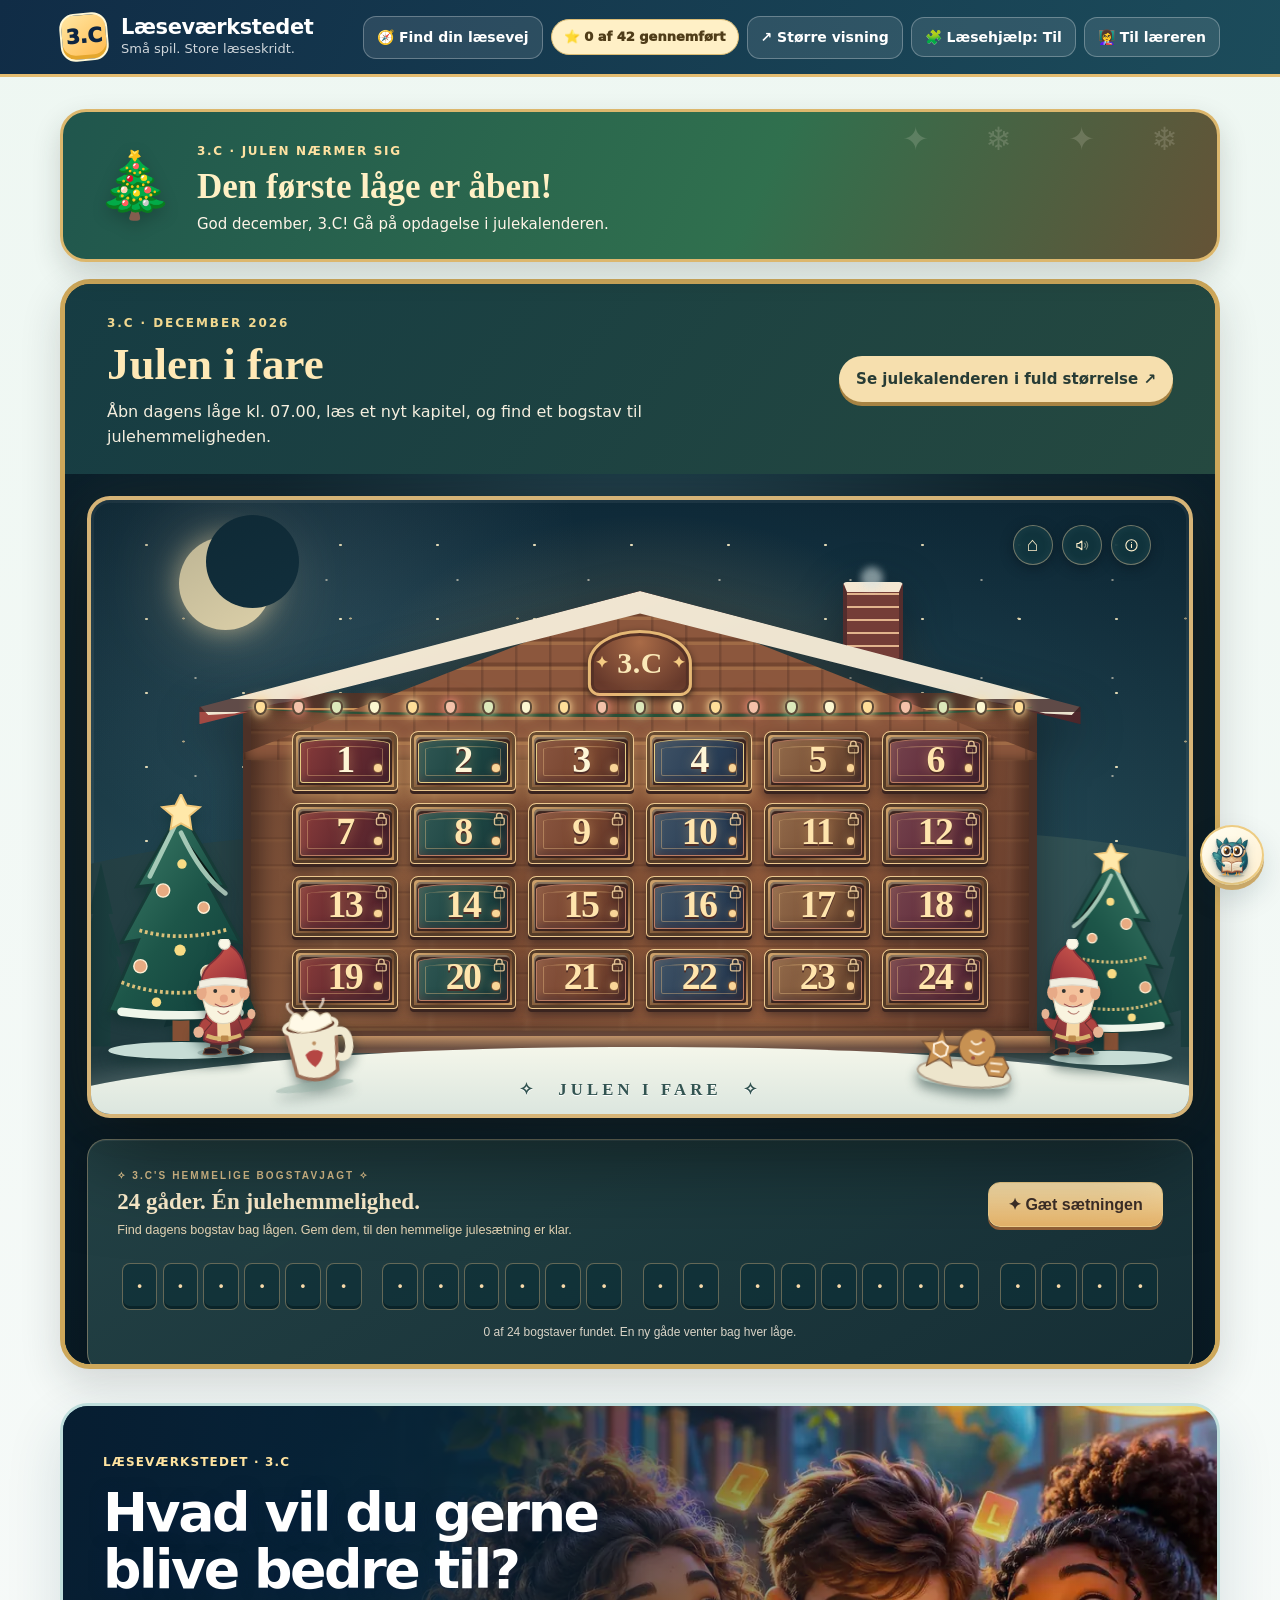
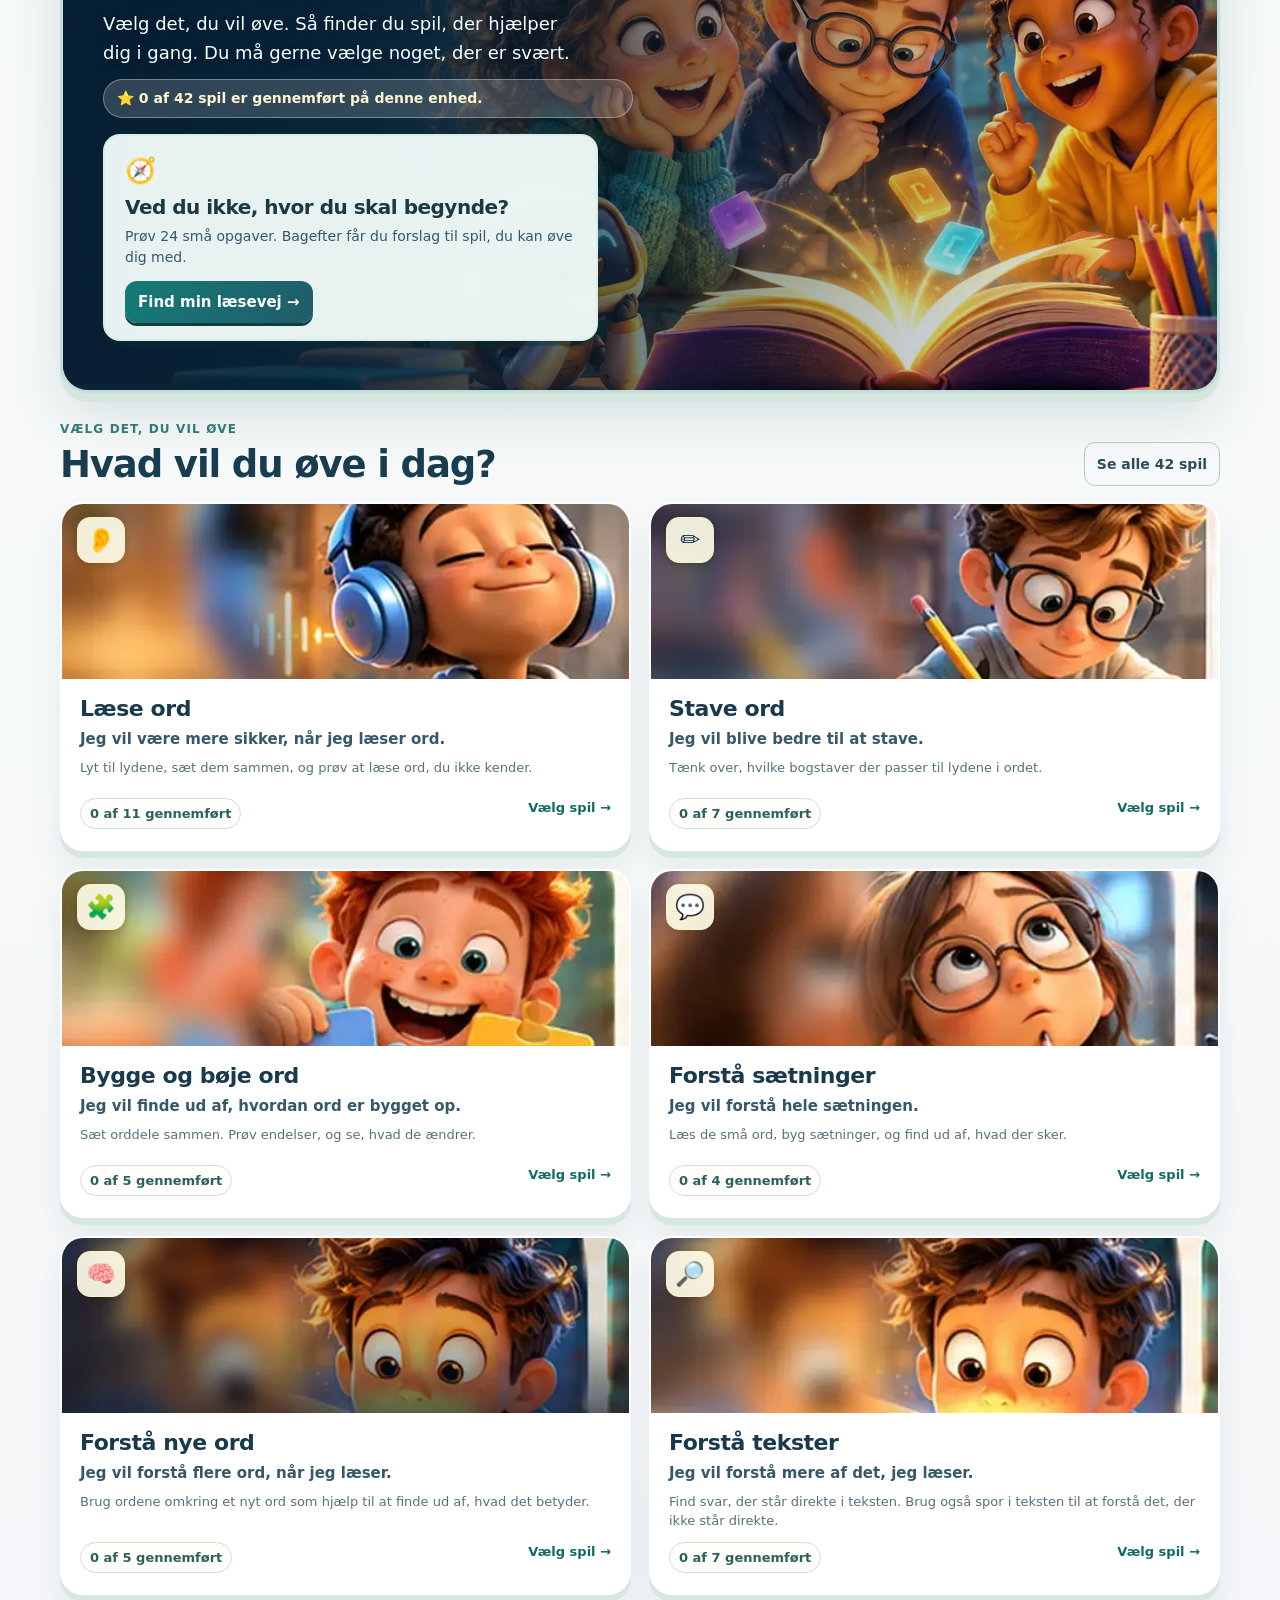
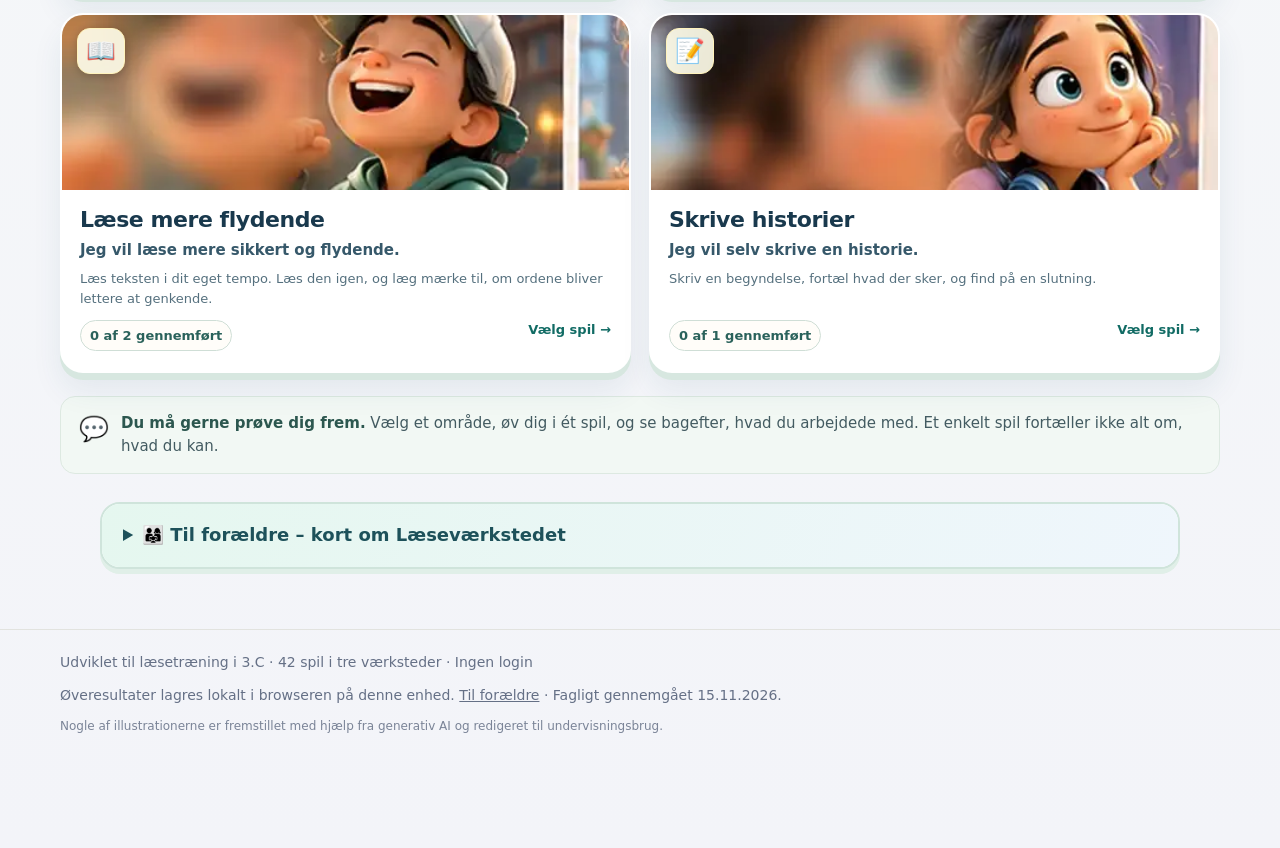
<file: index.html>
<!doctype html>
<html lang="da">
<head>
  <meta charset="UTF-8">
  <meta name="viewport" content="width=device-width, initial-scale=1">
  <link rel="stylesheet" href="laesemakker.css">
  <link rel="stylesheet" href="laeringsmaal.css">
  <link rel="stylesheet" href="site-quality.css">
  <script>if(new URLSearchParams(location.search).get('sites')==='1')document.documentElement.classList.add('sites-embed');</script>
  <meta name="theme-color" content="#19274a">
  <meta name="description" content="42 interaktive læse-, stave- og ordforrådsspil til 3.C. Selvstændige øveopgaver med læringsmål og læseråd.">
  <title>Læseværkstedet · 3.C</title>
  <style>
    :root{--navy:#19274a;--deep:#111d3b;--ink:#1c2b49;--muted:#52627c;--cream:#fffaf1;--paper:#fff;--line:#e4e8ef;--teal:#0d8b82;--mint:#d4f4e8;--coral:#f36d54;--peach:#ffe3d5;--gold:#ffc64f;--blue:#e3edff;--lav:#ede6ff;--shadow:0 14px 40px rgba(26,38,70,.08);--radius:24px}
    *{box-sizing:border-box}html{scroll-behavior:smooth}body{margin:0;background:var(--cream);color:var(--ink);font-family:ui-rounded,'Trebuchet MS',system-ui,-apple-system,BlinkMacSystemFont,'Segoe UI',sans-serif;font-size:18px;line-height:1.48}
    button,select{font:inherit}button{cursor:pointer}button:disabled{cursor:not-allowed;opacity:.55}button:focus-visible,a:focus-visible{outline:4px solid #f7aa18;outline-offset:4px}a{color:#006f75}
    .shell{width:min(1160px,calc(100% - 36px));margin:0 auto}.topbar{background:var(--navy);color:#fff;padding:13px 0;position:relative;z-index:2}.toprow{display:flex;align-items:center;gap:14px;justify-content:space-between;flex-wrap:wrap}.brand{display:flex;gap:13px;align-items:center;border:0;background:none;color:inherit;text-align:left;padding:0}.brand-mark{display:grid;place-items:center;width:48px;height:48px;background:var(--gold);color:var(--deep);border-radius:15px;font-size:20px;font-weight:950;box-shadow:inset 0 -4px 0 #e4a72d;transform:rotate(-5deg)}.brand-name{font-weight:900;letter-spacing:-.02em;font-size:21px;display:block;line-height:1.15}.brand-sub{font-size:13px;opacity:.8;display:block}.top-actions{display:flex;gap:8px;align-items:center;flex-wrap:wrap}.topbtn{background:rgba(255,255,255,.1);border:1px solid rgba(255,255,255,.28);border-radius:15px;padding:9px 13px;color:#fff;font-size:14px;font-weight:750}.topbtn:hover{background:rgba(255,255,255,.2)}
    main{padding:32px 0 72px}.hero{display:grid;grid-template-columns:1.45fr .85fr;gap:30px;align-items:center;background:#edf3ff;border:2px solid #dae6fb;border-radius:32px;padding:43px 44px;position:relative;overflow:hidden}.eyebrow{display:inline-flex;align-items:center;gap:7px;background:#fff;color:#285574;border-radius:50px;padding:6px 13px;font-size:14px;font-weight:850;letter-spacing:.02em}.hero h1{font-size:clamp(36px,5vw,58px);line-height:1.06;letter-spacing:-.055em;margin:18px 0 15px;font-weight:950;max-width:650px}.hero p{max-width:590px;margin:0 0 22px;font-size:19px;color:#405371}.hero-art{position:relative;min-height:275px;display:grid;place-items:center}.art-circle{position:absolute;width:250px;height:250px;border-radius:50%;background:#d5e7ff}.book-illustration{position:relative;font-size:125px;filter:drop-shadow(0 12px 2px rgba(36,57,101,.09));transform:rotate(-10deg)}.art-star{position:absolute;font-size:42px;transform:rotate(15deg)}.art-star.a{left:8%;top:12%}.art-star.b{right:8%;bottom:13%}.art-sticker{position:absolute;right:2%;top:9%;font-size:15px;font-weight:900;border-radius:16px;padding:9px 14px;background:#fff;transform:rotate(9deg);box-shadow:var(--shadow)}.hero-cta{display:inline-flex;gap:10px;align-items:center;background:var(--coral);color:#fff;border:0;border-radius:16px;padding:13px 21px;font-weight:900;box-shadow:0 5px 0 #ca4b37}.hero-cta:hover{transform:translateY(2px);box-shadow:0 3px 0 #ca4b37}.tiny-caption{font-size:15px;color:var(--muted)}.section-head{display:flex;align-items:end;justify-content:space-between;gap:16px;flex-wrap:wrap;margin:39px 0 18px}.section-head h2{font-size:clamp(27px,3.4vw,35px);margin:0;letter-spacing:-.035em}.section-head p{margin:5px 0 0;color:var(--muted);font-size:16px}.statline{font-weight:800;font-size:14px;background:white;border:1px solid var(--line);border-radius:99px;padding:8px 14px}.games-grid{display:grid;grid-template-columns:repeat(3,minmax(0,1fr));gap:17px}.game-card{background:#fff;border-radius:25px;border:2px solid #e8eaf0;padding:21px;display:flex;flex-direction:column;min-height:276px;box-shadow:0 5px 0 #e9edf3;transition:transform .15s,box-shadow .15s}.game-card:hover{transform:translateY(-3px);box-shadow:0 10px 0 #e9edf3}.game-card .icon-bubble{width:76px;height:70px;display:grid;place-items:center;font-size:39px;border-radius:22px;margin-bottom:16px}.game-card h3{font-size:22px;line-height:1.15;letter-spacing:-.02em;margin:0 0 8px}.game-card p{color:#56667f;font-size:15px;line-height:1.45;margin:0 0 16px;flex:1}.tag{display:inline-flex;border-radius:100px;padding:5px 9px;font-size:12px;font-weight:900;letter-spacing:.01em;background:#eef4f9;color:#375a70}.game-bottom{display:flex;justify-content:space-between;align-items:center;gap:9px}.start-card{padding:9px 12px;background:var(--navy);color:#fff;border:0;border-radius:12px;font-size:15px;font-weight:850}.start-card:hover{background:#29406f}.micro{font-size:13px;color:#627189;font-weight:650}.info-strip{margin-top:27px;display:flex;gap:16px;align-items:center;border-radius:20px;background:#fff;border:1px solid #e9e6da;padding:17px 20px}.info-strip .round{font-size:30px}.info-strip p{margin:0;font-size:15px;color:#506078}
    .play-top{display:flex;justify-content:space-between;align-items:center;gap:12px;flex-wrap:wrap;margin-bottom:24px}.back{border:1px solid #cfd9e7;background:#fff;padding:10px 16px;border-radius:15px;font-size:15px;font-weight:850;color:var(--ink)}.back:hover{background:#f2f6fd}.play-head{background:var(--navy);color:#fff;padding:24px 28px;border-radius:27px;display:grid;grid-template-columns:1fr auto;align-items:center;gap:15px}.play-head h1{margin:4px 0 7px;font-size:clamp(25px,3.6vw,36px);letter-spacing:-.035em}.play-head p{margin:0;font-size:16px;color:#e3ebff}.play-meta{font-size:15px;font-weight:800;background:rgba(255,255,255,.13);border-radius:14px;padding:10px 15px;text-align:center}.progress-track{height:11px;background:#dfe5ed;border-radius:99px;overflow:hidden;margin:17px 2px 26px}.progress-fill{height:100%;background:var(--teal);border-radius:inherit;transition:width .2s}.play-panel{padding:clamp(20px,4vw,38px);background:#fff;border:2px solid #e5e9ef;border-radius:28px;box-shadow:var(--shadow);min-height:420px}.prompt-label{text-transform:uppercase;letter-spacing:.12em;font-weight:900;color:#58718a;font-size:13px;margin-bottom:9px}.prompt{font-size:clamp(24px,3.5vw,32px);font-weight:900;letter-spacing:-.035em;line-height:1.22;margin:2px 0 15px}.instruction{font-size:16px;color:var(--muted);margin:0 0 16px}.small-actions{display:flex;flex-wrap:wrap;gap:9px;margin:13px 0 20px}.assist{background:#f4f8ff;border:1px solid #c9d9ee;border-radius:12px;font-size:15px;font-weight:750;color:#244b73;padding:9px 12px}.assist:hover{background:#dceaff}.assist.secondary{background:#fffaed;border-color:#f3dfab;color:#7f5712}.answers{display:grid;grid-template-columns:repeat(2,minmax(0,1fr));gap:12px;max-width:770px;margin:20px auto}.answer-btn{border:2px solid #d9e4ee;background:#f8fbff;color:var(--ink);border-radius:17px;padding:15px 15px;min-height:72px;font-size:clamp(19px,2.5vw,25px);font-weight:850;transition:background .1s,transform .1s}.answer-btn:hover{border-color:#88b6b6;background:#edf8f6}.answer-btn:active,.piece:active{transform:scale(.98)}.answer-btn.correct{background:#d9f8e9;border-color:#178a71}.answer-btn.wrong{background:#ffebe3;border-color:#e47459}.picture{display:grid;place-items:center;font-size:clamp(70px,11vw,110px);background:#f1f6ff;border-radius:25px;width:170px;height:160px;margin:0 auto 18px;border:2px solid #e0e8f6}.picture.compact{width:146px;height:134px;font-size:86px}.feedback{margin:19px 0 0;padding:12px 15px;border-radius:15px;border-left:5px solid #4e8bb2;background:#eef7ff;color:#1c4164;font-size:16px;font-weight:720;display:flex;gap:10px;align-items:center}.feedback.good{border-left-color:#0d8b72;background:#e8f8ef;color:#145b4b}.feedback.try{border-left-color:#e39133;background:#fff4df;color:#745319}.next-btn{background:#0a827c;color:#fff;border:0;border-radius:14px;padding:12px 20px;font-weight:850;font-size:16px;margin-top:15px;box-shadow:0 4px 0 #09635f}.next-btn:hover{transform:translateY(2px);box-shadow:0 2px 0 #09635f}.meter{display:flex;gap:8px;align-items:center;flex-wrap:wrap}.meter span{background:#fff;border:1px solid #dbe0e8;border-radius:20px;padding:6px 12px;font-weight:850;font-size:14px}
    .build-wrap{max-width:790px;margin:auto}.word-target{display:flex;justify-content:center;align-items:center;gap:4px;font-size:clamp(45px,7vw,70px);font-weight:950;letter-spacing:.015em;margin:6px 0 22px}.missing-part{border:3px dashed #8da9d1;background:#eff5ff;padding:0 16px;border-radius:16px;color:#41658c;min-width:106px;text-align:center;line-height:1.36}.drop-target{border:3px dashed #98abd1;background:#f3f7ff;border-radius:20px;min-height:92px;padding:16px;display:flex;justify-content:center;align-items:center;flex-wrap:wrap;gap:10px;margin:20px 0}.drop-target.drag-over{background:#e5f5ec;border-color:#0b8f79}.drop-note{color:#5e708e;font-size:15px;font-weight:750}.tiles{display:flex;justify-content:center;flex-wrap:wrap;gap:12px;margin:17px 0}.piece{display:inline-grid;place-items:center;min-width:84px;min-height:70px;border:2px solid #cadaee;background:#e8f2ff;color:#193d70;border-radius:17px;box-shadow:0 5px 0 #c2d5ed;font-weight:900;font-size:clamp(26px,3.5vw,36px);padding:10px 18px;touch-action:manipulation}.piece:hover{border-color:#6c94c3;background:#d6eafa}.piece.used{opacity:.35;pointer-events:none}.tile-in-slot{background:#dcf6e9;border:2px solid #70cba2;border-radius:12px;padding:10px 18px;min-width:69px;font-size:29px;font-weight:900;color:#146553}.tile-in-slot:hover{background:#fbe9e3}.text-center{text-align:center}.blend-source{font-size:14px;color:#546784;text-align:center;margin-top:4px}.check-actions{display:flex;justify-content:center;flex-wrap:wrap;gap:10px}.story-layout{display:grid;grid-template-columns:minmax(0,1.1fr) minmax(0,1fr);gap:22px}.reading-sheet{border:2px solid #e9e4d6;background:#fffcf4;border-radius:21px;padding:22px 25px;align-self:start}.reading-sheet .sheet-label{font-size:12px;letter-spacing:.12em;color:#8c714e;text-transform:uppercase;font-weight:950}.reading-sheet h2{font-size:25px;margin:7px 0 13px;letter-spacing:-.025em}.reading-sheet p{font-size:19px;line-height:1.85;margin:0;white-space:pre-line}.question-sheet{border:1px solid #e5e8ee;border-radius:21px;padding:21px;background:#fbfdff}.question-sheet .answers{grid-template-columns:1fr;gap:9px}.question-sheet .answer-btn{text-align:left;font-size:18px;min-height:59px}.level-pill{display:inline-flex;background:#edf2fa;color:#405980;padding:5px 10px;border-radius:100px;font-size:12px;font-weight:900}.sentence-list{display:grid;gap:10px;max-width:820px;margin:22px auto}.sentence-item{display:grid;grid-template-columns:auto 1fr auto;gap:13px;align-items:center;border:2px solid #d9e3eb;background:#f7fbff;border-radius:16px;padding:13px 15px}.sentence-num{width:34px;height:34px;display:grid;place-items:center;border-radius:50%;background:#dce8fc;font-size:15px;font-weight:900}.sentence-item .sentence-text{font-size:18px;font-weight:700}.move-buttons{display:flex;gap:5px}.move-btn{border:1px solid #bccddf;background:#fff;border-radius:9px;min-width:40px;height:40px;font-size:20px}.move-btn:hover{background:#e5ecfb}.sentence-item[draggable=true]{cursor:grab}.sentence-item.drag-over{outline:3px dashed var(--teal)}
    .maze-intro{display:flex;justify-content:space-between;gap:14px;flex-wrap:wrap;align-items:center;margin-bottom:14px}.cluster-picker{border:2px solid #c9d7e8;border-radius:13px;padding:7px 12px;background:#f9fcff;color:#183e6f;font-weight:850}.maze-zone{display:grid;grid-template-columns:minmax(0,1fr) minmax(190px,250px);gap:26px;align-items:start}.maze-board{display:grid;grid-template-columns:repeat(11,minmax(0,1fr));width:100%;max-width:640px;margin:auto;gap:3px;padding:7px;background:#15254a;border:4px solid #193466;border-radius:18px;box-shadow:0 10px 0 #aebede;aspect-ratio:11/9}.cell{background:#284272;border-radius:5px;display:flex;align-items:center;justify-content:center;position:relative;min-width:0;min-height:0;overflow:hidden}.cell.wall{background:#708df3;box-shadow:inset 0 0 0 2px #a9b7ff}.cell.floor:before{content:'';width:4px;height:4px;border-radius:50%;background:#bac6fa;position:absolute;opacity:.55}.maze-word{font-size:clamp(9px,1.65vw,14px);font-weight:1000;background:#fff9df;color:#14264c;padding:2px 2px;border-radius:5px;z-index:1;max-width:100%;overflow:hidden;text-overflow:ellipsis;line-height:1.1}.maze-word.hit{opacity:.2}.pac{position:relative;width:67%;height:67%;border-radius:50%;background:#ffd44b;z-index:4;box-shadow:inset -4px -4px 0 rgba(197,117,24,.3)}.pac:after{content:'';position:absolute;right:-2px;top:31%;width:0;height:0;border-top:8px solid transparent;border-bottom:8px solid transparent;border-left:13px solid #284272}.ghost{font-size:clamp(20px,3.3vw,31px);position:absolute;z-index:3}.maze-side{border:2px solid #e5e9f0;background:#fbfdff;border-radius:20px;padding:20px}.maze-side strong{font-size:19px}.maze-side p{font-size:15px;color:#54677d;margin:9px 0}.hearts{font-size:28px;letter-spacing:4px}.dpad{display:grid;grid-template-columns:repeat(3,62px);grid-template-rows:repeat(3,55px);justify-content:center;gap:5px;margin:23px 0 14px}.dpad button{border:2px solid #91a8d2;background:#e4edff;border-radius:13px;color:#203e74;font-size:27px;font-weight:900}.dpad button:hover{background:#bbd4ff}.dpad button:nth-child(1){grid-column:2;grid-row:1}.dpad button:nth-child(2){grid-column:1;grid-row:2}.dpad button:nth-child(3){grid-column:3;grid-row:2}.dpad button:nth-child(4){grid-column:2;grid-row:3}.goal{padding:12px;background:#e7f6ef;border-radius:15px;color:#14644d;font-weight:900;font-size:15px;margin:12px 0}.maze-log{min-height:55px;color:#28486c;font-weight:800;font-size:15px}
    .finish-wrap{text-align:center;background:#fff;border:2px solid #e3e9ee;border-radius:29px;padding:45px 30px;margin:24px auto;max-width:700px;box-shadow:var(--shadow)}.finish-emoji{font-size:95px}.finish-wrap h1{font-size:40px;line-height:1.13;margin:8px 0 13px;letter-spacing:-.03em}.finish-wrap p{font-size:19px;color:#485d76}.finish-score{font-weight:1000;color:#0d8c79;font-size:33px}.finish-buttons{display:flex;justify-content:center;gap:12px;flex-wrap:wrap;margin-top:22px}.finish-buttons button{padding:13px 18px;border-radius:13px;border:0;font-weight:900}.finish-buttons .again{background:var(--navy);color:white}.finish-buttons .home{background:#e5f0ff;color:#1b3c67}.foot{border-top:1px solid #e2e3df;padding:22px 0 35px;color:#657086;font-size:14px}.foot-inner{display:flex;justify-content:space-between;gap:12px;flex-wrap:wrap}.hidden{display:none!important}.sr-only{position:absolute;width:1px;height:1px;margin:-1px;padding:0;overflow:hidden;clip:rect(0,0,0,0);white-space:nowrap;border:0}.modal-back{position:fixed;inset:0;z-index:9;background:rgba(8,20,42,.7);display:grid;place-items:center;padding:18px}.modal{width:min(790px,100%);max-height:88vh;overflow:auto;background:white;border-radius:27px;padding:28px 33px;box-shadow:0 30px 80px rgba(0,0,0,.25)}.modal h2{font-size:29px;margin:0 0 12px}.modal h3{font-size:20px;margin-bottom:8px}.modal p,.modal li{font-size:16px;line-height:1.6}.modal ul{padding-left:23px}.modal-head{display:flex;justify-content:space-between;align-items:center;gap:12px}.close{background:#edf3fc;border:0;border-radius:12px;padding:9px 14px;font-weight:900}
    @media(max-width:870px){.games-grid{grid-template-columns:repeat(2,minmax(0,1fr))}.hero{grid-template-columns:1fr .53fr;padding:32px}.hero-art{min-height:200px}.art-circle{width:170px;height:170px}.book-illustration{font-size:85px}.maze-zone{grid-template-columns:1fr}.maze-side{display:grid;grid-template-columns:1fr 1fr;gap:12px}.dpad{margin:0 auto}.story-layout{grid-template-columns:1fr}.reading-sheet p{line-height:1.7}}
    @media(max-width:570px){body{font-size:17px}.shell{width:calc(100% - 22px)}main{padding-top:16px}.hero{grid-template-columns:1fr;padding:25px;border-radius:24px}.hero-art{display:none}.hero h1{font-size:38px}.games-grid{grid-template-columns:1fr}.game-card{min-height:0}.topbar{padding:11px 0}.brand-name{font-size:18px}.brand-sub{font-size:12px}.top-actions{width:100%;justify-content:flex-end}.topbtn{font-size:13px}.play-head{grid-template-columns:1fr;padding:21px}.play-meta{text-align:left}.play-panel{padding:16px;min-height:0}.answers{grid-template-columns:1fr}.answer-btn{min-height:62px}.maze-board{gap:1px;padding:3px;border-width:3px}.maze-word{font-size:9px;padding:1px}.maze-side{grid-template-columns:1fr}.dpad{grid-template-columns:repeat(3,54px);grid-template-rows:repeat(3,49px)}.word-target{font-size:43px}.missing-part{min-width:84px}.piece{min-width:67px;min-height:63px}.sentence-item{grid-template-columns:auto 1fr;gap:9px}.move-buttons{grid-column:2}.modal{padding:20px}.reading-sheet{padding:17px}.reading-sheet p{font-size:18px}}
    @media(prefers-reduced-motion:reduce){*,*:before,*:after{scroll-behavior:auto!important;transition:none!important;animation:none!important}}
    @media print{.top-actions,.back,.foot,.finish-buttons,.dpad,.small-actions,.next-btn{display:none!important}body{background:#fff}main{padding:0}.hero,.game-card,.play-panel{box-shadow:none}}
  /* Nye aktiviteter og tydelig opdeling af afkodning og læseforståelse */
.filter-bar{display:flex;flex-wrap:wrap;gap:9px;margin:0 0 21px}
.filter-button{border:2px solid #d4dfeb;border-radius:999px;padding:11px 17px;background:#fff;color:#1b3557;font-size:15px;font-weight:850}
.filter-button.active{background:#19274a;border-color:#19274a;color:#fff}
.filter-button:hover{border-color:#647b9b}
.filter-count{display:inline-block;font-size:12px;opacity:.78;margin-left:6px}
.game-card .tag.decode{background:#e3f4fc;color:#255c79}
.game-card .tag.comprehension{background:#fff0d6;color:#835a1b}
.game-card{min-height:283px}
.game-card .new-label{align-self:flex-end;font-size:12px;font-weight:900;background:#fff2ca;border-radius:99px;padding:3px 9px;color:#71521b;margin-top:-4px;margin-bottom:8px}
.double-highlight{background:#ffe187;border-radius:7px;padding:0 2px;box-decoration-break:clone}
.word-reveal{font-size:clamp(36px,6vw,52px);font-weight:950;letter-spacing:.03em;margin:17px auto 0}
.reason{color:#315d56;font-weight:750;font-size:16px}
.center-actions{justify-content:center}
.syllable-drop{min-height:102px}
.sort-word{display:inline-block;background:#f9d773;color:#1e2e4d;font-size:clamp(35px,6vw,56px);font-weight:950;border:3px solid #dba931;border-radius:21px;box-shadow:0 6px 0 #b88a20;padding:20px 35px;margin:12px 0 29px;cursor:grab;user-select:none}
.sort-bins{display:grid;grid-template-columns:repeat(3,minmax(0,1fr));gap:13px;margin:10px auto 25px;max-width:740px}
.sort-bin{background:#f0f6ff;border:3px dashed #8ea6cc;border-radius:20px;padding:19px 8px;min-height:112px;color:#173659;display:flex;flex-direction:column;gap:4px;align-items:center;justify-content:center}
.sort-bin span{font-size:13px;font-weight:780;color:#536f91}
.sort-bin strong{font-size:clamp(26px,4vw,40px);line-height:1.2}
.sort-bin:hover,.sort-bin.drag-over{background:#d8f2e6;border-color:#138676}
.sort-bin.selected{border-style:solid;border-color:#16886d;background:#d8f8e6}
.sentence-track{min-height:115px;border:3px dashed #8aa6c6;background:#f6faff;border-radius:20px;margin:18px 0;padding:14px;display:flex;gap:8px;align-items:center;justify-content:center;flex-wrap:wrap}
.train-wagon{border:2px solid #e1b65b;background:#fff2c4;color:#294264;font-size:clamp(17px,2.5vw,23px);font-weight:860;padding:12px 15px;border-radius:12px;box-shadow:0 4px 0 #dfc484}
.train-wagon:hover{background:#ffe59a}
.word-tiles .word-piece{font-size:clamp(16px,2.5vw,23px);min-width:0;min-height:57px;padding:10px 15px}
.evidence-note{margin:17px 0 4px;background:#eaf7ee;border-left:5px solid #1c916f;border-radius:13px;padding:15px;color:#245e49;font-size:15px}
.evidence-note p{margin:7px 0 0;font-size:15px;white-space:normal}
.text-mark{background:#ffe18d;padding:0 2px;border-radius:3px;color:#293f49}
@media(max-width:570px){.filter-button{font-size:14px;padding:10px 12px}.sort-bins{gap:7px}.sort-bin{min-height:88px}.sort-word{padding:16px 23px}.word-tiles .word-piece{padding:9px 12px}.sentence-track{padding:10px}.game-card .new-label{margin-top:0}}


    /* Google Sites: kompakt visning aktiveres kun med ?sites=1 */
    .open-full-site{display:none;text-decoration:none;align-items:center}
    .sites-embed .open-full-site{display:inline-flex}
    .sites-embed body{background:#fffaf1}
    .sites-embed .shell{width:min(1160px,calc(100% - 24px))}
    .sites-embed .topbar{padding:8px 0}
    .sites-embed .brand-mark{width:40px;height:40px;border-radius:12px}
    .sites-embed .brand-name{font-size:18px}
    .sites-embed .brand-sub{font-size:12px}
    .sites-embed main{padding:18px 0 40px}
    .sites-embed .hero{grid-template-columns:1fr;padding:25px 29px;border-radius:22px}
    .sites-embed .hero-art{display:none}
    .sites-embed .hero h1{font-size:clamp(28px,3.5vw,43px);margin:11px 0}
    .sites-embed .hero p{font-size:17px;margin-bottom:16px}
    .sites-embed .section-head{margin:25px 0 15px}
    .sites-embed .section-head h2{font-size:27px}
    .sites-embed .games-grid{gap:13px}
    .sites-embed .game-card{min-height:232px;padding:16px;border-radius:20px}
    .sites-embed .game-card .icon-bubble{width:60px;height:56px;font-size:32px;margin-bottom:11px;border-radius:16px}
    .sites-embed .game-card h3{font-size:20px}
    .sites-embed .game-card p{margin-bottom:11px}
    .sites-embed .foot{display:none}
    @media(max-width:760px){
      .sites-embed .games-grid{grid-template-columns:repeat(2,minmax(0,1fr))}
      .sites-embed .hero{padding:20px 22px}
      .sites-embed .top-actions{gap:6px}
      .sites-embed .topbtn{padding:8px 10px;font-size:12px}
    }
    @media(max-width:500px){
      .sites-embed .games-grid{grid-template-columns:1fr}
      .sites-embed .game-card{min-height:0}
      .sites-embed .toprow{align-items:flex-start}
      .sites-embed .hero h1{font-size:30px}
      .sites-embed .hero p{font-size:16px}
      .sites-embed .shell{width:calc(100% - 18px)}
      .sites-embed .top-actions{width:100%;justify-content:flex-start}
    }
  
/* Læseunivers: original, letvægts animeret bog og detektivscene */
body{background:radial-gradient(ellipse at 12% 0%,#f4ecff,transparent 27%),radial-gradient(ellipse at 100% 20%,#e8f7f5,transparent 34%),#fffaf1}
.hero.reading-hero{grid-template-columns:minmax(0,1.12fr) minmax(260px,.88fr);gap:20px;min-height:405px;padding:38px 42px;background:linear-gradient(125deg,#121f42,#273c70 58%,#32617b);border:2px solid #26345f;box-shadow:0 10px 0 #dce6f3,0 25px 50px #15274a18;color:white;isolation:isolate}
.reading-hero::before{content:"";position:absolute;inset:0;z-index:-1;background:radial-gradient(ellipse at 76% 46%,#b2a1ff42,transparent 37%)}
.reading-hero .eyebrow{background:#ffffff19;border:1px solid #ffffff40;color:#e6f2ff;font-size:12px;letter-spacing:.09em;padding:8px 13px}
.reading-hero h1{font-size:clamp(41px,5.15vw,65px);line-height:1.03;letter-spacing:-.055em;margin:16px 0 19px;color:#fff}
.reading-hero h1 span{color:#ffdf85}
.reading-hero p{font-size:clamp(17px,1.8vw,20px);line-height:1.53;color:#dfecff;max-width:540px;margin:0 0 17px}
.reading-chipline,.reading-actions,.detective-actions{display:flex;gap:9px;align-items:center;flex-wrap:wrap}
.reading-chipline{margin:19px 0 21px}.reading-chipline span{color:#f8fbff;background:#ffffff19;border:1px solid #ffffff30;font-size:12px;font-weight:850;padding:7px 11px;border-radius:90px}
.reading-hero .hero-cta{background:#ffcb66;color:#1b3351;box-shadow:0 5px 0 #bd903f;font-size:15px}
.reading-alt{display:inline-flex;align-items:center;min-height:48px;border:1px solid #ffffff8a;border-radius:15px;color:white;text-decoration:none;font-size:14px;font-weight:850;padding:11px 14px}
.reading-alt:hover{background:#ffffff22}
.reading-art{min-height:325px;perspective:760px}
.reading-halo{position:absolute;width:300px;height:300px;background:radial-gradient(circle,#b2b6ff70,transparent 70%);border-radius:50%;animation:read-pulse 6s ease-in-out infinite}
.reading-book{position:relative;width:272px;height:177px;transform:rotate(-8deg) rotateX(6deg);filter:drop-shadow(0 23px 15px #08173370);animation:read-float 5s ease-in-out infinite}
.reading-book::before{content:"";position:absolute;inset:4px -7px -8px;background:#cb844f;border:8px solid #dba963;border-radius:14px}
.reading-page{position:absolute;top:1px;height:168px;width:49%;border:2px solid #e9d4b6;border-radius:8px;background:#fff9ec;overflow:hidden}
.reading-page.left{left:0;background:linear-gradient(100deg,#efddc0,#fff9eb)}
.reading-page.right{right:0;background:linear-gradient(90deg,#fff8dc,#fffdf5)}
.reading-page.flip{left:50%;z-index:2;transform-origin:0 50%;backface-visibility:visible;animation:read-flip 7.4s ease-in-out infinite}
.reading-page i{display:block;margin:39px auto 0;width:69%;height:56px;background:repeating-linear-gradient(to bottom,#d8c7aa 0 2px,transparent 2px 10px);opacity:.77}
.reading-page b{position:absolute;bottom:13px;right:18px;font-size:30px;color:#e7b858}
.reading-spine{position:absolute;left:49.5%;top:0;width:7px;height:172px;z-index:3;border-radius:7px;background:#bb9876;box-shadow:1px 0 4px #69452f52}
.reading-letter{position:absolute;display:grid;place-items:center;width:55px;height:55px;background:#fff0c5;border-radius:16px;color:#223653;font-size:26px;font-weight:950;box-shadow:0 7px 0 #c49451,0 13px 20px #0c1a3e5a;animation:read-drift 5s ease-in-out infinite}
.reading-letter.a{left:2%;top:7%;animation-delay:-2s;rotate:-12deg}.reading-letter.b{right:2%;top:3%;background:#d3f9ef;box-shadow:0 7px 0 #82bcae;animation-delay:-1s;rotate:11deg}.reading-letter.c{right:9%;bottom:8%;background:#ecd9ff;box-shadow:0 7px 0 #ae90cf;animation-delay:-3s}
.reading-spark{position:absolute;left:10%;bottom:18%;font-size:36px;color:#ffd96d;animation:read-twinkle 2.9s infinite}
.reading-sticker{position:absolute;left:0;bottom:0;color:#1e345c;font-weight:950;font-size:11px;letter-spacing:.02em;background:#fff;border-radius:12px;padding:10px;rotate:-6deg;box-shadow:0 6px 0 #d5e5ff}
@keyframes read-flip{0%,13%,80%,100%{transform:rotateY(0deg)}40%,61%{transform:rotateY(-158deg)}}
@keyframes read-float{0%,100%{transform:rotate(-8deg) translateY(0)}50%{transform:rotate(-6deg) translateY(-10px)}}
@keyframes read-pulse{0%,100%{scale:.91;opacity:.8}50%{scale:1.1;opacity:1}}
@keyframes read-drift{0%,100%{translate:0 0}50%{translate:0 -11px}}
@keyframes read-twinkle{0%,100%{opacity:.5;scale:.8}50%{opacity:1;scale:1.18}}
.reading-feature{display:grid;grid-template-columns:195px minmax(0,1fr);align-items:center;gap:19px;margin:29px 0 22px;padding:24px 26px;border:2px solid #eddbb6;border-radius:26px;background:linear-gradient(115deg,#fff3d9,#fffaf1 64%,#f2eefc);box-shadow:0 6px 0 #f3e6cf}
.detective-visual{position:relative;min-height:162px;isolation:isolate}
.detective-paper{position:absolute;display:grid;place-items:center;width:108px;height:133px;border-radius:11px;border:2px solid #c5d6e9;background:#fff;box-shadow:0 8px 0 #c9d9e8;font-size:28px;font-weight:950;color:#708aaa;left:26px;top:12px;rotate:-10deg;animation:read-paper 5s ease-in-out infinite}
.detective-paper.p2{left:70px;top:8px;background:#e4faf4;border-color:#b6ded3;box-shadow:0 8px 0 #a9d6c8;rotate:8deg;animation-delay:-2s}
.detective-glass{position:absolute;top:29px;left:69px;width:90px;height:90px;border:10px solid #214d69;border-radius:50%;background:#bcf3e954;box-shadow:inset 0 0 0 3px #defff9;z-index:2;animation:read-search 5.5s ease-in-out infinite}
.detective-glass::after{content:"";position:absolute;left:60px;top:57px;width:68px;height:17px;background:#214d69;border-radius:10px;transform:rotate(46deg);transform-origin:13px center}
.detective-star{position:absolute;left:2px;top:4px;font-size:32px;color:#dda32f;animation:read-twinkle 2.7s infinite}
@keyframes read-search{0%,100%{transform:translate(0,0) rotate(-10deg)}50%{transform:translate(10px,12px) rotate(5deg)}}
@keyframes read-paper{0%,100%{translate:0 0}50%{translate:0 -6px}}
.detective-label{font-size:12px;color:#825c2a;font-weight:950;letter-spacing:.09em}
.detective-content h2{margin:8px 0 8px;font-size:clamp(25px,3.2vw,34px);line-height:1.17;letter-spacing:-.03em}
.detective-content p{margin:0 0 17px;color:#51637c;font-size:16px;line-height:1.55}
.detective-actions a{display:inline-flex;align-items:center;padding:11px 16px;border-radius:13px;background:#263c63;text-decoration:none;color:white;font-weight:900;font-size:14px;min-height:44px}
.detective-actions a:nth-child(2){background:#0a8376}.detective-actions a.allgames{background:transparent;color:#304966;text-decoration:underline;text-underline-offset:3px;padding-left:4px;padding-right:4px}
.game-card{box-shadow:0 5px 0 #e9edf3,0 11px 25px #243b5d10}.game-card:hover{transform:translateY(-4px) rotate(-.2deg)}
@media(max-width:950px){.hero.reading-hero{grid-template-columns:1fr .55fr;padding:28px}.reading-book{scale:.78}.reading-feature{grid-template-columns:150px 1fr}.detective-visual{scale:.8;transform-origin:center left}}
@media(max-width:670px){.hero.reading-hero{grid-template-columns:1fr;padding:25px 22px;gap:0}.reading-hero h1{font-size:clamp(37px,8.9vw,48px)}.reading-hero p{font-size:17px}.reading-hero .hero-art{display:grid;min-height:235px;max-height:235px;overflow:hidden}.reading-book{scale:.69}.reading-halo{width:210px;height:210px}.reading-sticker{display:none}.reading-letter{scale:.75}.reading-feature{grid-template-columns:1fr;gap:0;padding:22px}.detective-visual{min-height:112px;scale:.65;transform-origin:top left}.detective-content{margin-top:-38px}}
@media(prefers-reduced-motion:reduce){.reading-book,.reading-page.flip,.reading-letter,.reading-halo,.reading-spark,.detective-paper,.detective-glass,.detective-star{animation:none!important}}

.reading-start-second{display:inline-flex;align-items:center;min-height:46px;padding:11px 14px;background:#ffffff14;color:#fff;border:1px solid #ffffff80;border-radius:14px;font-size:14px;font-weight:850;box-shadow:none}.reading-start-second:hover{background:#ffffff28}.reading-actions>.hero-cta{text-align:center}

/* Brugerfeedback 5.D: større instruktioner, tydelige svar og rolig farvevariation */
.game-card p{font-size:16px;line-height:1.55;color:#415473}
.play-head p{font-size:18px;line-height:1.55}
.instruction{font-size:18px;line-height:1.55;color:#3b506c}
.maze-log{font-size:17px;line-height:1.5}
.game-card:nth-child(3n+1){background:linear-gradient(180deg,#fff,#fffaf0)}
.game-card:nth-child(3n+2){background:linear-gradient(180deg,#fff,#f2fbf9)}
.game-card:nth-child(3n+3){background:linear-gradient(180deg,#fff,#f5f4ff)}
.maze-levels{display:flex;align-items:center;flex-wrap:wrap;gap:8px;margin:15px 0 16px;padding:10px 12px;border-radius:14px;background:#f3f7ff}
.maze-levels strong{font-size:15px;margin-right:5px;color:#29405f}
.maze-levels button{border:2px solid #cbd9ea;background:#fff;color:#253d5f;border-radius:11px;padding:8px 11px;min-height:40px;font-size:15px;font-weight:850}
.maze-levels button[aria-pressed="true"]{background:#1d466c;color:#fff;border-color:#1d466c}
.maze-levels button:focus-visible{outline:3px solid #deaf4f;outline-offset:2px}
@media(max-width:650px){.play-head p{font-size:17px}.instruction{font-size:17px}.maze-levels strong{width:100%}}

.explain-why{display:inline-flex;align-items:center;gap:5px;background:#fff7e8;border:2px solid #dcb978;color:#62471f;font-size:16px;font-weight:850;border-radius:12px;padding:10px 14px;margin-top:10px;min-height:44px}
.explain-why:hover{background:#ffedcd}.explain-why:focus-visible{outline:3px solid #dfaa43;outline-offset:2px}

.vowel-discovery{border-left:5px solid #deae62;border-radius:13px;padding:13px 17px;background:#fff4dd;text-align:left;color:#503e24;font-size:16px;line-height:1.55;margin:16px auto;max-width:660px}
.vowel-buttons{display:grid;grid-template-columns:repeat(2,minmax(0,1fr));gap:12px;margin:16px auto;max-width:620px}
.vowel-buttons button{border:2px solid #bdd4df;background:#eaf3ff;color:#203b59;border-radius:16px;font-weight:950;font-size:20px;min-height:72px;padding:14px}
.vowel-buttons button:first-child{background:#fff0da;border-color:#e9c486}
.vowel-buttons button:focus-visible{outline:3px solid #d5a858;outline-offset:3px}
.double-word-reveal{font-size:30px;font-weight:900;color:#2d5374}
@media(max-width:540px){.vowel-buttons{grid-template-columns:1fr}}

.morph-feature{border:2px solid #cbe4d7;background:linear-gradient(125deg,#ecfff5,#f5fbff 70%,#fff5d9);border-radius:24px;padding:25px 27px;margin:26px 0;box-shadow:0 6px 0 #e1eee7}
.morph-feature-intro h2{font-size:clamp(25px,3.5vw,33px);margin:6px 0;letter-spacing:-.035em}
.morph-feature-intro p{font-size:16px;line-height:1.6;color:#4b5f74;margin:0 0 15px;max-width:760px}
.morph-tag{color:#175e55;font-size:12px;font-weight:950;letter-spacing:.08em}
.morph-feature-cards{display:grid;grid-template-columns:repeat(3,minmax(0,1fr));gap:12px}
.morph-feature-cards>a{display:flex;flex-direction:column;gap:4px;align-items:flex-start;background:#fff;color:#213c57;text-decoration:none;border:2px solid #d3e7e5;border-radius:17px;padding:17px;min-height:150px;box-shadow:0 4px 0 #d9e9e4}
.morph-feature-cards>a:hover{transform:translateY(-3px);box-shadow:0 7px 0 #d9e9e4}
.morph-feature-cards>a>span{font-size:34px}.morph-feature-cards strong{font-size:19px;line-height:1.2}.morph-feature-cards small{font-size:14px;line-height:1.45;color:#516a7e}
@media(max-width:760px){.morph-feature-cards{grid-template-columns:1fr}.morph-feature-cards>a{min-height:110px}.morph-feature{padding:18px}}

.level-picker{display:flex;align-items:center;gap:8px;flex-wrap:wrap;border:2px solid #d7e6df;background:#f2fbf6;padding:11px 13px;border-radius:17px;margin:14px 0 18px}
.level-picker strong{font-size:15px;color:#285a4f}
.level-picker button{min-height:43px;padding:8px 12px;background:#fff;border:2px solid #b8d6d0;border-radius:12px;font-size:14px;font-weight:900;color:#20483e}
.level-picker button[aria-pressed="true"]{background:#177d72;color:#fff;border-color:#177d72}
.level-picker small{width:100%;font-size:12px;line-height:1.45;color:#526e64}
.level-picker button:focus-visible{outline:3px solid #e1a23c;outline-offset:2px}
@media(max-width:550px){.level-picker button{flex:1 1 auto}}

.progress-counter{display:inline-flex;align-items:center;padding:7px 12px;border-radius:100px;background:#fff0c6;border:1px solid #dbbc75;color:#503d19;font-size:13px;font-weight:950;white-space:nowrap}
.writing-feature{display:flex;justify-content:space-between;align-items:center;gap:17px;flex-wrap:wrap;margin:23px 0;padding:22px 25px;border:2px solid #d9c8f1;border-radius:23px;background:linear-gradient(100deg,#f6efff,#fffaf1 70%,#ecfbf2);box-shadow:0 5px 0 #e9e2f3}
.writing-feature>div{max-width:690px}.writing-tag{font-size:12px;font-weight:950;letter-spacing:.09em;color:#6e5092}.writing-feature h2{font-size:clamp(25px,3.3vw,32px);margin:5px 0}.writing-feature p{margin:0;color:#526278;font-size:16px;line-height:1.6}
.writing-feature a{padding:13px 16px;border-radius:14px;background:#5d4a94;color:white;text-decoration:none;font-size:14px;font-weight:900;white-space:nowrap}
@media(max-width:550px){.progress-counter{font-size:12px;padding:6px 9px}.writing-feature a{white-space:normal;width:100%;text-align:center}}

/* Forside 3.C: Start med læringsbehovet – ikke en lang liste af spil */
.choice-home{padding-bottom:32px}.choice-hero{display:grid;grid-template-columns:minmax(0,1.6fr) minmax(260px,.85fr);gap:22px;align-items:stretch;padding:31px 35px;background:linear-gradient(120deg,#172f53,#265d6e);color:#fff;border-radius:25px;margin:22px 0 28px;box-shadow:0 7px 0 #dee9ec}
.choice-hero-copy{display:flex;flex-direction:column;justify-content:center;gap:12px}.choice-eyebrow{display:block;font-size:12px;font-weight:900;letter-spacing:.095em;color:#367c75}
.choice-hero .choice-eyebrow{color:#b9f0df}.choice-hero h1{font-size:clamp(33px,4.3vw,54px);line-height:1.1;letter-spacing:-.045em;margin:0;max-width:660px}.choice-hero p{line-height:1.58;font-size:18px;margin:0;max-width:610px;color:#f3f8fa}
.choice-progress{color:#fff5cf;font-size:14px;font-weight:800}.choice-help{border:1px solid #cde7e6;background:#f4fcf8;color:#263e50;border-radius:19px;padding:22px;display:flex;flex-direction:column;justify-content:center;align-items:flex-start;gap:9px}
.choice-help-icon{font-size:34px}.choice-help h2{font-size:21px;line-height:1.24;letter-spacing:-.025em;margin:0;color:#183a40}.choice-help p{font-size:15px;color:#455d67;line-height:1.55}.choice-help a{background:#205f56;color:#fff;border-radius:12px;padding:10px 13px;font-size:15px;font-weight:900;text-decoration:none;margin-top:6px}
.choice-heading{display:flex;justify-content:space-between;gap:12px;align-items:end;flex-wrap:wrap;margin:0 0 16px}.choice-heading h2{font-size:clamp(26px,3.3vw,37px);margin:4px 0 0;letter-spacing:-.03em;line-height:1.18}
.choice-show-all{background:transparent;border:1px solid #b5cbd0;padding:10px 12px;font-weight:800;color:#2a4d58;font-size:14px;border-radius:11px;min-height:44px}
.choice-category-grid{display:grid;grid-template-columns:repeat(2,minmax(0,1fr));gap:15px}
.choice-category{font:inherit;display:flex;gap:16px;align-items:flex-start;text-align:left;min-height:182px;padding:22px;background:var(--category-bg,#f1f7ff);border:2px solid #d3dfe1;border-radius:21px;color:#203747;box-shadow:0 5px 0 #e4e8e7;transition:transform .12s,box-shadow .12s,border-color .12s}
.choice-category:hover{transform:translateY(-3px);box-shadow:0 8px 0 #dde7e3;border-color:#74a89e}.choice-category[aria-pressed="true"]{border-color:#155f55;box-shadow:0 5px 0 #aad1c5}
.choice-category-icon{font-size:36px;line-height:1.1;background:#ffffffb8;border:1px solid #ffffffd6;border-radius:15px;display:grid;place-items:center;min-width:65px;height:65px}
.choice-category-content{display:flex;flex-direction:column;flex:1;gap:5px;min-width:0}.choice-category-content>strong{font-size:23px;line-height:1.25;letter-spacing:-.02em;color:#233a50}.choice-category-wish{font-size:16px;color:#2e4d5e;line-height:1.47;font-weight:750}
.choice-category-hint{font-size:14px;line-height:1.52;color:#50677a;margin:4px 0 9px}.choice-category-foot{display:flex;justify-content:space-between;gap:8px;flex-wrap:wrap;margin-top:auto;font-size:13px;font-weight:900;color:#16685c}
.choice-selected{scroll-margin-top:18px;margin:29px 0 21px;background:#fff;border:1px solid #dbe6e5;border-radius:24px;padding:24px;box-shadow:0 8px 25px #284a4a0d}
.choice-back{background:transparent;border:0;color:#205e56;font-weight:800;font-size:14px;padding:0 0 12px;text-align:left;display:block}
.choice-selected-heading .choice-eyebrow{margin:3px 0 5px}.choice-selected-heading h2{font-size:clamp(27px,3vw,35px);letter-spacing:-.03em;line-height:1.2;margin:0 0 5px}
.choice-selected-heading>p{margin:3px 0;color:#3d5166;font-size:17px}.choice-selected-heading .choice-selected-hint{font-size:15px;color:#526779}.choice-count{display:inline-block;font-weight:800;font-size:13px;color:#476076;background:#eaf5f3;border-radius:99px;padding:7px 11px;margin-top:11px}
.choice-level-pick{margin:16px 0 22px;border-top:1px solid #e7eeed;padding-top:14px}.choice-level-pick .level-picker{margin:0}.choice-level-pick>p{font-size:13px;color:#59717c;margin:7px 0 0}
.choice-game-grid{display:grid;grid-template-columns:repeat(2,minmax(0,1fr));gap:12px}
.learning-game-card{display:flex;gap:12px;align-items:flex-start;flex-wrap:wrap;border:1px solid #dce6e8;background:#faffff;border-radius:16px;padding:17px;min-height:166px}
.learning-game-icon{font-size:33px;background:#f0f6f8;border-radius:11px;min-width:52px;height:52px;display:grid;place-items:center}.learning-game-content{flex:1 1 170px;min-width:0}.learning-game-content h3{font-size:19px;line-height:1.3;margin:0 0 6px;color:#223b51}.learning-game-content p{font-size:15px;line-height:1.55;color:#536676;margin:0}.learning-game-content small{font-size:12px;color:#287565;font-weight:800}
.learning-start{display:inline-flex;justify-content:center;align-items:center;margin-left:auto;align-self:flex-end;text-decoration:none;background:#214f68;color:white;border:0;border-radius:11px;padding:10px 13px;min-height:43px;white-space:nowrap;font-size:14px;font-weight:850}
.choice-footer-note{display:flex;gap:12px;align-items:flex-start;background:#f2f8f4;border:1px solid #dde9e1;padding:15px 18px;border-radius:15px;margin:23px 0 2px}
.choice-footer-note>span{font-size:24px}.choice-footer-note p{font-size:15px;line-height:1.55;margin:0;color:#435b61}.choice-footer-note strong{color:#2c574f}
.choice-home :is(button,a):focus-visible{outline:3px solid #dba33c;outline-offset:3px}
@media(max-width:760px){.choice-hero{grid-template-columns:1fr;padding:26px}.choice-hero h1{font-size:38px}.choice-category{padding:17px}.choice-game-grid{grid-template-columns:1fr}}
@media(max-width:600px){.choice-category-grid{grid-template-columns:1fr}.choice-category{min-height:150px}.choice-category-icon{min-width:55px;height:55px;font-size:29px}.choice-category-content>strong{font-size:21px}.choice-selected{padding:17px}.choice-hero{padding:23px 20px}.choice-hero h1{font-size:35px}.choice-help{padding:18px}}
@media(prefers-reduced-motion:reduce){.choice-category{transition:none}.choice-category:hover{transform:none}}

.micro-goal{border:1px solid #b6d7d1;background:#e8f8f3;color:#294d48;font-size:15px;line-height:1.55;padding:10px 14px;margin:13px 0 10px;border-radius:12px}
.micro-goal strong{font-weight:900;color:#164f47}
</style>
<link rel="stylesheet" href="design-3d.css">
<style id="jul-3c-integration">
.christmas-opening{background:#102c36;border:5px solid #cda75a;border-radius:30px;overflow:hidden;margin:0 0 34px;box-shadow:0 16px 40px rgba(28,37,42,.16)}
.christmas-opening-head{padding:24px clamp(20px,4vw,42px);display:flex;justify-content:space-between;align-items:center;gap:22px;flex-wrap:wrap;background:linear-gradient(125deg,#163c43,#254940);color:#fffbeb}
.christmas-kicker{color:#f2d890;font-size:12px;font-weight:900;letter-spacing:.16em}
.christmas-opening h2{font-family:Georgia,serif;font-size:clamp(29px,4vw,45px);line-height:1.05;font-weight:700;margin:7px 0 10px;color:#ffe9b6}
.christmas-opening p{font-size:16px;line-height:1.6;margin:0;max-width:670px;color:#f5efdf}
.christmas-fullscreen{background:#f6dfae;color:#283c35;text-decoration:none;padding:12px 17px;border-radius:99px;font-size:15px;font-weight:900;white-space:nowrap;box-shadow:0 4px 0 #a78343}
.christmas-fullscreen:hover{background:#fff0cb;transform:translateY(1px)}
.christmas-frame{border:0;display:block;width:100%;height:890px;background:#102c36}
@media(max-width:800px){.christmas-frame{height:680px}.christmas-opening-head{padding:20px 22px}}
@media(max-width:570px){.christmas-opening{margin-bottom:24px;border-width:3px;border-radius:21px}.christmas-opening-head{gap:14px}.christmas-frame{height:530px}.christmas-fullscreen{white-space:normal}}

/* Nedtælling til første julelåge, 1. december kl. 07.00 dansk tid */
.christmas-countdown{position:relative;isolation:isolate;display:flex;align-items:center;gap:22px;flex-wrap:wrap;background:linear-gradient(115deg,#263e42 0%,#34514b 44%,#753f40 100%);color:#fff8e9;border:3px solid #dcb76d;border-radius:26px;padding:24px clamp(18px,3vw,32px);margin:0 0 17px;overflow:hidden;box-shadow:0 12px 28px rgba(35,46,41,.18)}
.christmas-countdown::before{content:"✦  ❄  ✦  ❄";position:absolute;right:16px;top:4px;opacity:.16;letter-spacing:23px;font-size:32px;pointer-events:none}
.christmas-countdown-icon{position:relative;z-index:1;flex:none;font-size:clamp(42px,5vw,66px);filter:drop-shadow(0 6px 8px rgba(0,0,0,.2))}
.christmas-countdown-body{position:relative;z-index:1;flex:1;min-width:205px}
.christmas-countdown-kicker{font-size:12px;letter-spacing:.14em;text-transform:uppercase;font-weight:900;color:#ffe2a2}
.christmas-countdown-title{font:700 clamp(25px,3vw,35px)/1.14 Georgia,serif;margin:4px 0 6px;color:#fff0c5}
.christmas-countdown-sub{margin:0;color:#fff5e8;font-size:15px}
.christmas-countdown-timer{position:relative;z-index:1;display:grid;grid-template-columns:repeat(4,minmax(55px,1fr));gap:9px;min-width:min(100%,300px)}
.christmas-countdown-timer>div{display:grid;justify-items:center;gap:2px;background:#fff9e814;border:1px solid #fff6d24f;border-radius:14px;padding:9px 11px;min-width:57px}
.christmas-countdown-timer strong{font-size:clamp(26px,2.8vw,37px);font-variant-numeric:tabular-nums;line-height:1.2;font-weight:900;color:#fff0bc}
.christmas-countdown-timer span{font-size:12px;font-weight:800;color:#fff8e9}
.christmas-countdown.is-open{background:linear-gradient(115deg,#20564d,#30704e 60%,#655336)}
.christmas-countdown.is-open .christmas-countdown-timer{display:none}
@media(max-width:670px){.christmas-countdown{gap:13px;padding:18px}.christmas-countdown-icon{font-size:45px}.christmas-countdown-body{min-width:0;flex-basis:calc(100% - 68px)}.christmas-countdown-timer{width:100%;grid-template-columns:repeat(4,minmax(0,1fr))}}
@media(prefers-reduced-motion:reduce){.christmas-countdown::before{animation:none}}
@media(prefers-reduced-motion:reduce){.christmas-fullscreen{transition:none}}
</style>
</head>
<body>
  <header class="topbar"><div class="shell toprow">
    <button type="button" class="brand" onclick="goHome()" aria-label="Til forsiden"><span class="brand-mark">3.C</span><span><span class="brand-name">Læseværkstedet</span><span class="brand-sub">Små spil. Store læseskridt.</span></span></button>
    <div class="top-actions"><a class="topbtn" href="starttest.html">🧭 Find din læsevej</a><span class="progress-counter" id="progressCounter" title="Kun denne enhed">⭐ 0 af 42 gennemført</span><a class="topbtn open-full-site" href="./" target="_blank" rel="noopener noreferrer" aria-label="Åbn læseværkstedet i en ny fane">↗ Større visning</a><button class="topbtn" id="modeButton" onclick="toggleHelp()" type="button" aria-pressed="true">🧩 Læsehjælp: Til</button><button class="topbtn" type="button" onclick="showTeacher()">👩‍🏫 Til læreren</button></div>
  </div></header>
  <div id="app" class="shell" aria-live="off"></div>
  <footer class="foot"><div class="shell foot-inner"><span>Udviklet til læsetræning i 3.C · 42 spil i tre værksteder · Ingen login</span><span>Øveresultater lagres lokalt i browseren på denne enhed. <a href="#til-foraeldre">Til forældre</a> · Fagligt gennemgået 15.11.2026.</span><span class="ai-credit">Nogle af illustrationerne er fremstillet med hjælp fra generativ AI og redigeret til undervisningsbrug.</span></div></footer>
  <div id="modalRoot"></div>
  <div class="sr-only" id="announcer" role="status" aria-live="polite"></div>
<script src="laeringsmaal.js?v=20261117-eval2"></script>
<script src="fremgang-3c.js"></script>
<script>
'use strict';
const CONFIG=[
 {
  "id": "maze",
  "name": "Ordlabyrinten",
  "icon": "🟡",
  "color": "#fff0b9",
  "type": "Læs ord og find forlyden",
  "duration": "6–8 min",
  "intro": "Find ord, der begynder med de samme to konsonanter. Hold øje med spøgelset.",
  "group": "decode"
 },
 {
  "id": "onset",
  "name": "Forlydsbyggeren",
  "icon": "🧱",
  "color": "#e9e3ff",
  "type": "Bogstaver i starten",
  "duration": "5–7 min",
  "intro": "Se på billedet. Hvilke to konsonanter begynder ordet med?",
  "group": "decode"
 },
 {
  "id": "blend",
  "name": "Lydværkstedet",
  "icon": "🔊",
  "color": "#dcf4ea",
  "type": "Lyt og byg ord",
  "duration": "5–7 min",
  "intro": "Lyt til ordet. Sæt bogstavbrikkerne sammen, så de staver ordet.",
  "group": "decode"
 },
 {
  "id": "picture",
  "name": "Ordkikkerten",
  "icon": "🔎",
  "color": "#dcedff",
  "type": "Læs ordene præcist",
  "duration": "4–6 min",
  "intro": "Se på billedet, og læs alle ordene. Kun ét passer.",
  "group": "decode"
 },
 {
  "id": "caption",
  "name": "Billeddetektiven",
  "icon": "🖼️",
  "color": "#ffe3dd",
  "type": "Læs korte sætninger",
  "duration": "5–7 min",
  "intro": "Se på billedet. Læs sætningerne, og find den, der passer.",
  "group": "comprehension"
 },
 {
  "id": "story",
  "name": "Tekstjagten",
  "icon": "📚",
  "color": "#fff2ce",
  "type": "Læs og forstå",
  "duration": "10–15 min",
  "intro": "Læs teksterne én ad gangen. Find svar, der står direkte i teksten, og brug spor til at forstå det, der ikke står direkte.",
  "group": "comprehension"
 },
 {
  "id": "order",
  "name": "Historiebyggeren",
  "icon": "🧩",
  "color": "#e0f6f2",
  "type": "Fortæl i den rigtige rækkefølge",
  "duration": "6–8 min",
  "intro": "Læs sætningerne. Hvad sker først, bagefter og til sidst?",
  "group": "comprehension"
 },
 {
  "id": "double",
  "name": "Dobbeltkonsonantjagten",
  "icon": "🔤",
  "color": "#fff0c9",
  "type": "Stavning med dobbeltkonsonanter",
  "duration": "5–7 min",
  "intro": "Lyt først til vokalen. Er den kort eller lang? Vælg derefter den rigtige stavemåde.",
  "group": "decode",
  "new": true
 },
 {
  "id": "syllable",
  "name": "Stavelsesbyggeren",
  "icon": "🚀",
  "color": "#e4efff",
  "type": "Klap stavelser",
  "duration": "6–8 min",
  "intro": "Klap ordets stavelser. Sæt dem sammen til et ord.",
  "group": "decode",
  "new": true
 },
 {
  "id": "sort",
  "name": "Forlydsstationen",
  "icon": "🚉",
  "color": "#e3f7ea",
  "type": "Find de første bogstaver",
  "duration": "5–7 min",
  "intro": "Læs ordet. Hvilke to konsonanter begynder det med?",
  "group": "decode",
  "new": true
 },
 {
  "id": "sentence",
  "name": "Sætningstoget",
  "icon": "🚂",
  "color": "#fce6d6",
  "type": "Byg sætninger",
  "duration": "6–8 min",
  "intro": "Sæt ordene i den rækkefølge, der giver en rigtig sætning.",
  "group": "comprehension",
  "new": true
 },
 {
  "id": "infer",
  "name": "Inferensdetektiven",
  "icon": "🕵️",
  "color": "#fce4f1",
  "type": "Læs mellem linjerne",
  "duration": "8–10 min",
  "intro": "Læs teksten, og find spor, der hjælper dig med at forstå mere end det, der står direkte.",
  "group": "comprehension",
  "new": true
 },
 {
  "id": "noise",
  "name": "Forstyrrelsesfilteret",
  "icon": "🎯",
  "color": "#ffe3d5",
  "type": "Læs grundigt",
  "duration": "8–10 min",
  "intro": "Læs grundigt. Læg især mærke til små ord som ikke, men og i stedet.",
  "group": "comprehension",
  "new": true
 },
 {
  "id": "vocab",
  "name": "Ordspor",
  "icon": "🧠",
  "color": "#eee7ff",
  "type": "Forstå nye ord",
  "duration": "8–10 min",
  "intro": "Brug resten af teksten til at finde ud af, hvad et nyt ord betyder.",
  "group": "comprehension",
  "new": true
 },
 {
  "id": "compass",
  "name": "Tekstkortet",
  "icon": "🧭",
  "color": "#dcf1f7",
  "type": "Læs og forstå forskellige tekster",
  "duration": "12–15 min",
  "intro": "Læs fortællinger, opslag og fagtekster. Find svar, og forklar, hvordan du ved det.",
  "group": "comprehension",
  "new": true
 }
];
const ONSETS=[
 {prefix:'sk',ending:'o',word:'sko',icon:'👟',choices:['st','sk','sp','bl']},
 {prefix:'sp',ending:'and',word:'spand',icon:'🪣',choices:['sk','st','sp','tr']},
 {prefix:'st',ending:'ol',word:'stol',icon:'🪑',choices:['sp','bl','st','sk']},
 {prefix:'br',ending:'ød',word:'brød',icon:'🍞',choices:['bl','br','tr','fr']},
 {prefix:'bl',ending:'omst',word:'blomst',icon:'🌼',choices:['br','fl','bl','pl']},
 {prefix:'tr',ending:'æ',word:'træ',icon:'🌳',choices:['gr','tr','kr','br']},
 {prefix:'fl',ending:'aske',word:'flaske',icon:'🍼',choices:['fr','fl','bl','kl']},
 {prefix:'gr',ending:'is',word:'gris',icon:'🐷',choices:['gr','gl','kr','br']},
 {prefix:'fr',ending:'ø',word:'frø',icon:'🐸',choices:['fl','fr','tr','gr']},
 {prefix:'pl',ending:'ante',word:'plante',icon:'🌱',choices:['pr','bl','pl','fl']},
 {prefix:'kl',ending:'okke',word:'klokke',icon:'⏰',choices:['kn','kl','kr','gl']},
 {prefix:'kr',ending:'abbe',word:'krabbe',icon:'🦀',choices:['tr','kr','gr','br']}
];
const BLENDS=[
 {icon:'☀️',word:'sol',parts:['s','o','l'],extra:['m','a']},
 {icon:'🐱',word:'kat',parts:['k','a','t'],extra:['m','u']},
 {icon:'🐭',word:'mus',parts:['m','u','s'],extra:['n','a']},
 {icon:'👟',word:'sko',parts:['s','k','o'],extra:['p','a']},
 {icon:'🪑',word:'stol',parts:['s','t','o','l'],extra:['k','m']},
 {icon:'🍞',word:'brød',parts:['b','r','ø','d'],extra:['l','t']},
 {icon:'🐸',word:'frø',parts:['f','r','ø'],extra:['l','å']},
 {icon:'🐷',word:'gris',parts:['g','r','i','s'],extra:['k','a']},
 {icon:'🍃',word:'blad',parts:['b','l','a','d'],extra:['r','t']},
 {icon:'🌳',word:'træ',parts:['t','r','æ'],extra:['k','ø']}
];
const PICTURE=[
 {icon:'🐱',word:'kat',options:['kat','hat','kast','kart']},
 {icon:'🐶',word:'hund',options:['hund','hånd','huld','hun']},
 {icon:'🐟',word:'fisk',options:['fisk','frisk','fiks','flisk']},
 {icon:'🐭',word:'mus',options:['mus','hus','mur','muse']},
 {icon:'🐸',word:'frø',options:['frø','før','flø','fro']},
 {icon:'🦆',word:'and',options:['and','land','ånd','an']},
 {icon:'🍞',word:'brød',options:['brød','bred','blød','brud']},
 {icon:'🚌',word:'bus',options:['bus','hus','buss','bøs']},
 {icon:'🌙',word:'måne',options:['måne','mane','måge','måned']},
 {icon:'🐴',word:'hest',options:['hest','fest','host','hestt']},
 {icon:'🏠',word:'hus',options:['hus','mus','hue','hud']},
 {icon:'🦊',word:'ræv',options:['ræv','rev','rav','ræl']}
];
const CAPTIONS=[
 {scene:'🐶 ⚽',correct:'Der er en hund og en bold.',options:['Der er en hund og en bold.','Der er en kat og en bold.','Der er en hund og et ben.','Der er en kat og et ben.']},
 {scene:'👧 📖',correct:'Pigen har en bog.',options:['Pigen har en bog.','Drengen har en bog.','Pigen har en bold.','Drengen har en bold.']},
 {scene:'🐝 🌼',correct:'En bi er ved en blomst.',options:['En bi er ved en blomst.','En bi er ved et træ.','En sommerfugl er ved en blomst.','En sommerfugl er ved et træ.']},
 {scene:'🐰 🥕',correct:'Kaninen har en gulerod.',options:['Kaninen har en gulerod.','Musen har en gulerod.','Kaninen har et æble.','Musen har et æble.']},
 {scene:'🦉 🌙',correct:'Uglen er ude om natten.',options:['Uglen er ude om natten.','Uglen er ude om dagen.','Anden er ude om natten.','Anden er ude om dagen.']},
 {scene:'👨 🚲',correct:'Manden har en cykel.',options:['Manden har en cykel.','Kvinden har en cykel.','Manden har en bil.','Kvinden har en bil.']},
 {scene:'🐟 ⛵',correct:'Der er en fisk og en båd.',options:['Der er en fisk og en båd.','Der er en frø og en båd.','Der er en fisk og en bil.','Der er en frø og en bil.']},
 {scene:'🚌 🛑',correct:'Bussen er ved et stopskilt.',options:['Bussen er ved et stopskilt.','Bilen er ved et stopskilt.','Bussen er ved et lyskryds.','Bilen er ved et lyskryds.']}
];
const CAPTIONS_TRIPLE=[{"scene":"🐶 ⚽ 🌳","correct":"Der er en hund, en bold og et træ.","options":["Der er en hund, en bold og et træ.","Der er en kat, en bold og et træ.","Der er en hund, en bog og et træ.","Der er en hund, en bold og et hus."]},{"scene":"👧 📖 🛋️","correct":"Der er en pige, en bog og en sofa.","options":["Der er en pige, en bog og en sofa.","Der er en dreng, en bog og en sofa.","Der er en pige, en bold og en sofa.","Der er en pige, en bog og en stol."]},{"scene":"🐝 🌼 ☀️","correct":"Der er en bi, en blomst og en sol.","options":["Der er en bi, en blomst og en sol.","Der er en sommerfugl, en blomst og en sol.","Der er en bi, et træ og en sol.","Der er en bi, en blomst og en måne."]},{"scene":"🐰 🥕 🏠","correct":"Der er en kanin, en gulerod og et hus.","options":["Der er en kanin, en gulerod og et hus.","Der er en mus, en gulerod og et hus.","Der er en kanin, et æble og et hus.","Der er en kanin, en gulerod og et træ."]},{"scene":"🦉 🌙 🌲","correct":"Der er en ugle, en måne og et træ.","options":["Der er en ugle, en måne og et træ.","Der er en and, en måne og et træ.","Der er en ugle, en sol og et træ.","Der er en ugle, en måne og et hus."]},{"scene":"👨 🚲 🏫","correct":"Der er en mand, en cykel og en skole.","options":["Der er en mand, en cykel og en skole.","Der er en kvinde, en cykel og en skole.","Der er en mand, en bil og en skole.","Der er en mand, en cykel og et bibliotek."]},{"scene":"🐟 ⛵ 🌊","correct":"Der er en fisk, en båd og vand.","options":["Der er en fisk, en båd og vand.","Der er en frø, en båd og vand.","Der er en fisk, en bil og vand.","Der er en fisk, en båd og sand."]},{"scene":"🚌 🛑 🌧️","correct":"Der er en bus, et stopskilt og regn.","options":["Der er en bus, et stopskilt og regn.","Der er en bil, et stopskilt og regn.","Der er en bus, et lyskryds og regn.","Der er en bus, et stopskilt og solskin."]}];

// Every story covers literal retrieval, inference, overview, and reflection on text or language.
const STORIES=[
 {title:'Hvor er Majas støvle?',kind:'Fortælling',text:'Maja skulle cykle til skole. Da hun kom ud, regnede det. Hun fandt sin røde regnjakke, men den ene støvle var væk. Under bænken lå støvlen. Hunden Balder havde gemt den. Maja lo og tog støvlen på. Hun kom lidt for sent, men hun var tør.',
 qs:[
 {kind:'På linjerne',q:'Hvor lå Majas støvle?',options:['Under bænken','I cykelkurven','I skolen','Bag døren'],correct:'Under bænken',hint:'Læs den sætning, der begynder med "Under bænken".'},
 {kind:'Mellem linjerne',q:'Hvorfor kom Maja lidt for sent?',options:['Hun måtte lede efter sin støvle','Hun faldt på cyklen','Hun sov for længe','Hun gik en lang tur'],correct:'Hun måtte lede efter sin støvle',hint:'Hvad måtte Maja gøre, før hun kunne tage af sted?'},
 {kind:'Overblik',q:'Hvad handler historien mest om?',options:['Maja finder sin støvle','Maja lærer at cykle','Balder spiser morgenmad','Maja køber en jakke'],correct:'Maja finder sin støvle',hint:'Hvilken begivenhed fylder mest i teksten?'},
 {kind:'Sprog og tekst',q:'Hvad betyder det, at Balder havde "gemt" støvlen?',options:['At han havde lagt den et sted','At han havde ødelagt den','At han havde vasket den','At han havde spist den'],correct:'At han havde lagt den et sted',hint:'Støvlen var ikke væk for altid. Hvor var den?'}
 ]},
 {title:'Frø i vinduet',kind:'Fagtekst',text:'Mange frø har brug for vand, luft og passende varme for at spire. Nogle frø kan spire uden lys, mens andre behøver lys. Når den lille plante får blade, bruger den lys til at vokse. I klassens vindue står to potter med frø. Liv vander den ene potte, men ikke den anden. Efter en uge spirer kun frøene i den våde jord.',
 qs:[
 {kind:'På linjerne',q:'Hvad har mange frø brug for, når de skal spire?',options:['Vand, luft og passende varme','Kun sollys','Jord og sukker','Kulde og mørke'],correct:'Vand, luft og passende varme',hint:'Se på tekstens første sætning.'},
 {kind:'Mellem linjerne',q:'Hvorfor spirer frøene ikke i den ene potte?',options:['Jorden har ikke fået vand','Vinduet er lukket','Frøene er for store','Potten er for høj'],correct:'Jorden har ikke fået vand',hint:'Hvad gjorde Liv forskelligt ved de to potter?'},
 {kind:'Overblik',q:'Hvad vil teksten først og fremmest forklare?',options:['Hvad frø behøver for at gro','Hvordan man maler en potte','Hvorfor vinduer kan åbnes','Hvordan blade falder af'],correct:'Hvad frø behøver for at gro',hint:'Hvad fortæller både begyndelsen og forsøget med potterne om?'},
 {kind:'Sprog og tekst',q:'Hvorfor nævner teksten de to potter?',options:['For at vise, at vand gør en forskel','For at lære os at tælle til to','For at fortælle om Livs vindue','For at beskrive potternes farver'],correct:'For at vise, at vand gør en forskel',hint:'Tænk på, hvad der sker i den vandede potte og den tørre potte.'}
 ]},
 {title:'Besked fra biblioteket',kind:'Besked',text:'LÆSEKLUB I BIBLIOTEKET\n\nHver tirsdag kl. 13.15 mødes læseklubben i skolens bibliotek. Vi læser sjove historier sammen og anbefaler bøger til hinanden. Du må gerne tage din yndlingsbog med. Det koster ikke noget at være med. Spørg bibliotekaren Anna, hvis du vil tilmelde dig.',
 qs:[
 {kind:'På linjerne',q:'Hvornår mødes læseklubben?',options:['Tirsdag kl. 13.15','Mandag kl. 13.15','Tirsdag kl. 15.30','Fredag kl. 12.00'],correct:'Tirsdag kl. 13.15',hint:'Find ugedagen og klokkeslættet i første linje.'},
 {kind:'Mellem linjerne',q:'Hvem vil især have glæde af beskeden?',options:['Elever, der gerne vil læse med andre','Elever, der skal købe mad','Voksne, der vil låne en bil','Elever, der skal til svømning'],correct:'Elever, der gerne vil læse med andre',hint:'Hvad laver man i læseklubben?'},
 {kind:'Overblik',q:'Hvad er formålet med beskeden?',options:['At invitere elever til læseklub','At fortælle om en lukket skole','At sælge nye bøger','At ændre ringetiderne'],correct:'At invitere elever til læseklub',hint:'Hvad ønsker afsenderen, at læseren skal gøre?'},
 {kind:'Sprog og tekst',q:'Hvorfor står tid og sted helt i starten?',options:['Så man hurtigt kan finde de vigtigste oplysninger','Så teksten bliver længere','Så man ikke behøver læse resten','Så bibliotekaren kan skrive sit navn'],correct:'Så man hurtigt kan finde de vigtigste oplysninger',hint:'Tænk på, hvad du skal vide for at møde op.'}
 ]}
];
const ORDERS=[
 {title:'Den tabte nøgle',sentences:['Elias skal låse sin cykel, men nøglen er væk.','Han leder i sin lomme og i tasken.','Til sidst finder han nøglen i sin jakke.','Nu kan Elias låse cyklen og gå hjem.']},
 {title:'Et lille frø',sentences:['Mia lægger et frø i en potte med jord.','Hun giver jorden vand og stiller potten lyst.','Efter nogle dage kommer en lille spire op.','Til sidst får planten sine første blade.']},
 {title:'Kagen',sentences:['Noah finder en opskrift på en kage.','Han blander mel, æg og mælk i en skål.','Han sætter dejen i ovnen sammen med en voksen.','Til sidst deler han kagen med sin familie.']},
 {title:'På biblioteket',sentences:['Sara vil låne en bog om dyr.','Hun spørger bibliotekaren, hvor bøgerne står.','Sara vælger en bog om havets dyr.','Hun låner bogen og tager den med hjem.']}
];
const WORD_BANKS={
 sk:['sko','skat','skib','skov','skål','skæg'],sp:['spis','spand','spil','spids','spøg','spyt'],st:['stol','sten','stak','stor','stige','støv'],br:['brød','bror','brun','brev','bro','brik'],bl:['blok','blad','blå','blik','blid','blomst'],tr:['træ','træt','tråd','tro','trin','trøje']
};
// Maze designed as connected corridors, no timer, gentle ghost movement.
const MAZE=[
 '###########',
 '#.........#',
 '#.###.###.#',
 '#...#.#...#',
 '###.#.#.###',
 '#...#.#...#',
 '#.###.###.#',
 '#.........#',
 '###########'
];
const MAZE_SPOTS=[[3,1],[5,1],[9,2],[8,3],[7,5],[9,7],[5,7],[1,7],[2,5],[3,3],[1,3],[5,4],[7,3],[3,5]];
// Supplerende spil til Læseværkstedet 3.C. Alle spørgsmål er nyskrevne.
const DOUBLE_WORDS = [
 {
  "word": "sommer",
  "icon": "☀️",
  "options": [
   "somer",
   "sommer",
   "sommar",
   "sommerh"
  ],
  "reason": "I sommer er o kort. Derfor skriver vi mm mellem to vokaler.",
  "vowel": "kort",
  "mark": "o"
 },
 {
  "word": "katte",
  "icon": "🐈 🐈",
  "options": [
   "katte",
   "kate",
   "katteh",
   "katteee"
  ],
  "reason": "I katte er a kort. Derfor skriver vi tt mellem to vokaler.",
  "vowel": "kort",
  "mark": "a"
 },
 {
  "word": "kopper",
  "icon": "☕ ☕",
  "options": [
   "koper",
   "kopper",
   "koppar",
   "kopperr"
  ],
  "reason": "I kopper er o kort. Derfor skriver vi pp mellem to vokaler.",
  "vowel": "kort",
  "mark": "o"
 },
 {
  "word": "boller",
  "icon": "🥯 🥯",
  "options": [
   "boler",
   "boller",
   "bolle",
   "bollor"
  ],
  "reason": "I boller er o kort. Derfor skriver vi ll mellem to vokaler.",
  "vowel": "kort",
  "mark": "o"
 },
 {
  "word": "sokker",
  "icon": "🧦 🧦",
  "options": [
   "soker",
   "sokker",
   "sokar",
   "sokkerh"
  ],
  "reason": "I sokker er o kort. Derfor skriver vi kk mellem to vokaler.",
  "vowel": "kort",
  "mark": "o"
 },
 {
  "word": "kasser",
  "icon": "📦 📦",
  "options": [
   "kaser",
   "kasser",
   "kassser",
   "kasserh"
  ],
  "reason": "I kasser er a kort. Derfor skriver vi ss mellem to vokaler.",
  "vowel": "kort",
  "mark": "a"
 },
 {
  "word": "klokke",
  "icon": "⏰",
  "options": [
   "kloke",
   "klokke",
   "klokker",
   "klakke"
  ],
  "reason": "I klokke er o kort. Derfor skriver vi kk mellem to vokaler.",
  "vowel": "kort",
  "mark": "o"
 },
 {
  "word": "krabbe",
  "icon": "🦀",
  "options": [
   "krabe",
   "krabbe",
   "krabber",
   "krabpe"
  ],
  "reason": "I krabbe er a kort. Derfor skriver vi bb mellem to vokaler.",
  "vowel": "kort",
  "mark": "a"
 },
 {
  "word": "tallerken",
  "icon": "🍽️",
  "options": [
   "talerken",
   "tallerken",
   "talarken",
   "tallarken"
  ],
  "reason": "I tallerken er a kort. Derfor skriver vi ll mellem to vokaler.",
  "vowel": "kort",
  "mark": "a"
 },
 {
  "word": "kuffert",
  "icon": "🧳",
  "options": [
   "kufert",
   "kuffert",
   "kufferd",
   "kuvert"
  ],
  "reason": "I kuffert er u kort. Derfor skriver vi ff mellem to vokaler.",
  "vowel": "kort",
  "mark": "u"
 },
 {
  "word": "hammer",
  "icon": "🔨",
  "options": [
   "hamer",
   "hammer",
   "hamner",
   "hammar"
  ],
  "reason": "I hammer er a kort. Derfor skriver vi mm mellem to vokaler.",
  "vowel": "kort",
  "mark": "a"
 },
 {
  "word": "skuffe",
  "icon": "🗄️",
  "options": [
   "skufe",
   "skuffe",
   "skufte",
   "skuffeæ"
  ],
  "reason": "I skuffe er u kort. Derfor skriver vi ff mellem to vokaler.",
  "vowel": "kort",
  "mark": "u"
 },
 {
  "word": "læse",
  "icon": "📖",
  "options": [
   "læse",
   "læsse",
   "læsee"
  ],
  "vowel": "lang",
  "mark": "æ",
  "reason": "I læse er æ lang. Derfor står der kun ét s mellem æ og e."
 },
 {
  "word": "pude",
  "icon": "🛏️",
  "options": [
   "pude",
   "pudde",
   "puude"
  ],
  "vowel": "lang",
  "mark": "u",
  "reason": "I pude er u lang. Derfor står der kun ét d mellem u og e."
 },
 {
  "word": "køle",
  "icon": "❄️",
  "options": [
   "køle",
   "kølle",
   "kølee"
  ],
  "vowel": "lang",
  "mark": "ø",
  "reason": "I køle er ø lang. Derfor står der kun ét l mellem ø og e."
 },
 {
  "word": "mase",
  "icon": "👐",
  "options": [
   "mase",
   "masse",
   "masee"
  ],
  "vowel": "lang",
  "mark": "a",
  "reason": "I mase er a lang. Derfor står der kun ét s mellem a og e."
 }
];
const SYLLABLE_WORDS = [
 {word:'banan',icon:'🍌',parts:['ba','nan'],extras:['bo','nin']},
 {word:'kanin',icon:'🐰',parts:['ka','nin'],extras:['ki','nan']},
 {word:'cykel',icon:'🚲',parts:['cy','kel'],extras:['ka','sel']},
 {word:'skole',icon:'🏫',parts:['sko','le'],extras:['ske','lo']},
 {word:'papir',icon:'📄',parts:['pa','pir'],extras:['po','per']},
 {word:'sommer',icon:'☀️',parts:['som','mer'],extras:['sa','mor']},
 {word:'æble',icon:'🍎',parts:['æb','le'],extras:['ab','la']},
 {word:'ballon',icon:'🎈',parts:['bal','lon'],extras:['bel','lan']},
 {word:'pirat',icon:'🏴‍☠️',parts:['pi','rat'],extras:['pa','ret']},
 {word:'kamera',icon:'📷',parts:['ka','me','ra'],extras:['ke','ro']},
 {word:'gulerod',icon:'🥕',parts:['gu','le','rod'],extras:['ga','rad']},
 {word:'limonade',icon:'🍋',parts:['li','mo','na','de'],extras:['la','mi']}
];
const SORT_WORDS=[
 {word:'skov',target:'sk',options:['sk','sp','st']},
 {word:'sko',target:'sk',options:['sk','sp','st']},
 {word:'skib',target:'sk',options:['sk','sp','st']},
 {word:'spand',target:'sp',options:['sk','sp','st']},
 {word:'spil',target:'sp',options:['sk','sp','st']},
 {word:'spise',target:'sp',options:['sk','sp','st']},
 {word:'stol',target:'st',options:['sk','sp','st']},
 {word:'sten',target:'st',options:['sk','sp','st']},
 {word:'stige',target:'st',options:['sk','sp','st']},
 {word:'brød',target:'br',options:['br','bl','tr']},
 {word:'brev',target:'br',options:['br','bl','tr']},
 {word:'blomst',target:'bl',options:['br','bl','tr']},
 {word:'blad',target:'bl',options:['br','bl','tr']},
 {word:'træ',target:'tr',options:['br','bl','tr']},
 {word:'trøje',target:'tr',options:['br','bl','tr']}
];
const SENTENCE_TRAINS=[
 {icon:'🐈 🧺',parts:['Katten','sover','i','kurven.'],prompt:'Byg en sætning om katten.'},
 {icon:'🐶 🦴',parts:['Hunden','gemmer','sit','ben.'],prompt:'Byg en sætning om hunden.'},
 {icon:'👧 ☂️',parts:['Pigen','tager','sin','paraply.'],prompt:'Byg en sætning om pigen.'},
 {icon:'🐝 🌼',parts:['Bien','flyver','hen','til','blomsten.'],prompt:'Byg en sætning om bien.'},
 {icon:'🚲 🏫',parts:['Mikkel','cykler','hen','til','skolen.'],prompt:'Byg en sætning om Mikkel.'},
 {icon:'🐸 🌊',parts:['Frøen','hopper','ned','i','vandet.'],prompt:'Byg en sætning om frøen.'},
 {icon:'🧒 🍎',parts:['Noah','spiser','et','rødt','æble.'],prompt:'Byg en sætning om Noah.'},
 {icon:'🦉 🌳',parts:['Uglen','sidder','oppe','i','træet.'],prompt:'Byg en sætning om uglen.'},
 {icon:'🐰 🥕',parts:['Kaninen','finder','en','stor','gulerod.'],prompt:'Byg en sætning om kaninen.'},
 {icon:'🌧️ 🥾',parts:['Sara','tager','støvler','på','i','regnen.'],prompt:'Byg en sætning om Sara.'}
];
const INFERENCES=[
 {text:'Det drypper fra Leos hår. Han hænger sin våde jakke op og stiller paraplyen ved døren.',q:'Hvordan er vejret sandsynligvis udenfor?',options:['Det regner','Der er frost','Solen skinner fra en skyfri himmel','Det er helt tørt'],correct:'Det regner',hint:'Læg mærke til håret, jakken og paraplyen.',evidence:'våde jakke',reason:'En våd jakke, vådt hår og en paraply er tegn på regn.'},
 {text:'Alma slukker lyset ved sin seng. Hun lægger hovedet på puden og trækker dynen op.',q:'Hvad skal Alma sandsynligvis nu?',options:['Sove','Spise frokost','Spille fodbold','Gå i skole'],correct:'Sove',hint:'Hvad bruger man seng, pude og dyne til?',evidence:'trækker dynen op',reason:'Når man slukker lyset og trækker dynen op, gør man sig klar til at sove.'},
 {text:'Der ligger mel på bordet. Ovnen er varm, og far har lige taget en plade med boller ud.',q:'Hvad har far sandsynligvis lavet?',options:['Bagt','Malet et billede','Vasket tøj','Plantet blomster'],correct:'Bagt',hint:'Hvad bruger man mel og ovn til?',evidence:'en plade med boller ud',reason:'Mel, ovn og varme boller peger på, at far har bagt.'},
 {text:'Asta kigger på sin cykel. Det ene dæk er helt fladt, og pumpen ligger ved siden af.',q:'Hvad vil Asta sandsynligvis gøre?',options:['Pumpe dækket','Vande cyklen','Male sin sko','Fodre en fugl'],correct:'Pumpe dækket',hint:'Læg mærke til dækket og pumpen.',evidence:'dæk er helt fladt',reason:'Et fladt cykeldæk kan have brug for luft fra pumpen.'},
 {text:'Malthe rører ved sin mave. Han har ikke spist siden morgen, og maden dufter fra køkkenet.',q:'Hvordan har Malthe det sandsynligvis?',options:['Han er sulten','Han er søvnig','Han fryser','Han er vred på maden'],correct:'Han er sulten',hint:'Hvad sker der, når man ikke har spist i lang tid?',evidence:'ikke spist siden morgen',reason:'Når man ikke har spist længe og lægger mærke til madduften, er man sandsynligvis sulten.'},
 {text:'Nanna stiller sine sko på måtten. Hun hvisker til sin lillebror, for babyen ligger og sover.',q:'Hvorfor hvisker Nanna?',options:['Hun vil ikke vække babyen','Hun har glemt sit navn','Hun kan ikke finde måtten','Hun skal råbe på naboen'],correct:'Hun vil ikke vække babyen',hint:'Hvem sover i teksten?',evidence:'babyen ligger og sover',reason:'Nanna tager hensyn til babyen, som sover.'},
 {text:'Tobias smiler, da han åbner kuverten. Han løber hen til mor og siger: »Jeg kom med på holdet!«',q:'Hvordan føler Tobias sig sandsynligvis?',options:['Glad','Skuffet','Bange','Træt'],correct:'Glad',hint:'Læg mærke til hans ansigt og det, han råber.',evidence:'Tobias smiler',reason:'Han smiler og fortæller en god nyhed. Det tyder på glæde.'},
 {text:'Solen er gået ned. I haven er det mørkt, og pindsvinet kommer ud fra hækken for at lede efter mad.',q:'Hvornår foregår det sandsynligvis?',options:['Om aftenen eller natten','Midt på en solrig dag','Til morgensamling','Klokken tolv om dagen'],correct:'Om aftenen eller natten',hint:'Hvad betyder det, at solen er gået ned?',evidence:'Solen er gået ned',reason:'Når solen er gået ned, er det typisk aften eller nat.'},
 {text:'Elias kommer ind med mudder på bukserne. Ved døren stiller han sine fodboldstøvler og en beskidt bold.',q:'Hvad har Elias sandsynligvis lavet?',options:['Spillet fodbold','Siddet og læst','Været i svømmehallen','Lavet pandekager'],correct:'Spillet fodbold',hint:'Hvilke ting har Elias med ind?',evidence:'fodboldstøvler og en beskidt bold',reason:'Fodboldstøvler, bold og mudder peger på fodbold.'},
 {text:'Katten sidder helt stille ved musehullet. Dens ører står op, og halen bevæger sig langsomt.',q:'Hvad venter katten sandsynligvis på?',options:['At en mus kommer frem','At en fisk hopper ud af gulvet','At solen står op','At nogen åbner køleskabet'],correct:'At en mus kommer frem',hint:'Hvor sidder katten?',evidence:'ved musehullet',reason:'Katten holder øje med musehullet og venter sandsynligvis på en mus.'}
];
const INTERFERENCE=[
 {text:'Mille ville have den røde trøje på. Men den lå til vask. Derfor tog hun den blå trøje på.',q:'Hvilken farve har Milles trøje nu?',options:['Blå','Rød','Grøn','Gul'],correct:'Blå',hint:'Find ordet »derfor«. Hvad sker der til sidst?',evidence:'tog hun den blå trøje på',reason:'Den første plan blev ændret. Det er den blå trøje, hun faktisk tog på.'},
 {text:'På skiltet stod der, at filmen begyndte klokken 15. Men i dag er tiden ændret til klokken 16.',q:'Hvornår begynder filmen i dag?',options:['Klokken 16','Klokken 15','Klokken 14','Klokken 17'],correct:'Klokken 16',hint:'Hvilket tidspunkt gælder i dag?',evidence:'i dag er tiden ændret til klokken 16',reason:'Klokken 15 er den gamle tid. Den nye tid er klokken 16.'},
 {text:'Der stod tre glas på bordet. To var tomme, men det sidste glas var fyldt med vand.',q:'Hvor mange glas var fyldt med vand?',options:['Et','To','Tre','Ingen'],correct:'Et',hint:'Hvilke glas var tomme?',evidence:'det sidste glas var fyldt',reason:'To glas var tomme, så kun ét var fyldt.'},
 {text:'Oliver tænkte på at gå til svømning. I stedet tog han til fodbold med sin ven.',q:'Hvad lavede Oliver?',options:['Spillede fodbold','Gik til svømning','Tog til ridning','Blev hjemme'],correct:'Spillede fodbold',hint:'Se efter »i stedet«.',evidence:'I stedet tog han til fodbold',reason:'At tænke på noget er ikke det samme som at gøre det.'},
 {text:'På mandag skal klassen på biblioteket. I dag er det fredag, og klassen er på skolen.',q:'Hvor er klassen i dag?',options:['På skolen','På biblioteket','I biografen','I svømmehallen'],correct:'På skolen',hint:'Hvad fortæller sætningen med »i dag«?',evidence:'I dag er det fredag, og klassen er på skolen',reason:'Biblioteksturen sker først på mandag.'},
 {text:'Freja havde både et æble og en banan. Hun gav æblet til sin ven og spiste selv bananen.',q:'Hvad spiste Freja?',options:['Bananen','Æblet','Begge frugter','Ingen frugt'],correct:'Bananen',hint:'Hvad gav hun væk, og hvad spiste hun selv?',evidence:'spiste selv bananen',reason:'Vennen fik æblet. Freja spiste bananen.'},
 {text:'Man må gerne løbe i skolegården. Men i gangen må man ikke løbe.',q:'Hvor må eleverne ikke løbe?',options:['I gangen','I skolegården','På sportspladsen','På fodboldbanen'],correct:'I gangen',hint:'Find det lille ord »ikke«.',evidence:'i gangen må man ikke løbe',reason:'»Ikke« vender betydningen. Forbuddet gælder gangen.'},
 {text:'Sara lagde sin bog i tasken. Hun stillede madkassen på hylden og tog tasken med hjem.',q:'Hvad tog Sara med hjem?',options:['Bogen','Madkassen','Hylden','Intet'],correct:'Bogen',hint:'Hvad lå i tasken?',evidence:'sin bog i tasken',reason:'Tasken kom med hjem, og bogen lå i tasken. Madkassen blev på hylden.'},
 {text:'Først ville klassen plante solsikker. Men frøene var udsolgt, så de plantede ærter.',q:'Hvad plantede klassen?',options:['Ærter','Solsikker','Roser','Tulipaner'],correct:'Ærter',hint:'Hvad skete der, efter at frøene var udsolgt?',evidence:'så de plantede ærter',reason:'Den første plan var solsikker. De plantede faktisk ærter.'},
 {text:'Noah har to røde biler og en blå bil. Han giver én rød bil til sin søster.',q:'Hvor mange røde biler har Noah tilbage?',options:['En','To','Tre','Ingen'],correct:'En',hint:'Den blå bil tæller ikke med. Hvor mange røde gav han væk?',evidence:'giver én rød bil',reason:'Han havde to røde biler og gav én væk. Derfor har han én rød bil tilbage.'}
];
const VOCABULARY=[
 {text:'Det er mørkt i gangen. Alba famler efter kontakten med hænderne.',q:'Hvad betyder »famler« her?',options:['Leder med hænderne uden at kunne se godt','Løber hurtigt ud','Synger en sang','Tegner på væggen'],correct:'Leder med hænderne uden at kunne se godt',hint:'Hvad gør man, når der er mørkt?',evidence:'Det er mørkt i gangen',reason:'Når det er mørkt, kan man famle efter noget ved at bruge hænderne.'},
 {text:'Oskar tøver ved den høje rutsjebane. Til sidst tager han mod til sig og prøver.',q:'Hvad betyder »tøver«?',options:['Venter, fordi han er usikker','Skynder sig uden at tænke','Griner højt','Sover tungt'],correct:'Venter, fordi han er usikker',hint:'Hvorfor skal Oskar tage mod til sig?',evidence:'Til sidst tager han mod til sig',reason:'At tøve er at vente eller være usikker, før man gør noget.'},
 {text:'Vinden rusker i grenene, så bladene flyver rundt.',q:'Hvad betyder »rusker«?',options:['Ryster eller trækker hårdt i noget','Maler grenene','Gør grenene større','Lægger bladene i bunker'],correct:'Ryster eller trækker hårdt i noget',hint:'Hvad gør kraftig vind ved grene?',evidence:'bladene flyver rundt',reason:'Vinden rusker, når den bevæger grenene kraftigt.'},
 {text:'Emil blev lettet, da han fandt sin nøgle. Han havde troet, at den var væk.',q:'Hvad betyder »lettet«?',options:['Glad og rolig, fordi bekymringen er væk','Meget sulten','Vred over en joke','Klar til at løbe stærkt'],correct:'Glad og rolig, fordi bekymringen er væk',hint:'Hvordan har man det, når noget vigtigt dukker op igen?',evidence:'fandt sin nøgle',reason:'Emil var bekymret for nøglen, men nu kan han slappe af.'},
 {text:'Klara skyndte sig, men hun nåede alligevel bussen i sidste øjeblik.',q:'Hvad betyder »i sidste øjeblik«?',options:['Lige før det var for sent','Flere timer for tidligt','I morgen','Efter at bussen var kørt'],correct:'Lige før det var for sent',hint:'Hun nåede bussen, men kun lige.',evidence:'nåede alligevel bussen',reason:'»I sidste øjeblik« betyder, at der næsten ikke var mere tid.'},
 {text:'Bedstemor betragter billedet længe. Hun lægger mærke til alle de små farver.',q:'Hvad betyder »betragter«?',options:['Ser opmærksomt på','Kaster væk','Pakker ind','Skriver under'],correct:'Ser opmærksomt på',hint:'Hvad gør bedstemor med øjnene?',evidence:'lægger mærke til alle de små farver',reason:'At betragte noget er at kigge grundigt på det.'},
 {text:'Der ligger et spor af små poter i sneen. Noah følger det hen til busken.',q:'Hvad betyder »spor«?',options:['Tegn, der viser, hvor nogen har været','En høj lyd','Et måltid','Et stort træ'],correct:'Tegn, der viser, hvor nogen har været',hint:'Hvad viser aftryk af poter i sne?',evidence:'små poter i sneen',reason:'Poteaftryk er spor efter et dyr.'},
 {text:'Lina er ivrig efter at komme af sted. Hun har pakket sin taske allerede i går.',q:'Hvad betyder »ivrig«?',options:['Glæder sig meget og kan næsten ikke vente','Har glemt sin taske','Er lige vågnet','Er slet ikke interesseret'],correct:'Glæder sig meget og kan næsten ikke vente',hint:'Hvorfor pakkede hun så tidligt?',evidence:'pakket sin taske allerede i går',reason:'At være ivrig betyder at have meget lyst til, at noget skal ske.'},
 {text:'Regnen stilner af. De store dråber bliver til små dryp.',q:'Hvad betyder »stilner af«?',options:['Bliver svagere','Bliver meget kraftigere','Stopper for altid','Bliver til sne'],correct:'Bliver svagere',hint:'Sammenlign de store dråber og de små dryp.',evidence:'store dråber bliver til små dryp',reason:'Når regn stilner af, regner det mindre.'},
 {text:'Læreren opsummerer historien ved at fortælle, hvad der skete først, i midten og til sidst.',q:'Hvad betyder »opsummerer«?',options:['Fortæller det vigtigste kort','Læser alle ord bagfra','Tæller bøger','Finder på en anden slutning'],correct:'Fortæller det vigtigste kort',hint:'Læreren fortæller kun de vigtigste dele.',evidence:'hvad der skete først, i midten og til sidst',reason:'En opsummering fortæller kort om de vigtigste ting.'}
];
const COMPASS_TEXTS=[
 {title:'Den hemmelige besked',genre:'Fortælling',text:'Aya finder en lille seddel i sin cykelkurv. Der står: »Kig under den store sten ved sandkassen.« Aya går derhen sammen med sin ven Jonas. Under stenen ligger en blå æske. I æsken er der et kort og en besked: »Tillykke med fødselsdagen! Hilsen din klasse.« Aya begynder at smile. Hun havde helt glemt, at klassen havde lovet hende en overraskelse.',questions:[
  {kind:'Find',q:'Hvor finder Aya sedlen?',options:['I sin cykelkurv','Under sandkassen','I klasselokalet','I en blå æske'],correct:'I sin cykelkurv',evidence:'i sin cykelkurv',reason:'Det står direkte i begyndelsen.'},
  {kind:'Tænk',q:'Hvorfor begynder Aya at smile?',options:['Hun bliver glad for overraskelsen','Hun har tabt sit kort','Hun vil hjem med det samme','Hun har glemt sin cykel'],correct:'Hun bliver glad for overraskelsen',evidence:'Tillykke med fødselsdagen!',reason:'Beskeden er en fødselsdagsoverraskelse fra klassen.'},
  {kind:'Forstå',q:'Hvad handler historien mest om?',options:['En fødselsdagsoverraskelse','En cykel, der er gået i stykker','Et kort over hele byen','En klasse på biblioteket'],correct:'En fødselsdagsoverraskelse',evidence:'en overraskelse',reason:'Alle de små spor leder frem til klassens overraskelse.'},
  {kind:'Vurdér',q:'Hvorfor får vi først at vide til sidst, hvem beskeden er fra?',options:['Det gør historien spændende','Fordi forfatteren har glemt det','Fordi Aya ikke kan læse','Fordi sedlen er tom'],correct:'Det gør historien spændende',evidence:'Hilsen din klasse',reason:'Når afsenderen afsløres til sidst, bliver det en lille overraskelse for læseren.'}
 ]},
 {title:'Byttehylden på skolen',genre:'Opslag',text:'BYT EN BOG! I skolens foyer står en hylde med brugte bøger. Du må tage én bog med hjem, hvis du sætter en anden bog på hylden. Bogen, du afleverer, skal være hel og kunne læses. Hylden er åben mandag til fredag. Spørg bibliotekaren, hvis du er i tvivl om, hvad du må aflevere. Husk: Det koster ikke penge at være med.',questions:[
  {kind:'Find',q:'Hvad skal du gøre for at tage en bog?',options:['Sætte en anden bog på hylden','Betale ti kroner','Spørge en ven om lov','Komme om søndagen'],correct:'Sætte en anden bog på hylden',evidence:'hvis du sætter en anden bog på hylden',reason:'Reglen står direkte i opslaget.'},
  {kind:'Tænk',q:'Hvorfor skal bogen, man afleverer, være hel?',options:['Så en anden elev kan læse den','Så den vejer mere','Så hylden bliver højere','Så den kan blive våd'],correct:'Så en anden elev kan læse den',evidence:'hel og kunne læses',reason:'En byttebog skal kunne bruges af den næste læser.'},
  {kind:'Forstå',q:'Hvad er opslagets vigtigste formål?',options:['At forklare, hvordan man bytter bøger','At sælge nye skolebøger','At invitere til idræt','At fortælle om en fødselsdag'],correct:'At forklare, hvordan man bytter bøger',evidence:'BYT EN BOG!',reason:'Overskriften og reglerne viser, at opslaget handler om bogbytning.'},
  {kind:'Vurdér',q:'Hvorfor er overskriften skrevet med store bogstaver?',options:['For at fange læserens blik','Fordi små bogstaver er forbudt','Fordi teksten er en sang','Fordi hylden er stor'],correct:'For at fange læserens blik',evidence:'BYT EN BOG!',reason:'En tydelig overskrift hjælper læseren med hurtigt at opdage budskabet.'}
 ]},
 {title:'Hvorfor bygger bier voks?',genre:'Fagtekst',text:'Honningbier bygger små rum af voks inde i deres bistade. Rummene kaldes celler. De kan bruges til at gemme honning og pollen. Bidronningen kan også lægge æg i cellerne. Bierne laver voksen selv. De former den med deres kroppe til et mønster af sekskanter. På den måde kan mange celler ligge tæt sammen uden store mellemrum.',questions:[
  {kind:'Find',q:'Hvad kaldes de små rum af voks?',options:['Celler','Reder','Blade','Grene'],correct:'Celler',evidence:'Rummene kaldes celler',reason:'Ordet står direkte i teksten.'},
  {kind:'Tænk',q:'Hvorfor er det smart, at cellerne ligger tæt?',options:['Der bliver plads til mange celler','Alle bierne bliver blå','Voksen bliver til vand','Honningen forsvinder'],correct:'Der bliver plads til mange celler',evidence:'mange celler ligge tæt sammen',reason:'Når der næsten ingen mellemrum er, udnyttes pladsen godt.'},
  {kind:'Forstå',q:'Hvad vil teksten først og fremmest forklare?',options:['Hvordan og hvorfor bier bygger voksceller','Hvordan man bager honningkager','Hvorfor bier flyver om natten','Hvordan man planter et æbletræ'],correct:'Hvordan og hvorfor bier bygger voksceller',evidence:'bier bygger små rum af voks',reason:'Hele teksten handler om cellernes opbygning og brug.'},
  {kind:'Vurdér',q:'Hvorfor forklarer teksten ordet »celler«?',options:['Fordi det er et fagord, som ikke alle kender','Fordi der er tale om mobiltelefoner','Fordi forfatteren skriver et eventyr','Fordi bier ikke kan læse'],correct:'Fordi det er et fagord, som ikke alle kender',evidence:'Rummene kaldes celler',reason:'Fagtekster forklarer ofte nye ord, så læseren kan forstå emnet.'}
 ]}
];

const shuffle=arr=>{const a=[...arr];for(let i=a.length-1;i>0;i--){let j=Math.floor(Math.random()*(i+1));[a[i],a[j]]=[a[j],a[i]];}return a;};
const esc=s=>String(s).replace(/[&<>"']/g,c=>({'&':'&amp;','<':'&lt;','>':'&gt;','"':'&quot;',"'":'&#39;'}[c]));
let homeCategory='';let active=null;let game=null;let withHelp=true;let stats={};let difficulty=2;
try{withHelp=localStorage.getItem('laese3c_help')!=='off';stats=JSON.parse(localStorage.getItem('laese3c_stats')||'{}')||{};const storedLevel=Number(localStorage.getItem('laese3c_level'));if([1,2,3].includes(storedLevel))difficulty=storedLevel;}catch(e){}
function save(){try{localStorage.setItem('laese3c_stats',JSON.stringify(stats));localStorage.setItem('laese3c_help',withHelp?'on':'off');localStorage.setItem('laese3c_level',String(difficulty));}catch(e){}}
function announce(message){document.getElementById('announcer').textContent='';requestAnimationFrame(()=>{document.getElementById('announcer').textContent=message;});}
function speak(message){if(!('speechSynthesis' in window)){announce('Her virker oplæsningen ikke. Spørg en voksen om hjælp.');return;}try{speechSynthesis.cancel();const u=new SpeechSynthesisUtterance(message);u.lang='da-DK';u.rate=.9;u.pitch=1;const voices=speechSynthesis.getVoices();const danish=voices.find(v=>/^da([-_]|$)/i.test(v.lang));if(voices.length&&!danish){announce('Der er ingen dansk oplæsningsstemme. Spørg en voksen, om de vil sige ordet.');return;}if(danish)u.voice=danish;speechSynthesis.speak(u);}catch(e){announce('Lyden virker ikke på denne enhed. Prøv igen, eller spørg en voksen.');}}
function toggleHelp(){withHelp=!withHelp;save();updateTop();render();announce(withHelp?'Læsehjælp er slået til.':'Læsehjælp er slået fra.');}
function completedIds(){
 const allIds=LEARNING_CATEGORIES.flatMap(c=>c.ids);
 if(window.LaeseFremgang)return new Set(window.LaeseFremgang.completedIds(allIds));
 let extra=[];try{extra=JSON.parse(localStorage.getItem('laese3c_extra_done')||'[]');}catch(e){}
 return new Set(allIds.filter(id=>Boolean(stats[id])||(Array.isArray(extra)&&extra.includes(id))));
}
function completedCount(){return completedIds().size;}
function updateTop(){
 const btn=document.getElementById('modeButton');
 if(btn){btn.textContent=withHelp?'🧩 Læsehjælp: Til':'🧩 Læsehjælp: Fra';btn.setAttribute('aria-pressed',String(withHelp));}
 const badge=document.getElementById('progressCounter');if(badge)badge.textContent='⭐ '+completedCount()+' af 42 gennemført';
}
function goHome(){if('speechSynthesis' in window)speechSynthesis.cancel();window.Laesemakker?.setContext('home');active=null;game=null;render();window.scrollTo({top:0,behavior:'instant'});}
function setDifficulty(n){
 if(![1,2,3].includes(n)||difficulty===n)return;
 difficulty=n;save();if(active)newGame(active);else render();
}
function levelButtons(){return '<div class="level-picker" role="group" aria-label="Vælg sværhedsgrad"><strong>Vælg niveau:</strong>'+[1,2,3].map(n=>'<button type="button" aria-pressed="'+(difficulty===n)+'" onclick="setDifficulty('+n+')">'+['','🌱 Basis','⭐ På vej','🚀 Udfordring'][n]+'</button>').join('')+'<small>Niveauerne er øvevalg, ikke testtrin. Et niveauskift starter spillet forfra.</small></div>';}
function selectPractice(bank,max,wordKey='word'){
 const items=shuffle(bank).slice();
 if(difficulty===1&&wordKey)items.sort((a,b)=>String(a[wordKey]||'').length-String(b[wordKey]||'').length);
 if(difficulty===3&&wordKey)items.sort((a,b)=>String(b[wordKey]||'').length-String(a[wordKey]||'').length);
 return items.slice(0,Math.min(max,items.length));
}
function newGame(id){
 window.Laesemakker?.setContext(id);
 if('speechSynthesis' in window)speechSynthesis.cancel();
 active=id;game={id,index:0,score:0,attempted:false,solved:false,message:'',feedbackType:'',finished:false,vowelStep:0,vowelRevealed:false,level:difficulty,mistakes:[]};
 if(id==='maze'){game.cluster='sk';game.mazeMode=['','rolig','normal','turbo'][difficulty];setupMaze();}
 if(id==='onset')game.items=selectPractice(ONSETS,[0,4,7,10][difficulty]);
 if(id==='blend'){game.items=selectPractice(BLENDS,[0,4,7,10][difficulty]);setupBlend();}
 if(id==='picture')game.items=selectPractice(PICTURE,[0,4,7,10][difficulty]);
 if(id==='caption')game.items= difficulty===3?shuffle(CAPTIONS_TRIPLE):selectPractice(CAPTIONS,[0,4,6,8][difficulty],'correct');
 if(id==='order')setupOrder();
 const banks={double:DOUBLE_WORDS,syllable:SYLLABLE_WORDS,sort:SORT_WORDS,sentence:SENTENCE_TRAINS,infer:INFERENCES,noise:INTERFERENCE,vocab:VOCABULARY};
 if(banks[id])game.items=selectPractice(banks[id],[0,4,7,id==='sort'?12:id==='double'?12:10][difficulty],['infer','noise','vocab'].includes(id)?'text':id==='sentence'?'prompt':'word');
 if(id==='sentence')game.sentenceChoices=[0,0,1,2][difficulty];
 if(id==='compass')game.items=selectPractice(COMPASS_TEXTS.flatMap((t,i)=>t.questions.map(q=>({...q,title:t.title,genre:t.genre,text:t.text,textNumber:i+1}))),[0,4,8,12][difficulty],'text');
 if(id==='syllable')setupSyllable();
 if(id==='sentence')setupSentence();
 render();window.scrollTo({top:0,behavior:'instant'});
}
function finish(){game.finished=true;const max=countTotal();game.lost=false;stats[active]={best:Math.max(stats[active]?.best||0,game.score),last:game.score,total:max,plays:(stats[active]?.plays||0)+1};save();game.progressSaved=window.LaeseFremgang?.record(active)??Boolean(stats[active]);render();announce('Spillet er færdigt. Du fik '+game.score+' ud af '+max+' rigtige i første forsøg.');}
function countTotal(){if(active==='maze')return [0,4,5,6][difficulty];if(active==='story')return [0,4,8,12][difficulty];if(active==='order')return [0,2,3,4][difficulty];return game.items.length;}
function feedback(message,type){game.message=message;game.feedbackType=type||'try';announce(message);render();}
function finishOrNext(){if(!game.solved)return;game.index++;game.solved=false;game.attempted=false;game.message='';game.feedbackType='';game.whyShown=false;game.vowelStep=0;game.vowelRevealed=false;if(game.index>=countTotal()){finish();return;}if(active==='blend')setupBlend();if(active==='order')setupOrder();if(active==='syllable')setupSyllable();if(active==='sentence')setupSentence();render();}
function correct(message){if(!game.attempted)game.score++;game.solved=true;feedback(message||'Ja, det er rigtigt.','good');}
function wrong(message){
 if(!game.attempted){
  let focus=message||'Læs opgaven igen.',q=game.items?.[game.index];
  if(active==='story'){const item=STORIES[Math.floor(game.index/4)].qs[game.index%4];focus=item.hint||focus;}
  else if(['infer','noise','vocab'].includes(active))focus=q?.hint||focus;
  else if(active==='compass')focus=q?.reason||focus;
  else if(active==='double')focus=q?.reason||focus;
  else if(active==='sentence')focus='Se på, hvordan ordene står i forhold til hinanden.';
  else if(active==='sort'||active==='onset')focus='Se på de første to konsonanter i ordet.';
  else if(active==='syllable')focus='Sig ordet og klap stavelserne.';
  else if(active==='picture')focus='Læs hele ordet og sammenlign bogstaverne.';
  else if(active==='caption')focus='Læs alle ordene i sætningen, og sammenlign med billedet.';
  else if(active==='order')focus='Find begyndelsen, og læg de næste begivenheder i rækkefølge.';
  else if(active==='blend')focus='Sig lydene fra venstre mod højre, og træk dem sammen.';
  game.mistakes.push(focus);
 }
 game.attempted=true;game.whyShown=false;
 let tip='';
 if(active==='story')tip=STORIES[Math.floor(game.index/4)].qs[game.index%4].hint||'';
 if(['infer','noise','vocab'].includes(active))tip=game.items[game.index].hint||'';
 if(active==='compass')tip=({Find:'Se efter de ord, der står direkte i teksten.',Tænk:'Hvilke spor i teksten kan hjælpe dig?',Forstå:'Hvad handler hele teksten om?',Vurdér:'Tænk over, hvorfor teksten er skrevet.'})[game.items[game.index].kind]||'';
 const answer=[message||'Se på ordet eller teksten igen.',tip].filter(Boolean).join(' ');
 feedback(answer,'try');
}

function updateChristmasCountdown(){
 const element=document.getElementById('christmas-countdown');
 if(!element)return;
 const start=new Date('2026-12-01T07:00:00+01:00').getTime();
 const remaining=start-Date.now();
 if(remaining<=0){
  element.classList.add('is-open');
  element.querySelector('.christmas-countdown-title').textContent='Den første låge er åben!';
  element.querySelector('.christmas-countdown-sub').textContent='God december, 3.C! Gå på opdagelse i julekalenderen.';
  return;
 }
 element.classList.remove('is-open');
 const seconds=Math.ceil(remaining/1000);
 const units={days:Math.floor(seconds/86400),hours:Math.floor(seconds%86400/3600),minutes:Math.floor(seconds%3600/60),seconds:seconds%60};
 element.querySelectorAll('[data-countdown-unit]').forEach(span=>{
  const unit=span.dataset.countdownUnit;
  span.textContent=unit==='days'?String(units[unit]):String(units[unit]).padStart(2,'0');
 });
}
setInterval(updateChristmasCountdown,1000);

function render(){updateTop();let html='';if(!active)html=renderHome();else if(game.finished)html=renderFinish();else html=renderGame();document.getElementById('app').innerHTML=html;updateChristmasCountdown();attachDrags();attachExtraDrags();}
const LEARNING_CATEGORIES=[{"id":"ord","icon":"👂","title":"Læse ord","wish":"Jeg vil være mere sikker, når jeg læser ord.","hint":"Lyt til lydene, sæt dem sammen, og prøv at læse ord, du ikke kender.","professional":"Afkodning og ordgenkendelse","tone":"#e9f4ff","ids":["maze","onset","blend","picture","syllable","sort","lydbro","vrovle","ordblik","stavelser","ordglimt"]},{"id":"stavning","icon":"✏️","title":"Stave ord","wish":"Jeg vil blive bedre til at stave.","hint":"Tænk over, hvilke bogstaver der passer til lydene i ordet.","professional":"Stavning og stavemønstre","tone":"#fff3dd","ids":["double","vokaler","dobbelte","stumme","skriv","diktat-ord","diktat-vrovle"]},{"id":"orddele","icon":"🧩","title":"Bygge og bøje ord","wish":"Jeg vil finde ud af, hvordan ord er bygget op.","hint":"Sæt orddele sammen. Prøv endelser, og se, hvad de ændrer.","professional":"Morfemer og bøjning","tone":"#edf9e9","ids":["endelser","sammensat","nutidsr","morfem-byg","morfem-endelser"]},{"id":"saetninger","icon":"💬","title":"Forstå sætninger","wish":"Jeg vil forstå hele sætningen.","hint":"Læs de små ord, byg sætninger, og find ud af, hvad der sker.","professional":"Sætningsforståelse","tone":"#fff0eb","ids":["caption","order","sentence","noise"]},{"id":"ordforraad","icon":"🧠","title":"Forstå nye ord","wish":"Jeg vil forstå flere ord, når jeg læser.","hint":"Brug ordene omkring et nyt ord som hjælp til at finde ud af, hvad det betyder.","professional":"Ordforråd og ordforståelse i kontekst","tone":"#eef0ff","ids":["vocab","betydningsbro","begrebsvaerksted","ordvalg","ordlaboratorium"]},{"id":"tekster","icon":"🔎","title":"Forstå tekster","wish":"Jeg vil forstå mere af det, jeg læser.","hint":"Find svar, der står direkte i teksten. Brug også spor i teksten til at forstå det, der ikke står direkte.","professional":"Læseforståelse og inferens","tone":"#f0edff","ids":["story","infer","compass","tekstspor","tekstkompas","tekstkilder","teksttjek"]},{"id":"flyd","icon":"📖","title":"Læse mere flydende","wish":"Jeg vil læse mere sikkert og flydende.","hint":"Læs teksten i dit eget tempo. Læs den igen, og læg mærke til, om ordene bliver lettere at genkende.","professional":"Læseflyd og genlæsning","tone":"#e5f7f7","ids":["genlaes","flydelaesning"]},{"id":"skrive","icon":"📝","title":"Skrive historier","wish":"Jeg vil selv skrive en historie.","hint":"Skriv en begyndelse, fortæl hvad der sker, og find på en slutning.","professional":"Skriftlig fremstilling","tone":"#fcecf5","ids":["minihistorie"]}];
const EXTRA_CATALOG=[{"id":"lydbro","name":"Lydbroen","icon":"🧱"},{"id":"vrovle","name":"Vrøvleordsplaneten","icon":"👽"},{"id":"ordblik","name":"Ord på kornet","icon":"🎯"},{"id":"stavelser","name":"Stavelsesraketten","icon":"🚀"},{"id":"vokaler","name":"Vokaldetektiven","icon":"🔎"},{"id":"dobbelte","name":"Konsonantkontrol","icon":"⚡"},{"id":"stumme","name":"De skjulte bogstaver","icon":"🕵️"},{"id":"endelser","name":"Bøjningsværkstedet","icon":"🌱"},{"id":"sammensat","name":"Orddelingsmesteren","icon":"✂️"},{"id":"nutidsr","name":"R-detektiven","icon":"📝"},{"id":"skriv","name":"Skriv ordet selv","icon":"✏️"},{"id":"tekstspor","name":"Find tekstens spor","icon":"🔦"},{"id":"tekstkompas","name":"Tekstkompasset","icon":"🧭"},{"id":"genlaes","name":"Genlæs og forstå","icon":"🔁"},{"id":"diktat-ord","name":"Lyt og stav ordene","icon":"🎧"},{"id":"diktat-vrovle","name":"Vrøvleordsdiktat","icon":"👂"},{"id":"ordglimt","name":"Ordglimt","icon":"⚡"},{"id":"flydelaesning","name":"Læse mere flydende","icon":"⏱️"},{"id":"tekstkilder","name":"To tekster, én løsning","icon":"🗝️"},{"id":"teksttjek","name":"Teksttjekkerne","icon":"🕵️"},{"id":"morfem-byg","name":"Morfemværkstedet","icon":"🧩"},{"id":"morfem-endelser","name":"Endelseslaboratoriet","icon":"✍️"},{"id":"minihistorie","name":"Min minihistorie","icon":"✍️"},{"id":"betydningsbro","name":"Betydningsbroen","icon":"🔗"},{"id":"begrebsvaerksted","name":"Begrebsbyggeren","icon":"🧺"},{"id":"ordvalg","name":"Ordet der passer","icon":"🔍"},{"id":"ordlaboratorium","name":"Brug ordet!","icon":"✍️"}];
const areaFromUrl=new URLSearchParams(location.search).get('omraade');if(areaFromUrl==='all'||LEARNING_CATEGORIES.some(c=>c.id===areaFromUrl))homeCategory=areaFromUrl;

function renderHome(){
 const cats=LEARNING_CATEGORIES;
 const completed=completedIds();
 const current=homeCategory==="all"?{id:"all",icon:"📚",title:"Alle spil",wish:"Her er alle spillene samlet.",hint:"Du kan også vælge et område ovenfor, hvis du vil øve noget bestemt.",ids:cats.flatMap(c=>c.ids)}:cats.find(c=>c.id===homeCategory);
 const original=new Map(CONFIG.map(g=>[g.id,g]));
 const extra=new Map(EXTRA_CATALOG.map(g=>[g.id,g]));
 function gameCard(id){
  const local=original.get(id),remote=extra.get(id),item=local||remote,goal=window.Laeringsmaal?.get(id);
  if(!item)return "";
  const name=local?local.name:remote.name;
  const detail=goal?.practice?"Her øver du dig i "+goal.practice+".":(local?local.intro:"");
  const isCompleted=completed.has(id);
  const progress=isCompleted?'<small class="completed-game-label">✓ Gennemført på denne enhed</small>':'';
  const newWordGame=['betydningsbro','begrebsvaerksted','ordvalg','ordlaboratorium'].includes(id);
  const label=isCompleted?'Prøv igen →':'Prøv spillet →';
  const action=local?'<button type="button" class="learning-start" onclick="newGame(&quot;'+id+'&quot;)">'+label+'</button>':
   '<a class="learning-start" href="'+(newWordGame?'ordforraad-spil.html':'st3-traening.html')+'?spil='+encodeURIComponent(id)+'&amp;niveau='+difficulty+'&amp;omraade='+encodeURIComponent(current.id)+'">'+label+'</a>';
  return '<article class="learning-game-card'+(isCompleted?' is-completed':'')+'" data-game="'+id+'" data-completed="'+String(isCompleted)+'"><div class="game-banner-art" style="background-image:url(&quot;assets/3d/banners/'+id+'.'+(newWordGame?'svg':'webp')+'&quot;)"><h3 class="game-banner-name">'+esc(name)+'</h3></div><div class="learning-game-content"><p>'+esc(detail)+'</p>'+progress+'</div>'+action+'</article>';
 }
 let h='<main class="choice-home"><section class="christmas-countdown" id="christmas-countdown" aria-label="Nedtælling til jul"><div class="christmas-countdown-icon" aria-hidden="true">🎄</div><div class="christmas-countdown-body"><span class="christmas-countdown-kicker">3.C · JULEN NÆRMER SIG</span><h2 class="christmas-countdown-title" id="christmas-countdown-title">Nedtælling til 1. december</h2><p class="christmas-countdown-sub" id="christmas-countdown-sub">Den første låge åbner kl. 07.00 dansk tid.</p></div><div class="christmas-countdown-timer" role="timer" aria-label="Tid til julekalenderen"><div><strong data-countdown-unit="days">–</strong><span>dage</span></div><div><strong data-countdown-unit="hours">–</strong><span>timer</span></div><div><strong data-countdown-unit="minutes">–</strong><span>min.</span></div><div><strong data-countdown-unit="seconds">–</strong><span>sek.</span></div></div></section><section class="christmas-opening" aria-labelledby="christmas-home-title"><div class="christmas-opening-head"><div><span class="christmas-kicker">3.C · DECEMBER 2026</span><h2 id="christmas-home-title">Julen i fare</h2><p>Åbn dagens låge kl. 07.00, læs et nyt kapitel, og find et bogstav til julehemmeligheden.</p></div><a class="christmas-fullscreen" href="julekalender/" aria-label="Åbn 3.Cs julekalender i en ny side">Se julekalenderen i fuld størrelse ↗</a></div><iframe class="christmas-frame" src="julekalender/" title="3.Cs julekalender med 24 låger, historier, gåder og julemusik" loading="eager" allow="autoplay"></iframe></section><section class="choice-hero" aria-labelledby="choice-title"><div class="choice-hero-copy">';
 h+='<span class="choice-eyebrow">LÆSEVÆRKSTEDET · 3.C</span><h1 id="choice-title">Hvad vil du gerne blive bedre til?</h1>';
 h+='<p>Vælg det, du vil øve. Så finder du spil, der hjælper dig i gang. Du må gerne vælge noget, der er svært.</p>';
 h+='<div class="choice-progress">⭐ '+completedCount()+' af 42 spil er gennemført på denne enhed.</div></div>';
 h+='<aside class="choice-help"><span class="choice-help-icon" aria-hidden="true">🧭</span><h2>Ved du ikke, hvor du skal begynde?</h2>';
 h+='<p>Prøv 24 små opgaver. Bagefter får du forslag til spil, du kan øve dig med.</p>';
 h+='<a href="starttest.html">Find min læsevej →</a></aside></section>';
 h+='<section class="choice-areas" id="choose-area" aria-labelledby="areas-title"><div class="choice-heading"><div><span class="choice-eyebrow">VÆLG DET, DU VIL ØVE</span><h2 id="areas-title">Hvad vil du øve i dag?</h2></div>';
 h+='<button class="choice-show-all" type="button" onclick="setCategory(&quot;all&quot;)">Se alle 42 spil</button></div>';
 h+='<div class="choice-category-grid">'+cats.map(c=>{
 const done=c.ids.filter(id=>completed.has(id)).length;
 const finished=done===c.ids.length&&done>0;
 const status=finished?'✓ Alle '+done+' spil gennemført':done+' af '+c.ids.length+' gennemført';
 return '<button class="choice-category'+(finished?' is-completed':'')+'" type="button" data-area="'+c.id+'" data-completed="'+String(finished)+'" aria-pressed="'+(homeCategory===c.id)+'" aria-label="'+esc(c.title)+'. '+status+'" onclick="setCategory(&quot;'+c.id+'&quot;)" style="--category-bg:'+c.tone+'"><span class="choice-category-icon" aria-hidden="true">'+c.icon+'</span><span class="choice-category-content"><strong>'+esc(c.title)+'</strong><span class="choice-category-wish">'+esc(c.wish)+'</span><span class="choice-category-hint">'+esc(c.hint)+'</span><span class="choice-category-foot"><span class="category-completion">'+status+'</span><span>Vælg spil →</span></span></span></button>';
 }).join('')+'</div></section>';
 if(current){
  h+='<section class="choice-selected" data-area="'+current.id+'" id="selected-games" aria-labelledby="selected-games-title"><div class="choice-selected-heading">';
  h+='<button type="button" class="choice-back" onclick="setCategory(&quot;&quot;)">← Vælg et andet område</button>';
  h+='<span class="choice-eyebrow">DIT ØVEOMRÅDE</span><h2 id="selected-games-title">'+current.icon+' '+esc(current.title)+'</h2>';
  h+='<p>'+esc(current.wish)+'</p><p class="choice-selected-hint">'+esc(current.hint)+'</p>';
  const doneHere=current.ids.filter(id=>completed.has(id)).length;
  h+='<div class="choice-count" role="status">'+(doneHere===current.ids.length?'✓ Alle '+doneHere+' spil gennemført':doneHere+' af '+current.ids.length+' spil gennemført')+'</div></div>';
  h+='<div class="choice-level-pick">'+levelButtons()+'<p>Basis har færre eller lettere opgaver. På vej er midt imellem. Udfordring giver mere at arbejde med. Du må gerne skifte niveau.</p></div>';
  h+='<div class="choice-game-grid">'+current.ids.map(gameCard).join('')+'</div><p class="completion-help">Et flueben kommer, når du har afsluttet et spil og set resultatet. Det er nok at gennemføre ét niveau. Flueben gemmes i denne browser på denne enhed, ikke på en personlig elevkonto.</p></section>';
 }
 h+='<aside class="choice-footer-note"><span aria-hidden="true">💬</span><p><strong>Du må gerne prøve dig frem.</strong> Vælg et område, øv dig i ét spil, og se bagefter, hvad du arbejdede med. Et enkelt spil fortæller ikke alt om, hvad du kan.</p></aside>';
 h+='<details class="parent-info" id="til-foraeldre"><summary>👨‍👩‍👧 Til forældre – kort om Læseværkstedet</summary><div><p>Her kan jeres barn øve afkodning, stavning, ordforråd, tekstforståelse, læseflyd og skrivning i små spil. Vælg gerne ét område sammen, øv 10–15 minutter, og tal bagefter om, hvad barnet gjorde, og hvad der var svært.</p><p><strong>Ikke en prøve:</strong> De 24 opgaver i »Find din læsevej« foreslår spil ud fra et lille udvalg af færdigheder. De vurderer ikke barnets samlede læsning og undersøger ikke læseflyd, skrivning og ordforråd selvstændigt. Resultaterne kan ikke sammenlignes med officielle test.</p><p><strong>Privatliv:</strong> Siden kræver ikke navn eller login. Svar fra vejviseren gemmes ikke. Spil kan gemme gennemførelsesstatus og enkelte resultater lokalt i browseren; på en delt enhed kan andre se dem. Oplæsning bruger browserens stemmer, som afhængigt af opsætningen kan anvende en ekstern taletjeneste. Skriv ikke personoplysninger i fritekstfelter.</p><p>Hvis noget ikke virker, kan barnet fortælle det til sin lærer. Materialet er til øvelse og kan ikke erstatte læsevejlederens eller lærerens faglige vurdering.</p></div></details></main>';
 return h;
}
function currentMicroGoal(){
 if(active==='story'){
  const question=STORIES[Math.floor(game.index/4)]?.qs?.[game.index%4];
  return ({'På linjerne':'Find et svar, der står direkte i teksten.','Mellem linjerne':'Brug spor i teksten til at regne noget ud.','Overblik':'Find ud af, hvad teksten mest handler om.','Sprog og tekst':'Undersøg, hvad ordene fortæller dig.'})[question?.kind]||'Læs og forstå teksten.';
 }
 if(active==='compass'){
  const q=game.items?.[game.index];
  return ({Find:'Find et svar, der står direkte i teksten.',Tænk:'Brug spor i teksten til at forklare svaret.',Forstå:'Find det vigtigste i teksten.',Vurdér:'Tænk over, hvordan og hvorfor teksten er skrevet.'})[q?.kind]||'Find et godt svar i teksten.';
 }
 return ({
 maze:'Se på de to første konsonanter i hvert ord.',
 onset:'Find de to konsonanter, der står først i ordet.',
 blend:'Sig bogstavlydene, og træk dem sammen til et ord.',
 picture:'Læs hele ordet, før du vælger.',
 caption:'Læs sætningen helt færdig, og sammenlign med billedet.',
 order:'Find ud af, hvad der sker først, bagefter og til sidst.',
 double:'Lyt efter, om vokalen er kort eller lang.',
 syllable:'Sig ordet, og klap dets stavelser.',
 sort:'Find de to første konsonanter i ordet.',
 sentence:'Sæt ordene i en rækkefølge, der giver mening.',
 infer:'Find spor i teksten, når svaret ikke står direkte.',
 noise:'Læg mærke til små ord, der ændrer betydningen.',
 vocab:'Brug sætningen til at finde ud af, hvad et ord betyder.'
 })[active]||'Læs omhyggeligt, og prøv selv.';
}
function renderGame(){const cfg=CONFIG.find(c=>c.id===active);const total=countTotal();const current=active==='maze'?game.caught:game.index;return `<main><div class="play-top"><button class="back" onclick="goHome()">← Alle spil</button><div class="meter"><span>⭐ ${game.score} sikre svar</span>${active==='maze'?`<span>❤️ ${game.lives} liv</span>`:''}</div></div>${levelButtons()}<div class="play-banner3d" style="background-image:url('assets/3d/banners/${active}.webp')"><h2>${esc(cfg.name)}</h2></div><section class="play-head"><div><div class="prompt-label" style="color:#cfddff">DIN LÆSEMISSION</div><h1>${cfg.icon} ${esc(cfg.name)}</h1><p>${esc(cfg.intro)}</p></div><div class="play-meta">${active==='maze'?`Fanget ${game.caught} af ${game.mazeGoal}`:`Opgave ${game.index+1} af ${total}`}</div></section>${window.Laeringsmaal?.intro(active)||''}<div class="progress-track" role="progressbar" aria-label="Fremgang" aria-valuemin="0" aria-valuemax="${total}" aria-valuenow="${current}"><div class="progress-fill" style="width:${Math.round(current/total*100)}%"></div></div><div class="micro-goal"><strong>Lige nu øver du:</strong> ${esc(currentMicroGoal())}</div><section class="play-panel">${({maze:renderMaze,onset:renderOnset,blend:renderBlend,picture:renderPicture,caption:renderCaption,story:renderStory,order:renderOrder,double:renderDouble,syllable:renderSyllable,sort:renderSort,sentence:renderSentence,infer:renderScenario,noise:renderScenario,vocab:renderScenario,compass:renderCompass})[active]()}</section></main>`;}
function explainWrong(){
 if(!game||!game.attempted||game.solved)return;
 let answer='',reason='',item=game.items?.[game.index];
 if(active==='story'){const q=STORIES[Math.floor(game.index/4)].qs[game.index%4];answer=q.correct;reason=q.hint;}
 else if(active==='picture'){answer=item.word;reason='Læs hele ordet, og sammenlign det med billedet.';}
 else if(active==='caption'){answer=item.correct;reason='Se på de ting, der er på billedet.';}
 else if(active==='onset'){answer=item.prefix;reason='Ordet '+item.word+' begynder med '+item.prefix+'.';}
 else if(active==='blend'){answer=item.word;reason='Sæt lydene sammen: '+item.parts.join(' – ')+'.';}
 else if(active==='order'){answer=ORDERS[game.index].sentences.join(' ');reason='Først, bagefter og til sidst.';}
 else if(active==='double'){answer=game.vowelStep===0?item.vowel:item.word;reason=item.reason;}
 else if(active==='syllable'){answer=item.word;reason='Klap stavelserne: '+item.parts.join(' – ')+'.';}
 else if(active==='sort'){answer=item.target;reason='Ordet '+item.word+' begynder med '+item.target+'.';}
 else if(active==='sentence'){answer=item.parts.join(' ');reason='Læs sætningen fra venstre mod højre.';}
 else if(['infer','noise','vocab','compass'].includes(active)){answer=item.correct;reason=item.reason;}
 else return;
 game.whyShown=true;
 game.message='Det rigtige svar er: '+answer+(/[.!?]$/.test(String(answer).trim())?'':'.')+' '+(reason||'Prøv at se på opgaven igen.');
 feedback(game.message,'try');
}
function feedbackHTML(){
 if(!game.message)return '';
 const explain=game.attempted&&!game.solved&&!game.whyShown?
 '<button class="explain-why" type="button" onclick="explainWrong()">💡 Vis forklaringen</button>':'';
 return '<div class="feedback '+game.feedbackType+'" role="status"><span aria-hidden="true">'+(game.solved?'🌟':'💡')+'</span><span>'+esc(game.message)+'</span></div>'+explain;
}
function nextHTML(){return game.solved?`<button class="next-btn" onclick="finishOrNext()">${game.index+1===countTotal()?'Se mit resultat':'Næste opgave'} →</button>`:'';}
function audioHTML(text){return withHelp?`<button class="assist" type="button" onclick="speak(${JSON.stringify(text).replaceAll('"','&quot;')})">🔊 Hør ${text.length>65?'teksten':text.length>20?'sætningen':'ordet'}</button>`:'';}
function renderFinish(){const cfg=CONFIG.find(c=>c.id===active),max=countTotal(),rate=game.score/max;const lines=active==='maze'&&game.lost?['Spøgelset fangede dig, før du nåede alle ordene.','Du kan prøve igen. Den tabte runde tæller ikke som gennemført.']:rate>=.85?['Du havde godt styr på opgaverne.','Du fandt mange af de rigtige svar i første forsøg.']:rate>=.5?['Godt arbejdet!','Du løste mange opgaver. Prøv igen og se, hvad du opdager.']:['Du har øvet dig.','Prøv en runde mere. Brug gerne læsehjælpen undervejs.'];return `<main><button class="back" onclick="goHome()">← Alle spil</button><section class="finish-wrap"><div class="finish-emoji" aria-hidden="true">${active==='maze'&&game.lives===0?'👻':rate>=.8?'🏆':'🌟'}</div><h1>${active==='maze'&&game.lost?'Spøgelset fangede dig. Prøv igen!':'Mission gennemført!'}</h1><p>${lines[0]}<br>${lines[1]}</p><div class="finish-score">${active==='maze'?game.score+' af '+max+' ord fundet':game.score+' af '+max+' i første forsøg'}</div>${active==='maze'&&game.lost?'':(window.LaeseFremgang?.notice(game.progressSaved)||'')}<p class="tiny-caption">Her øver du dig. Det er helt i orden at prøve igen.</p>${window.Laeringsmaal?.result(active,game.score,max,active==='maze'&&game.lost?'maze-lost':active,game.mistakes||[])||''}<div class="finish-buttons"><button class="again" onclick="newGame('${active}')">Spil ${esc(cfg.name)} igen</button><button class="home" onclick="goHome()">Vælg et andet spil</button>${active==='maze'&&game.lives>0&&game.mazeMode!=='turbo'?'<button class="again" onclick="setMazeMode(\''+(game.mazeMode==='rolig'?'normal':'turbo')+'\')">Prøv næste fartniveau →</button>':''}</div></section></main>`;}
function renderOnset(){const o=game.items[game.index];return `<div class="build-wrap text-center"><div class="prompt-label">KONSONANTFORBINDELSER</div><h2 class="prompt">Hvilke to bogstaver mangler i starten?</h2><div class="picture" role="img" aria-label="Billede til ordet ${esc(o.word)}">${o.icon}</div><div class="word-target"><span class="missing-part" aria-label="To bogstaver mangler">${game.solved?o.prefix:'__'}</span><span>${esc(o.ending)}</span></div><p class="instruction">Vælg de to bogstaver, der mangler. Du kan trykke eller trække.</p><div class="drop-target" id="dropzone" data-drop="onset"><span class="drop-note">Læg bogstaverne her</span></div><div class="tiles">${shuffleStable(o.choices,game.index,'onset').map(s=>`<button class="piece" draggable="${!game.solved}" data-piece="${esc(s)}" type="button" onclick="answerOnset('${esc(s)}')" ${game.solved?'disabled':''}>${esc(s)}</button>`).join('')}</div><div class="small-actions" style="justify-content:center">${audioHTML(o.word)}${withHelp?`<button class="assist secondary" onclick="hintOnset()">💡 Et lille hint</button>`:''}</div>${feedbackHTML()}${nextHTML()}</div>`;}
function shuffleStable(arr,index,purpose){if(!game.answerOrders)game.answerOrders={};const key=purpose+'|'+index+'|'+JSON.stringify(arr);if(!game.answerOrders[key])game.answerOrders[key]=shuffle(arr);return game.answerOrders[key];}
function answerOnset(s){if(game.solved)return;const o=game.items[game.index];if(s===o.prefix)correct('Ja! '+o.prefix+' + '+o.ending+' = '+o.word+'. Prøv at sige ordet langsomt.');else wrong('Du valgte "'+s+'". Prøv at høre, hvilke to lyde ordet begynder med.');}
function hintOnset(){const o=game.items[game.index];feedback('Sig '+o.word+' langsomt. Lyt til begyndelsen: "'+o.prefix[0]+'…"','');}
function setupBlend(){const o=game.items[game.index];game.blendTiles=shuffle([...o.parts,...o.extra].map((text,i)=>({id:i,text})));game.placed=[];}
function renderBlend(){const o=game.items[game.index];const placed=game.placed||[];return `<div class="build-wrap text-center"><div class="prompt-label">LYDERING OG LYDSYNTESE</div><h2 class="prompt">Lyt til ordet, og byg det med brikkerne</h2><div class="picture" role="img" aria-label="Billede: ${esc(o.word)}">${o.icon}</div><p class="instruction">Vælg brikkerne i den rigtige rækkefølge. Tryk på dem, eller træk dem ned i feltet.</p><div class="small-actions" style="justify-content:center">${audioHTML(o.word)}${withHelp?`<button class="assist secondary" onclick="blendHint()">💡 Hjælp til første lyd</button>`:''}</div><div id="dropzone" class="drop-target" data-drop="blend">${placed.length?placed.map((id,i)=>`<button class="tile-in-slot" type="button" onclick="removeBlend(${i})" aria-label="Fjern ${esc(game.blendTiles.find(x=>x.id===id).text)}">${esc(game.blendTiles.find(x=>x.id===id).text)} ×</button>`).join(''):`<span class="drop-note">Dit ord bygges her …</span>`}</div><div class="tiles">${game.blendTiles.map(tile=>`<button class="piece ${placed.includes(tile.id)?'used':''}" type="button" draggable="${!placed.includes(tile.id)&&!game.solved}" data-piece="${tile.id}" onclick="pickBlend(${tile.id})" aria-label="Vælg ${esc(tile.text)}" ${game.solved||placed.includes(tile.id)?'disabled':''}>${esc(tile.text)}</button>`).join('')}</div><div class="check-actions"><button class="assist" onclick="clearBlend()" ${game.solved?'disabled':''}>↺ Start ordet forfra</button><button class="next-btn" style="margin-top:0" onclick="checkBlend()" ${game.solved?'disabled':''}>Tjek mit ord ✓</button></div>${feedbackHTML()}${nextHTML()}</div>`;}
function pickBlend(id){if(game.solved||game.placed.includes(id))return;game.placed.push(id);game.message='';render();}
function removeBlend(i){if(game.solved)return;game.placed.splice(i,1);game.message='';render();}
function clearBlend(){game.placed=[];game.message='';render();}
function checkBlend(){if(game.solved)return;const o=game.items[game.index];const result=game.placed.map(id=>game.blendTiles.find(t=>t.id===id).text);if(result.join('')===o.word && result.length===o.parts.length && result.every((p,i)=>p===o.parts[i]))correct('Ja. '+o.parts.join(' – ')+' bliver til '+o.word+'.');else wrong('Lyt igen. Sig lydene i rækkefølge, og prøv at bygge ordet på ny.');}
function blendHint(){const o=game.items[game.index];feedback('Ordet starter med "'+o.parts[0]+'". Hvad hører du bagefter?','');}
function renderPicture(){const o=game.items[game.index],optionCount=[0,2,3,4][difficulty],showChoices=[o.word,...o.options.filter(x=>x!==o.word).slice(0,optionCount-1)];return `<div class="text-center"><div class="prompt-label">PRÆCIS AFKODNING</div><h2 class="prompt">Hvilket ord passer til billedet?</h2><div class="picture" role="img" aria-label="Billede: ${esc(o.word)}">${o.icon}</div><p class="instruction">Læs hele ordet. Nogle af svarene ligner hinanden meget.</p><div class="answers">${shuffleStable(showChoices,game.index,'picture').map(s=>`<button class="answer-btn ${game.solved&&s===o.word?'correct':''}" onclick="chooseSimple(${JSON.stringify(s).replaceAll('"','&quot;')})" ${game.solved?'disabled':''}>${esc(s)}</button>`).join('')}</div>${withHelp?`<div class="small-actions" style="justify-content:center">${audioHTML(o.word)}<button class="assist secondary" onclick="feedback('Se især på første og sidste bogstav. Læs hele ordet – ikke kun begyndelsen.','')">💡 Tip</button></div>`:''}${feedbackHTML()}${nextHTML()}</div>`;}
function renderCaption(){const o=game.items[game.index],optionCount=[0,2,3,4][difficulty],showChoices=[o.correct,...o.options.filter(x=>x!==o.correct).slice(0,optionCount-1)];return `<div class="text-center"><div class="prompt-label">SÆTNING OG BETYDNING</div><h2 class="prompt">Hvilken sætning passer til billedet?</h2><div class="picture" style="width:min(330px,100%);height:160px;font-size:70px;white-space:nowrap" role="img" aria-label="Billede med flere ting">${o.scene}</div><p class="instruction">Læs sætningerne. Hvilken passer til alle tingene på billedet?</p><div class="answers">${shuffleStable(showChoices,game.index,'caption').map(s=>`<button class="answer-btn ${game.solved&&s===o.correct?'correct':''}" style="font-size:17px;text-align:left" onclick="chooseSimple(${JSON.stringify(s).replaceAll('"','&quot;')})" ${game.solved?'disabled':''}>${esc(s)}</button>`).join('')}</div>${feedbackHTML()}${nextHTML()}</div>`;}
function chooseSimple(value){if(game.solved)return;const o=game.items[game.index];const right=active==='picture'?o.word:o.correct;if(value===right)correct('Ja. Sætningen passer med billedet.');else wrong('Se på billedet igen. Hvilket ord passer?');}
function renderStory(){const si=Math.floor(game.index/4),qi=game.index%4;const st=STORIES[si],q=st.qs[qi];return `<div class="story-layout"><article class="reading-sheet"><div class="sheet-label">${esc(st.kind)} · tekst ${si+1} af 3</div><h2>${esc(st.title)}</h2><p>${esc(st.text)}</p><div class="small-actions">${audioHTML(st.text)}</div></article><div class="question-sheet"><span class="level-pill">${esc(q.kind)}</span><div class="prompt-label" style="margin-top:14px">SPØRGSMÅL ${qi+1} AF 4</div><h2 class="prompt" style="font-size:23px">${esc(q.q)}</h2>${withHelp?`<div class="small-actions"><button class="assist" onclick="speak(${JSON.stringify(q.q).replaceAll('"','&quot;')})">🔊 Hør spørgsmålet</button><button class="assist secondary" onclick="storyHint()">💡 Hjælp mig med at finde svaret</button></div>`:''}<div class="answers">${shuffleStable(q.options,game.index,'story').map(s=>`<button class="answer-btn ${game.solved&&s===q.correct?'correct':''}" onclick="answerStory(${JSON.stringify(s).replaceAll('"','&quot;')})" ${game.solved?'disabled':''}>${esc(s)}</button>`).join('')}</div>${feedbackHTML()}${nextHTML()}</div></div>`;}
function answerStory(value){if(game.solved)return;const q=STORIES[Math.floor(game.index/4)].qs[game.index%4];if(value===q.correct)correct('Ja. Du fandt svaret i teksten.');else wrong('Find det sted i teksten, der handler om spørgsmålet. Læs det igen.');}
function storyHint(){const q=STORIES[Math.floor(game.index/4)].qs[game.index%4];feedback(q.hint,'');}
function setupOrder(){if(!game)return;const ordered=ORDERS[game.index].sentences.map((text,id)=>({text,id}));game.order=shuffle(ordered);if(game.order.every((it,i)=>it.id===i))game.order.reverse();}
function renderOrder(){const o=ORDERS[game.index];return `<div class="build-wrap"><div class="prompt-label">RÆKKEFØLGE OG SAMMENHÆNG</div><h2 class="prompt">Hvad skete først, og hvad skete til sidst?</h2><p class="instruction">Historie: <b>${esc(o.title)}</b>. Brug pilene til at sætte sætningerne i rækkefølge. Den første sætning skal stå øverst.</p><div class="sentence-list" id="order-list">${game.order.map((it,i)=>`<div class="sentence-item" draggable="${!game.solved}" data-order-index="${i}"><span class="sentence-num">${i+1}</span><span class="sentence-text">${esc(it.text)}</span><span class="move-buttons"><button class="move-btn" aria-label="Flyt sætning ${i+1} op" onclick="moveOrder(${i},-1)" ${i===0||game.solved?'disabled':''}>↑</button><button class="move-btn" aria-label="Flyt sætning ${i+1} ned" onclick="moveOrder(${i},1)" ${i===game.order.length-1||game.solved?'disabled':''}>↓</button></span></div>`).join('')}</div><div class="small-actions">${withHelp?`<button class="assist" onclick="speak(${JSON.stringify(game.order.map(o=>o.text).join(' ')).replaceAll('"','&quot;')})">🔊 Hør sætningerne</button><button class="assist secondary" onclick="feedback('Find først begyndelsen. Hvad sker der bagefter? Og hvordan slutter historien?','')">💡 Hint</button>`:''}</div><div class="check-actions"><button class="next-btn" style="margin-top:0" onclick="checkOrder()" ${game.solved?'disabled':''}>Tjek min rækkefølge ✓</button></div>${feedbackHTML()}${nextHTML()}</div>`;}
function moveOrder(i,delta){if(game.solved)return;const j=i+delta;if(j<0||j>=game.order.length)return;[game.order[i],game.order[j]]=[game.order[j],game.order[i]];game.message='';render();}
function checkOrder(){if(game.solved)return;if(game.order.every((it,i)=>it.id===i))correct('Nu står begivenhederne i den rigtige rækkefølge.');else wrong('Læs sætningerne igen. Hvad skal ske, før det næste kan ske?');}
function mazeWalkable(x,y){return x>=0&&y>=0&&y<MAZE.length&&x<MAZE[0].length&&MAZE[y][x]==='.';}
function mazeAccessibleWithout(blocked){
 const found=new Set(['1,1']),queue=[[1,1]];
 for(let i=0;i<queue.length;i++){const [x,y]=queue[i];
 for(const [dx,dy] of [[1,0],[-1,0],[0,1],[0,-1]]){const u=x+dx,v=y+dy,key=u+','+v;
 if(!found.has(key)&&!blocked.has(key)&&mazeWalkable(u,v)){found.add(key);queue.push([u,v]);}
 }}
 return found;
}
function setupMaze(){
 game.caught=0;game.lives=3;game.turns=0;game.player={x:1,y:1};game.ghost={x:9,y:7};game.ghostPrevious=null;game.mazeGoal=[0,4,5,6][difficulty];game.words=new Map();
 game.finished=false;
 const targets=shuffle(WORD_BANKS[game.cluster]).slice(0,game.mazeGoal);
 const distractors=shuffle(Object.entries(WORD_BANKS).filter(([k])=>k!==game.cluster).flatMap(([k,words])=>words.slice(0,2))).slice(0,4);
 const candidateSpots=MAZE_SPOTS.filter(([x,y])=>!(x===9&&y===7));
 let badSpots=[],goodSpots=[];
 for(let tries=0;tries<250;tries++){
   const testBad=shuffle(candidateSpots).slice(0,4);
   const blocked=new Set(testBad.map(p=>p.join(',')));
   const reached=mazeAccessibleWithout(new Set([...blocked,'9,7']));
   const possible=shuffle(candidateSpots.filter(p=>!blocked.has(p.join(','))&&reached.has(p.join(','))));
   if(possible.length>=game.mazeGoal){badSpots=testBad;goodSpots=possible.slice(0,game.mazeGoal);break;}
 }
 if(goodSpots.length!==game.mazeGoal){
  badSpots=[[9,2],[1,3],[3,5],[7,5]];
  const blocked=new Set(badSpots.map(p=>p.join(',')));
  const reached=mazeAccessibleWithout(new Set([...blocked,'9,7']));
  goodSpots=shuffle(candidateSpots.filter(p=>!blocked.has(p.join(','))&&reached.has(p.join(',')))).slice(0,game.mazeGoal);
 }
 targets.forEach((w,i)=>game.words.set(goodSpots[i].join(','),{w,good:true}));
 distractors.forEach((w,i)=>game.words.set(badSpots[i].join(','),{w,good:false}));
 game.message='';game.feedbackType='';game.solved=false;game.score=0;
}
function setMazeMode(mode){
 if(!['rolig','normal','turbo'].includes(mode)||active!=='maze')return;
 game.mazeMode=mode;setupMaze();render();
}
function chooseCluster(value){game.cluster=value;setupMaze();render();}
function renderMaze(){let cells='';for(let y=0;y<MAZE.length;y++)for(let x=0;x<MAZE[y].length;x++){const wall=MAZE[y][x]==='#';const w=game.words.get(x+','+y);const hero=game.player.x===x&&game.player.y===y;const ghost=game.ghost.x===x&&game.ghost.y===y;cells+=`<div class="cell ${wall?'wall':'floor'}" aria-label="${wall?'Væg':w?'Ord '+w.w:'Gang'}">${w?`<span class="maze-word">${esc(w.w)}</span>`:''}${hero?`<span class="pac" aria-label="Din figur"></span>`:''}${ghost?`<span class="ghost" aria-label="Spøgelse">👻</span>`:''}</div>`;}return `<div class="maze-intro"><div><div class="prompt-label">ORDLABYRINTEN</div><h2 class="prompt" style="margin-bottom:3px">Fang ${game.mazeGoal} ord med <b>${game.cluster}</b></h2><p class="instruction" style="margin-bottom:0">Find ordene, der begynder med de valgte bogstaver. Du kan komme hele vejen uden at ramme forkerte ord.</p></div><label for="cluster"><b>Vælg bogstaver: </b><select id="cluster" class="cluster-picker" onchange="chooseCluster(this.value)">${Object.keys(WORD_BANKS).map(s=>`<option value="${s}" ${s===game.cluster?'selected':''}>${s}</option>`).join('')}</select></label></div><div class="maze-levels" role="group" aria-label="Vælg spøgelsets fart"><strong>Spøgelsets fart:</strong><button type="button" aria-pressed="${game.mazeMode==='rolig'}" onclick="setMazeMode('rolig')">🌱 Rolig</button><button type="button" aria-pressed="${game.mazeMode==='normal'}" onclick="setMazeMode('normal')">⭐ Normal</button><button type="button" aria-pressed="${game.mazeMode==='turbo'}" onclick="setMazeMode('turbo')">🚀 Turbo</button></div><div class="maze-zone"><div class="maze-board" role="img" aria-label="Ord-labyrint med veje, ord og en spiller. Brug piletaster eller knapper." id="maze-board">${cells}</div><aside class="maze-side"><div><strong>🟡 Din mission</strong><div class="goal">${game.caught} / ${game.mazeGoal} rigtige ord fundet</div><div class="hearts" aria-label="${game.lives} liv tilbage">${'❤️'.repeat(game.lives)}${'🤍'.repeat(3-game.lives)}</div><p>Et forkert ord stopper dig ikke og koster ikke liv. Kun spøgelset kan tage et liv.</p><div class="maze-log" role="status">${esc(game.message||'Find ordene med '+game.cluster+'. Held og lykke!')}</div></div><div><div class="dpad" aria-label="Styr din figur"><button aria-label="Op" onclick="moveMaze(0,-1)">↑</button><button aria-label="Venstre" onclick="moveMaze(-1,0)">←</button><button aria-label="Højre" onclick="moveMaze(1,0)">→</button><button aria-label="Ned" onclick="moveMaze(0,1)">↓</button></div>${withHelp?`<button class="assist" onclick="speak('Find fem ord, der begynder med ${game.cluster}.')">🔊 Hør din mission</button>`:''}</div></aside></div>`;}
function moveMaze(dx,dy){if(active!=='maze'||game.finished)return;const nx=game.player.x+dx,ny=game.player.y+dy;if(!mazeWalkable(nx,ny))return;game.player={x:nx,y:ny};game.turns++;const here=game.words.get(nx+','+ny);if(here){game.words.delete(nx+','+ny);if(here.good){game.caught++;game.score++;game.message='Ja. "'+here.w+'" starter med '+game.cluster+'.';if(game.caught>=game.mazeGoal){finish();return;}}else{game.message='"'+here.w+'" begynder ikke med '+game.cluster+'. Du mister ikke liv. Gå bare videre.';}}
 const pace=game.mazeMode==='turbo'?2:game.mazeMode==='normal'?4:6;if(game.turns%(pace+(withHelp?1:0))===0)moveGhost();if(game.ghost.x===game.player.x&&game.ghost.y===game.player.y){game.lives--;game.player={x:1,y:1};game.ghost={x:9,y:7};game.ghostPrevious=null;game.message='Hov, spøgelset fik dig! Du har '+game.lives+' liv tilbage.';if(game.lives<=0){game.finished=true;game.lost=true;game.mazeAttempts=(game.mazeAttempts||0)+1;try{localStorage.setItem('laese3c_maze_lost',String(Number(localStorage.getItem('laese3c_maze_lost')||0)+1));}catch(e){}save();}}
 render();}
function moveGhost(){
 const {x,y}=game.ghost,dirs=[[1,0],[-1,0],[0,1],[0,-1]];
 const possible=dirs.map(([dx,dy])=>({x:x+dx,y:y+dy})).filter(p=>mazeWalkable(p.x,p.y));
 if(!possible.length)return;
 let chosen=null;
 if(Math.random()<Math.max(.05,(game.mazeMode==='turbo'?.45:game.mazeMode==='normal'?.30:.12)-(withHelp?.06:0))){
  const queue=[[x,y,[]]],seen=new Set([x+','+y]);
  for(let i=0;i<queue.length;i++){
   const [cx,cy,path]=queue[i];
   if(cx===game.player.x&&cy===game.player.y){chosen=path[0]||null;break;}
   for(const [dx,dy] of shuffle(dirs)){
    const nx=cx+dx,ny=cy+dy,key=nx+','+ny;
    if(mazeWalkable(nx,ny)&&!seen.has(key)){seen.add(key);queue.push([nx,ny,[...path,{x:nx,y:ny}]]);}
   }
  }
 }
 if(!chosen){
  const forward=possible.filter(p=>!game.ghostPrevious||p.x!==game.ghostPrevious.x||p.y!==game.ghostPrevious.y);
  chosen=shuffle(forward.length?forward:possible)[0];
 }
 game.ghostPrevious={x,y};game.ghost=chosen;
}
function attachDrags(){const drop=document.querySelector('[data-drop]');if(drop){drop.addEventListener('dragover',e=>{e.preventDefault();drop.classList.add('drag-over');});drop.addEventListener('dragleave',()=>drop.classList.remove('drag-over'));drop.addEventListener('drop',e=>{e.preventDefault();drop.classList.remove('drag-over');const value=e.dataTransfer.getData('text/plain');if(active==='onset')answerOnset(value);if(active==='blend'&&value!=='')pickBlend(Number(value));});document.querySelectorAll('[data-piece]').forEach(el=>el.addEventListener('dragstart',e=>{e.dataTransfer.setData('text/plain',el.dataset.piece);e.dataTransfer.effectAllowed='move';}));}
 const list=document.getElementById('order-list');if(list){let origin=null;list.querySelectorAll('[data-order-index]').forEach(el=>{el.addEventListener('dragstart',e=>{origin=Number(el.dataset.orderIndex);e.dataTransfer.setData('text/plain',String(origin));});el.addEventListener('dragover',e=>{e.preventDefault();el.classList.add('drag-over');});el.addEventListener('dragleave',()=>el.classList.remove('drag-over'));el.addEventListener('drop',e=>{e.preventDefault();el.classList.remove('drag-over');const from=Number(e.dataTransfer.getData('text/plain'));const to=Number(el.dataset.orderIndex);if(!Number.isInteger(from)||from<0||from>=game.order.length||from===to)return;const [item]=game.order.splice(from,1);game.order.splice(to,0,item);game.message='';render();});});}
}
document.addEventListener('keydown',e=>{if(active!=='maze'||game?.finished)return;if(document.activeElement?.tagName==='SELECT')return;const keys={ArrowUp:[0,-1],ArrowDown:[0,1],ArrowLeft:[-1,0],ArrowRight:[1,0]};if(keys[e.key]){e.preventDefault();moveMaze(...keys[e.key]);}});
// Tilføjede interaktive spil. Click/touch er altid et alternativ til drag-and-drop.
function setCategory(category){
 if(category!==''&&category!=='all'&&!LEARNING_CATEGORIES.some(c=>c.id===category))return;
 homeCategory=category;render();
 const el=document.getElementById(category?'selected-games':'choose-area');
 if(el)el.scrollIntoView({behavior:'smooth',block:'start'});
}
function gameLabel(){return active==='double'?'DOBBELTKONSONANTER':active==='syllable'?'STAVELSESRAKETTEN':active==='sort'?'FORLYDSSORTERING':active==='sentence'?'SÆTNINGSTOGET':active==='infer'?'LÆS MELLEM LINJERNE':active==='noise'?'HOLD FAST I DET RIGTIGE':active==='vocab'?'ORD I SAMMENHÆNG':'TEKSTKOMPASSET';}
function optionsHTML(options,correctValue,onAnswer,small=false){return `<div class="answers">${shuffleStable(options,game.index,active+'extra').map(s=>`<button type="button" class="answer-btn ${game.solved&&s===correctValue?'correct':''}" style="${small?'font-size:17px;text-align:left;':''}" onclick="${onAnswer}(${JSON.stringify(s).replaceAll('"','&quot;')})" ${game.solved?'disabled':''}>${esc(s)}</button>`).join('')}</div>`;}
function renderDouble(){
 const o=game.items[game.index],emphasized=esc(o.word).replace(/(.)\1/ig,'<span class="double-highlight">$&</span>');
 const intro='<div class="vowel-discovery"><strong>Husk:</strong> Når den trykstærke vokal er kort, skriver vi som regel dobbeltkonsonant mellem to vokaler. Fx ka<strong>ss</strong>e. Når vokalen er lang, bruger vi som regel én. Fx læ<strong>s</strong>e.</div>';
 if(game.vowelStep===0){
  return '<div class="build-wrap text-center"><div class="prompt-label">KORT ELLER LANG VOKAL?</div><h2 class="prompt">Hør ordet. Er vokalen '+esc(o.mark)+' kort eller lang?</h2><div class="picture" role="img" aria-label="Billede til opgaven">'+o.icon+'</div>'+intro+'<p class="instruction">Sig ordet højt, og lyt til den trykstærke vokal.</p><div class="small-actions center-actions"><button class="assist" type="button" onclick="speak('+JSON.stringify(o.word).replaceAll('"','&quot;')+')">🔊 Hør ordet</button><button class="assist secondary" type="button" onclick="revealDoubleWord()">👀 Se ordet</button></div>'+(game.vowelRevealed?'<p class="double-word-reveal">'+esc(o.word)+'</p>':'')+'<div class="vowel-buttons"><button type="button" onclick="chooseDoubleVowel(&quot;kort&quot;)">🟠 Kort vokal</button><button type="button" onclick="chooseDoubleVowel(&quot;lang&quot;)">🔵 Lang vokal</button></div>'+feedbackHTML()+'</div>';
 }
 return '<div class="build-wrap text-center"><div class="prompt-label">'+gameLabel()+'</div><h2 class="prompt">Hvilken stavemåde passer til ordet?</h2><div class="picture" role="img" aria-label="Billede til ordet">'+o.icon+'</div>'+intro+'<p class="instruction">Du fandt vokallængden. Vælg nu stavemåden. Lyt gerne igen.</p>'+optionsHTML(o.options,o.word,'answerDouble')+'<div class="small-actions center-actions"><button class="assist" onclick="speak('+JSON.stringify(o.word).replaceAll('"','&quot;')+')">🔊 Hør ordet igen</button></div>'+(game.solved?'<div class="word-reveal">'+emphasized+'</div><p class="reason">'+esc(o.reason)+'</p>':'')+feedbackHTML()+nextHTML()+'</div>';
}
function revealDoubleWord(){if(active!=='double'||game.solved)return;game.vowelRevealed=true;game.attempted=true;render();}
function chooseDoubleVowel(value){
 if(active!=='double'||game.solved||game.vowelStep!==0)return;
 if(value!==game.items[game.index].vowel){wrong('Prøv at høre vokalen igen. Er den kort eller lang?');return;}
 game.vowelStep=1;game.message='';render();
}
function answerDouble(value){if(game.solved||game.vowelStep!==1)return;const o=game.items[game.index];if(value===o.word)correct('Ja. Sådan staves ordet.');else wrong('Prøv igen. Læs ordet fra start til slut, og se på bogstaverne i midten.');}
function setupSyllable(){const o=game.items[game.index];game.syllableTiles=shuffle([...o.parts,...o.extras].map((text,id)=>({text,id})));game.syllablePlaced=[];}
function pickSyllable(id){if(game.solved||game.syllablePlaced.includes(id))return;game.syllablePlaced.push(id);game.message='';render();}
function removeSyllable(i){if(game.solved)return;game.syllablePlaced.splice(i,1);game.message='';render();}
function resetSyllable(){if(game.solved)return;game.syllablePlaced=[];game.message='';render();}
function checkSyllable(){if(game.solved)return;const o=game.items[game.index],got=game.syllablePlaced.map(id=>game.syllableTiles.find(t=>t.id===id).text);if(got.join('')===o.word && got.length===o.parts.length && got.every((s,i)=>s===o.parts[i]))correct('Ja. '+o.parts.join(' – ')+' bliver til '+o.word+'.');else wrong('Sig ordet langsomt, og klap stavelserne. Prøv så at flytte en brik.');}
function renderSyllable(){const o=game.items[game.index];return `<div class="build-wrap text-center"><div class="prompt-label">${gameLabel()}</div><h2 class="prompt">Saml stavelserne til et ord</h2><div class="picture compact" role="img" aria-label="Billede af ${esc(o.word)}">${o.icon}</div><p class="instruction">Sig ordet højt, og klap stavelserne. Vælg så brikkerne i den rigtige rækkefølge.</p><div class="drop-target syllable-drop" data-syllable-drop="true" aria-label="Dit ord">${game.syllablePlaced.length?game.syllablePlaced.map((id,i)=>`<button class="tile-in-slot" onclick="removeSyllable(${i})" ${game.solved?'disabled':''} aria-label="Fjern stavelsen ${esc(game.syllableTiles.find(t=>t.id===id).text)}">${esc(game.syllableTiles.find(t=>t.id===id).text)}</button>`).join(''):'<span class="drop-note">Byg dit ord her</span>'}</div><div class="tiles">${game.syllableTiles.filter(t=>!game.syllablePlaced.includes(t.id)).map(t=>`<button type="button" class="piece syllable-piece" draggable="${!game.solved}" data-syllable-id="${t.id}" onclick="pickSyllable(${t.id})" ${game.solved?'disabled':''}>${esc(t.text)}</button>`).join('')}</div><div class="small-actions center-actions">${audioHTML(o.word)}${withHelp?`<button class="assist secondary" onclick="feedback('Sig ordet langsomt, og klap rytmen. Hvor mange dele kan du høre?','')">💡 Klap ordet</button>`:''}<button class="assist" onclick="resetSyllable()" ${game.solved?'disabled':''}>↺ Start ordet forfra</button></div><button class="next-btn" onclick="checkSyllable()" ${game.solved?'disabled':''}>Tjek stavelserne ✓</button>${feedbackHTML()}${nextHTML()}</div>`;}
function answerSort(part){if(game.solved)return;const o=game.items[game.index];if(part===o.target)correct('Ja. '+o.word+' starter med '+o.target+'.');else wrong('Det er en anden forlyd. Sig '+o.word+' langsomt, og kig på de to første bogstaver.');}
function renderSort(){const o=game.items[game.index];return `<div class="build-wrap text-center"><div class="prompt-label">${gameLabel()}</div><h2 class="prompt">Hvilken station hører ordet til?</h2><p class="instruction">Læs de første bogstaver. Tryk på den rigtige station, eller træk ordet derhen.</p><div class="sort-word" draggable="${!game.solved}" data-sort-word="true" aria-label="Ordet ${esc(o.word)}">${esc(o.word)}</div><div class="sort-bins">${o.options.map(c=>`<button type="button" class="sort-bin ${game.solved&&c===o.target?'selected':''}" data-sort-bin="${c}" onclick="answerSort('${c}')" ${game.solved?'disabled':''}><span>Station</span><strong>${c}</strong></button>`).join('')}</div><p class="instruction">Når to konsonanter står sammen først i et ord, kalder vi dem en <b>konsonantforbindelse</b>. Fx sk i skole.</p>${withHelp?`<div class="small-actions center-actions">${audioHTML(o.word)}<button class="assist secondary" onclick="feedback('Læs de to første bogstaver. Sammenlign dem med stationerne.','')">💡 Tip</button></div>`:''}${feedbackHTML()}${nextHTML()}</div>`;}
const SENTENCE_DISTRACTORS=[['hopper','hvorfor'],['spiser','skyer'],['svømmer','rød'],['kører','mens'],['sover','aldrig'],['hopper','løber'],['skriver','blå'],['flyver','men'],['sover','hurtig'],['smager','over']];
function setupSentence(){
 const o=game.items[game.index],extra=SENTENCE_DISTRACTORS[SENTENCE_TRAINS.indexOf(o)]||['hopper','hvorfor'];
 const distractors=extra.slice(0,game.sentenceChoices||0).map((word,k)=>({word,id:-(k+1)}));
 game.sentenceTiles=shuffle([...o.parts.map((word,id)=>({word,id})),...distractors]);
 game.sentencePlaced=[];
}
function pickSentence(id){if(game.solved||game.sentencePlaced.includes(id))return;game.sentencePlaced.push(id);game.message='';render();}
function removeSentence(i){if(game.solved)return;game.sentencePlaced.splice(i,1);game.message='';render();}
function checkSentence(){if(game.solved)return;const o=game.items[game.index];if(game.sentencePlaced.length===o.parts.length && game.sentencePlaced.every((id,i)=>id===i))correct('Ja. Nu kan hele sætningen læses: '+o.parts.join(' '));else wrong('Læs sætningen højt. Hvem handler den om, og hvad sker der? Prøv at flytte en brik.');}
function renderSentence(){const o=game.items[game.index];return `<div class="build-wrap text-center"><div class="prompt-label">${gameLabel()}</div><h2 class="prompt">Kør sætningstoget!</h2><div class="picture" style="width:min(290px,100%);height:130px;font-size:67px;white-space:nowrap" role="img" aria-label="Billede, der passer til sætningen">${o.icon}</div><p class="instruction">${esc(o.prompt)} Vælg ordene i den rækkefølge, de skal stå i sætningen.${game.sentenceChoices?' Nogle ord skal ikke bruges.':''}</p><div class="sentence-track" aria-label="Din sætning">${game.sentencePlaced.length?game.sentencePlaced.map((id,i)=>`<button class="train-wagon" type="button" onclick="removeSentence(${i})" ${game.solved?'disabled':''}>${esc(game.sentenceTiles.find(t=>t.id===id).word)}</button>`).join(''):'<span class="drop-note">Dit sætningstog kommer her ...</span>'}</div><div class="tiles word-tiles">${game.sentenceTiles.filter(t=>!game.sentencePlaced.includes(t.id)).map(t=>`<button type="button" class="piece word-piece" onclick="pickSentence(${t.id})" ${game.solved?'disabled':''}>${esc(t.word)}</button>`).join('')}</div>${withHelp?`<div class="small-actions center-actions"><button class="assist secondary" onclick="feedback('Hvem handler sætningen om? Hvad gør personen eller dyret? Sæt ordene sammen, så det giver mening.','')">💡 Sætningen skal give mening</button></div>`:''}<button class="next-btn" onclick="checkSentence()" ${game.solved?'disabled':''}>Tjek min sætning ✓</button>${feedbackHTML()}${nextHTML()}</div>`;}
function textHighlight(s,evidence){const textEsc=esc(s),evEsc=esc(evidence||'');return game.solved&&evEsc?textEsc.replace(evEsc,`<mark class="text-mark">${evEsc}</mark>`):textEsc;}
function renderScenario(){const o=game.items[game.index],isInfer=active==='infer',isNoise=active==='noise';const intro=isInfer?'Hvad kan du finde ud af ved at læse mellem linjerne? Brug sporene i teksten.':isNoise?'Læs, hvad der faktisk sker. Hold øje med ord som ikke, men og i stedet.':'Brug de andre ord i teksten til at finde ud af, hvad det nye ord betyder.';return `<div class="story-layout"><article class="reading-sheet"><div class="sheet-label">${gameLabel()}</div><h2>${isInfer?'Find sporene':isNoise?'Læs meget nøje':'Hvad betyder ordet?'}</h2><p>${textHighlight(o.text,o.evidence)}</p><div class="small-actions">${audioHTML(o.text)}</div>${game.solved?`<div class="evidence-note"><b>🔎 Det vigtige spor</b><p>${esc(o.reason)}</p></div>`:''}</article><div class="question-sheet"><div class="prompt-label">SPØRGSMÅL ${game.index+1} AF ${countTotal()}</div><h2 class="prompt" style="font-size:24px">${esc(o.q)}</h2><p class="instruction">${esc(intro)}</p>${withHelp?`<div class="small-actions"><button class="assist" onclick="speak(${JSON.stringify(o.q).replaceAll('"','&quot;')})">🔊 Hør spørgsmålet</button><button class="assist secondary" onclick="scenarioHint()">💡 Find et spor</button></div>`:''}${optionsHTML(o.options,o.correct,'answerScenario',true)}${feedbackHTML()}${nextHTML()}</div></div>`;}
function answerScenario(value){if(game.solved)return;const o=game.items[game.index];if(value===o.correct)correct('Ja. Det svar passer med teksten.');else wrong(active==='infer'?'Prøv igen. Hvilke spor giver teksten?':active==='noise'?'Læs den sidste vigtige oplysning igen.':'Læs sætningen før og efter det svære ord.');}
function scenarioHint(){const o=game.items[game.index];feedback(o.hint,'');}
function renderCompass(){const o=game.items[game.index];const label={Find:'På linjerne',Tænk:'Mellem linjerne',Forstå:'Hele teksten',Vurdér:'Tekstens form'}[o.kind];return `<div class="story-layout"><article class="reading-sheet"><div class="sheet-label">${esc(o.genre)} · tekst ${o.textNumber} af ${COMPASS_TEXTS.length}</div><h2>${esc(o.title)}</h2><p>${textHighlight(o.text,o.evidence)}</p><div class="small-actions">${audioHTML(o.text)}</div>${game.solved?`<div class="evidence-note"><b>📍 Det i teksten, der hjælper</b><p>${esc(o.reason)}</p></div>`:''}</article><div class="question-sheet"><span class="level-pill">${esc(o.kind)} · ${esc(label)}</span><h2 class="prompt" style="font-size:24px;margin-top:15px">${esc(o.q)}</h2><p class="instruction">${o.kind==='Find'?'Find ordene i teksten.':o.kind==='Tænk'?'Hvad kan du læse mellem linjerne? Find et spor, der hjælper dig.':o.kind==='Forstå'?'Tænk på hele teksten.':'Hvorfor mon forfatteren har skrevet teksten sådan?'}</p>${withHelp?`<div class="small-actions"><button class="assist" onclick="speak(${JSON.stringify(o.q).replaceAll('"','&quot;')})">🔊 Hør spørgsmålet</button><button class="assist secondary" onclick="feedback('Læs teksten én gang mere. Find det sted i teksten, der hjælper dig med at forklare svaret.','')">💡 Hjælp</button></div>`:''}${optionsHTML(o.options,o.correct,'answerCompass',true)}${feedbackHTML()}${nextHTML()}</div></div>`;}
function answerCompass(value){if(game.solved)return;const o=game.items[game.index];if(value===o.correct)correct('Ja. Det passer med teksten.');else wrong('Læs spørgsmålet igen, og find det sted i teksten, der hjælper dig.');}
function attachExtraDrags(){
  const syl=document.querySelector('[data-syllable-drop]');
  if(syl){syl.addEventListener('dragover',e=>{e.preventDefault();syl.classList.add('drag-over');});syl.addEventListener('dragleave',()=>syl.classList.remove('drag-over'));syl.addEventListener('drop',e=>{e.preventDefault();syl.classList.remove('drag-over');const raw=e.dataTransfer.getData('text/plain');if(/^\d+$/.test(raw))pickSyllable(Number(raw));});document.querySelectorAll('[data-syllable-id]').forEach(el=>el.addEventListener('dragstart',e=>{e.dataTransfer.setData('text/plain',el.dataset.syllableId);e.dataTransfer.effectAllowed='move';}));}
  const word=document.querySelector('[data-sort-word]');
  if(word){word.addEventListener('dragstart',e=>{e.dataTransfer.setData('text/plain','sort-word');e.dataTransfer.effectAllowed='move';});document.querySelectorAll('[data-sort-bin]').forEach(el=>{el.addEventListener('dragover',e=>{e.preventDefault();el.classList.add('drag-over');});el.addEventListener('dragleave',()=>el.classList.remove('drag-over'));el.addEventListener('drop',e=>{e.preventDefault();el.classList.remove('drag-over');if(e.dataTransfer.getData('text/plain')==='sort-word')answerSort(el.dataset.sortBin);});});}
}

function showTeacher(){const html=`<div class="modal-back" role="presentation" onclick="closeTeacher(event)"><section class="modal" role="dialog" aria-modal="true" aria-labelledby="teacher-heading"><div class="modal-head"><h2 id="teacher-heading">Til læreren · 3.C</h2><button class="close" onclick="closeTeacher()">✕ Luk</button></div><p>Værkstedet er tænkt til ekstra læsestøtte, ikke som en prøve. Eleverne møder én overskuelig opgave ad gangen, får mulighed for gentagelse og kan vælge oplæsning som støtte.</p><p><b>Hvorfor disse øveområder?</b> Områderne tager afsæt i centrale dele af læseudviklingen: afkodning og ordgenkendelse, ordforråd, stavning, morfologisk opmærksomhed, sprog- og tekstforståelse, læseflyd og skriftlig fremstilling. Det er pædagogiske øveområder, ikke officielle testkategorier.</p><h3>Det eleven ser i hvert spil</h3><p>Hvert spil viser nu <b>Det øver jeg</b>, <b>Det arbejder jeg hen imod</b> og et konkret tegn på, at eleven kan vise færdigheden. Afslutningen kobler antal rigtige i første forsøg til et næste skridt og elevens egen refleksion. Det er en formativ tilbagemelding – ikke dokumentation for sikker eller varig læring. Lad gerne eleven vise sin strategi med et nyt eksempel.</p><h3>Faglige mål</h3><ul><li><b>Afkodning:</b> Ordkikkerten træner præcis ordidentifikation med svarmuligheder, der ligger tæt på hinanden både lydligt og visuelt; Forlydsbyggeren og Ordlabyrinten arbejder med konsonantforbindelser.</li><li><b>Lydering:</b> Lydværkstedet træner lydsyntese, hvor eleven forbinder bogstaver og bogstavgrupper med lyde og samler dem til ord.</li><li><b>Tekstforståelse:</b> Tekstjagten arbejder med eksplicitte oplysninger, slutninger, hovedindhold og refleksion over tekstens formål. Billeddetektiven og Historiebyggeren giver kortere indgange til sætningsforståelse og sammenhæng.</li></ul><h3>Spillenes faglige indhold</h3><ul><li><b>Afkodning:</b> Dobbeltkonsonantjagten (stavemønstre som mm, kk og pp), Stavelsesbyggeren (orddele og stavelsesdeling) og Forlydsstationen (sortering af konsonantforbindelser med træk eller klik).</li><li><b>Ordforråd:</b> Ordspor træner betydningsafklaring ved hjælp af konteksten. Betydningsbroen arbejder med synonymer og antonymer, Begrebsbyggeren med over- og underbegreber, og Ordet der passer med præcist ordvalg i en sætning. I Brug ordet! forklarer og anvender eleven nye ord aktivt. Følg op med mundtlige samtaler, egne eksempler og gentagelse i nye sammenhænge. Skriveopgaverne får ikke automatisk sproglig bedømmelse.</li><li><b>Læseforståelse:</b> Sætningstoget (syntaks og sætningsmening), Inferensdetektiven (slutninger begrundet i tekstspor), Forstyrrelsesfilteret (modstå konkurrerende oplysninger, fx ændrede planer eller ordet »ikke«) og Tekstkortet (identificere oplysninger, fortolke og forstå oplysninger, forstå tekstens overordnede mening samt reflektere over og vurdere form og indhold).</li></ul><p><b>Faglig præcisering:</b> Konsonantforbindelser i forlyd (sk, sp, st, br) er ikke det samme som dobbeltkonsonanter inde i ord (sommer, klokke). Inferens betyder at slutte sig til noget ud fra spor; interferens betyder her at uvedkommende eller konkurrerende oplysninger forstyrrer læsningen. Sidstnævnte er en øveaktivitet, ikke en selvstændig national testkategori.</p><h3>To forslag til et øvepas på 15 minutter</h3><div class="teacher-mini-grid"><section><h4>Afkodning og stavning</h4><ol><li><b>5 minutter:</b> Ordkikkerten – præcis ordgenkendelse</li><li><b>5 minutter:</b> Dobbeltkonsonantjagten – stavemønstre</li><li><b>5 minutter:</b> Stavelsesbyggeren eller Forlydsstationen – stavelser eller konsonantforbindelser</li></ol></section><section><h4>Tekstforståelse</h4><ol><li><b>5 minutter:</b> Sætningstoget – sætningsmening</li><li><b>5 minutter:</b> Inferensdetektiven – slutninger fra tekstens spor</li><li><b>5 minutter:</b> Forstyrrelsesfilteret – småord og konkurrerende oplysninger</li></ol></section></div><p>Vælg ét fokus ad gangen og tilpas tidsforbruget efter eleven. Ordspor og Tekstkortet kan bruges som videre arbejde.</p><h3>Ordlabyrinten og gennemførsel</h3><p>En runde, der ender med, at spøgelset tager alle liv, tæller ikke som gennemført. Antal tabte runder på denne enhed: ${Number(localStorage.getItem('laese3c_maze_lost')||0)}. Ved vundne runder gemmes antallet af fundne ord på det valgte niveau.</p><h3>Differentiering og opfølgning</h3><ul><li><b>Med støtte:</b> Eleven kan bruge oplæsning eller hints som stilladsering, når formålet tillader det. <b>Uden støtte:</b> Eleven løser opgaven uden hjælpeknapper. Kontakten »Læsehjælp« gælder kun de oprindelige spil; støtte i de øvrige spil vælges i selve aktiviteten.</li><li>Spørg til elevens strategi: »Hvad i ordet gjorde, at du valgte det?« eller »Hvor i teksten fandt du dit svar?«</li><li>Registrér hellere mønstre i usikker afkodning end kun antal rigtige. Spilresultaterne må ikke forveksles med officielle testresultater. Antal rigtige i første forsøg er kun en lokal øveindikator, ikke en standardiseret vurdering.</li><li>Dansk tale bruger browserens oplæsning, hvis en dansk stemme er installeret. Modellér selv præcis bogstavlyd ved behov.</li></ul><h3>Kobling til Folkeskolens Nationale Færdighedstest (skoleåret 2026/27)</h3><p>Den aktuelle nationale test i 3. klasse måler <b>afkodning og tekstforståelse</b>. I afkodning vælger elever på 3. klassetrin ord, der passer til et billede, blandt nært lignende alternativer; denne del af den officielle test varer 4 minutter. Her prioriteres derimod rolig, præcis træning uden tidspres. Tekstforståelse omfatter fire delprocesser: identificere direkte udtrykte oplysninger, fortolke og forstå oplysninger i dele af teksten, forstå tekstens overordnede mening samt reflektere over og vurdere tekstens form og indhold. Dette er <b>selvstændigt øvemateriale</b> og ikke officielle testopgaver. Hjælp og oplæsning er en del af denne træning, men gør ikke resultater sammenlignelige med testresultater.</p><p><a href="https://uvm.dk/grundskole/folkeskolen/laering-og-laeringsmiljoe/test-og-evalueringsredskaber/folkeskolens-nationale-faerdighedstest/centrale-faerdigheder-i-folkeskolens-nationale-faerdighedstest/folkeskolens-nationale-faerdighedstest-i-laesning/" target="_blank" rel="noopener">Børne- og Undervisningsministeriet: Faglig beskrivelse af læsetesten ↗</a></p><p class="source-check">Ministeriets oplysninger kontrolleret 15. november 2026. Dette øveværksted er ikke udviklet eller godkendt af ministeriet.</p><h3>Datasikkerhed</h3><p>Ingen elevnavne eller login. Starttestens 24 svar bliver kun i den åbne side og gemmes ikke. De oprindelige spil gemmer lokalt bedste resultat, seneste resultat og antal gennemførelser; de øvrige spil gemmer, hvilke spil der er gennemført. På en delt Chromebook kan andre, der bruger samme browser, se øveresultaterne.</p><p>Ved oplæsning anvendes browserens tale-funktion. Afhængigt af den valgte stemme kan browseren bruge en ekstern taletjeneste. Derfor bør elever ikke indtaste personlige oplysninger i fritekstfelter.</p><button class="close teacher-reset" onclick="clearStats()">Ryd lokale øveresultater …</button></section></div>`;document.getElementById('modalRoot').innerHTML=html;document.querySelector('.modal .close')?.focus();}
function closeTeacher(e){if(e&&e.target!==e.currentTarget)return;document.getElementById('modalRoot').innerHTML='';}
function clearStats(){if(!window.confirm('Vil du slette øveresultaterne for alle, der har brugt denne browser? Det kan ikke fortrydes.'))return;stats={};const cleared=window.LaeseFremgang?.clear();if(!cleared){try{localStorage.removeItem('laese3c_extra_done');localStorage.removeItem('laese3c_maze_lost');localStorage.removeItem('laese3c_stats');}catch(e){}}save();closeTeacher();render();announce(cleared?'Lokale øveresultater er ryddet.':'Kunne ikke bekræfte at alle lokale resultater blev slettet.');}
render();
function openParentFromHash(){if(location.hash!=='#til-foraeldre')return;const d=document.getElementById('til-foraeldre');if(d){d.open=true;requestAnimationFrame(()=>d.scrollIntoView({block:'start'}));}}
window.addEventListener('hashchange',openParentFromHash);
requestAnimationFrame(openParentFromHash);
function refreshSavedProgress(){if(active)return;stats=window.LaeseFremgang?.stats()||stats;render();}
window.addEventListener('pageshow',refreshSavedProgress);
window.addEventListener('focus',refreshSavedProgress);
window.addEventListener('storage',e=>{if(['laese3c_extra_done','laese3c_stats'].includes(e.key))refreshSavedProgress();});
</script>
<script src="laesemakker.js" defer></script>
</body>
</html>
</file>
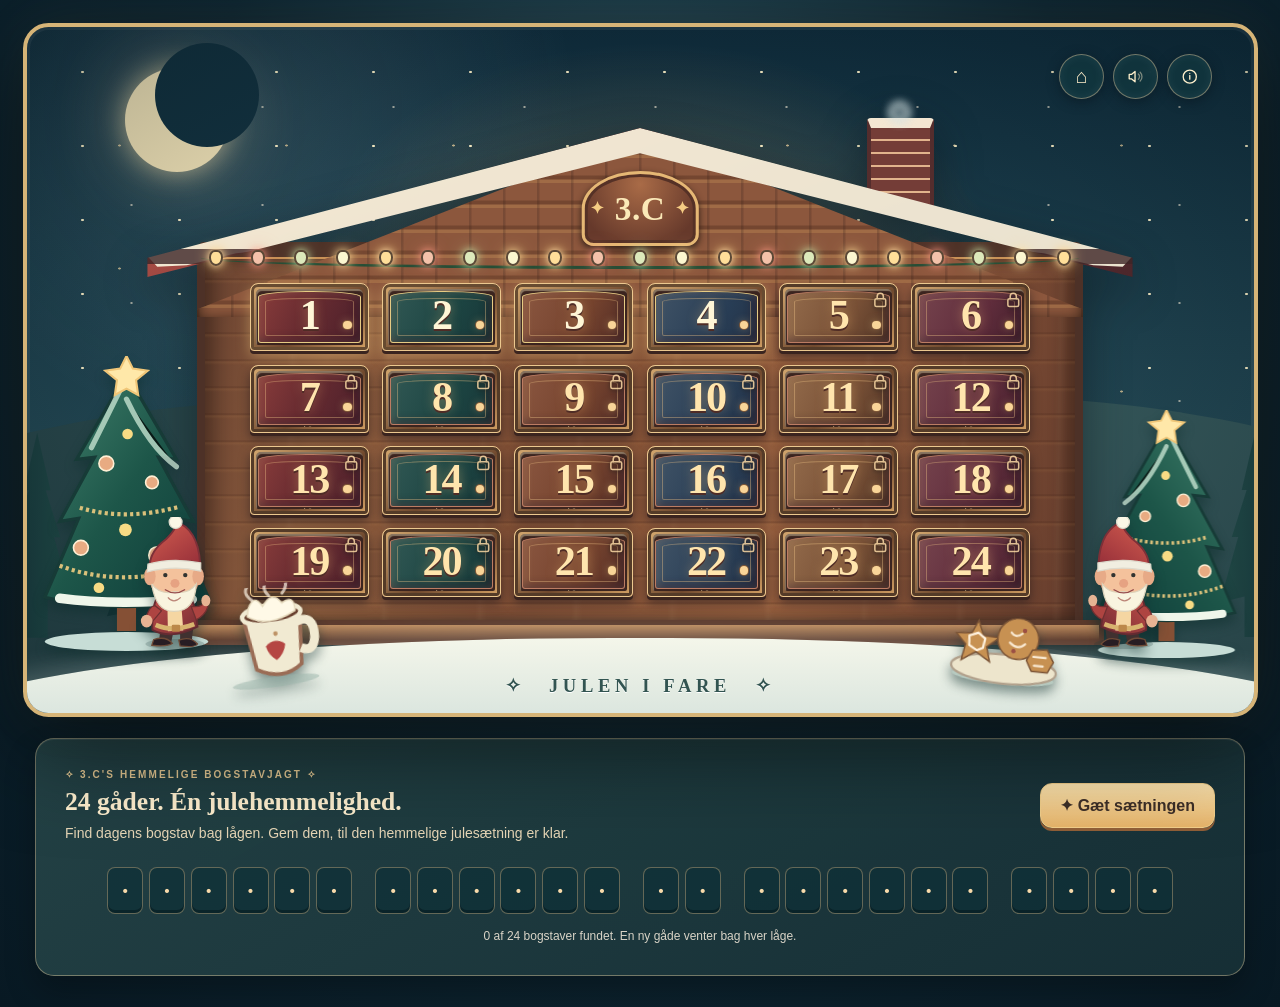
<file: julekalender/index.html>
<!doctype html><html lang="da"><head><meta charset="utf-8"><meta name="viewport" content="width=device-width, initial-scale=1"><title>3.C – Julen i fare</title><style>html,body{margin:0;background:#102c36;color:#fff;font:20px system-ui;text-align:center}.load{min-height:100vh;display:grid;place-items:center}</style></head><body><div class="load" role="status">Åbner 3.C's julekalender …</div><script>
const packed="H4sIAAAAAAAC/+y9yZLjSJI2eK+n4B8hIZXRdHdiX8IrS4YLuAPc1xtWEsRKEFxjUuSXEZnDiMx9Lv+1e15h7vkmPS8yagaQBBePyOzpv0+ZVR4kYQYzNTVdPlUzA/7x34xAj4+hmVvGnvvPv/0DfeRc1V/8+slQP6ELpmr882+53D88M1Zz+lKNNmb866dtbL0Kn64FvuqZv37a2eY+DKL4U04P/Nj0oeLeNuLlr4a5s3XzFf94ydm+Hduq+7rRVdf8lXxoJl6anvmqB24QZVr6TBKUTnMPtQ1zo0d2GNuBn6lNv5X/vsmttq7pQCe+YUZvud//d83PmX7O/f1fFzDinRnlDFM3Pc2MvCBaQInjBo4DnwT7RhC5YAFV/22TM+Ocf4xzjhrasenm7NzS3sRBZEPFwMN9+C/QUpTbqRGUWmpkviVkxnbsmv8EWnL/a66J6qXF/ygkJaiOa/tOLjLdXz/ZOhoCmg747qkLs7DZLfIHz/2UW0amhaYkVr/dlLxr6sbkmJduXaHmxxKjTQ5b/UTYar1P6JVg16YN2jiytHxkd7qn7+RVcS+XxZPh6XajPg/nU6Os0QuxsSou5HKRUvBfI9+tN90Z3VsYlOsYNVQ+Ixp2KZhPXF+t986/j2aFsOXhyG7U5qFW24sNWz50KspKpiS7fWIEvVYl1HLJ6Q6ainxqLJRj8dQpF4/QD6nY+JOQ7eJJGRQJKCNlKIff6Noh/X1My5lGpUHAH4U+J3ZjMffcjQb9N6gROzv16Hm5sdDp/lGjYrc7aKzmK9ft1GRE58moN3cqNYqv42lg+to08O3EtJLp2sRHNCnfoiCIc9/hCpZBkFMkkN9yhho573D19RWm7FvuM8nSNK0mVxaBa8Ali9J5XkwuGaYZvkYmusxTlEHTyeXQ9k10M0+bdFozVEMzQndblmoR6JoFcvxqqZ7tHr/l/j6MTG0LRMQ5efD3l9zfB+YiMHOjBnwfm5Gh+upLbqP6m9eNGdnW+99++9u/5L7ntODwurFPtr/4Bt8jENBXuPSe++1vWMu/5zzbf12a9mIZf8uRBPHlPaepurOIgq2PiCZEUqcYVF8LjCPmh6dGC9v/lsM03t2+W6KL2RYi1UBqvkCfoJS/mK5rhxszp8Y5lviSo4gvL7nPFMOILJ/D3wmT4mgqxwj4h0CKFI0J+/p+ngvEJMEUdBYNUtvGceDDQBC3voFZWcLwY0Tw2yZ6DXw3IToMNjayDt9yqrYJ3G1svuewJQKyQ+DHZQzoR6gaBuYY8X4Z7SsqgYYCsBiWG+y/gQEwDNN/z+kwIBinqce/EC/4f1+h7SWYiddNqOowz36wj9TwPZ0AzDkgTw3DR/4DA3OGvQldFebcck2gBv37atioAzwA4MHWg35X201sW8fX1NxBAfxrRu851bUX/iv0722uFy9j0l3VC38RwsNLjnpjd9A/fIGfXxOexWBY7jgGdkmN7R1wzAbWqcnF5Ctce2RIyldo+Rc0cS85kmUI1AG0qm5CGMdrhFqBAXO5Qk58v2ECg+piKUq5xYSHHHRmG7nPBqcxPH9m5CuSqe3mPCSSxmPa7eEfPu0uI4nwK/dDaSS/5GgeqI0WmvoLxQgvpEC8iOzLGyV8fcnFEehWCGbbj3O0+OXry9P2dDvSXdwcKXzJkdSlOYJ4oWgS/qiXN5K+a48Szu2BHzDV6NoekGCYC1AE8HtgxHNXbWFzHIl+cJxACfxVQ7DCL1UDTYjtg5/OEfh/wJyUFJZ9Of+9ETyQAoXA8pzInqskYvzGsriQyLGXEormX0hRfCEpAd+MBRnLzLdvmmkFEchO7iKQf//7+1PFw3Rh7TqBFTXMA0gCqmkjUX01d3DzBmmNb77/UVuSiPktWxnmzH7yhYQBky9v9NeUU1jWneMr0B5tPrQQZ0Lhfwz5JUMucStcr9gfPxKIjDmtq8iqvNxMOIjny0PtVPCQlNBALf3yxrFfc288e3c3+YbE++X57WhmKeaF5GCCeOrrQ9fkm/CgG6/XsUPLOWwbaBG+0ejuHPrG8sgwZm4BpwIDFlF9nkG1SFQ5J+KbSQ5dJyk60WTVB/4k7SOeL8Ba5DiAVABbgKGvwTYGTlsIEcJcujCPPrIsSLS8ANv2Z3MTB2B1OZgU17RgjoQvF8MjvLHw487SPBgN9sHXWYzJauL7jQqhqUfWBEo1KCVVLlEJNClwjTVU1eA4LE6I1m/fVAvo/yNK8Iycs0fCfvjWKyejpMQv6chfKeaefpKmKYbAtIALiVVAD0vbdT/gnxaA4/Rgxq/9cmymW5q/FfjbviiR4Rnt2SjwH5FL6ED9vyLSgYhkBK8UhYaAJBLMBfQfBTHM9i+vAhg6pJe55KYIUQF3RQk1rxR7P1yaZXlWfdaWmDb1t7c4Mk1kUz/gQdb8nPlBIkW/c8E3HhUCiffcQoU5oN743R48IHh5O4bKb8Kl0839qL/goSVF92OjbzmCQ6LpL69kMoYwoT+do8TXUcgmsOC+9y9C4rvP05aUI1sONgCKqcT13rDu3suIVyejg5P6TBowufTXBNoAMEX9hoF7XAT+L3h2XzjxC/JaLxyVfAr0F+RAX3gm+UQym4OLLyBSOYFIPjEYoLNfUAmB61FceiOffNJC0jBN4s8rJ7758fJVBxExfqG+fr8dNTZEJEIAJI9HnWEq/ooQy+wX+stXmIq7xuj7xoBI1JqAeMgBO78icQ62m5/KEn1WVpJ8QzqaznL6CysvyWITdRE56g0JnWUj2wchRhSEqQH6hYC6YGmoi/sWkCsj+Zc3hv2acAUT9XqB5x/aSqx45y6vJoV+o65EJj8eIN0dpn9AKUQqQBzPEJSVoBSR4AgGkY9+8CZj0myOxqBeZFiEZTghwS+0QRlZ/JKgPuGK+hiDJqkr6oPBvJ4NJYu90q0Nwi4JOa/k7yNQRCEDrosiwXIv6UUSwSAgGdt7giCYc8HrQwn2TlqgRsYr4sbPIUTWTDDCB2jnPnYyQxPcl794/QgXZj07cQsxkOvGEgNIFqAPyWGRASk4X6cIwHEsAQYEIC4gBYq5RykYZgBNH9Mhkj8hQ2Au3Z2RCQ+UEMLXnCDe9SdyGJkAYyH2tj7k6EXRmLMrJC/CjO3sxYsyWXcGEo8CyI8sWi4xWSgAwN+SyAWVkegakV4gUJWvP1UIDk/PZ03lKJZG+vBZ5RmdYXIUVgfA7CrEuDzEB58ZjeIp7aoAz60AUgcssRBFiCR7ZdPrBqLLPyB9t0hHsGjD/CE/EnZwX15EMPUiWGgRLLQIBItgkQVA1kJqv3koRwOBPxySIEsPTbywYMlpqIdZCKrO0MlvOi0Hq47rU2RyP5m2JybNM0lvZNI5gUjB7LlqkUhdmQCct/2fAB3xY4D15c6J3+IMg2KpBOIlDAcs8HPh5FPh5N/4i3RijPfMJ4GzZ9Ppv3HzAoHRNPVGI7HEXihDduJCbvEXid0n3ILxd2L9LkkTzRQ14f3PpGcS662KKO5+QbZaBFEV7kw1fTXVAJEFnn3/YRT6mWXBnnMvyS9sUSmR1EkWtXkHvP5cjgODMvHLOXcGzCeIszeHfl6oN4SIGBR9FchczQyiha2+JPkymKIY2WOUssF5kjeCZE0vo2do2qHU/2bZ0SZOYMPLfZmrnovSlFQaKL2xFDR2nQpW1wUayxRU9nzz+AdQRWLs6AykyIg0nxVo4Q4rf2zAEzsFaM+geWTkkNf4bFIaIxj4Rw5lVb6+P0vGsAwFnjvrlr8lHjQth3CKN6gHEWXCQxJ9e4HzEZZKx0RzfziOS8ljM7kixqRMSiUvfGOvkIfIoC3N3Ua/MHiQ2TgVUQdAHVSBTSPVbJh6HcGrBmO43PhqmFh6X6k3ZoMrLdTIVX3j5wZDOFPHYGyYTnHyI8FvdGaKxZ8EKThpiJIbMdKGBzXCiclXzYz3JsrYPQcjV+r/THIn4TZzdcnkdTT4+yXRl7FfZxudRjcghG8Uj3QV5uU8oRTD6DT7MP84QZWEnZjh2tbVbsTqmr68pAwuTKfebw0uDpveSBRBpCJxI31vAnuVNSqjChoj0o95SQZcJvpjWfx374QtwxKfpBuSbINlqCqZ5BrIJNcg6oZA3AhpvLd9xzUhDhU2aN3pl9dE/r4+S6ecefOWrGeQue8ZakBZdUpV3zO0oJ5F3LEhCgLzginJXODV2wap2wYNHZyN9rRBXTAZlc80mFy4b5C+o1CzeIO4bxAbnISVAm6RylzALRpB8PMMH4o6IfTJ8bfCkXVIi8hGcT/8+woqFiK3/Zqk4jdnA/sLRBKe7Xvq4RcEKK0IRWi3d0TB/lqdebnUTipDf9iHXYUxR74RKMrHoUeC+tCAPszQo0x6KtHEbV6duF3X0LfRBrmiVPV/imghZkOewhBUnafAYxCMSIFtBGD32eBUmuNu12csk1WNq66QGYgAnk+wHnRFSBKP2MEwj1FbAhYIQGMqxZAWUgwOeSfU8GfSIDlSFayXJ1iDoTVKQK1hsJXy64LBcm9UYt1frp1dryUu4vL7dvlnZ29szTUvU/JticrA8jxPOrye/Wh2TNzNmIgUtnF4TDzJkAyM6aMh5c79qjqa+g87Js9LO7iyFejbzWtKO9wDTs3Fa5EZx25Zlmjo7+ey18CysJKgYDqTMiMurb5akep95MtTDcOR+uNa0UW9NDfQnUfnjlLPaehDJbH+PbAk02IsCZYK4kVy4j2E1xCDr/Tavo+n6gf04t5+5GHPoPNPL8/dOwmwPegvTVfkCigDif+yCYwfqSaZqKYg0Dqt4WCTE1EiD3lYHF8Sl/jymUJqOq9z9PM0CZ0yVrxZPSJYcI/iyxvEoal4viLxQSKeWHhKI3mKFaiLcrwm2znI3A3/M6P6aFA0yQos8/KZhOCZoXIcGh0p0BzNf71tmvrTTQsqyzEEmDJQKDBluGmWpHSKu2ua/tNNMwQLFvHlMyXQBlqpQ/NAQS/MfdPMn25apCEW04BqgSVoLqWaoNkHqtk/3TRiBGOA9KC1Rj1pmqFJi9K/3ijOf2Cpj7vm6bKyl64pii+kyL2QNPPyRotfHzUEHDP6S40A0hCcoPlyNQvP1w7PVPtbtL3nskcgExWi1Sr6jQYHy5K3UeHfh7ZnbnKKuc/1A0/1/36OE2PzEGdMOJWYcMZCgpPiNSqBILrKGxz5/tRPZ1ce7iPP1zeCQaHnhX6U8TRMPcAo9LrXIU31Y8hK46T308D27JMBj/E8c97RcIHc1JdrR8m1j/tCI4POGJQTfx5FX9MonHDpCuNuJtOP4wfaB+Y3jRSEc9TDZhb2EiLQMv8bh0CR+ASik/coWzRYUfgoarxF3kTiRHiL5ekEnyJE8tnUdEYgOf1KP/JVP1qWxIul6Ujw95sBnLmIhkART1ZvnlS4ACvGoNWbZLIgfLhycMkZkoCQ+K939G92i+uy0rMlx7T229ZH9U3jvJ3oY0iGXDUKnDAA1wSNIx7hC8czGk0+af2GtRfPe6PJ95XPfjyd3Iukc7omMB/edTEHV7RqcQZ3rR9G5s4Othv3+BqEpv/Y3Y+8MZUYU4rmeFYFZ8UxFqPhxQ60QKvR+tefd/Sg8BlKKe2K/ZLauumaGlQFg5wJDu+KUIiIQexlxcjCG9yuQvwkJ8FelrIySafMKtJrNiXBPs/DsBpKGj4oIH27n+CRkZ81Q9BY8yVpQHyKnRNLS7KAcAgUbsDYkGM6b1HAmfGfriGc0xRENk9BZEeJ82yXhQThMe3KCF/wH3GfaX8YlMVYnAlioVuGaYgoK/DyWWV0QTcfBviKc/5Ym0wd7rLoJGGIBePnE/fcJcLEg6cBqdDj86XnxgNlIXAgQhiUSQFEvC6o3y5t41XNZzn2ZI3zfM/dmvcbl7krY+LJH6+F64EeqJeuyWwj9Ft2C8iP9xighgLHRst2F7G+XZJlrm2JSQruoTXu0pjpWldLyt2x43LjawBdoa2EbLq8dL73lp/onowao3JD9XWItd8+2DNzaeeOx/w94Vlm3nWxVyGEZN7YH/SA1OnVUtMNJc+E6w/u9RKfBYJIdV31w4xwwpskx4X8YZJlZC+zlJSgXPvVm95c+/nuH8vSTPURFCTJN8uiwYXqWceL1jkyXEScAfh2zsNtE9v9NTUBz9NzCV8hMDRxmBgF7uYnik2e89lMdtGeyWSDk1A1WQpJU+1p2/ebSGi8YZLGu0hyLPkcTJ2bxekv+KabaQD8PJzFfE1zS+fU0t0uJYrWGFKl37NOjdD158kiUhdEI9ny+WxFKcn/WPg/wkyXlBKvQAgQgxKinnSPjVtq6XDGP1lLyySFrkSihM/LTYooy8Ukz/Ny/vmGuIPm/ftdyoFkTVZ8/ygbRJ2zMudWP0rM0Dd5GUbn3u/SMvTdJN/AOja7LIR/ZLr0g/iXM/lfc28b7DSRIUBCmNmtwCa54yQ2AEjv/MypClcLiJYu//Dy52N8RtwB4QL5Rv104Y5is0ttNMUyLPnBjuy7YI5MAC0w+rwZOoZJSTeQnXeCY/Fik8RI2gJODGVSQtd1vxtAj9cVEsHDM3iB22/s0/XHmxVD0rA0LSUriI6vaN02WGSwIcXRELbfaltme0V2+/[base64]/hEjG54/CTlc5PxuRqBO2SAgUGCAfB2hJRF2fSjJWo8pQrvtywSzmbNDQCPXIT9B76RPjtEEofcyEviLlNJoIXMOY/kR0rMLWa/UZmEKZ95kiXQztqrYtO45awWk49+74788wpB2qjGMyoj/pa7rXPnB564AcbgUTLill0gnjcT9orO7N3luK+6cYsVsmntswm7z17fLRgjeIF08aI8Cfb8RmU35KU+IDPXOq9agi6o19vOdYgbM+HYEK4D8dgfIHeA/DzYfvb+GFTmwNOd/XwjRTCfKatFjqMZGoUitp/s+b/OgghRJvl+nVk0hAshtusCIy5h+MUFoNAM2btkN0MiYAKdETDhPr59rt9YqXkDH30CE2+yupDjxC832+J4pNaPKOtnwOw6Ioa9YS62mUsqKxpXybhwPLVwfGr2kMIg70vyfzBDmrjEszilzOYEtD/0cqgqWf7CLuJu9l7fCOqcAk2pDsJj7vsjxddhpq6Wwxt9sKvF+cEbHX3jqfer/WcJffme0oK9121v4J3SQgw1gQOgrNnym90+t2nVRIgSnX5V8dLQ5hn5N5qIl5IQMPmG0cm9DqbMRLqHkH0muUohd3JWKWz4hIutTX4/6iA6gYbpej0foTv7Qbymjvb93EkdVtInBpwVVUDo6RTTGksz2vvNyr1liab4fmcdrxOHu8I/98k0gfy9Z5B5BoqTwuYlC9Th9/v9QM5m9oo0H4D3HXUPLfzcCLM08JC6x+IUnvWbtt7CCELE6Hi7mQFHB8yZZ5hB7PtNFjOt8lFz50FmG2U4XufM3/72vzjmEa/Ibi5B6XcrCrxnHKGNX4gXvL35hfj6Wxx8UCeNXkG9468vJEUAAITqN12dN6N8B1NGCl++nwMIFD+cAy/sJHxzs/nlTfj6G1oWQ6DlUpV8UpF8o4W7ni5niL4DvZdu+LtK1w1cHw4eHXT7mmRFfnljv75f2qI/4MQvePf0K59sS8L3kTCSy43ELQ3X3A1mChrqk0anvwAR5wwVg5JKv9Ef1UQW7Sb/9Bv3UVW84eA28/VIHU77PCHumik6twDTzfykSkIQ/5Nar+wjKfdp7DNBqTggEPkbe/[base64]/nIe1pd37D/5L+9nqEp9uVbHk50Ml/zy/nArrphuQHu+c+yjnWBPdo1d9pjdV03xQDLdaMvhG9pvmOn9iZin8A6ZM7QnGoUzX6/179efMr76KmwPi8XZalQ6XZkd84hLHEpJn8EY8+U9FXb4lgHgdHpvZq0hlVkh5TFad0qnQ/zyW2aB4VyRP0/CK5PMVrpwgO9GzaR302cS0KyeFwW+p2Hks2p00hzO+J/V+EoLjO63S0Y/[base64]/nElB3/Dh5O+Z3erpKsW3N4L0Nv/N9tCDe1Q/fr9WgZgyqQNzvgXTTGZqbXSQAfdVM5fqzkY7ESGGyhRfIfy1IyLbDZqRwr/kWunDeUwIkdzf/x8N/cglQoSfvQMAIQhzqgXA7/d/izx8CcaT80wfqv3+r1HOdhy4I/ByowYYTWcT58Lf/zWHGLIz47fcvxTuc7n/OY8D+U96GEgOc6FobYCOGA8eYZmFvfNxr2AEHGAWuOM4+v3fXhfqzsVPJQLoFsGofRNg+Q7YsYEhA9w3cxSTPN0oysH/ra1rxLnN0Yd43ExYgT3XNaOHt+3+ZBvX7XalD46N4nUp4vYE+cdHzMjzSTuRuz1zdz1qJ3KPR+1+cBYxORKZnHkUXyjhhWKSk40Ywtw9wgPtrWTS8425n5+0/CzoLI8ewIE3YqMTMwxHJ0mB5KjlZ5XgNIbD5yux5fnwaRzMZY8vIC2ewI/qebJtIXtwESQEiUgpWIAY71bqIkZPsLIXaI63SHWgwW/iayrwiSicH3m1hMmONzkn8M4Tm9NMiOfMTSINqaVfgnJjWUjUIPPwFoo8582x6KPRJrkvIasc2Q11aLVGvHDgLl+QPuWCeaFI9JgKdCz1YXkWZW7uJv5hXlg8L7g1mn/hhBeefHkTma/paVP6hRFeWBAAkf16PxXpkQrsKW7O+aYbwJL1RJLHM4MYg7OpySLfber0J2nSZ5lV5EkoMs3I4cbNI8Q9eM6v+U4C5zvpH+Q77xeM3ijymvA0GV0QqWsXZ/pR2u8uxYd4/UKdp+zJAttNsg651GvWgtCt+x7CR5SZXf3Cp2rOWbULtZzBadxdpo5h0fmjLQR5AB4WC5RZQDzHuTicrMta1dSoZrw3wzxNVlmUbgnafWKLyiCRZA++eB0nbVAWJdwkqCCIfP+RbKY2w7JMTiNePps8WAb1630G7Fn4JZKsRfPvd0M/Z3uexb+EiJ5mcFP7p+krzLonC8m/XcwBPtr+/UfZySSCeUXifLNYix+YgJ9JATKNizHQ+yCZ+URDznaGSY7c0zg+O9O1D+7JuhKAN4bitWJ8VuZRPq7NxLZrpggrEwnRWEZpfAw9FaO0ZVTK4I0SDG77Z8n3x7WsR1E0SI0QCM68yUYSIGw0p6oXJRMMFX7d6yx/1tmnW34zgnW2a3hv/meCI3WKEMX3W068RebOBHdhfP+5wf1s6Satci9oOzGHhfqc96VZSrzLYVqCaejmw5kt7PwsQlN5PrNDNCFR0wQeL9Wk9GHU+f1xSeHehhiiwej8QxhzY1I4lJJXbfcI0ZhhgAR8nI9PjqP8kB3JPk8LYJTBADs0Q9OJ80LNt8zhQEPURIF8f5J2OJsc7FLR/oaL7LNY9pn7HA13gQ68ypiURorodDIey6uraqb7hFHnJTCK1WnqMa5Dx5LxTdck2jYMzUhHe0Wx2GmBa/yBBbg73uaW9IOnEfDSjHDdPQ7aeie6H050+gQO4WqXcUbKuDIA5CiOtjhZ/oQNt3FnJkq5FRE2U5Jd/KFu7jlTYLEsk5kCfRnYurn5fmMdfpj3oZ8lc4TbxR0yWUu66eP7k2UYXeR5+k7MxHvHxt+G4MyTlZe7xRH0MMp0vAzD0DR378aQSX7VIlN1vuF/sY1+v6c4cWF4z9E34I8Knsn4envAkzYJjX9/vmxDJg/guW3yxs89W6WhdR4c7/[base64]/ATFT+LssjotHp7v+2H20salcC5zXuHpvEqK+g/szTJAvKtLTEs7sJWgQYckWURdz8UTEqi5M+UW9dMxuBvb0kWSb9fp/[base64]/dhFQZRv+WzZhc90zwqcj/dhtBZaIkvCB1iYmoDNrD205/+3Fswr6JKDYhM7EJClSyQiVmesdxEuoIL//d4ZPnkAQAyF3NbDYcbXH87be/oSdkF9JHZP+jkDwY/h9oESx5Ijt6ChMQvdn8+kkNQ/xAbbi8JM8X00cyf/rn46PZv909HH1Jpncb9u5yO8rRf8rZxvlrUuWu0vmxrp9yamSrr0lq9tdPAA7hhn8UoOqz29BqzJ+743IgIqXo+vPPtHLzqM7L8zL//7aBMwR/rpHLYtP1+ZXPG0APOjrfhNalUJvo2n+s5A+S84MB/c+g5wlBOG2eUoC97K+fpBiLcHi8pOeX200ObBHKwZ8FO8nFX0T1ttH06U8/H1jyuKRkV4v6fBzZKtpzBt92jhZnn/d8VwnnpM+i81CIH752Kf1xd3gt+OPR/vPf/8e/ZYeG7MTN70z5xx2lS6GJWl5+/EwXnsw2Xt7PzNxtlczjH/9I63cqi5YVEwrTr1nBamYMI1oWuyzpPNL8syGgY55/wBB8KPZ3KxN/oCnbW1xGic8qXhbyP+U2kf5f8AqLQ6cCn6vFvrFiWo3KwZlP5qfu6rBRJ6w7mzbruld11Ml4a5RL4bxC2Jo3due1g6sfGwuzIqF2oN3FsTtoHBp2iZWHhC2XoWzYgDLJhrZORk3cN+oKodHFeEaJG41uoFdfEPJpcVK8UfLqC7q/08ul3dybn+bTHpQzJH4VBdzbnig7rSaiPlbypEcqqx7bsIV8N2lzoVFzT6fGRErD4z213mk2lBl8T1l8HFuFEdpU3537cr5sF4X5BMY/LZ3mg9IKvbKjM4Qx1hQW2joqJwnG22TgO60AD3TfgXE6mVd6KCuF6jvzyuzhlR6digS8lhi1IjHGqncaVBYHM/tqjtOCVIbo9R2NXXcRLLr10tKoLRaI78Ohs29UJLpR6Z0aFYdpVGbw20Gv94BrEqkci4QyKB6UYW8hD2Xop8GOhgsWvf4Dyg7KSsfXhhXpdK03OqX3HkBOFp3hDN1Lo/azrwwxps1Nq6xs55Oxo9XGp9bg9tUh8lA/zVZw39NXh8iID0i29rNpP2jUYG4dgpWBhk5VotFrVOA7ooFRCLiOXnEylg7ysLHoVPSUHmmv3PU5r7ieTI32z/sc2UjedE+M5gMymW+quoc5OGr0eItefaLRpeWMcgkT5LW90p/RSCjotSqVfr9TcRCvEB0E0hmloigy4ufQQTxGr1o54lewDFE9J8sHJA9OZyLvFUrK0kSrkz6hAm+V8pXPmidu55lxtif9pU4tl7rfXCI60etekAxjGT2WPBXkFPNiuFzOVovjXb/e3Jvt55XR037lAejXihGAB8cZdXBBvrFMy9D/jEYyLe1lkAF9BTQeQR5Xh5U6ba602gjKEY+lA6I9rXtEOo/r2s/q9hBPVngMQ0wn0ksa62NNCXVP2Zx1TR5KbKYum9Y9666P9aKmZ15nM2PmtQaDX8Nz11ZnKJ31llbO9A2e0bfI9Dkj0z6pZ/SB7bnYAhnbvgaWN6Trd7w8yCcnU7eR1u0lr9KhdDyPN/ZhiG0yi+QOyZOMfoOedpBcrUCnh8VDo4L1E3Rfhu86m/xewPcG6LKObAQBv+FPOt6+9gcsK8hJ516PVqUV2AbmB6/9udeLo4JeM3Qq9ZXTAtGF7Q/QC9cyMj5EfY69+WruzrIyPTXCeb0fQN9stk+t5oJ9UZY60Ar3k5rXu9pUj91piZ9odRNfli8vfv31E3po36+fnjraH7vYFCP/5WP/8rF/+di/fOxfPvYvH/uXj/3P87F4D/l/mXuVT2gKZTJ1r65WO4R6XTmLCIVU7KxCHSSiPjZfDH4j4xCrXsY9uPZsNV/Ojvfma/Rsmk7Q/6kjLQ5yZS5jERoWwVyB4wbR6AygDEywXHFV6OtqSlZVdzbp3ZkSmZ0N5ytl+NyUfOCuQDRHp9FQwm+GRC4HXN9COc37oOJIhLFZB9PPdB7e9vhAQ0YkpeOV3uZWo1j3YhLv3LayWpzV74TFHvNWZs+8hXnJvu2SUk6KKyOxuxHh2WE+qTrYFD6KMHXu+/btmEhdDaS+sZy4BCwLyoAAM1k8KjYB6iox7aGE1JVC8zEazuAacjEy/JaZB9VduS6GG1k+DefOzGu6f0J1E4hASujNnCRACaI97CvAJ6Cx31eG8Hksgksm2OFwgeiC+UNQQwJXvICxFO95wwJcdObPeUP8XL3F/WyihEbdQXCPlu0HV/hErkZA92IP/EIQiE1MH/oNJqzigAmcJXJVxbCGReNEbxyVq0EWotkAfyilIj8z27R8cWsXV3DK6sjM67EyLoO5X+13Oj1Hbuk/ao7waZX/MoOkoM9hcf+BQWKug18w59fCKic08U0W+7RyVjAbNOCqFVxLJqo23sBE73Xq4lf3Z7+qnPQLbsbKhHFzY39jfCZ9V5koqzscY8sTad+pNZ7jmOO57ywmkGnw/WRWaVH7CtUgFaRgHygMaudeYTDPwIB1wJjCJ8KrCD+T+NoAsCvgV/hE9UjsFwe4zhG9BreDHMAA34cU7iS7QaKU5eK90IHPP/Mdv+YWCR1yCAirZOkBo6IvlAsu7pHI30O/CEMDLi2CgUUYXgJl0JECHzC+Pvdb2e/mT/w5cgYKelUvfCIsjj47yfjQdwLjc1SGro2DB798axSQsWp+ZBROj0Yh3KkTRmz4zZ0xYZ1nBrVTgTGt5ug1wsgYwZhLcG0EfCjhOAHjJHAu8rPXBn/oSOSfxghPjdEDXi0SF+x4wXg3joWdrfqeUuk9MzbsFW+PDs+MTWfSIOarHvHU0SCsXBlREE/SQ3C0ME9UpwYO3/5P5QMa9/X1yv8RI4cO2p0P1P3XQa/hCEnFH85szChxaZSzWQ3nANxDFoqRVyhi+iNZDYj+K31HqSyeZzVWCUK+y4TQSqXpyKdzZHAINW+81B3jOJv0w/mEJX5EtwoSgWm8ZF5usjLbzh/KxiiOMhy7Crj4P0E3SLZ8Qvb0Y7rB4tTGnn566m3IzjXaZK8QrUedIVon621OVfQy8lPnIXp/CnWQBQNvBzJwQpkOh0RwFKwHi60lLlNuoC9YzxNY1X2SWcpCDgwpKLCQFMqUdIbyAlmfpE0U/UtU5wZeyIQM0RlA/+fRk43aaPYV3AaCWQjSwPir2JIf5UovifZWxcPELil4DEMHoNgC0c/A/ayCMndDt48jxhWCcojGxh5Z+gwdR+UE0DWr4chCn+aeUmucsnAyY6GPzyEtokGC8KGBwofzi98PysnoJ5kkBL0cFHXSsiuxWP8AVoLXR/fRT7JJK42qEveZJIiujyBThz+RSTpiL3ty+wnUBngP9KE5kUf7o3w8ywCCuD0a8bOD+DvsAWTE4Qd4TRxZo3k8ydL+HHUfUHmSKRtBBI68zOxwC8urLlh1Qr4fgzc7ofn/CSy/14WDctUFSj6edcH5AHmNaOATKyeZmYe25Ip+Dn0OciZjedGrwQdtPcDtHpL9o+KmWUJAF0m40KCHFRxK0p0EHYEs3IeSY0fxpOOjPjVYrDNjaBPpAg4v0NzNmMfQ7i6TVmsQwN/nYWjCiyOEGQTYPuRRkV3EPFAwHy8yfkD8VWvjcE4tcdZYvtiexk2YMDstGKUmfTRnZOeClp3TGS2DrJ3nDMtGJlNFzE4NdnYXxoG0MLOTvv+T8nKUn/Sd2FAsQ8TNXAyN5Wy4SDNu9yjdIc8IpoNC4kRWMmFyL8sTV6Gqy07lacYU65tcGfflFZrPHkInSK8IsG1skjldpLpUJMGeofAXZU5JnIoYGn0Zo1eUyUJ/oH/jm7DN60xmxLw2u0Oc/dW8AnNl/3F7huiAfqhRktU9IZ+A7cjqvu3mCmw9nU1R3Lb9PBVxh/KIa6bUuaC89irLV/CjK7QiIj0NSa+24Q/dj+blLsM5ymQ4i8Q1A5uVkflSxlnke33tIbt+UCCkxvO06oFdRzY0K2PP9FVmwT6ySH+eRm7Z+Zpg7LCaTYs/jATQKgVOIaFP8DvYh57Gfby6AX4ZpTDAVrHIbsN8sh0UsbkSitAouIbSL7SS9ZH++KiVFyuEoR58EdVDdpz5E74IRSg04pOCoq4j9I+iQWePPhllLFG4f+RTbPjt3sq2PBm784cUS9+d16qr2U989Z28UJkoPo1IpNtI26t6CjWi7u0rROCAq+SP5us/LxL4r13k/CsU+CsU+CsU+CsU+CsU+CsU+CsU+CsU+CsU+CsU+CsU+C8KBZ6dubp5/NztoYnsc8Ssre+gQ363B2/Uy7GbpIFPuWVkWr9+ensrfMrFduyav34a2m6ujR4xtvv93yJnE5uGGd/287wGPhSHjktczuO9UWx0frpC5uQwfiR+ctbR9pdmZMc/fZzIp3/++//5v/2joGaGkj60OT6G0Gny49PD6NDpEm+7sfX0GONlkAP393/FR5dQqQNXXYitXPS4sEi9HWzR2oRQeqmbloaRudmY0Lyluhvz9ogMegNJSokNpLziF4t8yu1sc18KDr9+ws8UZeD/n9C7p6APxBHEwChwgDZ9G6Hz12XEofPV5FTnr5/IN+FyCR280dUQnSvC7WcurwLbv1x/dl4FPY4sB9TLJJljc1xOrNM7bkm7bI4Zs/NPhbTGWeiub0b5lNzFvrE54Y1VWbgbPx8CvbdbJoUcpwpJ0eUySaHmUHyaPbSTzNh/ZD5t3woepvP3fzVUHwn9AsQ/ujlXafq3E/qTug8z+T972p5NT/ryCx16Bfbl9GPyGf36SbzMDZ4HKkcSb+yORd/4N3b5RpA/5/aHRw4zD8d8Ste//4//+//97/+9OWpLSq6Rqxb7EvyEi5kGs1/DzLHV87MHL4dXrxdgZs3zpfNU2Tu4FAYuWAF0uipMW9wkJ5fP7WYOImfn2DUN7XhT+orl5Olp2ewB6bszih8dXcs+tAwzJYdO8w5ydUmWpXajJuVKndpgWBw3i7Vh7pY/aWtLCvPhCYkgYQuQUDN6y/3+f/hYOpem55muvViaxts/CkvqpqXwn1XbN3KGukBmX0uekJfT1EVyYM5/y9VML2eY3gu2cjCbuXN7Jm598/u/xehBi+hhiY6rRm8Xdj87Xpeq6fmgYeaIeHra8ObKjTajs4u5GvSWO3dp+n9YNLOHyj9leZdeyWp4xTzzwYxe0JjAUsOoVfQwSB/5qrvzeuFdJ/iRSzedpFf+hKQWUlHFx8IL6Fw4duf/SF/kkijB9UGvn66qkr34INPpCxVu5fX2hPj5ibBXaX9qWhEF2RevXI3tzcUsX9tbJxWqi+GFS5/++fv/9TCNTylK38lyPtiLj34m40ned3LHhPTi06O+l/eYfGSnPjxdnek1+3KTu75vi3564jNV5/vZySrrfefpc+Du+kXv1fj0Y6rTl2l8up59v7n8z2fGGH1BtRIZVLeGHSQCsIzsTeypm1eMkrJZZVypAHp8zigPKcMf7Yvl4uW/Umy3xxz+Kte12nBUkghxb0yVBtr3WexJTHFWzKd1u3PKGBaz/9WoRjwNSujrOl84KQtJHNIlUif7yzkty+j6sFal5qvZob3StxBxnYo91BSB/nE1T0FZ0WN3dFgankzJA+bQgT+5Ii0gMrc11BYh+nMSmmqU+XO32swmzUUDvlUOW5IqyYv9vn4QjNpBUOsHRq2XgmXN7sW1A7Oo93tu9SCZ0lIfN5b7QXXZ61ZLUkdaFju1/l6rlzaTWn8xGzSKraHNDS1xrxVLo/2guTmKhbCxEZwlJXhsU1Lc0Wailw9DrquSTKMVTbZeKMRaee9GNF/T9gPDn/CdZrAK963ioLlrs+WuR27Vxclbhv7gOF8ztUV/Me7rA6877PfXXkjIe8k2TvEqWpEQhhSIWWvUHzhU4bg9tifbUrGtzmmuvFnqzYnbCMp7EGDONAtKcT3e6L2aGpfq/Loch5XjoDyIKUaoSrbt6szkpLPBbm13bOa0DD1aH6xKSnUr0VEhXA2gjjjedraTsjqo5p0tYbYYKj6MaxVxzalNhupUNjavmatlIxxW53KvW3Tp/LzQ6/YW+1HVUba2MMh3KxJbDyTb53yOMwdMr+Odhibt6xJNOb3DqVejY3dFL/aHzmrDsNVGmF8v/dEsOHYqR4HOj1usV+H9ckNcuFVj3W+0OgZRbvQb61q3axALk1lvIuo0kELm5ArcqrWpjoS9wrYWkh0S1LA7yRO6OGhtVmVSbhYFp7gWJKHTOe0X3XjQgXbIYtqfJonlicKEJiWF3qqzdxY0ERaB99F8EvaWe5LYDqh5l1oHu8VUYfa7am3pCMZpyrSC/NDpGyBC9pYPXL/m9B0iP4or5r4w7s6qQYmKZrywPpgbYtAu5YdMuCp7RaPXsWtqu7cqu+xsL5jMQOvIq10FognVaU0CuajUFoP22BSiGcuTY65vMANe0/bsct4pcMsyXRxbvdpQ7Xiy6pQ66/[base64]/pbPexfBpN/[base64]/f9Ss6JRHx8s4u1YTlyJ1mMN9O3Gwq+vLzijsxVaP3nvQx47bjTfhfqsYxUZ06Ed9IS+37NMReEH1laM4iJuFrT/RTHspbVwD2h9b7U4ZLJM6WPZKG/00aK89ologTwQljrZqmWt5mumVTJjzbr/RaSyd8nIm10x7UtSATzQpFQeFnmPbQpO32r3FoCJuhmxHbBanhf26J06jsLTxK/vmfNr04lJxLS0KmmQ5wnDnqjtD4tWSutielHqPJI71XtFriUJMlRpd6tB1hOL+FHtMqxeKQbG4ZHXTrHCq0ec3cYuBOrRCs92q2qZnWzViXE+ZVk+bcsEYTPmg4EmN4NQDegjHbTXbq3mvwFd7zblsV4XynO0cdtGppjuqj2g+GfnhoZOflnuRxFs1aa6xVi+/bK9nQK8ebYxucaYcXWVE6f6UaC5ZuxQq3NhbKSSilZpq4SAed7WCFbaB//qsZZdkYrAeU2MSygOiAOKp0HJvNd5u9eZRIPQlmOG61u4uLz7Z2EtZn1xBXyeU2+dWDbNWZLRaf6RWDxuzthDGUk/[base64]/bAK/c62FsGQjX51aa3Hy2inFv2SLFvTPaKpH3dVq7Hpz/oEsVzx6tYJWE1tiZ6k046lQ/[base64]/OgFjKh6s3h2mZpLdQjHxPD9WKgmtNwuYX7NV9YeHzDN09MY1eT9qbPO+Ab2UNXaW3qZFHzhBOl6fqWBVtwMCdL1zxUrdqsUNHMJri9uQvXFeo0r9b3Qq1XEBskE7GDlkbYzF7kdWrVD7s+z0olR5WdFfg9n/C8JRlP+hPVc+ViLYBrmlPY99etvFoezARmaQXDUfOojYFnsS2RPYGQyqJbJZnacSzZFNurdGNlYLXmxS7wgDqx4bCjV2ZWudM9ETYhmc353h5PHK5OrAPE9yOAS2nRp0sH8dBqDjjHmwG387o/[base64]/Zppu6nk7xT69mtyb7fKHlHwbD3Xnm+9zlHmg1aZHMIvq7rB1trMa7U1zu/MKqzpfnWr5fKfJ7iB/xhuJQMt7DrmIuRs8gTjXYzbq2G1qZc1ncHcdJ1OiNWjbX6blg2+uPuzqwzFWgzLpeP2iAA6L4cMKXJvLiSueku7EvVcnHgV5SjuXBGl/YmA0NR9hOejta+pFF72a8XdtVmoRXtGuOxhOrJ6trwxTCYDQjK1rfEnByGqyHMhGyQls/IuM9Kjax7pH7oWdawwSvOutST9cq6bfrDZVK+rjTYEeds3OXKzLOUpO6VADzYnAKs37Nc/yBFnU19W1fGZl2suocC1wVfSot9tWEz/TbXOirKZHTYLw5zF3BAocjaXD6Y8q4YgRdTG6a3OCnt/aDtnmxlN1mt3bZcF72w4B4oqq4j/[base64]/[base64]/LRjwk5+Ndp9QZtcR4olftgTXxY/BD5oRYTcFc9tjxdmA7jsgH9GnXbsqTI/KJgVhTuyTP946Gp8/ExpaurYh5WB2uZ+Y47EzahM3rarfvOdVZUVxM54si+CZbmDQPVsBXWdOfzWUzz4w61QKMbNB3xKJ80lAdnp6U6o4WFw8z2YmIiPVHpL/ccdSkqnNI7tlGfq/[base64]/VIsVOxeFvNh6KVL87Xmpr3oya7YHDMUj+OG4xdq8vFeFj32u2luiocGtsC0RfcAQQRy1OxPXcUB3BL0D2KvcaoWtqOl62moMjiEeGWYFNYCgO+qNJqz6wZlRF93HDrsGxi/[base64]/Z8LftNqfTWuDnlE7yMNKv9itAMSVlo1BvVTUqqXRSDpIWq2074P970oHfYAW+mOxrzgdsaHY+kruDxqeGzb75Ig8OdXBoG2Nhqeews0KhsvlxcmWMw/jOOakgryqnBa4nDRGg2NnO2vO6GJxOm2VpIlLlMB/WfScOanaig27XVIpHzpTrtRhh4NRD+LJetNflzu2Em3m/c6W8tDOuLVY07sbi642l/7cn8qbxlhSG0cZ/OcpErYmGB1/Xu+NRLIYC4P28Tgs9grrKjuotDbKRCH6p66928RBCPHzUpspoe43dktvcLS603arLlFtSwF529I7YbrYF4ZDpdihiP5ePzkR0+0uZtvDaL/x++EQsCnIpR8tIPKfaX2NjFvTU7UJ5hkwApTRUsFbdcfdcbG7j8ldvs62yusBAzLKN6bMUF8xWixoq9o075VaUjGil1a3KgK/1sM1xx3NUVUz812RcvrshB/l22NCBBu2HR5Kg25vTtblSPX2JXtRXmtNaVNF7U7MNhOpW0uLtuXufr4d1/t8vWpac3eAYoL9sC0SteJ6MIzYVmE21+iyrR089jStcCa6v37oVfVivk6MZHrFNmadEvjM/bjurbUxSeed7WhUHmwOvp4fliqgg8u90ButiJrRJwYS0a45J73ihnuZkBrjgKtMYwLlaELjoMaGKzfnM6o5abL9kTF1dmynbR1G2x4lbWuAbya9WZfuyL11M9/qMNNlIJrdOcr/LKtSd37ai+PQOXXWpW5zny/1D2C3WrxYtooVKV/dtPxZG2Grlb5TdbO6HI4OgRH1rBHol1PfquNofdwYHcXvdjoTB/SKoNuUX1/OxvuaVJiMEcZb93r9UN8tDiVt1+F3rVm72pgBLmA6sdkZ6nO30QwccVC2JPtEGsdwDkyT/LIWOoTpz+clCa532f6ErtV7PUmF9g8TsqqDQtnHGuF41QrdXLNex+vl9wWJMduAa4+MvKP77Z5hTdjIEfttfjwdNbhBvSzXArfaHEelxmYBGu60iT6jFqi4NNJZcQSYP+zUonx7NeqpfCHk9DG3O0phlzZK8+Gp3quPGRQXzOdSPeyOPd1Uxq0NxGQjyxnrbCN2p/tQbUn5fr5YCTvMXNZrQm8ZKN4S+Cq6ZHu67M6ibXVNlLetXTwrrTl6ZDN5sqwGPbZ06NZWu6pmVGrtdQ3Ff3PVqVbi1dGU2b28dabx9gC8o4/[base64]/vdHvL08lvl1iEiyYguEKtBba4MRoKoutYzQY5WTDMhClBjHUyi/[base64]/0iQ981mJy1NrsfLXZnpAA8KR9J3QKrbjpdTorGmwN3Y7Z0KwNiF3r0Fb1lkp1Bk0H9I0fk8PyqWDqjd2QiuxGNBS8QXtWq4/ldldk96E3PrWbq5gZ2QVrzW/XtXg8VheOE3S1qqUxNuDTcbPvb48E16xHfXdX75IjprY8Wlt1au2V0mhxwdH9ox83T6240rBbh4ZOHINhaE17+vAU7FHcWVcHo7JTN4S9XBv0+25rI499nqhHSmkwlUKkY8buZNliZ0YOSuG0GoWLDcTPK6Gzb8wh5ixRBSXfMXYl5eRDVMSX1/z8tI7dAhWEasWtL/ZpGxOa0gNjcmjltbp5aHE8T1XGDbtEsBuQK5ctz52mvC62Pb3SVifbxs4qg5zu/baYdwbBWPLK7bLd1sy1FtVsY2gdtx2jEQv62ipF1lwrlfWaQowP7FYf8ft4Z4VjmN9YMGWfoQtBn5FWY6HcDfy+FPvDsSdXZukcz+cnWdkrHeOUl7ShZHZJEuJYzeL8fdXl5yMiKgj+kC5sWd06OkpBCTyWh3ncy51hCPfK5VWnd6LXra5zGkemwZjQr+XEp/GiFS1bjLAz9/[base64]/u5yOh2+j2La5eWEtyxZu1gvFokQcb4gerwkrinV6tWlDKbWk4MYOqS1Mj4lCmCuas3Ng0DcCX+/[base64]/Mt5Sy2FiPFj2CcWxeHRVGLak0pToy67NTRlhuLnmiYm0k3cQP6Jo8bk4j51g9zPq10kavlogxxA796kLoV/ZCX1oIRr2k642iMJBKm26t35tIS2kA/[base64]/mB200JQfitku1bIKao/XbUZcNyPb+0Ix2ZNTJg98JV1JYO+YDhG0q216zbxcprTRZQ8TltDoI39Rbp5Os9/8/qr5jzVUl6faBGODdEIQVRnijGd4JEMLz9Dep031u/4P9VW1skhkZsVa4sh6oPvVV1T23VlyQB5zfNntJg1+MQC2LR5uFUtFtb5GYq7KxyMjiw/7qTU9y2AD2VtrIpVLeg+e/bGg51lu3kppktbWvWTC/IaX2BeNXU6XcX1PzKs1R0WInP2YI6Lb4t6gjwpPfbZwTtzgKTfYejjrLNfMhJMYHhkJ9inYBZMMaGogbUES11dfe53y6IsQplDI9DjDxpDA+0FkC2OKUdrsvuqefNpwVIO+lynT2hLvTcJlXsUnVBfZ4Y/28+jfofiq+gO2IjUoykILJHto4gmcoL9MYFWNcOufAqfCr9DyxkH22G6nziCb1RdVgPEAT7rX66Hn6nbGtJ82qFvvdMi5gVy6j+4WvV/KAb906fhvo6Zp5jAVPVKC7HsgE5UQxhdZLTTIabs6Jt5l4f+/bjzTnmfqZsybZY/3ZYDe+YuGt5Zu+/TiCTyvWxbZ2YH+mJ9LAcVvmGbhmwGed8hA6StSAXJ4B+3ff/x4blc+CwVudznveO+wb6IGmMpkhghOmObXUrd2cgDQ6GZDb5lcj3M+WX0rUj4TKa/igx+VSpfeP/OgYczkY5B3UxibhpU/1ud/Hf5v0nchZ/KzxTkb12vzuZ+VD3UChw8rqfuoZnNc5bYLjCzzN/[base64]/+pbsxbugzmxkPW/kMUH8H7vlZX4PfTrlN6miXcz+M6y+fv+t0aMvZP0ame/h/YJro2I6fesYkE6H2/BK7UIcfUX6lT2p2vDyORZcR0pmQSaxNVNXpRRQH1yWwObmT4j7Av21qKTnGd9iUgIlti65KaPfdpx/hMLfnAq5/9vLPhOlOIeP0ngWtWSHKSQnd1Ta6KRHKBJbSaWatuTeC5UnfElO3EmHiLQ74Sp8Ej25++vO0c8OFOsM0/qmpMbY/H5fgJOqHz9bH0kYiW/Oc6pCrVQRZhURmbET8yVToM/wZ5bGd0xu4/QBI/0jSUJdcnsrFIkL3smwXk/xzABHqcc9fHkzXN9U+LvTHUpSycLVzxvczcHLO9PlKCIA3gq7BDFqgNok0qRY6AdfaYvXTqfl/W5ggy8r2LGl5/T01xekIfr8mp9uckuSSL34aDsExTI2fzBsNnWRgI3OLj7RFzzLQOZBvKfzZuGF+9XHdRgw8dVfSmIyp7muorhSZBA3ZR1Njud7Qm3XxCztYOHH1WeC2j9Id4plu4VgveNUFSMPdD1n1+F+K10aMfvPF7r53tAkGSkKHaoxiDvAwDunOOAoIhUAVgG/BtzV7ST5SjUtUWbgjA1kuNUGOy2RaecEUDS8O7oOq3KRMYBQsfdeWRUuDyweLPcTEmDjWuutLr3c72icrD66zfWiRLbbJfvlCMaTkGK4qwSKU1kftKfD1cwykWFFXRaWcYujpsb/GccMj3MByCjb8+stITq4bpi772f/aopwvS8VBuTJrFVWOYJcX3tnse0CnyK+Uya0XsboCmOiO6OShJ/uuE/9xUCkodVEj0eL+H5d0+6vPn6g9ZH9YQBjhb4F6n735ujN///HjlB4fxtg33n4BQnrzPBZskUmBdDCyHZDMnQDEhDzPzbGsr2xzi+tdjVvvk9AAQFL0r1pyizt4kRrOddEHz7mKKCPZQ+dfFwLtz5w3sHz3x0SHujQzdET1f/6cQr8tOz/T0IGti8r7oGbzlRzd+K6yQsxdiLSGkiITvKgtLigwD73ZhVi8tIrONhs4ZEiA0/39j3ry0Yt/12vxYpbEWk1OZjnxIyeU5ZIC5qPXsW1mGMCNbFQhjSh1BWgGm4zeHONzrFQ05X/2R1hFoR+YUQVWPeANSYBaouROEISr957kXXaFurz7i4/riYK9RRZj7JGE7iwXWQBoXcP5kUlV/YwQLDAN1ESmDNemmheEEliw7waPU/eRWYTj+wViK7+udxesJ3ofpkSXa8Y+unDfiEmIBtaJJlYJvd25xqFv42bkF5sz1LV3fnhgS/Ow9DFsYflU/VwovEXMblLhzsOmLv9kPcevgTy3Udi7XPvoj1cfa/ib42EshGG2riDw0UAzqPrlxE8vZNrPiR59uMYB4ZdEgOuxME5JYgLay54t3OHhCemslaSpqBpGP99G9MpSPNnnyhZNkDG+sT5+nmqPtaP4NgXX8+95MuJTSRYMmfaSR4mfLtk03YeXXX3mEo/xqpRx/xrWgQ99zyjeh/jPmNU++49+wSk7/qUsW19HqLzulQgjo199yCPQX/amzzpw7rvUUP+5VwdXZlxyCkJ491wTai1PaUysc3brtAbt6Ar8rzYYxXZzdnrD6za8zd+DuCtXq9F5/+SfaZBvrLlTQT7TbdmNcVs8X/+I04IfsnDvBfv1F3/ypcHBEZtR/IdezKvBr9+Yc4xBPrzpOP0RKO7CXUcwiwfajUPrAP/ks4mEppuEapdzBKLpFr0QHYT3Dbg+VxruvkcirdnN1FC0V+EvfPuTN3JlpsSSbRENyfvmcp6AGYS2bvLE1xA0Ee6K4Z+2XI9+llx/AmQRxK8Ly6XQHYl3gjcHYUsJoXZoW8biIysAPY97JWUj6LQb/cCq+JJX/jg1d3VwNEmo2Baj6TtlGJB1kNsd3J115P5ytzXY0qJLpUqBqQZL4vBPoTMFZbudoCuZ0qyofvYUfu1e+CYSbVFFN9zbZana4SqgZBNMzf9dTfZ3KMc/rhwfFCGm1zj36GJPXqaFz654JaztVmvC0C8vGcyDdVtaO5gmM/3HhPREQyk9jPXKRGetk1X0djoWzIPQkpGoSX1O8HWfIz3B+T1Z7B9dYOKcqPRXU1Hwx5VLhTRrh2tKYvOYkGE7vCpZBlW/10d6nI6fGdiKHJO6bJOqGysST3K1nzizB8qJ/aJL5zIL9FdMMQYAMtKQwqyQk91021ghPzNk9D21smcpd0rT8+n0OdNfI7d4z7FuuJP+CAbwPcVhOi/QmWi2QasDuotM3yq8exLp70Sv+IEtIgNMr58fIOTLh30chAFHCMS6BjpOpZUtywG6XcRlmIs5OXue03t4jkIp2/ANS/33pA37FP68G9Lck/VBoV7W3PxOYEBgF9RKK8lD83n6EawYfqqkmMFU4xokx4vn3tR8QIkb7or36PhJfaR09RhxImetbq/Nz5dxzRrPWZx64FW4qSqKNbDCv56jL38Ntv4urPkneKGPb0nir63+iTTopdKxnI8gB01NyK3HfxtOx8KKm7sXbOPQKI1ddaBnIvvyY+9T8joFD45xj8x670T8V9UZx+BhJJEChEXyLYH9cgwDkaI8czB3pnDHO93IbOu21nGB9XZ57aY2+iNWFNXBIn1N/JA56fNe/q4pNfpTyYMaJxn/vDi38iwxSDOQSAz+09vHSKNNBC1y/U59qylkO/PQ1pSHNOLXV4GGQYK746hyy4GkOnq2cM7jdzuaBC6dECWGxjSO2HlUqQTcPMnyf6O2aufFhv+tTeVu0CmI96NsBaqmeMZdHIFy6m4iQTle5S6ZIKQZ503DdW7F+4/5gscwWiNs6axWzL81mFE/SRj9s5HrSO54AycRtsrpCt+rvuzqtAphwYbDcrM/xVJ/zgs+z2QMiTeIxCB1/6ncNZVeQL+z2fynyqb2oZSsjyH6nClxRLHx8AoPMGPgkZ2zr03+de4/HCPvPas/VyYJ8IgISMPY0ZSoP9ETngumGqWxgiumfrz5/d0Z8SX6h9RYjS0xrSK2Il8N1h+gK2ppOniOm1dMenMBbWI4eXBTB2bPcSrWeOFfDR7HcZdua55AIg4INWwsTKQneSq/3gLL42TLjtn9962rsavLtlb5+0ZQZcCQW9Akb1lEbL1BE1Zb0qjTQfL3v8zmX6ijjq6L1wNsNzOlov81F4Yi1BOzGIehCJX0EY0mFhJdn81uYQ/d3dGR/wjcpsRJA54wJ6NOd2ONjwet8lhF7q/hK4/a2uWYAKov84uhNhO0eYss4WxX9jERFf/a9NGe9fgVlEBKO2HWBLfIk3EokfwULYqezYb+nOKXK4APwEXMJwAe8I5ToLVT4rlJ1xhUYNFY7JRY5w7rypTk+LhBcfMh6p/sikGLTklBuoqxkze9vz7o77huy435adqzt+judSMsJzORKVszL4txx2B9hxxkJSXh8p2koQJyVmlE4BOfvLqcg5CtkDVJWfftgJ2ZxXVyP92X5GORktjS4JSRuUp8uvRXTMbN/YtNiZX/B9FWC7nm8vqbov5wP9h43qSzCX4Pj2PqB048dWhRVaikSWC6OZ7rhrXCUWaRNTJZaR0x5HYLMZgi7bH9/9w9ixMT6IqKWf9SrXI0a1ejU+zuzOPUNt3dTmwBJ8LoU0qno5j9GdM9ks2UhGXGp+dQ22pWrSI0sN6OKvIBwOl+zCtHbLKe1BTX2eTACG9h+X+5M8uIDr5IH3ZCCNGWyrCPiGL8EgscKJC/75xMSwkU9i0l2sFhn1pSgbcQCMvBEmY7zg76E/dZhPiMuaOBuLtJdEOt4PcJNxfEQ/NqYIZJK/ifj9yIZ1HBPeNVSC4SXJnPk6d7z7yV/kNAK+n3OoiRuW+k8OyaCXmE3Pk5m99FJ3f9SGglHXu3/76Ypibshnq8Jss/jWShgmYZC/SXuF0Z0/o2FkNCrM6/ydOku0Y7MSmhSu2J0f2xT4lPbJAAEo20OigMKwv0Exd/sdS/d+rsGkCEIg8I/lk9u3IrG6lr532TyYmQkjHLKLNxsi4vHn7/ipqxufeWL200Rre/WLagIe86X688nxv+c2DK+WUat8Xvwu/mqfLy7Fn398c78nYvcc43wBfqEV6mDwv+NiH7NrOWn6K5Fo/pEsuDS/WCxfwDNX/bTjwdMvktT8i4m6hM6YO3azXnvWZ0llpBudnhGRVTJ++44tWu6y1pHh9QGYpfxygPjxHokv33uNwoZ9W+fwg2zH/wXkmpVEDN3zFAG0SJ1NNajeyzjfVW0oRAMo99Ed6ppijkAfE4O/8J2Sdd2s+U0ojc7FFcTlzsFvyHz8u38NrGKynwJGVQ/6jfTUtt71BQ3TGc9iIpInkTbHPJU+XCqCZGhNLzbwxCSrG9pt3I+S8MP5/p1X5a79iDLb7VzIf2HZS16ugOc8NR1MjwyJ9mi8kwb5zfX56RPxc9vmjZZP5aoPpaNn1yu286pfQdYQZpmvU9Shj7KYmtYB1yGT/siM2d4+X/Ub0EWuUUoD46gRwi9gzm3RDzpov+tL5ruG5odOrq3Yo9PQQEeFkqw94iOb+M4jas/hv317+3IZfsgacUCd9WJOgwHvIdBuMbMeduEilZ8S1f2yUfeXToZwTL0suLyug2Xo8NUZNzcxFC2OMq1bh+nxEa0o5Rv2Ca1VDOZoeIA5cvwSi8KYd/tQm9X1u774OHjll3Kgr/rO0/Fj95KAdrVfgLoGI5CTjdz7X9cFqjxbqdPvIkxhl13HNDDklXY0tqBqNtAhtP1X0/KLbACyAOx/Hk8gY4hFFJS6hm1FkO4TuuOzea0boQygJ6YlmMkLBcv9G0eQDOV/4wiPvzjCJD2z/RRqFZA70ZNqOxQdAF0PYC9sBnAP4m5uV8v1HbOeA8nZHcm5+04RtuJkiXTEkXT4PiCGYDx4V85r9sbm3kpGYCya60pRQwnNTjs5h4IHfOBmhQbzFYonaWoPYmHWuWnFOmorOuf3iPsleAhwonpcWwg7SJ/9ECSNYa5X1Km1LFmrL741wNqruULoasagX76lPrlCMY8XwH/ymLbMDxlmae0idHkvOnm7sF2dn2IN5jYBdl9DxqU/7MOI3+vb0TCwE3tSFyaXXL4GP68X/6rIeEp8MvnPfZDe6K9obPx8RC2/EwC+R+UcYN7NUrz0Y2yjYGC2tNPQtFKA/1fhA0ahcv/SKVYIuFs+f8EL8gMBi/9yJj7ONSHYvIrUkkhIRcM8dB+XRA/9BL/EMc+HXtxxfIxQVeOw57NAhClGEG5SrAtdbr2UctgnFiOWU0xU/rTwM6anP18pzQkwSpFD7K6h67ww+K5bwMBEsJ8djx81DvtY9+saVCxnzoKjKUumOEm+iik2V/HLrplFtXYlW6qFG9W6c1w0Ew9ynwnQKVFZ5uVX8JPjGAj5zgXVpHAu41dxcj36m/J2s5/P5x3DD35yP2UN9I5Y75nA2Iu1faNcxN9wWVL3ChHpqO/YJGdZi9baYWdPy8fuoAb2166/HOVhIFwticsPYLorBVg271TsbJ/RFn+bADWlyfFcAEO/haR5aOi2n72+cS/6WFlyffRtu2kdGVwdp3v1vBxmyj4zqwGy81YaiFbsSEvpkX9gsK/1Td9CnaMuO93l+Lm/03Srlq8NKXkwNGuBGOEA++dfjVwy7AnJt6GTVWfHDQH2lL3cajXx9iX2X4a/2+a8FKdpmJmHVbTvYgvYNgznB/jPtyQs8VjM41JKHLYOfLq/hM/DvcQ7pq8Q8q9cealeW7k2IwDu6nBjG128cYSS0eUGpWRvmTtsoiOhvSjx0dNJO40Nn5b3HrzoUDdxnR6GtH2ehcijJ7i31c/[base64]/kRRJfuJifwvkeFwEhwEhL1ZsB6IZw2edhjPjUleelS28IJXv8AbmDZO0+N4StY2yiFtI8HFngpYuZeKGOiidz+WeZRdlnx7bcB7pl46RLMzT6NbhT69/bBLigYxgMCBgHHfnEp5h9yfnDt60v9B6/O7ivGYpr6ApWO5WExLOLD/ltnUlYGZ6kF0hpJsKnSV/qml9uXlVs7e8ZwvO9yxmfv+gqyF7mnce7g+JFgzz9/a9N6Ta5fsodF1psE9Af/1HD+6i6X/zfWIFTV/8Ya/mq+1+U34q0KOMDuyfwYCoDeAU7gi7XvSTywAXwM+ADQ53wWSU7XKrXvAmgVgGuA7q9C6bhjyLYjIQ0mYHDgA+mPP8hzddKDZK6+Ci/7FeSfdPVboKOwyWjQccKZ7MJgCiD6CZgAtQJyWoV086MZunnW0Jt3QvlLwUAVUA97amGN+yTpnVdkJVaJJ1/ZfOC7UFIxg7wTmfCBXpTpI0mOXFariemokstck40UWS3M20+ICYFnO8s1DxdHsvOXRd6ZAgnlsawc3369f2I9xNjDUJKI+jtqSjV8kDohwrx/5xXyGRcLtAYJ9gv6NOvk6j5zTIQqXyaCWwXK8ZTTuuA7HGkaHW4m+aTExwZWhaczl9J/jj+E1zPuL/wclCh/f+L+AcaGiuF0xt2FpO5cS3OtTj9us0OwT+hAIsjYpswJmKXTbaRVzQYlBPJyfWS/xh5vzdWf0F6lG0ENEtAlp8tJI9emy5dd2rGITPvbcNRHJoDO/28sqPBzbNyw2JdJ+LNlpDoX8keL8KQXPYONJGAZpsuGuxOMbf80QMQMiB/PyP9IRuULWgHev5vagLVHL5AOJF9K0e9I2MmPYERHZLrPY/R37s3v/PZMlMZdp6DYsh9QiOFtH3CYnVxOXiqiJi5Zh5pTF7VHsXUgxGDBHDb8zR05ohT4gfKyLtlaaonxFb6xaRWqCft26yua+LT6ePav1krB5R0I7O1cdD+jTXEodCC5SDypuDXn4LXduD2QBVUYDh15MZ7B5wLivSuuo4DuoiNHc5d9w3H4RN/DkyffAkDhwYTm3nrHQXlaMERa8gV/zzKkgqmjrl4VfhRP5rbJyswppZT0jK+c+Vc4s0UifYUENJm7fdEIg+mNJMSDiz0Vq4TZCHPpp6L+ydywS8SvTsagJ4clx4cqIBPyzc5RnXMA56GJMaYGxV5SqWVuWSuLveeZg04T5v0Qj1vdQLP8oBhDAshwukZrrvbTa0bLApKx/eotiUO7vkoBfKK2Dxyr0M2PFwv5vLnx+wSm345EeH1zG5+pJ/mfczEsy/k2PXuycjdBgsF3RO8OnWBAeK/nC43o2Xx4jYbc8qsM6DUZHkkH5kqpTjg77/DPr2iUn5WopYa5ron8vj7UF1ApuCMADhxLjYLEy3p7efjoXGXUWxrb7xzzV8385Dib0OV3FPoo8iKEXhfYgwd9/Z97VNaxhu8J2WAMx4GKfdQCk2ZK9FOg2F+ngI2n0HvX7JZc4dTCN7LbrJtuVE+7ZDQPaBTop4P1267CGBc9xj6Wom+G+MEXgU/WLfviH/X3BbRqnvTtOnB/6NaJ4DwJg06nNO+c/3VonsU5rvBrYLIjoh7m68W7GlHS/i5zpf6FgwFi9eMB2RvkagiPWMcz3aEHwe89tyErYC6Vq50TY9YC1T0CaaGWnDReNZHVS8CrE/q0TtVg8orJAm7h9Z1LdbECbHeNjK+ivzMzCs6wol5c26mkU4zK/8f3xj/x5P/ie+GOL5jCXmLzCfC7J+xEINYZ0O137imSS7x/+4Q82eE8+f4Dlw+xVvkdQIYMXDeW4J5Iqv23eIixxH9VK1yrALYin7xOsYcrCPskfay4lmZ/rZTsgB74sXaK0HmWyUeDVn1ZHt2L4S1kdfWAS0WzONeyfkgU/wniApJqa/jjLG6Tvai6cbc+uxJq/++xWH9uxbyzUvjPvuINZ7F1KpJzJjjI3g9gWhAc4s4//WjPfSnKg4e259tfH3Ti3jo+7P65JwEKPhkEVfoUUrh1RfrB/3T3SmDeOVF7hUk0odbQgJgKFIj/zTvsKn4z2o0AUPGX9ew7iqITmm48/ZuQSIdatpHLZyb1SBzyxEVDDpCRK7+I/YXJ3K/Ut3haoDXufZVR4Tc03bGXVCp3U5XpObmqpGPz1fzhDK+tFb8CG1DPf+0fytKpfjuUlBUxcsqb0oNjFLRn2CcADf/Xj25Ldnct09fxIvH1AZ+OLNuRKcu8+nqBv8G7HuQ4GdJ8fAtoNgsZY1f9+SE78J6sRK7o26oH+Tm0lrNkNXC97dKCG+/v7tWXhjv0lNnDnvOYEBXMyeZGO4VDDdD9iLkRwd6g+wOMZRKy1oeuYU523GenUycQt+/vOD7Av3LA/Ajt5BOT+qZEtSwxWBeD/ckt+I6xfaYuPDDsFaGVpkepwozs3bfkbIvP111QZX+Mq2zZkZLk6hxTfYM/3yKX5buAJlJMK/l69+qQfzW23jXAzcMJy1gZ04lbEIjs4kcca/Fd292I1/eNfu0HtNLHR4utKDtFe6d8gwkTPHaJvL1+/U+ISsjomrlWIFdqyD25yA+hoKlWIUCZBuqcikuDCmiV868I/5QxAWyUQNTm9TbU/oebfipxzhcVHt7biquUK0zX1F726WSnZDqJK+A6T5uHEoc5YKCaTGWqV/DsCum+pkIPxIXWhQojwDOLP784FVaNpU3SZ4nJ7cAaVu8fe17B3qbmI7PNgvR4agH4PhYwDg55OKwqQDvgRtyHhmoRh11oCPww5L63r7Nd3obX5Vpj1ctxXBOvX5yGqNtiU1Ydyu/4jNC/eK4VYAwSJ4VBfX05dyHXb4iE/uMmdfIVQ3cZqn79bo7HsiGlMrefzIVKVvnExWZgs2q/g+YliY1EmH/9UOR+8HyoGkPpyaMFvWFvsG6FOIrb/BIaggMY+5NGrGpiuzJbsSkGH4f+/vk4Dgr+sUisSDwawb6pn6GYHVZH4G3iEShzLZa1/73DIpNgJ6Ms/b78FZW5Z8b90ogYINR5jP/kRDTN+yV5CZJZ8CMM/OPiu+HPN2i8ce0dJE+Bw3nvyRq/n1hrWT/3RAfGCShvMMdD1FekD9SgEXzYJ0yINHT3ylgBO+LVklyEni2wiCZ7BJCMMRnFf3Fqn2sCHdtasbvaNxaWxyiz5ePxl2+xpSeJGs++XPVNsqnRL39afNvlOriqd8+05LL+fIk9fy3AJsiD6c3YEEOKTImfTbnEZ4EhriLfcjnf+WjXMfuv4fy0nY8H2U/aUMkk/ZfYUO2pPkzLO3/fo9uc3Iks5W2uPVo+vxKgd//akUr1n//Hjtw0QvsU45WdgBfEf/0qnLsW7a5Xy2Lw05drYCPquJIq5i0dagrMuCtUhCs6qivyticeYyo7WSjzH3UdGWR6yo3cAmSNFXRxoEToPp8lqbOf5vZVD/TZIIhF5kxT1xSMZEMNresnEp+P+zsud+wSuTwKRhAZnoyMK/kJvrBKOnyB89bow2EaqxK9adqL963rSJSTlhIP67YCVdd3tEzs5+PwaMraaDQXlB0lgTm/+b+a6f++u3w0qvbMqjVip5WFiukyP+FffxkujWMMeTwfGQwgkBZJCb18uz8+OhVLzKDUaQC+8Qo5s7zSHWNL7q9OcWI7Xnxu3kcbh7dZf9tPGwt3LophA6PLKhKn3ikUasC+sSqz/3wFZprbiKKph0lc78RAUUKb1/HebxJLYKrzFuYyhQ5bMCpCh1AFqNRnoC4sPggGa9xOhVY1RcjSRnkVXplSq2vhMFUGzpOa1RdlL700TwxybZb0O6ZBlfbmoK7uAFBlPvIlf/RvN1ei5ITMq77PvxatP2Pb36cNf3hLoQvEW7tlT69Uh9KPRoMJGwrLMP5cr528/dcJhisj/Lb9TbxM1v35yNOLTJF29b6ZxfqVA7XRG4zXpe9vmfB280q1kvbip3T3NRLD11MY4onnn4oiIjBZzwiYz3FzNjf7LYEOiyb5Ud7HlvbtouTPhvnrc8QDWjOSsOW/Wfrg2ZkipX21d+KOI3BSRXoGwojDY4wXG7XdExWi0P/++fxdVsavg3n/aBlpNTFElHAWiDim6G5xtpZ5B2ctqX86xR01ZzmCiX/uM4/5k8D2wjD2CHE/x8u29tsGbgH0WcNrfzVOxt/3lkan7E39pphFH8tcMHIUDX9z1+A1S/9cqlTL8hEQqbpWC0Udv5fX3plCeloi4zd7ue/IT1Jro6GLrnqA8aFXdE6WJfVkaxLJLLgZv+2h3lOf5+fDWPsP6LGI/eL4Mu9UKs24/yb9AHAzFHpqWiR0g7Fwx/gMz0QSiZurdH/vyU7kgfK+jHwoTzVvrPW1KVY4PvTSwvLj5vJp58fj81NbjfLrhFb2m8tKtr16vBIuUNGHbr+Hme3SOz9xrjioy/MUghw+SsFuoNQbE7nOjpQAeJ8kXNWIfqzY9HJ1fmzc2C/F7zi9DTf0k/dh3Lllfz5ZeHUbZRnCpYdCH+2adcm6XlIGfFeX0ydVF37tSfBwAd6m0NNNC3iyK6oMCHR0Ihcv7vjTqvIUKmTCLjfOCxHI5TMhz5Vz1Nnm1CmiWZn8GPKmCzMRPbwHbx1jNDToatBgbyKRIvLVni/xz2TK1C5l6qq16xMh8cb4vdvc+mA8vGd0fvgR46fjUdNtMdZIUOBAlHlDAnIos/7C2HrzUYqf1FzaMn60uU+XJ1r7f726Fvv+Iyrf9SV9z+MclSuHF28FtmN9wswvH1N/eTinoniuQ/uEZbQiM/GXBdaFtXfa55LQO/ZXTH7IfrRRBxMBW9F0Ia3+5Q2iqP0ffX8f49kfk4lA3yOZyme+4syexGeZyPuueAIofwAwdPcoArpfvOvcat8RDvUlckQqHHMk13MmO8hb4e9xOFaRziivyKc6C80zJqAWyYE6UrgM//7FypIze7wfIrr+nKZ5dok9imsUtZyvi628EMKBAE5g8V8rGmFqFSKPRTfDhwr0TAyDfHu+1djoXeuzcvplh/xX+3IFV2TiOJ22kkvqCT3oDlmNlqAPd8KJ2z8HEK1Zev0wXmWRwgW508dPu0vjz+ovpzr/wHBvE5swGKj4U3qmQNv6L86oI20NRBaa6DbMVl5Y08aUr/OJJREyqfGD8P6JN45z+UI5Pv4srZX4/KI3vVWpMUbFfH06YK+LYijhULKdrVPyfALBL/PzunNJk5lkcOmbU2Vu+1A9vfeNx4z8Ly465PzvEW5AAxVV2HxaLwAQcMU5OLvrk3XxFfzwQe6i/eOqufztA/qQjwoRlHPH012+a4nf6T/PuIr88SLL7D3e79StBdvMIFKE51GIqOkw0ht6b3e9tG7rCIuWON/Q09eqIugL/3wTHN8IfG+iBV399VIMUqxLNbhzqRvDZ5mJXhH05ycDI9H56BIq7eHxA+EmWjSwMcWMX8b/yakPqC2Yh3K6vI83DFUtjMv5jeN0o4bh7nP2jnQkLS3lqPxOXtqyc4qfr94+kE+1fGubEZ7uzLm4W/QGXIo9ERXYzSNtzIHwS0p/QNRb2jfCg6WoAbbvc9aeP87LJGPfB8iciRvIfNFmLwgP35LWmB/aVsPRQvvLESY0a3nRte8VIZa/y2MBeqiVNEYI1PcP/3wrmKhYEdgzuNUQyIZPy9+2h6QZxTJf+a/[base64]/+GG1D9vyA/emNW7YG+i2SU7w2p5f+CUwJifevVXu2l6LM8wRKJo6o/U8FAhWC+zPqb8LREm3O0+tqPjqNSPEaieYsWDtCO7zLWR5xG3+SHxhM8uQRfBVF7fPEy2EkYgw+45F3JxMeujjC1kjCQmtqXGu7yf1sOh959BSJPXMMTXY7QjvLEcVFpzfnrPy/nrJefc4e3JFiTjrzzb3xGcR4Qx9CtE76MU6va0SUthV0FX+hvGDe4GtV0G390Pssz7G3p5QYV+Pjsv+avXudxVZzWdnAukvTQocHxEzFXEpn1BdgUJW6OP2hm4XLPx2mDZYSu8Hr+kBZpyoeDNmiX+fky/pfNUfin6RZvkjV2pGhbx7PO6+VH1cyOigb4cgBPvRjNLZj2qtRAzg+B7i87oqVhC2NOs2FXMwGe1pma9aTCrjseL5ZdHhv/1fBebxv3lH9V9Vw9PPtMmoq1Th97ew77Z497OomEjkGP/2O4mH4YiHCniE4QsH58rO/padyhU4JpTr3RPsvQJ2p/rr53PzYEjb48guUKu5NopCd9uPi1mNwflnN3Mf0bJ+uZi7npmYrY6ixbQ/xdRPkrcLvpe6/L9r6Ef/[base64]/os0fCsweY0AB34Y/VXiOUpGGehjRzFT3PyKlk0k2FoC02rfe6vAd2NqHul0iiye37HQlz/sO7pm6ZvVYhXJufllKsU7fatgapgqEgXreCLZbKgjWAEOuX1LBjxpkEHmb8CEm9VwFyEVg7+cZItqRG81LVGvmAJ8nJAtJ8CnR17vL89Fv+21au3pThjzkuP9q/6++CuxO8eQMdh3DDMpAHH+eSPAe/nVd3clmS1YPvd78wkgn+rPPkexFwsbPu6OmAwiyDVKFpyrHedRfE3ZIEK4Lp+Xos+WzQ2uNlFhHHmzOXAcs+kjtkqquY5C76hTHAp19LMKx/wYPIQnTLi9vgriah9gezJHkhGOk5qCHpshO687/2igvjEjUG9CFSI5VuKrmAwkekiHq71zeTLIB7aObAmYkuSY4NhzMh/8GpYfrcxLuFJ6Vmw+kpnzKKxjEFmnHjwtIjGEjFhJwIzYvcFFMH6kgpf0+tPE5LgJfbw9zVJSX9SAlU/nfa6mElhntDNbRDrVtjYI7ibjjtCm4QrLPMjIouz+0IepdNE7UX++yj5SOl508CY2P3J6sig17+qvCJOQTBOIxFr4oSGY6T+2Wp2lPrYj+hiKBUEkJjsjIx7qremvdDsBlwPn0zyW2GT59ilhpQypwAAf3j7H8BmIU4fLzE82//N/KUSYDRCk3ppufyIvr5OZmQmN9S8ufX4Xlpl9lJzYMwNr3n+MEuI/sTMwdrXBVMtG+rz4D4lf5O1rg/WfkoCqHmSPDUD1hg2A08GuV/vrXMgG8ySVdlxXf1SU6tteiC6CurXn9Ius9uLIv/xm3ZX3DMvrojUAXgLPc5F6fun0PjTwV7X6wXx4NGsQyp7kNaf2GYw/xl8/BufCtUTreW2HWkh15+bCiavb2ovPHGomnCMrjj2JtLOMod0wCPmHFYUrkN8LT7YnF8+j8X0WIaF6jpepvTtQuiGclbG7AkFCSbiL2jUc1ic6O/zxfFOv+eU8C0LrZhIfRYEyKf7/9yNdufl/48LO/at/ddrgqbXKE4VyMIVy/zy5TDriTKxFG+htS+QNRzrmUAI6W+b9UObjt+Lcvp3sJfO2J9WzLwE7p7oEEzi4wk/a16yPix2XYnHQ19hJ/RIAPlL3fUrTdAqutR6+YU2DKK9Ew18k+2AlNX/rVEh7ZhCw806/OkwwwXeSeDbGT7AxfxmZJDKLVj8UHxNdH3Hs10tOap9It/zl6Q7j7+FUXKCgIXFUFLm/5uFJW2THtJ8zJMrfTt++VVswumvUpcFzUBoxftX+PXKlOOBx/lUlJ8a8tST3Wvnc9TTgcDm+u+xC3i5AjUB7jL19U4CRpKisM2AZbx/zWVf9/gP4NKdosStCGJ1JwmykL6HLr6sQ6Pf0vOtg55EcLy/VoPzbJd4nWHjA/5+14CeAUWOvZP93fEv4Fug6kFDUy3XpyAzLoMcI8mzh8CgeaFXyjX0PI1w5My+EjPcXymA77/fCHmEoonlOSYP415OGE4AsCTpM7B3CjIEreou4hA94cZ7beRgdUIhxR4Hv/Qwqordq4E7RY8abzGjJso2i+LFgl1zyOD60x5ROd12g37YBk/CsXqHtkkvk92G3Ily5qYYO9rKM0i3reGB+tO/785ZVHyHKdpyehMR3EInf8suGc0LkzPPtXEPrfa0vaVqrQQDNeeeJRcY2vkr89ZybuLdt8jEdz5/xRpj8Mf8Qao3vOl2LRLrv9bSFxyNHSABoSh/65Lcv9K5Bcu3++cIsWn+Xtvb+8199Gb7QN/PBsuXGWfoGcPmA/uX6lutPZLxNJ+7rwn/qAt+EgCJcHFV/dXzCadJIDZHOYA0lod09zX7HB958VHnGzvIJnTb+y2NuxSfdvCEvl9mwervxS5qX8c5V1g1/PMiCYUfcUycjnbD3zYGZd0kDysXj3GUTzLfMcyT3xJzMX4D7fg/eSrCr/37xolEs4Uj5B9ueEbxqCo423O1rFvC6ICAp+V5HilrawYvT8pWbPf6roW3nSyLI61DoSL7c2GsZlvkOeTqxI8Drqlzrd5lgoLH1vh2/Vhv0CGCM8RvMdkp6ERoV0/FWyP0A9vjmXS10vAl98KPHtnhjHexGY8xIkF8N2kqvG+9I3+vTwi2My2rVQoZpf2u80zDM1ZfPSsnmdhnL8O5GaBm/+IHN2oDFBuCmjs07DRWNlzzETTAPiGQitNC8UCJ/hkAmLk7aPijKGKVyONiBtWvvrl79iV+8ujGXkk0Djr+Altyo/Clu0U88LnzRfqpyxxwghuV21eIBpGp4VrFNwJEKapE2SjY0DCWm7cX8+aAX6CgsYbaaZXwmgUbvT3etqQ7wtPLuU6dgJIsX3vhB2s/QESW4R2U532JEvKvmHW8H62L8nV3/409UiQQoqWXH3sdMwTtgclQ89sd8y4rDd2Ik5QvU9WPo/eUOoeRhtmI4P99PDp5ejvXTK04krRDfzbtHFlbMrU2M1JjHl+CqFfqtvq87vlh0zDoQUqwljhlZroMo3U8KgTyTXKXkbZMg596t26c2UdLmaBZn7r4jG0s6Fx7NOU4ygLYJc/K42kS/9F/FNugwZ3cvQYhW833mgO5XEiSwrw/vb7F2UXe/cVY3xsmPFDEbfOaBfSRKt8l+n5bPv/lI2b7/r91x71+pcU8XT00lAP1EnglFnhvEu6a5NgKpRlzV8cFPvwI8IZMc+85ViiWneks8EYHznuj4L8lmHNkHchO4wJRwKbCTRkp2G5cmDkRPzzPpesEU2QKsXTmyOkv5j8iLct3z4VBPvhZmyeftv+5ngFyskbZbZ1RiHEbG6KU9+o1KCqoUyKYaSi/NMe/2z2DRi+1p+iflDamUFVsemC/f/dSWov7SxF7WL9WkLx+2AuX2RXenE8AR/hm4RP9Jz1RwlCKLgN6LqLOGtvP5XrHpAHqoxSVLfbDeKZcEFGw8r3QXB7nYzSG+DJz3OKBa7PAj9AWNS+X2G1Tc++UoJPEROjvb7Er786lsfjlYqLuYbyFTW6yFKuqd+Vy4LdxKnhnq7tnr2bj0BnG/sHzdPvEveHdKVWv0a/v6auUElf585a08bGlUae+rXKZcyZppuTRtbJh0/SF/vRUbuf+yFTrZWLUGyMDNAG/dz/tyV4J7hY3Dq2w1gswKd86dssvvWBoe1CSNPZmkpuq+ltjVI8rb3ispriI/a6FQPDtnfoRkeOfv/nsuRLDT6gkpHWobb5hJ/ScnBVZf4fQiGjWzHSnDK+f51AsoUsKK/tXpmJ93Hkz57/ytyXa35clFXAPHf3mdKezl2KqujkSyc3PNS2r4MSMbeQQhGfy4DJXp5s679QZsnEezYU+SUJUBSgRngL1HdPuiuKNXwEeJ7iL5/Jhl7EN5lgqm3vXQojlsTXBwh/ROmE5+QPpvWm+nBwPGTz58niNgCfbCluHTZuEPYnvRLg70XcJiD78lXL4Jc8tUWRvnE+KJU+fbwPl2DSEzynGVfri6Ze4VSsYflXbZ2vpi5mPRDrS6862rzny5zFA/LsvULVuPacUFx/fUkd4yrCUk3ffSYsNgoOakNZbpU/2i1RBmAlnXAhSKYSf/QAenyQVaG1R3WFX6vPso7tsrsmjaP+jX0yY+mwDE+O77TQcY9eDcEmcqXXl/m8XX8/U+/hYQTrC+qWc2iVif6m4OTxeTNrB3glQAw+pYWysaKU2Cfre28/yT8cq0eCwLbagnnMfettXliWpgxJit/vUV/TvvfQ0+OR4A4IsNo9qmfCD/c67BYONNW7n1IzS2EQVvhP56r6ZIj8vvwLLYThyRMlFZ66XKkvX8OJj612cVPr7ZHvLd73XZcilvMhPLdPVn+z3K2BA0/ej7PkWnNLZxSGwehO7NxfAQZyKS/dfb1I+TekB787E1fOgZMWrYhFZ0GmHfMbCNSSJDqt5G3MTtlAY7tQk/8tcFt+6gJerF+V/AXAE6vt4p56PMNlhv8YF+fgK1xXP19wxqeOnOYvI7tOHMEn+awbh7NPrHo4ihLe5/c9Ew3YHvDfGXx0z4c7P62JP+DvO3VqOBj8j1roVpDJt7FnQmC1VfO/i7/oud1+4JmHV6Tecqw+mOBqpnoYKjLnS4oKHfHYrAMfivQEZw/UlRKCFlJfJJxMZRC9m78wjxMaayBnvwnLwkkSTpbixPD3ZXyEdYtM3nX46i78j/2oq/Y1FkT4SghsLOBELtO1LdpZKTBeJRFbJT+aIzh2I9uyK/uzKPuNLOxGLNOKJjg38qsC/AlhxVLN2+k8ePWDCqxn7vr8syJzXY+ooQETeAsc9Q6ZFbLS7WYvrdNSjgWGcU0TcLd/vDP6oT8+8+FXQI4fI4ih/VMWXbZzs9bVrsCJm/XE5FKJUgeepDP2zbIjbXlQ0LEIIV99YyPxNqQh1pY7G/3pRuBBEXta3j/sHj95EorFi7uuP/wg/dTDbePs+VZDVVfEd0/0HV+2+ZQOc1Ei9iq5YF+mqEUiQRYFB6Qrlsu/z581NUjhgdWV9CTePJtaYA0mr9sVW0PSF3VP3P50+k4rEarMF5r97blFlHd1aT/+/9htMJLSRC1+CHKxUUt+w3AjIDrbLNj+l1VYNJp5dNNdAFsAaxGSg/vq4wbtw9xTeCiiYhO1l11S/TToQZ7dXuF5BebRlwQ2SI88HQWFwAhurGyl5harUGAfb4ld1RDBKoJDZ+285zz3NQX+lt38J/n9ORJPFy9uFc+nMHmhGWb3zaq5tMPiGTUhCFXVFR49q4jVcM0HPBre66tMf3yedOzO1nQc+NP3r6bjb3vPXnu/xym/IkOqU6PDaDr/n2zcUIYm1etjlaviCydmibeirSlH+jmsvpvvqLOR8ZDyDNyHkW1CCk5XflaeIRMHjg21ezbRiMTf1vp/pa8JW+GPtVF8KBzFN5G1xpf4zE+7IyBimXwCzrsT/b3ev+ej3+/h9X77HtqpJ0jT4QDbxrgvDeux7eCiE8evoL65yqr/7b2GPtAQibGTFnRsQMd0ihTP3+Ck9J9N6cNebGC5rZ2qEi9euUxBJRM65/P1tB7WJf8dCbsaOltuGt6zZDhw0I7LtLhV7kDYda9MeD3JrCPxBb6LXxGvGn/9VMjqYDnVi/VRbx5RKEEb68Ua6Zou2KftsjsGpICfR4i/xavhyS76QysKEkwKqELOTHkQj/5MHmyi45cjfGX7KJ63cqCvB7hm78XbBvzbxQCQp/2Mc2AYjv1V0BE0R8YkHUaR2kw7ZXs/WfD6ONz3qkMLt9+5EaHoeGxdS61eIRITPlcN2eWnQHJyvEvBGO0LJXpV85wbGJIu8IJYc8xtbssHm0mgBQFfeOY/rutwFTE/JT1I/J96MRNE7SLAtv6RKwm9mhax1G/1y3bXMWOc0Pk7Jrw6r1dHMlz5SpOtpsCYdYsDdXDerJOljRmxPFHuPq/GvTbpAYVxiZSkHwaHgXDJG9GIAQazxYQXWk53usIPyOEo46XZ1l4zs5vVIH/htDNMRNi8zNEePSThlWuJsRT+2jSL4ryqnFwcV17Mtf0G78U/vKFBTLC++KCXbYLmM9U8I9fN/7FvBv3bgcpz67vewcNRQDfRVN/qsfgnYkxkvvvTHvXSghYfXid0DXr380IAkQzyGjoGzVUwJ0W9Y0f1/vjjpe/nnvH1hyM5sdgcnU6426WAqflmsqOxTVfuw/UtSh1AeHmVd45mNvYrJesP4ihf/yAaL+f2z8nzAScn6NHydnEtunouNbD7YXnr+O74kn79023eKd/KlXiMTGT0QnrkQ2v/nAUYtnfnOFPpXY3BSfviPk8bVJE9n33mIGDgtqvVNfTHFFySdjE0S//YCNMthohGkYdtkpsJ43Me9ECLb88L/XDliGwj7+YJxhCDAFz3CWDKHyVcPfpFZ/kBtNc0+eKRFaJx1BwJFawH6o57SZ3XFJopGqBuc+Y7TEO1ViXdB3p2P0a8Md9w/5diH1kJTlfM7hs0A2+hhpObzV9gXcGTXV/zDniWsxvNvfPlwUls/1I0GvdTU6XHBimDCtj0WRU+pqd2oMeH8ffQ8TT4SaelsmPkAw3njD7e8NNFF7bFkzb4mtr91JtGk08lKq+Wl8LcNIiFbNubcIB2S8huijEyfIs72ZreH1HkdoGtoTpCGPy4Y867xctFLVV4J1z3JuCGSx8mxeY/mtsCOiQ92pCE+7uURjhw1079NLrmaFTqEKkJM6ZrULppKmmHmz8hcCkndqzbhwvtjNOJBt/5pdQLgcDCVI0/L1OcOh8yuAVci/WeKW1LRCDChwxE0iExFrw7eag+1U0nU0aQh9TvIX+zJy0LeO5n1V4AXvtrF9X+Q97uN2PDXZwSEzVUtL3K6B6zz7Pffg8PQuONCQJoD3Ib2/8M32S+JPh3WW2cUh9d2TfibP/+5tmJtbGoBpVsyMNwGjKSrAnrilu9TinJW2azHTywNE3XQWjWolp95cLQTbLKLoeKmw0sRY9DLvT4TKj+5SkVz4jWY+bQO67mIHRvQyHeXfHOXbIeH78Vuzos/cN89e9fzgD4rQcO0pzpDyHsT6Vzgd5EzNNWHpTx7y6trUe1cHYVklS6Cw3LhiYlFVbAwkOGCBe5wg8ZsvcrpburNpGJSyyKG20ljEHt0zhbtwJAZFi+TJgH3x7D08eMQy8Dx7tLfhSbzh8XwaeTZYZXHJ90wccuvF05ki1TdHXn61qodj7zaxGlw/uKnBE+vi6JWF95iWj3R4yaSjd836CQJCAHVN39G0r/UEea+dIfBSnOX3PA701Jbh/i21xt7IZvMYTIQ8XgZWEol/Yw1xIklV0E0NOEWfEOo+7QE5jpG2vTFUu9OHqse4aIfyhXgZS0lYBva0x7IWL+XPWss5cJdMU3M1LCOG7Ug7jIQ7l7evypUvrsQo+u2eAIPAnaZ1xjfqWmPHtUufuh1Ri27duXmjVhDSgMTzcirHxNkstX+dmMC81+dGoQHwfvKegbLDQ9OhAxPyvgIgay/wm4RbQrlcBDQQET+5gDkOUPZPR3c+iJogtK+EXWzdh/eIWB8cftC544fOFoA/rAqnRY9BvwLif3LR2vsRfChNzi58mfK36I1Bqd6488QQ7ewDZrigT6NQVC16TJu7wTT8UwtCke7nmCzZiLrQTMMEFmtyJJAJoPuQmhcBHsvK+dMVhibJiLOb1kh1LnpIYzDhm/Y2XjxIwBGB730ecguNT59Xb2PTl0RBgzgq5Do/2a31/tWB97/UlCD+16/KGxdZ1Feid/643b71vmeHevUWfb3ino/NG0L9hxNMNfa//iJ4/ntzmPnq5Hvm6DF/9p7o6IHE+rboyKHA9sE9ozyB1bOn3o17+iuwjw4GXwjno530+Av93hZ3Yt+S3W9zZ8LI/YMJKZx17KVPWhCf4CS7CdNXvnE65fmvGQD4UN7nejG+SMMlRGpv6j33qbIksPvuIdW5unFcxm/iz+/qxtgAEH6/qQYs4O+UD4IgT41QRrKacAvuC3l/Oe5vUH23BGGKxqYabuTREJVnnfQ7a3pgBm4mM1nW9jbcuFCVqEXV/6z+5tLAwnZlg7ynK8y4Ke1G9BV1pSPv9FTg/m9K8hVAfmPNHbhG31xHFcR8AoIbGxwvZgZekdcWhj2/vJBV+6xz+6fnGOnxzOr0pUm+b4xQWJsMbh4heDePDepzKcaIx1o9bTA39ERdwHZordwfkEZxNaKGvH2PXyKQ+BYIw3G70tLptUmhSfA9Pb0birqQ70/TaV2L1UnzxH4/hHm/xBkncCwDWB8fR+zETvrSHBV9ZVb/5C5LNrv0plRIRVnnF5yoc//0LWlyV52VfbJLxZ8ubmDk3zDTe2Dd15qEKsXVkuBIqtviNXd2Ywr08byfw7VJz6jxGZk5rKXXbp3LGCNwT4DROXhykEsHh5VZ8Yc95ZLXBTbvaG+tFNduzB0UDYv8UvidfnzY0fbmIOkFfeWSIm+dtmQ+/ro28svdPnqmslFMC7U/DKJHDrK88R0q+G8I/CgVDJ2w/lYS3EMP/r6mz+bQR0oU3+DHim7VJY1sBcqeuD5pUvbgjn2CBrsrfL7Btlzsw1Ur92+9EOQvIEXCEo9t8dCkLeTbDqhBIn7y3i+CPaOPOtmdKZPi9kVUyHIv/smB+vAXBSUDpzM/akPUCUUo8udzK2Q3StBm3/H91MOttBZJTcn1vLqB1o1x8nlebl+a/8TJDseVzhkCBh+d/BnOacKkMtv7HouKEIcWRzGdyE8f02+xy0myK6JwH0mHl1sNGV/NK300j47vbbsO2j4BVRlSFEeW34cZMOlvjeXJ4532Bd2pZ43jhrlfogD++ov+8j1yQqnKxp86ZpqzYv/0i8l+xk3dl/ASylG1ErNC/umPCq/jBijwwWvL69BwabnPnyMHHXElESRpO4VaWryR8JPIxCK8GfK1mzld/FP3jX1GpqCxb/T7zmS9FwUHjY7CAk7x5E0drsB8lY8DUczwwmgMKuB4fbRJN+U3kifnvExuy2TEuqSFIPTeXpvQAbunHxdHGqd2ghUAwP5HplhXXMBUoNGnJ2szb2Ke25tMzhLHSUSCxFayWFb6Uv61+dlKYaT64RXUQV5xTH1cqejivzUbWwAjUq9f642OPoa7+QCi9hPZ3L6o/DAcUWKyruDQh5DwYVTHwqZuTExUbaVdya/OhCSC4O8NwfsRR8LiOB5teTPLS9vorwTmud1JtCj/Qa1q3pygjtito/cGHlfC9EJNL+N+Xy7OnuwbrwKS4iRtS6swLtuv7iP2bgyQBi9kTcQVqnbh+s/Mm+u4tvtc5Yd6ndCAzyNIMNFSIEGms3J0pAqPkVIX/1fziG24/+2/0Dz9F9hvmc6s3sQ3Z5BjznlsPOM9tc68wz8aSIHI3vvYGzo3nye+UEqOncpO3QoMld+8wrv5RSI4uffn82altQMZRnua9r/JV79S2oPi/Zk/GLM7K82QAm141QIGlHsd9vNdTHppsm06zav1beEeGYCGM/zs6RRiu7053S/hZpmbyUKBVAdOk2Xll6Hi/Fnb0LCnWWy/5nn5HUIgqb8ILf+U0gLY8Hp4KT1w82gC9qQqiqf/J386i9Huhd/M7EUL4z17F7890vpUf4dVvNVkXAoLiLqM79LAKl3x/iaSnP1wZ/+EXP7xuvQYa6d8Q6/rf3Q03kLQRtaq/ZIbv7527hcbWTm4Va1KZg8jm76RaN+ilEMlppUN8ZxvzCDU/9Tfdu6YVFRYlBtlfjvtnoMr4dvAjUjG0zNxyx87XKFA99HLgYv4hUPxO/qiWkzjO1HK/6ff5Eeojn4OVxmMcHlq5OOECs+J2NoP4iIA2vD8Ytb3AFnrNO469llPDLw3qJSymPth5dx2BIanF3QzakORGBsRNh8lpDN/YqM6WdHQJl2oTXgD6vcqniiDqo3Pd+RZq7jqvkAX1ZYK455GNEmxbypVEMC/v+HsjjckJ7YPTgYikxLGy89f2cCp9P1+o1FL8oppUxZNzDOf6sg+7VTpW4jqjbeIIe44CBuUNcB8pcn0Lo+UTOn8udfx0XpAfyXGVxGpQJoLEtdKKlc8LPKzTuJ+q2HsPHZz/dfoeB8gxw4X4r85l6DPmjUba2CEg1xwmXbt7soIpLuJEuFXoRNl1aG/OhaMw3TMeFmYcyOe0mmsuM2IYVtbxpke+3rjC4PiYfW7na8V0hGbJb4STzS8/T+9okO/3zhG56DXqRn7SQz1P31hHAC9KNKLhcs/W0mlyeFU4t8/+0wzCPKwu6rAOz8feAo958AuJhVqEYWqabP+0UigPE8PaIY7KR/8erxufNK+A3JYAGAxvj/+E9Op9GN9E6NuCvhWiWVSWvXL4j78PxyNZIidqi/tvX8LQxVWyLHli26+Npte3//LD2YI7eLye2J6REDE2hL183mtxmv3AKc7DOdPi+VfDR4U+1A9lajm0X+PQ8Ji8qPjz7rZXnAv7wtenLyF51EHxQdvO2ZhMEi4X6f3vW0/CHxS5fRuf6edf1pAxjBtuy2VpyTBSs96xd93+bsn3hIAosNuyPnMg+lzIyyp6l+gj6ySedn+jWZDrUrYdkN/E3OdN+YjoG3/eNAXR8EqJsBR8WICemMi/9WW/Kc9+LUjR1PW6WDitIsVFRbKb3uoNPl/990DuIzAgIfCz5maptvIO48SAZq6yMcpCAIQ1h4F2u7poSXsQGSAxM2fWPbDHN+uraKLO9X7+S7XzsW3xZVpU89zGDIl5hD88gbeV3EB/NPnms+FSgS2FC9XWmTyQazFmq5+Dx6kfeXz/ooz5F8+YeeFJIiyXbyjeHz6ggNPnrW2th52Hi/tmDyZFmMK/G89AwvZ/1vPIDzbXsR02tjFn0sgnox784CnZsHlasoXHN9+8lGFE8tFZ4kktg6E87j3y0982eGdOBae+MGpu/zT2ypVQcGAssLVR9Aw64yWcpANn7VN9Gf7G7b/rpl6F8rHbEl3nwbJlWuMhzgkvDn3hIGvK6KqZegIh0KPj7q6YQtQvnrPqV/XyyDxlLRLIOuRXK7DI+BLGuD0AeK8zsvVvgp4eoWI+p0oL4OEeO4FPTkJ/8aXTHt7fVWvpu8ZfWPNseU92uB4g76Imkn7xgAOzUn/dBVYYREV71R4N4dNFjBXJ45+/+QjnGVXC/nKupUwIqzIdxUcJzc3QFlSysMoYI2XIlufsJeb1wxvoNZsjw335TT1IAuXcTHZXrWXJhT5Ze+p+eizf15FgQc5N29VEmx2QH3TBzOEsHjtik28dgalzEdTD1A3QZPnCd73AzZCOn1iJx3GxY6iyMBCm2J7hq9QtNd+e2KecN/+WjhCQj/9cixZ6zf/Hv1nXddADaVtCp9y052K5P4eF1YzsqX25JvqEcWVtbYD11fOGJRs3n57jwCGJaGPN5XN2RCHCPnrvDz6FteKX0B7I9duC7f8fpFWVdzYbjGZYkeBDv9lMlQQ75rpfqxz3HaJAn6Xx8FSokqcOa7gSQVDdNDtsF4Ppr5+21OroOZG9UqMdj64Vxh+o8/lAC8UQbakoYL1sRObpVM7NaYvXKgB60Madk0nQso0NsC2iqEgjy0+1LeRq9+xgwh1ThrPzPZLdNx3Z52vYH/6rPHKex3StHOKoJwE/7cLoGDqk+Xo4BDkeHEfI1QfNgC0gXVM89BmFEzgc6MFiYEu/m8d5QUDXFuun1E4CqjlX1pCMwecxIvIz9uqnX/xD2LyGkbfaehjSqKge23icDqhecJfz0RYJLsCysx6mLALbVp7J8LauKHKX73M/duK82pw/wxFGWLJzOTf9/v9fer/gZPoMlxZKC7yJ2eQFu2g4cIK48OGlzJ5NWf+xHp/FrJ0BW6nmtysB/uCyczpiic+GkVFI1JEY/[base64]/MSe2vttIkgD5/bThHGC686XFJgPhjQpAqFACmoGa57rurnYmnl0OK4OONglhOuwNdHwtIqfAD7xiEWS0xhbnUsF5CEUGSOsPuj6xN4YD1PbT4kBy321DmIYGAyH3lUJ3hg26vGThMquyPqqNRFv7muspvmDyD5M3SdJlp92TCVi5f/qC+J/G+D8i/H/ig3Kb61ZepNHj2bRU0MgOMfTPzMRGj2XbCx6clW58xP+5RKxssu3+So1/fvJZb2P8Xnn0TWK7fu+6PHytc7xGOKVvio9wFa9yxESxUChkPeDGalxs2Xy5f9ANy60sfuACVm/6CcetHvBMsDny6hAyDtFdDfiUdttL/vBB3L84R3i7TjgmiKlyhGLTQ7DUQhRnj7rvrSfe/EyNuLvJYq9d6q8+/l2c85W1YOhBX8gQ4NuMwY3u9jlplquW/9ffXoT5VbQJ/3v9EGwpuLfjw2GTAEY6dolU7dqY3X0sS9PFn9cX7Bm+hPFa3Rw34jQ/GAI9TV6tB0QNmPNtmFC5nMim5ec9RlS1/r9BeQbe12aoP+TQ6hYKJ6eWxgv6FUPpXCJSvYb4BsHPXY7meDGm9KPbrqTvqvGjPcszY1p/+wj85BqWVXfdSgZQZsrOu+wXhV2Y+gyh8UcGwUkaYRqNCzlhchy0aRH7W16/3M1v2JbSaSzpdDU0K76PR+sbDJKvQL/cn82dd/pBZWQ2C4JfRh8Jur/jd/VjGrRXukC11Lr/MSnciUhbSM1C+TFzT1X/I/OIIXjQnGiuLf13DeZ7jxVbtRpNGktpRK5CR4+CmoM7iSVqR4Cn3//c90tD2ZrOK9oGFs20mHSLYf60cT3XyD3vnzb19Ergn0wLwmR3ZXDyVZYeDTRtIRDKbSC2j3i05KsvJTPE/lHwLE7ugXrPMfo3NSHyT3Yjr3pvnvE7SgZCf5xYw3LvIf64i42vCNvvPo+uUk6fQGEiRsZjh4KLPM3US7dnzkgGKcY5/n4q9xlIid1DOqsFxL+0PTA+zHe+RleuhqbfELPY3fM34jwBypd1F6vRwPxM0usa/fbYjPQlHvr1Xy40u3bY3yrolQqsE0cyJz2iTF08c/L53tMnQnx1cWpg38L99JuNviGOtDGHlsuwjJAyD80jUly5HnePb8y8eh4QNkeiE+J8/[base64]/3pBMgcqDHF46E6TaVFZx9uHJZ668LVGIlwo0UcJ1Yw/ex51MJzZ5T89dTqRhedKasybIwmRm/1huSeHmXI4GTiHSh+eHGXyvn6RslnrxPd9Ghx82pPJLwrww7SHrzsyS838AIIEzpPQ17Ut/36W6eFbql3AH7T+SN/4innpRhVAFPuRBT/rs9oZ2LP9k6DtkMQuA+LX/+kgKbbzv/hffNgAS6wAm198A9nyqYeiw0f8o3F6xo+Ohff05RSftZ/T98SGT8VTzv/0shumuLlCILJ9K57xfdyT79RV2wureH1olJyViIOXc/Kv36M+xm7JWPJu1erUFn5UarEoQ5/BGX401Fx/+p+UfVvLj8eD/tWbyUsFHx0QrBxboXac5iOX5JjOqRgZOIBXNpPzv0BBdR+kfI0V8L+ctUdb8BxhIqemig4GrIFfCR4L8LO+EmR7hDJl9isiNOyx21EHRyXN2x/WiA9jkUYTI8je8SBlw+NIqOKdCgKOP/6piU3LiEVhTIpK3jWN+dGnyCpypaJ7POpANmY+n9K64UnemPgocz76bR939yhj0C9owRzNcwjvBpZ/fcrYCSuNb6zjZ06anYkcTJWFzzoN7E8+7NswZPHZ+W1iJTr+YoqJWUv1EHZOSQD2/iXca3Xud85k5seAiJNXXN9mh9+Qu/wU5I9Oqqvl2wWgvDVBgTa8ZWICn3o5s/L//Gt0G4Gq7qrjW+cFUW+Hl6TGn2/9qZSA3w/YD1TjbEywLU+S2PN9r6NhOrtL7mnDDy81EHZNh//en+O60iu2dHgK6ualpZJkP+tREXfRFN3BxpCLIQgjgrHju9F//9FqDUEfBXzk5l3jGzF3GZpaGtwL851I51PfF8LggW9v9mTdBahi2UBoBJLIm8brT62m5u3609+EJ+iWALPyxmMuR6mGAe+cBkAkfc+rpTtTJZYmtXhF43YD+iGW/3qkZhT65COmp5ZkA55tt9HbKgh9rWwSmX7N12JI+zhq6HVPiTi5/mCMUfWXRXdXX4s+AEJ9XtOcRW8V+kMiHW9dH5at8YOARlYWi/3OP9fKMKaG4TYX/9Z6jDWPus/rN3/nTaX+W+hmBCWv36OVlPxcyPL2suWYZ/3vDRd870ivw0546SUErGzlyN+506I01U8TNf70lKt9v5y4joH3LWJWZnt2pxXpvg/WUAk3CZmp72/uakXFP7+tFmjdGavuTO51VLB7vbINWoNgCQ2XiZEZdJ2p14jD6bQPlpLUmbj39l8BeYLYWlHiJIz+iUJgvsb8fhYdzX6SoSc39mPhSI26KMKdobq9abyQ97kuoUgulKDqDDes07QBmnOed6uZz/tr4nbab+D+w9DhvkfbhdCQ0rfpmDcWcAdhnTLiJlcu8LUvhlc++se4fytf//4WbqivQ1Iv2MGtJx+EiZvAG3PoYrXOx8hou7l85ixseRvTRuFwjYM/xvDbYk4B00901XySAeyzT9KseorofSxXAP3YTn0VcM6XsXJA/7MfGLX5SN8rFq/vLFCGEB886r6uisyWhPmlN3ISN8GTNqn3iPdVy1zTwmfI7k3Gop5l9vR+1u8oh/5y1VXCudbCt9GAnBrnushS0PPi1l9V8f/G7g2yYgXrcn2rCHmKJD7meYLTH/ddoePDR1a7Y25neWm+4eajyzqjrvK0V2rojobfaLQxw+cPLyumVkLcHvrfc5aTmwROlQ27xn9zjrxT/t8YcvpXD5f2kc/JjnTypeDYMe/wJX9+HOH2DyJ72H8xYkeuBMevb1+Q8I7vKaz85CW54pkn/OnHtz8x+f6vfte+YWEszpgipL5ExMij6RqQ3dinAWbtaDytCJKJMEGKNIAlScQiEow4i4Fjf/W7m6oMqsI2dNoTq4zYD0f0cZWfse+Gg6g4UdtSvxa7i3FRBXtC2T6ElV0kXv9xyXqDW4J1P3tpDOLNDQCYZGrzTwOSYevbupuHqcpfOFX0n3B77AfXb0wZvy/nzHTkdy2x+L15ADamVuPRB3f+9UGgwvdSIcO3TV/lRr2+5X2vtIKbv3GYWyIkWnkcOfn11Ak72W55LmxQFFnqV2LvzSdVGMBPC+6IVgr4KZrs/PkGWdcO9AsUXoa+oRQA6bf59GySxcCV8eT1xuzz/b4Jxl5cyZfqJ/Nb0MoC/Ee71Wtya4/Ifl8zDuMeftJuGMFqxPbg6ZX8pZZ2TkQ4iBH6T6zz9l5OKARWS+C/PVOQ/bXkmfynE8jzP8T75VfPBXDA78sFyws4s0kc4OkUneV4o3kVsLhNXlBE9qLvjaVRbz+sKJ0CIjFRnc9o0QF+jUCrZI6r74rSnlpwE+EVzjH4xmO6T799x3Lo20svWxkRgrRh2pVJS/74QMhtzxdJG568YvQX4mV61fMjkflaEhl4O/aj5wciIl+naMR+K+vmTYlWUrH/6z+pdvt+jdLYKPpFu5/RDe5v/tSFe6o2779cHAlT9XOYXGEqIkbRWTBOG3mZeuSzWu64iVdv5Cu3TF83jklUzqUCDuyx21+y9OSg1ZGhqPnls8ugMLdvdeIqJGdQevzT+yZl6qnkCyBFhfPOma6EgBZlZvcvbvrlbT30LM3YlwiVCd9ABBgtGysRP+Z3M0hN4cn5/NNiptJxcKya+hVS9xLSRivTBvnTeX60lC1yU9+vX1uSRbxKsk78Jy57jwWvzd78D+U6Hchf8RfV9AjPXzdX/ue3B9QJNULm88tftfKvZ6Z2Y5pgVtx5wrhT0NEPcxv0ofrbpz6aFC1mcQOqyUQ1wp4/P7lIUETNA4wfutVNEjnDpfrhuVIEqRHQtpPF7NG0VUumbj98GdCNYSXpR7NaLTeoIse3d8Vx4MGAX8Ycwqxbtn7NXQXGsJfw5Guuqr043Vuy02FAvr1EOOPEimNBPbmcwB/mXp1NvF8h94N7c2e+p9U/MdlKi45Uiuho0xpCxHXMf96NzeF2t6QzHKHv3zi3psJdhrNvpuQ59zshnpqiKMybb+bCa/aFNAZMqMqy/SD5eJOp4P9iu/Y74S2+3HT8RyGdi04aKCmBUSSfxzbpa1pibdUJnf/uuptFpL31aHhAN+88QZQ4aWQA1J6+bR/KSIHvPtz5mx5z72858gzpiJ/PKCQnXmkA4ukzD0E5EAdrss+/mLoMoHxTIfaak3LzWX0t6Js3kAVDpMSMFv2sil+P0Z7+B7DpNiqgfscFjYKIkZebE3/vDVLE1mF6slRABoDUkP5/uQKzeP8PV3i2yUjiNMwlsLz95JkKJ++JrBzyZ58IJxXxTu/+rR01T+8DPRQcPrhhYySdUCY2eSw4+c0bntyjPz3P0IrVlyU1muwx1JC9CJQ72afnQHUN1wfsUwLnXKdyugt2VVczOkq2qc76pvqX2hx75zyoPegp0AqFZl+W4AujV/owcjx6zVV6hhnoeTdkwvbQkfAgrCQjevQGrkBvtD1fDTvZ3oHZtO5PB0U7uq8/LY8GfsedQAd/pqaJUASZ8KS0aU2Q+j360yV8ameDbNSwLxu6PJKdj/bxYaxqGX1/Qu2GDYJBQuaxJXFzaq+/x0ngF4xJVI7tjFrwjXDkOM/lqNnzr+eeuDUr3iMFmApoJgT5oyu0Ojg4HJkr7r30aQhN+QVXaTVEF7Xv/2pXIOjGpt9P0zgzLFQeeI8PavgUxc75OkQSLCgxJca8v++nJZRTCe/ifu/r/L34cYaH22odxM1+bmYeY8GW0CiaWw+m/r7LBCg1gKDMt8QB5e1gmk24X/GNI3cEVxbkirzXghYXPyl95ZvVR0QvXDO/OwoYgfulRP9Zh1GHdzplfJvCeEduiiWaizvz8qg96y2ofzXnmd9Mmt52GR8YfNf99mL2xmKwA8QqVeD41Iw+2e/1XnvphXcjODw6GSwdvndPV83XKHqKs6bh098i9+o3iqsh1rUuvCFyNy7PWPI5Yvj9rPkzyYf4i3VPXxWhb7dpva1W+vJU6HPPM6/aNQIyWx6/beq21p5+kub+9ksoKrDfV3G5EWJc63TkWYodGVKdxI2lXQwqvnQy6NxRDIYZV/0p9eAdFip8sEwPPl82zXsvpEOROvVHw/jF/9wDs0CsRHvKjaR5+axpXU6kcY+h7w7KFkflBfKBo7MLdJNbLPeeQN84YGku+NbjcBxFEE4t5GmFBcFBcmPPXsoIF5DxBXzGlaFqKvBB0ZRLMVetPHkYf2vrBzjXs3ICkB8vkSfYe+PQ1UMeXHtqvW5jNZF2Qx1+8/TyQ3IU40Aq1/fDdOzPWd24Op2VKijhYM4BtDxlJYRveOdy17ob3hR9lICKV21/QdBl02IbbbaI4/IXAGxXJ34tiS9etjtE0Ui1HVeyMccSWVrsbJeXkV5/PK9OV7B4NHy+r2534H0cmqaGFGJIf6C7CL7/T3/iip0RCxjeoTW05Y7P5Yq/i1ZDKbNfwIb95xgmWq7M0t+3wXZLgRHNH+gsfIjHH/L4W9Nd4wVFy47P61aRTaGpBzzGFtB+UY+eyzSkZD7qoAdDLx+X+bIeVR1xPxOAP5jTGeve8ZnlB/sghzJRYr9dZIqbx+aH1bkCYauqbHOPKTDRI/h+uac3k896QPjWQT3AAeEHx7+eqPKKjvIcXR7t+wRT+ERyBZ4+Drws43ZfckCxlSefuSdvTloS8i9sQBq/vWmHSpgWVt47QvJUvOdaMb3cLotHjeW40PE6+VSE2Um7mxN4FolOrQBLFjLOjHm9Prvv/sqrePKcAWiV6vqCW/amxlku0p7/39iCyP8/+UP/OIXY/NF6wyQC2zviX8x4ycWzDkX2tu1OnAvsbffvkSad/v1XdwT2yB4d1PtfKj59Ev5qEurov9f+KR1fpsHkX/afbZbPow5nKadqQhyonpo0vulJOB5gnXzW8fuNUM89jNzrm9kYLAti9LvN48OrTmKpfosngW2R/YZDN+gVqjbn5LkbYObnoz2Q81D7uvk8XwARJif91vUPdqGN38/TndX7yXpQXmlBfe089VUyvKoWMZ81fO8fbfuxuyZZThe0cfUQtOqGfBffIfmq/x5jgameeY5c617kvn5xkLpPnyoYUCeKTYLFEZZiBI88OFwOlSOUw2Vv0Qv4n/4Hj/7CtaNmJa98iRN9TvWDoEn7MX1XKv/PMeIeUTVWfZLsp2HS8R5xjwbs/NVb776T/9b3n3kCg7IpESYRFtwYgGPsN8UEwDkYP3lM//qlALFzmzvrrKw/m5fXbmRtQMc2/5lrt93nNDNbK14KSNazhhcz/qN5BLe/gV/9ViwmrHOz45qqCMNWFVGPf/Z/GD3tGpJC4DMIhWKC1IjS6+Fzz2NfmnvUdraYMlkdGNkYageaYt7+k9O4qUdLKechoMSrMmYKqRMOT/y/Wtb/5segRp9SF9oQ6zHO3j+1qJQqxgP1irjUUfv+KzfsF0f6uHBRi9PATwPfeDyz1a9HELicucXHBIsl8wrRe2r4Y+eeNsxS0eSPpr+6lyyNLPRPDJlKB8aTChcDLPbIfZdJCP+2b3J8/tMj+0ygYPnhorawuzoOsVDMTw/r1nK5U+frjsDZuZaGDPlRn2et0SyiFyPqgyvYpkUHv0JD0c96Kqn3pl25/9NzPDYpQcAxiMZL6tgMSEparrcCCQXmcHvwE4lJ8A//TLbMExJ938drmP2GKBLmlzV//aotK58PmopVupNWK3YQQ6UKLXpqnAYZ3OmoxLNUhMd3NcOeeXghds+Rq0R2rBpktQZLutEOQDN446mdy0ejLH1gfJddJ7CUFvKq89QAcVxenPZ5nrENfgc6WSS3BZH9HqubffNK4UVvYQPZ7fbzbD1wA3xBxEEYX4vIqew/PVvaxB1YOCcMyyK24CWoO2EKHky61bzJ7H/70sexhrqfsPV2hUXuUf3HlQk8k33L5MykzOA5aGcCsv/63vczLttQFFA+QUvrRyoGcEWwp6acGK6MYQosaUcy8BQJkGVUtpQ/zDUPS2NTGIxvMqEi76+T69XxaLx3EJxnbtWBG07NBf/RrxsE7u9eeq8/IOhuO+tAigN/by85l+Pn7MFe7aNrI803pWB5c5/jN2Ne3mHZCbpRRheM90SrnHtoru8Mh9rf6j99SWR4gLTPdxCFjFLWFyvfpvu+N8Z6i+sG7N3NqtUuLrmkI/KQ5fqbExQvv0hHtsWkNXC3Vxe5Pm+081RMNwcylNK8sSjvFMLtTCq3IF6xgXHdt7MuUXp0ug3BggVlFGYcw5rtBnETetqEgP6bU5PTPsV1A1NtLH7GX7H6tLsnQSPmahPQ7fF1fj1dL7XLkd7X6acB+DZWhUr+W59QN/b/ri0Vf9uMjv9w8s0JPve/xbn5QcY38uM/eu60byrEN4JNpU//TdnRPeGJWzf2k290c4v8LV/yW3Sw4U/380Mi+pL2hzeUo+BjWglvde6WG/wq/H/3G++cduIRcXXwF5CQ+MlE3vzrH+iI36TiAv5jnUr/abkbWXbOCbR0pr6av3pZVGnE83QgQU2uZtU6WPUQF/p9r3k9/nSaxQMkG5SkbHs1gK9lojplW1X99AX9Dakfxc7OY8ls0LctxMH8pol7pjmSmYV/uYTVU59ukdyB0YbTuj51+49NW/+TS5WoTJI5CEa8TLEDl2MTxnV56pwXrLpU/401gjfGGEW6n0Gbv6FYu3b/V9fCOkqBv5oRV+YxKYyBiHAgUwgWYLgfMtRPXaZlJ7LzOxhpG5NumYzGNrH/X929oHp5g7j4508nIj1TDT0Fq97L22wpyMcyQeznS8BQi/77wz5++PfoBsR5vJYFzC6gxwPI2Ox/6wdWa7yiF9iLnfHxq3U4rJ0L+ievMymHObcO07zdlal80dAOPU+WJBOaJ5fS04qZ/aHOAT/sn/VAWkvYN6JmPSYL0sX3t93EIhtETPu3mCIU6zv/oeXdf6ehq6XEyu/WERWVOSioUPUtDz6a09HYCxlPlvuA/Vj/gCBmF7x7O22q+vBTKoJ7pRkdpyjLFF1WHTnQghRteqQo9Lyo8Rn51BsifkaOhk1U9NcAcZRlyyQjrXDKnVo2grfvfSF4upHzfWzA9AnEQHKbifLmApiIsytyNveA10zMUFCds8jwBWfe8F755z5mLZ/eNiqSayDsfammpbKSyNe5P2hbrk/P8bJ19/yAMMTOZJhHcMcKczYJA10c+BY0o8GVxO7DonRkTYYN67pWVfOCzI+ewas1/O0I9J5spA+kUJ2SbU/cCLhQGP06P324lmWEhg4QjJoxDvzGGo/Xy+B0tMt39tSLr7VBQYc5vYMjJHvZWxGjuC/Ot2Q8/5JUrT6pwTeGr4QKt5dN/uRH8ktwYeztwK1MpevIEImOPJQDuMc9At6kzyUqeAYllgvgviXl4ssE2jipI+if5/URVPyCvbRcV295bBQJGB/YvKZE1Q97ECNGYz3s80se25CN505AxBeaVM1Ow4m5bUYfvpEn70mb3PQNjOdEERtyLkZC5/fc1qgPUP9pT2xCZAEgq7WisRkdUnETfXXno+H7box/dVGU0ZQ7D1GIEfaf38ytZLnyJywzt/Tk8AisfmGwm1bStLwFjDXO8lAeVLBu9Lvf3NLE7Y5SV2iC7vnMkEi2OVpfYvLWbCK81rVtzUIJ7g8Oacgf+LbCMkTaw3uDArQfzC8EomxF1KZbUkslWmD6ep111iVc3u9ZN9wYIQaGcF1e3DINDX9lJ163ZzRo2c0nst4mqPPnjVIfrZCnhukebT72G6ZVbqoZ5ID7f/0imRsgSe1VwTlQv6G/WhKrDUg3bpJhazAHfM2f7me8Uh+8J71vVN5rkcpMYicPKkjEx8EbZ2O5Uo1qQNZ7GLoOTnYYy2vLTT1/sjWGnz8dXX035mKZgfryCh8Fj7BiOX7Um588hkV4GEGp3GOEfX2aSt+vTdxkStLCA+TS91tiVM/BwBnS97p/tZ4h2z/i+z7/dEI1YIRvbouu2VqoXvjm1xeCh2WUhd7c2DZvX45J8//XI85y/P/1WeWfcivc+tBPziVXfgut/hYvOZXuQ0WHsW5+kzz6rPzDexjKfnQ1xObRaIIcrnn6hjLevc+6/9pPPOQ8hfcJfTWSQXZquBEqUjKzUqpeMYdI0RV08fCVe7rSXI3upk0JxA1H4WCbl6H65Zmj/Rx19Z9cPPT4peZtv1NtR/Ryb8kPaCuNhEo/OZ1SGBcy3TqZMei6J68KcwiIYiFISMiV98+L7T43p5zjynplnk5pqyRepHutvXQtbQvxTy1HSPhT6/BnozBN+WbSkRvEy7jS4FkPEyjP/xWr4PRgJwqyPDGISJ880ALVFNdMGRzS7+vVqHBuf/na3mLy6JSfgojB9DwbaHlJnnpEi09Rb7uShQKsE+zLM3NiVfe4L6VO+5nw9sk59JdeJKhIy0/62HzWDFfK+3B6+6WMPr2L2U9FdwDS7ZBv8BrSwhefQeZ26/IZCNQ2gPfx8LQjEK2jHX5M9p3lr4qKqzZ8L8LPNF/H6+G2Kc1bVv2iSpJm+7wuiQczFb0M/GafBVRo3PRDPn+9upfbE16FTqVcHcoB0nMvScL2oNSL1KpinEP6LQvP2/[base64]/1U/otkr0/uN/CJYEX88cju2sY7H1NnlN8PnhcWWLd8d5zzDotKx97jDlfPOo48a/7an7XCFxFpKrhL26e+lddESmmKXw7TccDcoa3SLJ/J40Lm88WmT2zRvYWhPFUOpd9bNK1X2OU+vqFIEM/TTwFW19M+AneYOkxQoOdBvERZljLug+HjnctiaDP0VJYhBHi6L6kq15qw8yuX3ABzXUWT+sF5CokhOZK3puASC8SAX4tcftvJ56u9ntc7i5cFfHo8HB2ET1lql88nQM0NRux/2ylsKmocgM+w32E+IKTnnrPoBxYnD3bmYMID5r+7PD16kObV3ePiYlXPLcaIbSxaTG6eHzlZnYpMSK6it5tqhzxW5bGsT29IYaYjOLj88L2MQXzm2DD2Bik81IXnnmrQcVP32hOeuelz0jzeYeoTRP9C7KnAT0unkPTvj4CIjCy0RL4U2u9/0e5qOTD8z10oPO4lG13lNM97v9NLAqDQU2poIUvvc5TDFS5A2ELNENDXvoVfyzihg3IGae3DZ5J37fIPmp1wD+opVNeK3ntMeekbSzSA6VJa/PMs+rndo5H7YrmmGPRpaKRiUhxPR3zl16wON7W+4daSmVh59+rc171c69TVGsmT63a+ENRZMQcX+06T7tkKD8j7m5Pc7Dkzo9axXvJTWYD0nvzs/UmtpVdrhwhv/GQaw++N84iPS3zXr5nn9xjwbsKXt8w/9pwHInb90g3uJqzLp9gHn//952c/UGul1hnAhOHYms7wkOE92/8fkmkLfb8ojTtCd7VBCS3zr+/[base64]/bqD2tWMeAzvSJyTP5WVmASYGqFrwTrSqy4aX/U+dAv6IiO0eHD5Lv9+iyp24u/H0SyHuTcfdKVlqYd/VZi229tyL2kdt2yYXM8R70ibwQSpkF3OqWotRBEaTc82GhLgilOXQ0GXXxwwLQHXn5NfGvul6V2h613NfX01sRp7Oz18vZiomXIc/jw/1fXLB8sY749O+fwNx2iKFI5qVW6Qo6yW9/39hlERsMe1lQhHFPY/t2gRx53yF8sidMeBv9u98JT+b7zIKrv36JvogO/SoEk4S6yqDevnGLNFS0vZ9ZuiVPUfb86G9vHfwRVi1uzIgzff5w1YQbUn3TXHN75PkHZpA/1G50bWuDo6opYPF+58PrfpZuEN0mSwy88Cj/fZGtydeY5JgindWpkk7tWcItbd4cUBvZd7e3GgMwLlel/rdcWD0hQRYGfeJMwAvbyqlXv8ckG5CswBriWu6QGr35CoIaF93vt2FbvSTZw+Zr9FX/DkvzRkJhrRQyPwFSWXmChUEv+xuIN5M13ddJWfzckBJ7sdkemAXSpy25eydld+EUDbQztC6XkJ8PumdqI0k9OisTmlAYoJgtkUoB16DzydX39fwhz9ZxY+qPiUA2cqySVL21Qtrr5r5fvh9mccZAOXr16jZx+jlVEGRF4P451NrlCjc410snNy8ppJFKZpZM1Y5M/fi/99iKM0PgRGvwVAOgm0lGx0pt/+5/frsCK9MMbroJppO+C+r31spCNt7VCmnO5TbOD2w3/geurFCtLMLkFnXPOcMBWOPrfhaodvMcTthtHUd0kjlJuPeBnDxOwzfjsbmS5GUqrN8P1V3OexfunAaYrFaWg2XXgL+F+aehguxyOnJ4CSnkFJ4niQRhOCvz9QWPhxadGL+qGH0FDUVXN5FJXc4AvPv5BdO+lF2oU4D9lpNj4QM2d5LLcee0EUVxeDoDxOP/x9ub7zySZflh//dTRCXa+jKHX3JfqzqrwX3fd5ZanUFGBBmMlbFxKSVgA5oGJNiSLI1kAZqBDNhVo9F4EQzYU0D/V/km/QLWI/ice2+QQX5rdo81S31J8sZdzj3L7yz3xqJiRd3uod5M9QodXYo57nLS6+S36ehxlVQ3K7u8NnfRtrw8zKt7YWfbC3PeOKY6Xfx+X44LkWk8tR/M+kOvl8qJnWm/P4mzs8qFNqDh4HsSZPxXSdu2xGJ9UJ7hu3QqmzmeRx7hexEqhRWpTa1syi3A3O1SP9or5tf1IpvDIjvezMd61dSEiD6s2sOiWq127dO6n5jZqoiHtXLtWi1a1K18B3BCIzlZ7J3YetFQKsKuNtRL411jX2iMysMC8LPaGVe0wnylauvRkc/klHy9pS3UQX5Y7FumwwP1a4e8kwLk4hz3njbutwv1+qwyXS34+WpeWzi6JjWOM11KpeO53GA+LGR64K4N5eng5Bi1uZ2aRBfyqDlwUy2tvBaT6tpLe8dusdBdq/rWDElq/3ja6rXoWrSKB7uYGfHHfnabrScyzXxEtPr1MQ/8VE1n0/UuuC6nbbrSzQz4zLG/nEbK0d6mXs0ccv1jeqYXk25Fyc00mT84CuCYgr0aV5tlwGpKs52tdceNQiEZag/H6/kk4kiJXTZpK915cZOu6FJ/apTXE+grM+mLwtFsRJ26VuZD2V1Lia+HhUZ320zXo9VpW3Q2rX5uPm8NJnL6AGyopNuWGhsMd7KtyH3R3OkpyR6Yte7usIyuR72K2HQBZcdWbWEaq+Zacqol1NN97DPd3vDpfHV+6hS8dmyXL0ZasqCshyMXX7ASbwwb0dg6ow5To3EzPk/PhoX6qL49FkyjpIhaJ+m23Hpz3YgeyuvB/uSsm9ZmUF9lYp3VpOtV0s2tKW5twGSlkyqf7CJvLjK8aCRGpi0IoF963WmnUU2FTqCk5sP8yQ6Zdt1ohLRNV84P84cxX5kb9ZzVyZqhRiy3Xg/z+6xeq8Xm/L5qDNLQZg+OiD7oh3q5XX11iJXXrXpvbE7ccnedn+wLYDeLs1Ln2Nk2wUGe8oa6OGQL9WIzlzq21dm+vK5bCb1+nEjQl+yJq21jEvw9/+HDG041DJMzLVE1eOHDG93QxTff/irCu4JsfPsLjvuVvbJk0/n2F5E/4xquKuqczEm8JX7NxZOcDe6zqG8+/6ivRV0QOQWsg6OKVpiryIoje9wWnpAMy/n8o6rK+prTRIFTVN62Rd3mdN7TxTD3Z5FfrAzddrjhqDuol4fcB+47GPh7+H+Oe+Ngh2++5t40VUNRRP2eE0SLW6qix9mOrMJv97ShfdSWhoot/8t/+Iu/8L91xIMD331HPsHnEiwgFoY+VqK2hI42PMwKezRh6tZmK1oOfJC5RLgY5tq8JYucJTqOCIszP//AwdNrV7ZUHlZ7zxlrbmDYIqfya/hd+/yjpYgcTIrTjbXosC8AfTtfc0PFUHHNtmNYQCeyFs4CkmDPMnwIcxMgmWFxn39Y6vilJ+uCKzphbszGVngLiA00F3AaSxlmxekykJJQ1ZI1yTKAijJnK59/XMMEwowIsOyff98Q19xGFHCpFd1d3//8t5wpLmkHepiDBrBVtgME0KH3DW9xmmw7sApb1kXca/Vor1VZoxPSgWYa7AIwlUU2mZccfExUcdk/WUoY+m/y4LNYnPr5J4kQEBjBBmLA/5EpcLBAQsMO7/A6NPtBhxVteA2GdDgPVwufVNvB/tTPPwpAozas9PPfOBwwlC44os3BBNdHFSbkBCb48+/rQC0ddg7WS6an43ptsk04NDZpw3zrQCtehTnYQF+Yp01Wuv78g4A8XMPFkQ/cmiwUR15CY4f3yDaTFYMEwBZzS9FWRAGXXadiwX3+aSsChRROMTTCYig7NvCBwNkuEJ2TLJ5b8yg64Tdko34D//10/wjvl0TO1mCKtmkgc9q6KOqP8f3/+L88xfedzz/CbnKaYcFwnGEKPOG8lqxuRcZLZATJEMggro4zpqLqAR+Lqi06NmPKMFc0gE1U2bU5R1wTdsWnRJ1JCXCNc0QOJ1IV5mD+Euwibi+MjqQTcON4TQUy/QjC7Fiff4TdNVT1yJVVTwbKbOgDyPEev+ZM2TTJzE2REg5HA/Vx4fEybPjnnwRkGSIkwFkSfGGHoUfUWxIIrcNJ7hpUEnxPWK8tbjSYyWbLqyYRI95hagUXoZJ/AElEC4gnAOWBDZGNCR1QbCrYG3ABTguIoAOlNBEEHLp2+CWb/uefVA9Upgc9SluRkEOnGgwp4bMtp7vANRbnGGGuhzsBTfFpxxCQe74Glh1+/ml9z208mMBGRk0ioyo0LOQ6IlEgJj+RzQCGpDu4cZl0o/iDahGte2BQTxRYP7gPOKU2SjlRBksLVw3canG6qBHWhqlCM2ADFOsXWLVgIIO5qCJsFYApqLjHOPVf/9unOPXn3xdkEBvDERXR+QpWBvQWbRUoWuZhKzWNZztJiWORTUexJPtH5qFTS2WfpRMUX5ibyio8S3pCiwckJpOUBRQM+AMKXSOKzaJER62MXABchi0MC/qYwBDYVOd4CdQL6nRfIR91YElOBFrdczZIPFEpMszTsWCvgCIBVq3b/FJUVZgNTyQPiLwxbPIw8vg6wJC4m0QA6QQaBlgsmBByIs4KpGTrkMUAPJIc9ogGPMZzhCF/QH54sFDBhcUJpE9YIXBWvt0ud5DYFuh1mehUYAim7CjP4kpEAdTFmWOhP0JLlMcl7jsqaEpB1HlUraLAg45A64/sbh91wA7Q2RI0kCWTCePsFANljJl3QnrYV6KoJ9AI+gGCoxA+VOQdYmyR19H6rHmVUgHVPoyBA4v6Vy/y7RDGUHBKlHcFV3Ie49v/4T89xbcTHsyQxl8MuAAKjGk7ulY05iUYAEwbMW8OZTiyWBxTA6WCW4Rj43LBhIlqGMyopXIS2BHV8FA/[base64]/MXwKdggwNW4gqgFASFTokUkxVE0miDDJIXoUTC1A8o0MWEGn0E6C5ynxCJP70yaawSMSgLAe2+bRfm8o84P24j2VcsFG1gkB0JydObaFYwv8xXALvCZS+As8r3z+aWkj44F05JECqLxhTkgQMP4qtkMmNUwCLFrg/FAlviGekY97liBMCi6kxGtkAyibEy3oEHvmEPalClcSNSfAkQJPxtMJFEH1Z6N9x4ViY6RfB+0JBSdIjo0n26R/X1ci6zmWYRGB5H3qAIaB3gF5I5Ao+7gHeEBCUIHanfKLzZiOghcV9YOOqBxHN0WiLDSQgeURm6546fPfvMTWTV7hDcYJ+hF1mw6IfPmQq//w7/7NU0yNMkkGY2qbGjyENlv0vaikwzA3+PKB0waPm8ACzHoD2xN7AiRHJ/Ws3WEjyQgXJaawLWf+G5MD+EqD3dGBfwkxZXRFqL9Mdps4mBSXIdI6wo4i3e4p4HHAiolkOjrDowHVSt3Spbg+og+EO+m72CIOevavz/[base64]//f/11PcPoTl4fi85TMGxcTMXTJVV7CJQ3p2nFwblSR1B/BJYBT069GBYkgANsihOgi0GGwvguYjUsagvIGerO/YiWiLqcJGGZF42wn7nv6VnaA00pk84Xw1Mejvb4iGD8QEmEdHUaIPx+1AT0yhCke0HpIlB0SCaWQq0xikAdoqBug1Mpkt8icstkxwBChY3aX+GqpJgsFEUBuWSu03NY1MI/vBBYypgOav42/oBv5APCf76BHtfgk9tEgszCKcJvo7jd4tEQkwdrrCeHuNugDdPyA0cl9ZxwiKyFwyoM8RZIIw/xF0+jXsvYf2IvHSGMY+PwXT1MxgXAhjFrh/6EkB+yqujoQUVUFeg3EAWSQ4myj5AAx/iZVbOGudxJoMj0zw0XjEv/g/nkQixCVf8pQchGMucJl2CPulo0FAGuAwEuB8gVN9z8UkQMqmBCT8BdIukvgXiT1YhNc2yGkEfRAvCi0MdfLpoCBCONAlnHF2LUHzKZSC+hExJMwI3W3GlCTsRzn4Ii56gCFv/TQA7WC7qTNCnTYGEzD+sua9ywi+BPgrpmCBLlP3leq9j05vdauB/iTirjCGHP0eQAcSxwLxmsM4zwFNbTkMZyBOJ9pE8EMWvmNGsQB8pkaaRi4d0Ku6r2RB+xNdbWkItC+MyjBYm/CJzjsEapwJYPl9wYLP8QuCK+A/FKsgfzrE2SZ6HDf28w/3HIs44qKoeWMR6Zd9PDQcYFForFq2H0EZf/VP/t+f/[base64]/hP//eT3El9NaZvyOgY2URVg7HDwqBb7nDlAdcaN5vlEUH6/NnHB5HQiaFChw0lEreMTIJNCo0ZuoiUcYmjTjx8jxk0BqCptqDWx3ywEyzeQVQA+PWoqkCyCSvckwAx7ZowlCWaINPWVRaDuJZMRQd4l6gmnYJEj2BeDGg+EtldkjgacgSmdO6pZodFEoE5e2g4hTP28KGHPx0KGsJcBWZro0d2NSyJBiKroMigz8k6W1NeMTw/+hukk+8DYkADDAEq6QcxYZl6vrZCIf+WxcgeKFvfDwTVunZwjzFgSbQ1Ru/RxBJpwHnCfgMhiXpCQwg/rUGFIRAzTIx0oyf1Ig4Y0l5uYq2PKNZ//0+e1qoEOwYZyfZ7RRqCAQ8YHSq6Nc+wkLw2iT6QBfhR1iCwJ+7OOfpNEDOBCBs/WEhcgQdxg3IgwozhpjVYG8sQLvm+B2GtI5UikeAVCmHAmb4wLkW88JjmG1jiKeoikEdgsVqdsKO/LSSYJAFXwY7ck4gAZT1U8dgGYcB1KIMYcjQDXjBkQDKVwjmkE/RAz2zoZ/0AB6osmgAOFjqRFtOLNGrCNuBWIeK4awKxqWjUdRrp8xEd9UzQlCvvgdfv/X9wf/hv/7XPfr6m4pqdz79rhrmxRdUphekYeLQJ8gH2fIklyaMsck5DOZqsuwiuHtOn/+Y/P2Pwr+IF10kHMBPMjAN3eMiVaDzPeTW0lRtAKUB3npIYiECSaBSWEpeNeisCCbiDFgJCgw5U1yIL+T6WNyVOBw3kk+5BVGk2TWfZNIbCzqE7as4BEVt++I4mEhXLvQrXYmKVPUuEmYIEjOK7FgHVmKgksdIwN6L79xXNCRjqNcMRX1JmHrnDYA/JtKseoGAbHZGtu1TFK4tKtL9OckfUvhOJvMdQJ7FngcDW2Vj5ag1gB6EeRuaQ2DAFzD0RrUqoTZYQjJeg1QEOxci2fUkXkwgBGcOPnal+Ip6ofNh2iah9kVKDoFWCW4ky8eM0LwQBdAIHLxR6lCv/[base64]//dk4kvGvc8M5BJQ8RgAM48iaCc8qJzldAewQ58/hsWTqJA02JWFNnk4pZjmAUjS9i1HlCIvrXyc4a4pYZ9A4uoX3UbyFryGMfyvSiCBHxrFEx00LmpJNx4m94KhnqxO5QOwpJ07zTMOrPIlEPdZ+AQWsAgavdkKMEXVRogJmlBnAZJIvrr9dkyEH0i0JYgLh5z8wSq2yQ6SlQgYVzDxPwOCYDj/KGD1g3jSlv0hjDTodsiy1JQx8zEdZgqL/hZLxh07e8ewSocKkdwu34QcCcraLmYKDIIRDTN2RRT86QQVPFyFUHbtVEnUR+VJDJV4/GE7D//[base64]/Z5lnCinxWRRLG34vrR7BYCCfjtYsw3ro3mb8M0LQ0l/YSlbWuSeEUlQ8sHgujAcjXYSozh+pEAavQJB7ykTDukoC5QxkDF+/E6xb/+qyfjo/y5joAMS3MlikpKO1js/RJEvoR7afyXVACyiJ0mErl1AcSDlDOdGagGbOqypSA5Fd21Lk4QcXQws4pygUV5SAmWjKcChHbmCk8YuLUOqyVElQw6EQhqLcUtdW9VYt9UjEVaXwVTr6wCkPdo8RJMdwudIc39KTMvkWVfMP5ng8RuJdHP6lP9ifOgSStiqGm+iwQ/KReAomOVUmRXiN7znSEsHCFOJfHNYNM99IYIeThAmD95zNYipIaHeJvkcYckWc0K/M4lY7AhZAIsl2GTpNmG5f3JjtxTkSJQCxWOT8qHShrTZSgcV/UIGwx9s+Qv9W4xxk0SuUyMLUzV0fIuHEplwWyE2Nf28QWGntA6VFbSRV3FRxz8//1fPpefBeDvw3bMchIyEB8I7RjYd9I57ipqaub/BJMD124rTb6R/IAUKLjBbBVLnVLqnmP/VAZYAQA0o8qB/KSTiAC0JjaCJcH8fUSjHlC+fjmEKlO/lFHDwg0hlY60pvCh12jrWH8AvHAuHrbCgRIBhh18PUtSSET1SDKtPWMD0cjMuTD4AaMcr1EoEo6UplxqiJE+hufb8QA0valK8SyRVKWcvwUTjL6ggPw2smA19XtCX5p/8qEbdeDOxITpXjbuQcb1JUV6mZzNBWrIH02X/m/P+EvEvcEI3Fk8WbkLTZNcgLiHnrTLXEeaY3gAvC95nSOpCmeBwiDI93mQJvWop8gTo4Xe7E/CpbKCqC6cECmTx522mDdsqApz3Y1LXSpGMtbofvs6xbEMZEM0hzQSxUwOgTxg3mwyAj4UVLa0+IuIP2nNitVZDJpsmO9FskVeAlHA3tSR9IlygeK04AHZBcv6abCK5hCIdbKuPSFdJu451Z9+NeItKuAJP2P4H2z75x8wIccynT7brWWi2/wMqeZqgbjCxHe6aIbzEkUhEBeoBduoyARRwLpYjdy1i08tOAbpXgzkkxpZihiIGmY+9COq8i//6TPcypwVijodToG5IwzCbJF3rvpx0PiEmQMVIOvPf3t/9q98eSflqixavwTtRSs+/IIRZiyWdPpoyAAD+0aFpjioVVSpViK9PZrjQ/6m0wb0CejvSrtc8R/L1VPAzEY+5ykmMmUg2CCZQBgBC7BQEfpig7Et7VyrRj0+EuqmfihJptJOnWvqEPa9+JRUvi4RDxrsQL5CLmawDbEEoQENfU18EVdJVJWNE7BOxIqTgi/Uwsj1lJRUVLH2OmCpUTSvgCwhJ0bVdKzID1YWsLiaSWdnn2sJ277HRs0qq0hj5TC2ciQh3Bd17dAxyNmSc0+PKtn/+JySBYpZvISQ30abBf0BqN+S0LMuXDoOeD9Iab/mY0k8c1K27pegMk8nGGrnz64t2QYJ69j8wwSkIIYGqwMOkH/C5go4XMpNLRoA0KhuoTuztKh8sBjo2RE8H3TA+CkqbJI+D5YPohsIpgWmR6sWMOalAjUs6g1QjsKTJHiOAtXPPaIPCjg15qkansUK6vATUT9XHEwEOwBG0Z6o5LgP1ePUYpPwIIJvpLGrYjmEKq9vQRE936MYOjAnITZ1/VHUcDjTxdIedPOOxOVUaYUoZxn3F4yBpHduqmBo4pd47f55kZ9/X5HRoVo/[base64]/FIuEkh1UYEw/8lGYQy/otiEOrzo/ATyZ4/x47//uycVK9ptGijy3Q1KXVYMwhAtOx93Vnzg6yi41eLy2j5RP5rtK7PEiI294MEWFoEGdWpRT4oNSdQRVQS8dD5QQ8qoYDibFJSS6JJG+jxXYgWrRsRLEPyeJe6ZVmbVffCwn64nNXSkJOGcuKRmuMSzFROsJZzVKTWSN8epfP6ioE8PB3PiD/wgggRppYxvutEtoAcQqEW4zrpjKZ5G6xkC+JQmp3Xn135lE1IJobwRSMczK+1QgFuiZ65YzsSRBcrenkzPKMJEWTVjsHj9JRYkXV5cgc9/g1xgPQZK/+p/fcmF8mtFcA5XniPM3SVHdJ6mUpgVfTLY7+eUaGRJha0hTiPvl40wDcUi94H4DQ3IUXWIyfxHa7qxiNXD0qdzCYpCNOcaLaVODvOBXPrxd/3iM61V3rlEeEAkHgRegc1vkpHnLFpbZBE53SYV8rJArN8ljUt8I8a1wAq8EDyWBfoWJQ/[base64]/cBAw4WQl2MC16F1w6cPraemPjY13AF7/zWJKFCeuD9rtvsLo3DhMArNOR4DW3sVZw3Uud6UsBBbjkkqX7uQbCyRFp156UyYRZL7oDHpGwfra6oKSL7XL02GJl8FDkXbIrCccMGP11kA+bwQovplxk+YYw6eTqdq/uxT3F8qSX3ATyhNU/OshgSEa82M5FVGliYWbwIziPlI9+SUBmVAWpSG3EcKV4jSgE5RpWL6n6o0+IInXjWpKKPnf84FOj///ix6xBsgG+6XTaHY/UiOyyK5VOOBaPziN9/84he/ivjXMVzfzFDiEZawk+vkeKXFYh02UWxEdvzIhn+EXebYuY3LDQzl4qA8+m2vNsgPy9wHcAzJuVBu2MwXygNuUuca41a5M+Ta+Wr9zTfsqUG9VGrd3tuwc7Gi2NCJBJPQgIo0wQwbPctFka2GFb0btN8c9e2J3qA5nl/78myY2JN9ldw7B6HhwwAwdKBkAMjN6MaeX2G97gpVQpR9Ix5ATHXen+BQ98/TiOSYAjcklA+qo9v10ES1ggdOyBPIu8iYzKMkwM+hAuRX6YDTyNbHUi8vrDEvIBKxyRiX5VWAU/E0JqgyG5MxgZpzlx6k/8LFB4e5pkL+RSpgpg0WzRIvKFdscw16rIkcwSB3HJDTQq/fXuUYqE0CExtY5pDlIJ5YZezxVZJOrpfXfs0mE7t2T8tZUEpN2STuAnxeGphNBR3vYt6V7C09EPnC4po8iHlgeW5gdweff/S+dGWu/aXr2lB/iWS6NjyJApJTW1hHRM6qkGJUWjGj04LyV6+OHLIJyiZY3aMV4F93rX4hh5Iur9dYftUaAUPQgnnMYboiPVlP0CkuFYM4fvXq2at/9TpHFhjtQAoTg9yXj2Ng/C/cR9LD9So7rxJAeqroMRFEk4JWVuZIKSWxTyI9G05v3HitOF6l/UglthJIixHr+6Uql6W0vlDtkmtdZJIfg/++FwydnV3yC0jZ0ZRXLgw28RKjvyzlwqyYZHa+dCdpL9dLa768NIMGRPAoGv0vgEfQ8hRZ0AJJHgN84AeRuCH1NZ+1INLlYBapZ8XbXwKfSf9fai7ITT9faCfOUqdhEthWWBSMHLT6gWZ/WVmmjK4bQSWv3UJjfVlRAQBQ4JNlPLW4+OOLgyeul1Z4lZ7xkCMt3y6wBC7igEtK+5WrKcOTasDrvFamVMl8ofLEHv8Y5bkGjHxek0MLea50ph90eq1hUEUM5j1jGmowiS8UNdbH9foGz64P/CPib1k0tcS8HHbhFKmTp1cHGXZg2zz5ef1IqkUCS5lg/CG4NBc+fdnSaBfXK5u8BrKgAFEYym5KI8dlDWAdUvxAiyEw1vFqrqzbT4Jt6jF9IU/WbxBL/TXLWoMZ1+/PJ+hoSR8aOYeeDqSY23ZcYtz9G95evcaqf2T4EUD9J2JPv5/rRTdeqVpskdwrhE6jQy4ru2RvyYE1UpFC7sbjvmC5YytY16KZvB38bDlfuKPjG0Ydv8qSUwfJJmiTFImzmnji4b96Ka1jYO6FoDmo8t6Xqkvo7HolrdfwJmgSPBmvszpzKn3MoPvXk9Bkn+CSSwAIj2JaH/jpC7xeXg+srqwoRkDDkCSy/oWsiX18qXHAnbtUzhGxpDoTfSWsXbD8I66BqxkAlJLj7rACh4TBdXKf1SsX3oHGanCbW+fzCdeaael+6Yazrr8UeK9V2T81SNOm5HjVtbW0/VsELHH56qUWj0oQAQyJkQ3IJqnVxcM/X7jTtKM/JszBDu+aeNCJ1LopBkLsArt4ChPmIq2plQNXQb12ve2r1WKWMKiZ8IqmL9zQ9i3ceZWfj+GJe6JxMRy8Jpl8IDWpQHEJJPfvk7kO5by8wM+/WwaNSp7dFnT5pofJ0y/cTb+XPyZgQ5O15GyBwwL9JKhN70vwyI1Qkqw7NJX9egOKyjZgQ8yAUlaPiPy+bB+xv+vlVV+1PEWXHVK8jdfzUpnE+CcDePT4zh8XZ6wHHf7JM2HGJzYNnn8U9zwb2h2US/Xq53864JrjDlcrD5gdIQ4gvaiRXkOEQQCbZlzQqlqYIToHdov5VrlTyg9+Oy/nB9wHLh6Np2FM6J5cckoOd7AzjbzqyML5fkly3E+V8EozvJsQwJXq0HSPrviHvg2THB/yQ/bnJ5EGZcUWNWBVoMnX3N3GcUz760hEZN+GBSXiA7X3sTt8gJ7gI2sh4WIZT9TIeCiyBRvmkXIC0edhegQN08+ivj4f3md1M35Btq4ECFHqdge/bdU7TQxXIxPhtO7uOS7O/ibY3yT7m2J/0+QvPJBhX2TZ3xz9G4uyv6zDWJw9EGM9xliPMdZjLM3+sg5jWf8B1mOc9RhnPcbZFOOswzjp8Bef6D72LENwFeQ0ehyq9fnPhyMWTGAHKlQSDcKjLX6ZL2MUYqurslNzlwFS9QblSb08/W27W8JcgMSrtvgUn965NkJvS145d9CGdjCqt8u/XXQ7+PRd2bUMU4wU4T/6BrMVd98Et6TYHXdGyJjJ89f5+W+7vXLnt7XuGFk25f8gGIZlFw3d4fHKNfhFMFauBrwZBr8GnEz8Z+FYF97ekZZ37/wHbYd3XLuFTt8zD9FW74FvxOCjhnUsyTxeHvrss9DsvUDaXR6mn2sijyGrZ+dLGr7f0Ja3HTTllfLCeunzCml4+3hdVV1UFOTCxZc7kQPNb7tC4uOlSC/[base64]/WGF30xgZpIsChddpZJKQPwNHmLUfx+j3yNjeWKJP151pPK2UwKtUQEy21e/2KYorjYjA93sD1w0qIzYPmD779CSS65OuJaDPeoY+7fvCFlliXsbXMA7vFjetXSyKbgfV7+GNZsLcW9NEU8maFjNEdZJV++vqBDmnXdAHO5BX/Dlp+uZXDRvj7cc+60AzejM6EpMmH4X3NGVE5YsQyvroM1F+22Qg8JkLs7ICPRAgE5YwttmrLcmnjn68C2Hf8PO0RS5rz6A7ldlByse796FNd48N/ru3Oqe67gIAchPYY9XXfHdb67W9T1jQDOMf8/cZ4bJPxjvmWH4c8+4zgzj3wvLQVPyL+7TNWWItOU9XlZ5gOkBquB+BU3geb8u9uqbK+I9ReNvWGd07tyvrsHYudvoTbtvn2h3PTx9gFABeo7FH+uO/vpt8NfrTtiXbd7ZwA4d3kbv2b9l/e2l5T0lMHDgW0pcGPDaSP+ai3EA59+9u+E+JEMLS0yBIEdKXTbkx19+D199CryQ4ZffXy37E4CXMBdNhaPRj6RT3j7qK+7cNX7aWIYun0QiEEzYIhFSAEoxDdeDHbHp+VX7BgyR5JHg1xeyM9VYCGlztdGoR4SJGGTwaGm/WJmlGQK5fMziXMDAeKyE1MWCg8hAKL3J2wbu0EzXIbdfEDSKlzTjdSqu3xvWIsKEALTDT6SWzIbnyW3Zb0GoRADL7zheJzVgl+6w68A6wmyrgQDEXodNy3CMlaFS8aOo+477B/+Ae6bF13fvmFd1q01B4YjfkF9cE7cSFaT99h39im7kN8SNAdthHf1OiFy4lsrMznjQusxvY4kSex5ahG3g99UGRIbXbPgA9ui3ZA5gC4YOZvveEnaUVBiY/hNcdMHQYLP/jIuJuXfvWGd0UEC0poHhqQ8cv+dlvEbXWW3e4kiOwTp8B7YOXDBnY6DtqZXzJRhsxa82aHR04z15T8cd9+mqY8oH0K0/Qph+Y6M1BsgCtLljD+B2fHVuZijcP/7H3Ffsefgn1Xdh2e7wnbdEtYLqs8W3tAWsh3OAq/eEcmXLgmXf1Um8Gzw0cNgCe+8PeGMbYXH219zDnrHeC5ThA7PyiewgUAAoxb39rWhZPjcAk5bBx5MkRMR4xSc9g834n5arkkutdFIbrC55mMD5BDZyNb0/g/gayNeYg9Y3IkkhUTngHrfsOCFJ1nks8Pxizvx0a/+6oJpFAQy+zXTELa/yFm5tY9jtMJIhu6p4NAbUB+5w3RG1tx8Tq/fk9AcjxHuD9Pv+Vm99fIf7fPfdb+6uBIXs6BC4JW9Z/BEYgPx9yyO9f41T8E2phybyzCa4+Wv89h1Kscd9+wFULfnXrz4ElPk7UL/f/ebdY3t5O/67bwiJLooUXPgziS56+pZIdLXU2gUpStdIfw3zgkB6oF9ekdH+UjLe0x2xidjK0vHtd+FwmDZmEOHBSsEb7ppL0eMJu5GEmLrG+2LBt6V8ATxdsUSNnQMlhS72OWAt6oqokhvAN+QQLH4F6py8rYiFXMAzkfXwFXsNDdUThYEsCKr4FIchjYUv4LE1jzL7J7IWGRSZi/zDZy/9UfbSCXvpZ/bS/97YC6hN7HuQTBcuY+Qhv1HeuiEnDkl/vmIuQuDnGewpGj7KV3QI5CtizR7yFfhLDhbVULZQ+TU+zWz+EhS2TSPioJ5Fyz9uQJgON0kCe7BpXRxJCtIDJHrYgFAn4HuGLbyUZSUWNzK+tUGnlHkV+dCJEYi7E8OPeELhLX1wb4BTa0jX1Z9h2wTY/vaOu3v37oqJ15bhmkFPdGWJoHqZE4SOu+fzJWkaXmGxcAfv0kdXgPq4OOQdbRSYiHgwwf0QyWSwhT+wPzRgLfGZkW2T1/2hz0rdR/bw3LX1APZGcgCD37gAvtd205O9AXv8IdAhdMBYcsPbAX3HkXleLfsjWzb+8MvvSU+/5u44PD2KV/rfcRjJ+/Tx6nksYr8EWtgzZwrBAz//3d3VA8D5eQfYeQkI8e0dKD/+vYqgG51s+vTHAqv8paj7a/jrd/jpI3R58zseeNJdasfx5VjOx/MK6c6SswoC4cW3OIXzz/B0KEQ/fKI2IMDCwadIP+989Bjk43xg4wKieaW/Hmyo/tx2vguDqVk7m2/OIkViAjeEBo/kZgKfELHEk5eX4aD3QSqUHjTlPnzAECZubsclIKjOrYmjca7uFvWvyHaXyR1K9O1i5MCRRe7x2ZzD8WHCEFeuKmF3xDi3mhOjEM8IBnCEYzDRwKbUNQdpZD+cv7/iWdIp/ue9s4GOQIW+pe5f7B3333DpTxwNrHw8Pw0IjAcmDFMtw4C2LxekhQwg0aqN2i3snzDGr1BoOTLuhzdkMHDINPENR/h3g5e66B/eIM578y1jroePkG7Pvz/WwjHM9+BiGjSe+ebbP/zlj7+KYKvnHtKJeXzzLZWGl9svDaCmdj3OX/31y88purHEdy4G2wU/Xf37wdO4C8+Ty8MzbOK+YBw+vIlyUWTQePINQGtVZS98xNA9mKwPb1Z4BZAO4qAalv/t+z2ApM2HN/HzF+gJrHjzwxuQXl2AqWPai4PeU2+444c3segbjj0Tg3E2orzeOPRr64D9RL79lQleHCd8eNPOcrHoJMMnuSTMLAb/m+WiXgKbRGDiVwS4cBpggDIKTQtPhsHev71bqTLxF8FkgmKgZuM2mIePBryzK+3xLuDI0t+Ri799WpkQndoiEhDQ/eSNP/gLwpHj+YdPZxG4JC6u9CD+dG7jxxPDpmtv/J+CiuDK2TkHq55e0COm8BmTh33dRE0/BOxesOPb4Oq50TdPAp7XOBIBSECUEMCBIF2u8QjVNiyAeKuHrtx3f7bICtTyX803qAORscI0mP72jj4FzPWV38O7Z9v7reCJ1z1gAhCQDddWj8wNCjyJZo25VT7MCHb2jNH3e2B6AMx/i6R5/ZDb5z9fYmiOHBxCpOwnbsMf2RNfXz/BUcuEhVn4KInVXUf2PoU/BudGTvABsc9LIVP40eZug34EezzV50cfHTwMyFI2uKT1bkz5XeU2pIYHt8hJN3yfKS7NIkaaXqhg+1EMMME2ipnmp0ldgdzaEL6jng99rRfM5iJR36LZf3lC+euxRXZ3VZirkuIcfJcB3uqLMclEuPjV0+OhREZfHO9jiRWO46kvmuMn41lXr8B9OuKKSlC3Mc8vvAt/DEzmpXF/+T1/i54eLLlELjAld8CwSQW3/rLUEOCNT4/M5BoaqSJv0fws04hXicbH3aarZOZzTYKp09stJXv0MJkU8OvAWNFpvMVH7zlDL6KxIqdqZZ71EkRzFJW9Es/Rf18jN5o0fc/6+eX3bCAqSuyBRyCg/8vVAvFT4MenLS9bVoBsPvGDho52E0zt0G+uKIYGtG0IvBq0boEUPIn/vAsm5cOBRx50FbDSlMoY91SHJKHHTFKQfS4LoBn3W+Zuff7zatnXiT//HQei0xlz9WazDHqx0CmPPr6Oc/7Lf/iLf3V3acrqA25bkWskiOhq5B49PNaOrxW9CySfeItfW7y5eYZlTMot56aPaYrLUdSgOSBuiRq0AwrvaxV6P5L9UGlfySvXQ/3KrtqgRbD0WkJWm46hFHpc1X9BcfjjQ/kMctF5GWRRFwG7GwVuhSKLcMFAnmFhkGEALNkipgHA+soabx0pgZ7jowumO3PlSyCR8fgjWPEVTBjUKvDYZcNXG950SCKCvTL9O+aY/eYl3vUtb6lcLLfxSC/wbzPfq4/KLX938xVQ169jYTaPMD2F/xIr+60JLCCL8b+AZphaLvNACvxwgfCX7OoLjA2s/YTiepaPAujcInHoEmziMRCeJDzxIDT+zUPP+wJPrzfjGvFh8PJRuEdqld4DR4hL65xGAt7FIg3Ddd5SBr7pzRI1wxPfPnj2nstGo9ADY9I7WrswPOrgyNuyfcfJOjhoumDsfQgRECFQS/+MIzCNHKi7CI8p8spFBBjVAw/+4d/+z+D0G+b5iWsWfxfEcWh9ANVfqvGQaL8hsOaOhmRJujLyj0ju8tdf/8PIP4xEZNhh23l789C7R9bAjsOzykhWn/iH3/1PNw4ix6hA7Mltv7Anv12qvI627U43yE5Z97oBbo0ITrLl892nq4VRhRB7d0WY3/1LEgf6wboQM6hOSEjl7HoR1+QZlRLomL3UHS+1+MPv/tUTnYf8zgMPtlyFqnT9T9CNwcj1Y6ITQDQW+RbkhF0VcCUiLOonrm4r027Du7SFLxrkw3VwWcAZvKeDBewjcYheE7EmDa+7pJ0xn+rS5kat/uEvf7y6ggHV6oPKBmj0MTj1oCIivQbUil/X/MysNwk6ab/pzZzoxMP+r08N7P8eGDtQtPyy3g00fpRwMvRouXTjbtvfIJ0Jvs+CQAMfDODdFfTuEXItXJ3eV2HfXmRB/bLHVhcY7V3QfBrySrRfwxGs6aNLY789OTj7PTCwJIoCSY+/SFa/5aMD+z/eXbW8jgRYBojAPStmvenzsZgBAA1obhpYqnUtYcEl+V0E1sSrsADhOHw6+XSVHgl6OH7BnP8taBrl3E9QT7PmZ4zAvIh7rDg/XOlz5qUIso1q87pEgKpX8gwxNExCWNX+uytP6mKs2c/X2v52gy7NbXcFe27f3Ta7URgV1cC34fGAD7/iWNaFYuJffs/mxQ4jfHc9zd98F/1N2DFamPIUx3hnQ5G3EQLw70vNu3efwpcOAszPgigE5lz1fiEp5dYHJP0jPNLnXMxH/dVrgbpudwshscVVg9eFguneP8Ob1/Hfl1jl+3M0/8m89jfnJhe2fnv+9iqOckuWCzc51vE9v+blQFrzSZ66q5NLzUW8WPLicJGQ18aTVTzrg3le9l6vpSjQhCo1WPqvz7nET1d87ivAJ3z4i2ySWHXgl09nQHOlId49IIdfs8ULhS/hsssDj/FZ4NfHOA1/vm330Dv/Z1wNL12gBLpt/hLfEbg8gj7ffjxLpG9sP3Fl6gPfCnt4a8gAz+5ZmQnI868/vntSG19m8+55d5k9fIPaLjPEpT8VGiGxl2ddiIeZBvK2NeyJ1f4Nrx8e+z/TgUkiwf8qjAdEKZZDhXb9m0Wr2KPhbOIymIcMihny60GwmGZCeBekXIKZ0ooqjwxANOie6c53YdC+lmNPZWeDivTugsVJ3+8CM/AH83w9xAoTWFl4oEj8eub4WhSLeIpMK5Hur2rKQc2Qbt6RPsF8h2VdMt7edU0MspDwtf+KozW5YAKjxaxmSWfVSuE7rFwh/HJDDbLZb88TeowVbsIbrwk1XDH5lX9PDNGVg09ZG3n643Vo5ZrnyNgBwtA6ghfd2Nv10k5vHRX0YOpI1b+PQODdpNxqdsn9aKN6CwP2d68L/P3hL//jy3G/sh/2IxUBNCx2d5McI7EScKPpacW7OsduhaGvR2ZvRSavzhWCaQd2sZPNXhJ/vgXRf8MCeZ0VvtrHT0Sw171jlTK5AY8OEL6jpxw/0lKGq/xCYNKkk1iY2Jp48vm8A73FgOYezgHEMFclL1wKJGzoGUUWfCRXwn6kc7krXNVQ0Ctyzm9J92/[base64]/8o/37x+Xef/93nP/9NZH2PyaQHoWsy6lV+7E/UfXh/6s9/x5XKeCYZdGCrXi2TyyGHn3836tQ71VfrQnwZxsvqsEnYX9EvtxApxhm2MlPFihCeq224qZTEwrKHTsF1kdmlpixYQIYGiQ74q6sC2T+Zez/WyVkRv7Ts00Wt0JQpu4L3StuyZAyK9ZWGPSdyyasDyZW0PFMkqFVEP/vPlA15Uz1q2suQH18pSJccNaPt/z9UoYV3AeLwEjNtASq1YGnkGmNKqV9+Hzhg/J7zn2RrZiqOvm6R6KLLa6z9PNTL6/fXppPkBUcLsPEU3dvvKct8HSDHp/u3v72X3334Vg7FGDQVkNG+eso9fRc4U6ITxXFRWh+r9I5dFnf85ffYAKubb0PB5MFbfXXlhtIlyPg2iNdsEWn4aIHDxRCeayW/4oaKJXtPGS58AwJ960ebvDnVcjV6s5NxvvqIvEDh0vNSdI7nk/[base64]/I/pfnepyc6rQ1m0+XnV9OPd9W/XO0PKqh5oEoz+X+3M62PBT0WDGf8Fg8FfEg5mLP0wjsHWCCpE9K5CaKIXxtQlNC6JEu+qziWeRVTTNcShO0EP8xLv9ub3q9MG74IxtVec6gCJMHRkjccOdtxt+Tt2goMV8D84xzGhJ4LIbf8ErZ+PadD/Qb3ZsxCJPR2yeyoON7xwLQu2yZfIXJM57WdNBmaHvkfmDIRR85nnAF747hL5oySVsJw1MK/ruDTZU6L0aFLpnjx0Tzf1/iqA/5yuxH7+62DkK5zKaP73gVABFFQ//[base64]/UiE8myeUgXl9oiXbvUB0PZkunWtwkxW3Mie+bGTMSC8VHEzslpuO7TswtpdumWLBlqWN2Q/lNomJGM6mIs8uuaxHVSm/sAx8X8yVnXV1GBq32KN9r9RYqviTX02udRgGgY0/ahnrRRtIIuRNrqwxSMyvPz6Nt77g0c2IqPfQGcV7Vy8eaY08m9rJU6eo7eTeNe5lhpKYvmv31sT1cKdvDtr8s17bLhDL01Ea/mdSGA+G473XWUstqTOuD4UzJ2q1oqdPbLRZePT8uxJbLcbwe7Y6M2bjWrVZkbZXd1KxIcpLVl3ZHWWd4s+zqtbWbSSwl4xQrr8yCFO/E++lI4jC0koncLLlv9bKDWlI3o6l0NHMKbYfZuhpKyKusXVPLo0Mhtqq3Z9V091CvOF1XkBS1uNDjXrNXqHT4yjwhDvh15pBPFitRoakuKpmCoAp6RuW7dm1Sb8YH8VxsIPOJFC+3OkupUppXG9pstlA7Gye2mEST2/UgGk23TqnSVhvUNwPdjhwyx8y4pp1ix5GrJCcVdZHpi6Ol1jgMjV7Viy82UqF/GGWabjMkDMrj1qAW1eojTVvPT+VJtNDsT/htTzxGd1lYVG94Srb30rAfGRp5RTKEguGqqdYqUllZkdY82rG9gppKd/qrkNzLR811Ld5Zyeuykh5XS82Wks/VmlbxpC5DzUNB9/TGrnBcWdV2W+t3DtH48lDTiqV0pm12aouBV+tVRCMzrRsZYd3IdZRJdq5osXhmUKnb3awQqueiWyHkeaGyF41E9tvi6DSaTx2jVnfGq2lmVN+1EpFoutt3itOtEWrWxdl+mFuWxqNFB1a4dQrlSVusjMuRVcbJz/[base64]/[base64]/Q3h0mOH/XtqJ2Z5Ne9xlAs9kPj5t7OJw/[base64]/a3yYbn7dquoqlNZVoeDtuLeC+bkDqlsZbsl7XxSG6fCvVIrtStTkYLZyd1CkZxmDuknWW7I50ym2NhWIi40VOxGx+XhyN32s4OduNYZt9xdLO/XC6KQqnbjFbjQqiw1U85t91fhgrTrF3cNjSrfZiNcuPB2nRypXTB7qw9aWk6zUHl4EWdXMrN1WOb0W52ytVKqd7enOQSkTg/2+S02XR0GGu1VEMtJDLDRMFNiWthlaoIdt3YOKXRtHSoDou7XX7vxTvVVajKx/[base64]/G26ey6ajNbSTb7keEem5ptIc9Yd5bTUfdfa05L+cmVa/F81q+Gc9sBMNeb7YZPaonR8duLu4N+W5tC2izPzqNFTm0cA5GY+3qWSMlHuP8+KDYm25NKx/2ifSqEm9Y046RiLlmf6Lt93y53HESamfIu/ktn8kXSoNTIp4ddHPrxq7frvfrtVRo1NlUIoPOYKrJZlHxVF4+Tk+7Vqx9KoYsOem0rWUnVpwvTbe33MWq866z5cvi7FgFENR2R4qw2h1ws+enUNk8iumuN2s0wN8r9JNjOZ4/rvrlvJOelI/zQmgvx0vZSqMhFo/F+j5WEsbRXWLMD4+djbpLJRr7aFpq56xQPdJpm/KxX4zyp9DqmDOWfCTXzukda5DnW/ykNrZMr7GbLEqLQybXqzh1NTfqhxL6OF82gCVTu2HvkFOGGz2UGuQn/d3mWJ86lU3Ek2LNogpkdsf5RDR2TB/[base64]/oplcnuDF6NiSs9IqmdlierhUWhz3tyr1KWPDE0y/[base64]/VGU6woXi+rON5oDoIqVkvDyko89Hg5mRqp6b4a87zoXg1l1kWntWvsj6OOvei5uV2zfHKT0jDXiZUBMC8GvBDajtXU9LDdD+XMZNqPDULd7ai/2mmjbV2zeym3KPYyB7PYGWx5SSsnPKut5ffrxlwftI1okW+4cWuXXfTH6k5SI8V1tlovLAbFyCo1nFQa7ZG8S4wWq5ihRQ3Xze/05vFwlNxubV44jar5WmIbP4RC9mqlznv9iJkQFTWTiKmLYXoR5SOr7NRo2stCJu1qyZqaTlbtwjRlzxuRg1qbautO2Zg1JvnK4rQFbZaV1a6utYaNQSifSmcP42g/[base64]/tTarWde1I1dvJ22+hq3i53zEWqKKmhTTOvFCfj3SKuO/wuXoQ1CtN2dGuWIkVBrheizXos5OrTaEGTah0nqvUqBXdsL4slJ78fx5xexCxVRkq63J32RkVT7R1LsXVVKtR2IWm/DHUPiezMBnbl+5FF3nKm2UZ3GrHbvAnOUX5biq6VSb9oTPcTMx1f5SotM5tMdqyJ2oz0u934Rk0lnVYsYWhJJ589atPEPCetB3lXyPZUUxbqznRuxqOVuhdqx4zuvLMVZodW8rhLCDPLHoamyWUruSubndO4UZzMvda0kZVm8eMod1i29/X1vj1eZFfHdSXaEE/72WAuLOclrd2p6NtaMp+PTE0nYsdniUFsNh8MQqrqReWEnNmWIkpeHy7KzWy7VM6n7IirpcvtnC276/QipEtadpnOZdvbSa3QzS0VbXI6GmJ+Gs20hx0n1Eg3Wrl8VahF811Y5WkgTKeD/EwyVp1dvQ1AspVNzUvltNGMqjVrUSs0V7Plfp4d1s1QRY0M+zmhWN7X46NVMp/YFD2l0J4m683OgfcS0mGVaxYO6cG0b3YGyeRpJZa1ZaWxnCRS2cyk10hOxWXRNqr7ulSNquJkExPG+mbZyqQ3gu1Jg0WzlCtMRLtsNiL1Tfq01BO7hb4YAazbb6XisQebrxZPAyvUWZqRU7c/aq2OnZjWaLvZ/ORYm+ilzriwW9djxZ1QDG2jZmexdxKFfMdcJRtOawkjTnodh7eq9V0vsTC79d4+OUi2p4Dli5NCKrpZJdsD3QqVpMjRqyb6srSPCHmpO/[base64]/xyXN/ElhZv1tt7Yd90ZqXFODeNDVL12rQbWYV41RQnpeZ43N+s5zGtMxObA971Tq6QCNXlRr8V3fXKYxO0YmzUNKrD5VGv89mUvqkm5JO+3EeL1VpFcOSDM3IiorRqw4RAB9UX2ig7WOS8/j6VSEwkT6qdtooS2la2ZrMaOfWFsdjsOXK3nFuaicGwrRROk5OzNGf7ZlO1HTlnGUZHdHQwhvXZWNgfDbWnrKV4zlB0MaYmSvog1HDlZi3T03ij29gPV6V2bxs9ql2tPltte8PS1NgIqVU1ZwxXTXs+a+tWwhZd2etEcv11q74K9cVdplxqjDWpM9/05ISpn9zN2GxmOw0xPusXS3p0L4TijVhbGqUiw3Eo06nGjmXzYK8nh1F6sDl0utFae9pLzo6GPE5EupnUrsB3T3N9PF3sikfbGuZXVr0yzMQj+W0zO+5s9O5hewxl66oplDXRKahmZbgcDC3dndZGTXOvDHJGhF/ngNnd9sg6TbOtYkPjT/[base64]/[base64]/IqUXF7rWmpnlsKUXPTVdNc3sqr1xd4HudaX7q9g7NRGwlzzfx1Th1zDcPQz6/m9fc7Cqe5c1FVqrEXNusTEHfNvOhbSHVb+yVZiK3GEwy2YU8bBf4ubnYVdxcpalUS9puUeKLEUuXT/uMsU7P98tse9HXG+vQ1Kn1WlrLFsxc47SUykmn7gzWLcNMjgbTpNArhQarVW6tZCUAabo0l6ubcna9FAv1RK00TSidWFesp2KjvhmJp6uhQnU6FqdmiXdUR9AS42Q0JPUiy3xN2KzlSFcaV7ObQbSZ7IeSlid50TQ/i/amodw+0t4ITjnmFXfHhhUqSHI6ccxtY9uKVeUXrbJT1crl3gKMa6g+WMUa0UpTzR6X411zv2kno9GeIS6GnfUYvIVi5NSRciVDXZaPirAZlCotQyxVkkrcLaWmp9C0a7qn9LFdG+a8Bb/[base64]/H/bKydjUKq9OzeokL5cPs1QtsVisU8uSLGw28h7MZ01aaplNm+8cmwJA74qXcCP8fCPoqdZ0PJhWF0dzshh0jH6m3Bt0K/tGrlSc7xtF8JVHs7ET66ZLsppITYFPJMPpp41uZTzYFSbFcb9a0WMhZ3iK8L3xdioU1tG9trKi7WwyOyxEKqGpXq+t9uBwLfR8OqtNSrVGVs/[base64]/rm2Jre7RinWp0yXejmdpAakSO5Vh1verMpgtl0DSG/HRfVkBIZS0Z4Y/rpBSaxqZ2ZDk7FY306NSXk0tbTMYbedWRa7V1P5mxC3oZlOd6d5rwheImEUnIyYRjl2MpSZUSpXE2lNnWZoOSUPv/KDiLxQaBKIp+EAvcljjB3XY4wS3Y15euukpDmDf3ntNOWNLsOvznFuzbZRtI9ktryJUzVDJNKtFTWOy2YLXz5E5XV7qsYbEILLzOuD+Bu6CNufrtG/emWHTIYqpTymah4vggyjbA/[base64]/h7nZ4akLskc/PYdWz4ttn0KK7T4QRS5P70cR5SP3d605xL5nWRRAmcP5ZrQhZvfdtQkuJDpt4M/[base64]/Ms+sCCD34rNjzClgSWdqGATvWzwcOSWHAE5YeKKlaHC39Af4rloXa7zf7PDvkhqQ8ZpPdAAsf2RC/gl3Qf5iz9tFftB/v5U4/bx8RswrVEWBS7lye8TnuUzDy0T92w4Z6u0eV39rasPZbjq8d6e9JkbSiURsAYwEp18nRYgrp71vDRveMql4O10cxm8UKfVWx0fWKpBXvbu1iGPKcJat0hTAEtyiiv3+xO/dRvli9cWnOmd67fUPeJv9WLeGbpBCTXZTjMXM59yVyd6iKYxg4VYmE3BSsNQSJV2ZrKsGcFike1PtbvwE1riSnDeSxIloyItvNdkPgFuhUd1BijEiMGmKo8ppwpXy+eyja7MY+qsJN9WFshm2UYI86USRXGIGlqQ6wbdFv5M9oYae0zqd9PSoWAGUm/[base64]/btIsdH/bV7jdUdw4t+V5yhebj64ja14pPJ+dIMgZEKMv3blWG0FspwBTg9G4aHNJZa1sB5squg8U62E1X4nPu7W490wogdgPn4Fi03Wg0yruW6iG6l5WugZVIm8JSGivabFht5sjxvW1rbkhbz/TDz4aC9giahHAUmk4Tfl7UY5HvcnsiU4/nzO217AFTkktlmtILd2WjNe7OZ6gK/pnH11BODcJlOQimw4cgDC7I2TCNB3E/d+rlfCIgkgeFTXc8Df/XnvPo/jZIurNkNXjfFKkoi5T3Z2xaXl63dShHtI2v2u8vNEaSGJ/DG6TvizwqBmMiXEs6D3ZasgIqNFTRM8UNOj7HJxXOkFQS8Dhh5FEB+I6E7lVEuJ0C/D+Bjv7Sa/QgNJSB+mKhh22XMSugPJD5mGxejlyTjNXAijQsW9oIeMQ8ouyiJEftQoD3mciLWh2jmhpEiDz5CDAf4inAmwXK56datECmYBqeeYR3BZNk0T9qARt+bjfU1yY6Fzdx4oUF4Wx772IsQizSVbcRJkLEg610/C2bbRgv9/[base64]/qnqoVaX2MiUG7t2RxMRmI7JHVAy2uQ9bdwn5tbnb9pXBuHSuMb8mA/FXLAFpXUdq12Txwo+t8PtiTwz46wR01WxlL3qXpCNXrc6Ntygr0g6K7jdD41VwrH4A8UvdDzHhBIjTzcDBIHVK3c8RpXau4yn2M1VS1/ARZrKPBj0tDMNRXU96zMLBu1kfGmItB+IDIzn6Wzy/oJfFB9dAWxqz5BjVuDpECY9+5aGABcHCII2dld+Lxy4ivmKfQ4X8oDR2GEjR+bJyBr/QTN6LMu4Vv37phwgBvmfeCmnwiR0uCloqbog+ZUERPSAgBRBRP8V/[base64]/[base64]/XF1CjMCPutnObF7CVCVri+0eQOTQymnTxJKn0B4zs/fP3NR20qEJ0AW/QpH8cYbnVtr6MiinWhjMQsTJ7kCOu3WofFvewtre1i14SJpJvSI/aA7mkTXa1x+KBR/zTuSwGiEvzCQaOBtIdqVC5RNthMmPYkRRB2pEYE2rSMFrL2ZRkNMSyTyEIkghfQhzrDTk2XwQimvTi09BKIu9l6B8lM5yTA9YPFAZEDruZu42kWwMxuZuOhPYdPB8dgyp3lr6ocvwKDAqjt9Qj7am0eQYPl5siX/oKVe3GkY2b8B+6P2KxmjTbkmVjz5gweCv5tuYR6WCiCImk4WQfkx+2WtIPAEik/rdNuJOZY45hjpahkKUL3aCDVRw65DnD0n6n/9J+VLnf/xzNkYUI44hCthdJTZDMfRFog+EuZmyZ+ONGCC8rxyGX/[base64]/dgEXTNwdmus6G/Vjm3EhlR3nkHs1aIGfYNpvCHXgGI4zg1e1UVBN7872gmekMRyC0mC8J8IcFhIhH56Q+0WgnwIVglF/AI35LTumJH+QzJQa2ergdokQC5qAfyCE75GEhdBtPr144yO9TJsXk2+NQEJ3a488vuUPspURImZx7O1puiP49BZ8CILO9KA2tQpjgv4Z5w07H+hjLBHwvQJ9xzjITp1suSyjizAVIWLPc0qbZFnfzGJjXXrABqEtTrt/J4bDBr5Qi/F+q393HA9Hlzur/5LgcX8cGd6WbeAQvHYQwAusDylyZ/YVggP/aYs/JOOm6I8opts9itktJIeGpzYwUtLEBhnTch7nRz6JbUcPLePuk04NyTagkfAM5PjAkvxZoIJPDxmez6G757j+w3hc7L2fuV8vLzR2cgFJv+RSMbn+fspWKs6i+5VLchtDVNODRsCxYjPDJZLP1CtwD2YdLzi8zg/Qltb75dcUxrrmpWHraAHucr6JwLHIJOTwoFYWUXAJoOkyUtRUerGBagsJi+SnsKom6jmC9hCXM+djCNslgdQl4/TkUhIjAtGh2p0WqCb+Xe7cNEGq+rKgwIyAVTBbJNCOle4Doeju3c5Gmlwe5ej/Ol3IVrgca44+3Gmm5i4oKY7qOJdMPzhd8Wsg38XPdofDeDT3Hn941o9lMgvLyOyo6EYGB8wlACxcDVpA8q0FcpkbXY7MxcWRZTVJ+5Ac7Oz7YLjDuIS0Y186jxsrrhozEhVmr6+ztRGiP4Z6JuoGBSh5kqobLbehO6hdqQCojXjxC/cEZNPpRsZDc3QjM/jtZ2p1Em+SFA+WptK2uEX805Ds7Vy8kavaVD8Hrs2/A3sGGYIUegGBQ58rCkKdIG7t8uAKZNy6bbfGusz4BbAG+AlrJ2zr/9khE35RuwtG2AY70xuvtlEBgsx3UxSRknsU6L59/xED7hm9bkhMmFK4VuKv4Oclt/sX49EdixM/kaJQ1i1v4DA749f04RrhTpEXOHup3H6fm29c+Al9+FdIWPP6/mTKglXWm57KGVggqfnwuorOTM66soQLjAvo+fWh2St3xHovo0d5A5dFOPcCd8UAz2uuEUI1BaF3jWpvLGV9fnoWPGl8SGACHOp5H6ifs3/dS2DQdZKrW4TNz3oDekw2liqE2ZU7q9AdczNqh0yn36XteqmcK4LR0F/ZK5BgBXAsO6KgWCCmGgk2MKlxub+DI5HQcdzeT1eu9LDqIrmWeOKhOLzEM7sg1+hle1dIb5F/XNiU5S4PQ7XuCgru99Ni07nPgOmPnzs6ZICXHA8rW/AxidmZJgT6xsF4kL0M8908IwXEacK1Bs9WY8XS+UeOX744DRS2mwS2ZAzs/ZqfAhga16W6OP0eu3nTGSK1UV04G8qT9x1yjNt6st/ZVK75KS583PaVR5xVO66JuHctGIoot4FhXKv8OYM7wLsqWdsoI21OHyOdgOZ07qJsged6ymSv5K50Rdtq+eRyxtM17hf3/Qa2ow/Z39HDtH0EkO7iNT8ADNSVKeqAoqI8Q39/GCQfgk4INBa7As3f1YaWtHZT+W1sSL337eYNVgbSI0vyS7QHewL41/FDZt7VcNYU9FulSlxYEvZVGtPbQb7c+HG0kHnjM/kUxWXEcI8kV4EvuJVE/T2EPycYl4/yQ71tUSyz/P8QIBwhIoTEPfmuyvbdM6Ulss2+K7ys3JTyvnUP7l/Ol3uayYOVmo5Xopp1a3zAAy2Cn0dk+31O2vKqqF71F5mIK0qGoSH35F/ga+N1/eIahmmW2ZpdYNtCy5wLS2Awf/j60Yo7mjW/6VQZOst4GdYDual3R7Ncsso6XEF1OAfYJ6KgD63KzOEQUw+fkCMqz8wUvC3XEK1l9mTyMa4xFl4RTujYBc2R/[base64]/Pje6zgr/EMGzrkaI6n5es60MEhssj2Vd3ZHTI9u4TvLx89tx2wR7oqt/fs0hLqSWiHc3uR7A679eAI3fCwbjOV4Ny70RpX2YJ2lu3ZJPy+uZJMwPj5DheKR0Mfs2TPXm8yY87zsrAljfoZUFLDk6cEFdObPw38aPMsE7LtRIN5iJQGVE3AOk3qI5jkqym/BYZlLievbCe4mo6l6OjVXC7aGN4Iao6qztYwwZIG6YB299QTett8JiDaNk9bsVd/HRD8ZpEpBqYphHjCufGiqAvYBLlQgY/MXHSOrjtjoWDv65TR92LtcZUocQO036uHPzBz9nFI8RhAyw7u2ezrbPvp7XwdTn/gqgBnOd8kR43TaM4d456VjTPn5OBRQpTfZW0w1l0MnxuZC6RfkPG4EHzPun/DE5fVJSvEsnZjBf/1sQTJs+eZVdQTD1rgFfSYb3jG2UWizQyzA1wq56yW/JTh6Hi03HGSBmYvPoFdUC/8ankxtfJ+rAowYvsscbQzNiyCz0Le2W+QvoeA6d/FPsuBeyJRarsW/zUtuo3f39u9R4Xh7QEjXVdQ9UrF2fPeKE2OptNkB3HkPe7kT6ny4c1Dq1s9B7IAmnjLstP54wska1mvj0XqKfpdfW86bBm/wi9LvBtncD74au1Z0SnwtV5n3/nKihReZIX9CPZ+t+gxII52ppZdQajO0O1EI53irQ1uLrqPKle97Q2Cd3adQ8+43btXLX0U+6t7Eg+IxKnbC/i4R0zVgOJVILhOKECxPafhcxd7c54W5Umex6GS/R75kw9LkGCCWo+vdZYs2x+za8oj3cEYjMQbi/xedwofMJci37wv+7m530JKqkvK7iK6LBylvL05DE3H6mwSqVBgh8RgkuIYeQXOGrlHd0ISeg1cfwRv/W9ZWQNn09LEhnbWN00Veb9pHLgrbITeqxDp5VATK3S2QQIs8OkTuAKGyliNP5pFk0vbUG92VAP4CUn0Dh7fTST/XBGlyX+alV0j8Tk7y62+ETPLf5xRQtCIRowOEGST7t75a3CUg7QCLlwv5edERDvdkIFcTrmLjkO9UJ9zCd/Yj2WGQmmzWfLuDlVMY66djJDe5Vu9MjleEQu1+3b3+Ctr1q725SqN7T39GBBd5yVEviR49Qe1eaWmZ8GOsus+iSo1xSY0xgNk8yV3onk0I0Zx+ONZHIKALx68ES+2XxInXdfjGqdo7msQdorRdW7OJ9OZ9iMPj1XnrPT+VLil80D6qV797rMe8a0sojGIgo/XlHI3+v5ayy+X+w7VL1+htVT7B+xINS09s5VAUJ2SeVzdC06PkWXqS3xQjEwk70EoVNUPWjRgfo0Xjx5Br/hM87qAJ8oiP5RBOR0gnLmZuWBsqa/saSNfCESnuszbUnQKrMZ9+0s0P1h8C96kJ9xAKMtXZ3qS6BAYfDlqeBNr77ppUr52oweXodvzwSs5+0iSDmzxxLjFF/[base64]/pytvZh590+C9r+drvCpbw2ZSlAf4nDtPzc9chHoe+C6Y6CX/CsKJjaVIAmTL1Vr7yk6avLGiid++GwCOqtEW175I5qMM3a6IilIbQUXu/kXPBTRjpyEM1J9Tsk4X2fvU/Qp/2AL6tXtugDxCOo4vAe0XbI7+M+iwov1JAdPK6ySdbate1P2f80FAYrPFghx4XD48ttVlHWmgBzSM3Z23bdQ7eAKnnj2/9fb4FHD5fSS1/BA/aquXanLPcykcKy6W5sQ1R6B/+f8RVTHLOfZwpynCTo5cjwCinCzYylgOUJaxbnsHvHmmXRNj5ADkZjat0+LtGBFfcBvYMmudLqog1S8Wn67tFSjCEFwM9LSFz84IBKHdW/mmpAtGPaMuO2KDLkk3yC3ajftWipDSin6YqVbxX8LZvRVnu4Q3licCzW8SkFVbP8aFdDnSJTZZnhzImsO2EBpSSUfzSkYJSk48VTV2MWzVMZxr4i47OHDyGkTkDodpZgwGI2Dtaoqj8cMMlMt7hbIjXD8yf34/Vb/cRCkkDG98+bCr1vPf+uKjYKU+O2PKAzwCugUGTR1avNBJjsllCTXleC+fnm0YnfnKzBolZcFqNeSbsEbaNKekUQ0BIQiifksrTKsCt4it+s/m9qiNc9ZTUEMAbY8SBLyVdWWTtIvxITcci9Gx4XHbBQpZDyg8Vp5UAsCmYzn6ymndDizO80XuBZR9brsF5XiOeaxEyLi186j6W1QFJ287Yamo8msT4r3UbjnJ1BLjLZ3f2DrfAxMAQSHLHxOH8OWqlX8fQ/R2NnxM8E4SbWUhDGV4FMexxfE58VDFoM/EI3BW1Nw5y8LLbU9qLElqriw8azsUh3iDzEVz4MOfr7sCtwY3x6A5UPV7CySfXdQNZQn2WM1JLSjo/dZrMcnx8GKMKmdyDbCprauNftOyoiATOZoVUKebApj3BqK6gsoq9PrtzZyT5gNKaBYjGh461wVB1i3fSb2TwS3yTu+VJ9odk0U8L6RAA8/s2qgNniuw8LeVdlUX9Oru5R4DBwLwBu/Fe0j+dQRC4hK2v3Y4Wn+cbEhz4y2FzDnnuHGHQECT6HTWOpa3yTxomO/BQJLeYydguP/W7mt+mZfYG+vdNhvy0Np3Xuv2sKzHYsvRraRS2Rjvbfu+xmBqsn378/xMubL6pr/xoSQfU8Vl8HRTwRXdUaA2eMD9FZfllZv8ASV2DfQNKt12l0eL3IaCA6UbCDDn6TRT/KlzpCLTi6lzPTw7RRrAjsdFXSgXvOfGZQSnxLWT7U97j1SBZ3e0id3ktgmZd1JtNL3xc7CrBHD4xhjRe9MBlSdPKayHhh0BYsiBF6sDJ9rMYvvrenk09jWeLMHKrr/qDe2WFANCBdiEamVvngWgd6Dch3XYfI5jPSVFX7G+N+/EUz0R0fyghXRsi93iYw2+DvwpRBEin/Hzb3yBuxc2l4U4a6Yq0nzrqIlZvgiunGkYPirhRpK/Wms654FHC8PsJ8PxnPEkqIdGOxELVMn0kfatZf93euAfehPJIPtenWd6FkR26HY6EuH8/vSf6q9MuoEUT5GsZvzpGuM8gKc1yjvrhfQxHClWZZrDiTbIJXksNHoieKXC7DtRTiIB7evqxsJt8HX2ZGI9Uy4HlHWOr3c2ZMwG0Y7Ij5fx97oOOrBKiy26FGazyk2gJLqcjSeqDhp0V554c6J2vPppoN5WvO7QBHDrVdC7bQRCWf21FI/hTdZxsh31i9TaLEjmp0uXC2oL0ryB9+ccBzyZ4nOfMPSlNOMcO0aQ+neJ6Xc8Xvh9W5rwga6wqUWEiQVd3c26RRUcgsrnqpyDsoH+x/Xd8nrur81JM9wR+J2pXWvdD3/7qzvI74aLH4zot6rf9coYSv0ncpFuIat851MrEACY2FutCuQiQJk0kk6Q3oHwW+F4sICG2oicdROuNI9lIusroQZm6h1Br5cAoQcwzSrOGrGNKNA4Nygb4vPr4qBKoxoWkve+GdV1vlU0y7e+4MWxErfuN5td0qZ/5PPDPHZzXQ+E1CMh4/O0PC13Uo0BZsViZY5ePrE9dM3fQ7MBfyXmatLNp4P+Qx7nMkq9+OXsuv6GgwOSOhg4BvTVM9FrCQDxKpA0NfsS57/NWPyvEvD51uNZquteRP3FqCNhN3L7lkN+HEjly4vHUgzmAmrw9a9zL4f7yB1CnkaSB5AATRRgAYjmgJgBEEuzZz521aJ5cgf0ziRMlqvyLU8ETd5jmoOhE1x4DD1VWAMzeH/F8kBv5CpiSXboBz8uu+O+uLIALfidNUMklhaBmUokaS9WPqGoD3EoRg/14pVYsSz0pti31cKyBASOUn4qpuKetwRARYKGuFlE3uy2fhK+yp+AzF1sLjFlQzk7FUFscQgnT9OLrnbLuMRWmPlULQajcnGSiFIgqkNIibutxKLFqbranFtZI0yeN51qiCc1XwWAqqg7rwO9vUUQ8+ZivhAE1SCR+dmLCl8VwDqX96GMHpSW6K5x9TP/sMcKtY7x/ynJDKumrWrV+srYf273iKiqwuOCp4MCmqzAa+5Co/vgubstHajqnKPDczzZNsaMQ5jC/[base64]/3s4af+F3DXDDGmQAWVtbukqfbdcHHHRRZCCmRn5sPy89CzdPQvz8K2RDTSIH0JNC0GpW9UTeZt7zRn3gr+CzwiHZOv8vuOgdWbSIcM6GY4aJxGCRGXcD1lnz9+Js0bpRtLHHpHGN5VH6Hm71ugw7IoXZsKFSMbcw4NU0GJL6OYOCtxEz98oAtP8FWuGRQGGYhbl0Gf/R4RXEq35q1oOHMyNUw/7BJdVvnMANthxFQWEG9oGNN6H+e3kDPRYlYkOOJsRudkf3MawhYBauAOHtSPdI/Ka3Jya9M98NbivJ3TEuqph+eOr7bCvmt09wPRBsNYENX4z70LSn7DrrZTI1H/WBgdChwfgYl6XA4ZzDa1Qtfz9RCNjRzeg7X38cPa5gVPtUU0jCdgj0zmLuZa2jvnBaeOR2iA6r8aK4kOCkMMqvOKzN8rQ9dZ0oXv4tRi8VnRezqLcTyZ8rOIOBoPfGDSctAnbRgriMEkp0AvYVV81NCrG1X72nzB+4lMkt/eQ+R3wOLUbMu/FT8tiZVnLvj9Ir9ELWWTo/idnoe/d6QO52fYO1cQe3vJ7F/jZyb9fkm322WVvR9cAXZM0MCJnLkemlZoRRWVbd83CXaz6NbxdAN7MHgB8PGvpdlj53zZs7bjOMtQPsO4HSSUyfASBXUFRKMTae0ixFQqbsjFMRn80IpbOue79i526n2MuyTrE2nGx/+mzu+d/2wH7WCjtJlmZpOB2lg/RO9suGTEZKCHInJ4cLYV4yMH3F6zqs6K/rT9ZWuiHKn0HZr8tA4zSkO6jzTabGK3m1/1ajE7fz8dvP/2YHiQyzXFVbclqxTMBOZUp06J3aLzQhXDS6MWttu+8shiizGuP7qjhSLm7TznCSp2Rcne8hlG+IWzYz/gu6RQBIL3cfge1NQR+fwMIXmctMSfTw3+6BpeGL+hg5Pba6wVx5ejH5riej64dI+/[base64]/O74o28EUlvOzpfC7/yW4Km7vLQ5gfDgIbnEbQE78xoV3+oJXc/3kcjrvUilRsvooUfulez5wchTAQYrz6f0D9DZjFSDbN63iK4PsIrLri3J6fXbkk9h40xr2hny7d11d3zomjQh331p9vmY+N+XwXO4QwWOG3VRfZmjKMpaFD/zBOMwVLJ+qoFEmEDOEo6Box9QqOvWzndVmS+vmCd4NwVZCfVl2v7brpvcdOVjZR+TOqhG0HP1ESuz+HayM3L4qgWNmn7Eys84jyfTlIcZTSvnRN6v1Y/HXwx+hr9W9ZYc8SJuhbiauJxsFINJ8wlOcXwMCRAaJxUgdHQFgBDe/UYClewq8J0yVGmbpHXfBPpoS+M/[base64]/8SJ4GtGNYn+Yvv4eqfynXW2NPtYS6LaMAf0lFgU0LH/[base64]//zsHhe8mFX+9I9D2SeRdo8SxIHC7S/SLlJDOefQMICAcd5u4+5FoDjPUCzhlJZKEni85lYtw6mLHZ33HB2g362JSvvLZesWlH2tXSYkadRY/iLPgpizgsM23J+00Em91bnvGFzhuJ2+habktQ9aVrf75BCwtt0gju+Ng8iBj4QzfiRtpXcNPkM+Ofid5X5IBwo8QOvvchePrwc1Pa7heAmR5Ujd2kUroKol+CY4AoGSo7aur+zc7X50aWsaiekBjc0jqRcCVxddYDOn+fhkqhVF2GovkeCrNr/pnxTsa9K1nDoynvnzkSMLOJV9U5dL88gD0xrvjNQfUahbNjow+Tcbk0e/mUKr5mrBDMjEgVd0FkLdA19X56RWRNtYT0dasDucSr1SzcTvpCvWObMQhm1Opxqplog2uZILLOTLsQeZW9qAO0KQTsvvagPV/7//XAJdgw5Roa27hbqn7rF4U81+/2B6wjMPI8QNK4NYIl4xd26umknXNv3c/vansLG5Ubk+/X/AZYdPipLuz28PlVpJhBbJBrNAwqF5ipGjKyzYX18x4YvQDScQz4h/R4NA8GeuQnuzriV872681CuhXz7dA5n835hFRJApABbzQ3/lw14qXPun0XJ7S4H1cAJk4ivyCOBS9lYs2EdlFGALrWOar47JeWeZL9JFubvGNQsIQGUQALZDiznju29EqiWPYl6oQ8nTFhf97q14Ch6RuYeOIPPFIBBwwPhhAc+U0OvAu/xa5JI19Yb7xuYOiNIhG0KRE2ZCkD6RMYVSIqrsjR9AaRBsOfY2VepX8BcBF0O3ic9WQSOF8JTICZK9gcOAia5XwIEd6D+P2uZVwCEIxgYsgoZORDkkAgeFcepGAFMySE26oM7EpEnJRiL6TtpPKmKCYtJ6ih/Aej0JW7IdYKERe9Acy6ckr12haiThT8uIM2wcwrVRvhCs9kvqZBdl5PpOjFIFB3KOD5jYSRFgZOa+IjwCD5rhTq1PqWpcXyu09BcRQZg02P/5sWHiJiUdW/W5IDN1HG6m+4zOUIM7otqd/Wr9aPwT7QBIgJH97avUE4m9o7/Xjhr+7g/0c3SsT2+Qwnz5NbgPpqYpXE+yEGssYZbtRE75NNJzeTCd5xrn9KjilAHGcL5LycUshslYcn/exyBWh9Q5qWCU5w8e6YvVkVw5T3BZ06YwNIfuJ6UEbn/Ez+Q14lEvO9q7Vmg62B8rtFwVY9lTuXlGmwzlbtLb2tloxmt37sOZp+ky6xiS1+fk5Le0tNwMkZCG4Ut9SAu2aN7wCv2ncTYUlma4XAnoluB3bqKBh3i93VlHAU94gQx98nWNO+ItVrb8ivSQEW9XOVBqN/UXWwDefu3k+mvkygqCs+JPT+U15faWcZvI4q1UU7tUOn5n/XixtBhguMarc3Jg0F8BYD7kcTYSsSb3OniOtClDLVPR6jTZyXAmsw72BFZWxU74jhNZPxD7mJlcmqHVArE/uBVftkJrYjpPYTdx6AbQDgIkQWnmHqvzIGitQqDK7RhdXpFCGgjlymITdXyCpx66Bu8kjnJqDTtb9fmOb5t//SneEDz5r/TCzcldfJEvb5SY/VCsxzkcXEhhJB3L8tbRznyxYun5hlJAkS1OAvkRtqFNstz4xP5mftijH03uD4dqvKUWEZouFuBvo8NndyWWA2XFlDz46D5mDk1TtLe27fa5I5uqM2dXGDu16qeCMtRcgSYiUNihcWAdJjbk0/kzUtHGexgYhr3KX53MnQNbOLF1Rvkl7D0ALB5ONMJbedljQyGJOSCAqE8ruHt5SzNFVlkdNOdy4utwjbu19plWEA2Nh8WA4LDjzjF6ZXfQGIu0TyCzf1A5bOdwsqvf4e5iLAv3Wj4uMs6a2lMwIGQqGktFfySEO/a0M3xRe2wevX6aH32bhtnu7GuBUphzOaqiTEZt680WvSNxSx6T7Z+sueVX+cLUpDm72U1L6WfiBP7ZwSbceoKUsObMZfXJ8ZORK+Qrejxl6ZtjS+WiULs1FdgQymObPXg/eOQ9veaj2myvP2ctclIsuGJyPRn9qKW4E2gLfahxt/iYWMuAFAqgegQWqdb7ioy7VGsY8zGKNyyp+iJ/sKhZK2T2/OIf2yYT7NF4d30bRi5JPy03CKMuQQ1gAZKNi5kL1exPQgUtvvnuiaI7eA1oZfMLowPhTyQtj9sli3y+81F2kC4oJBcXsx/KIpMV8/f6TPPRVXzfV+pVyi5JIxeu9K76zuMFjPqQtVO6MQjTMOboc35HFqP3Z9pLWzq9QjopgTHjf62gaoAv+kUI7AIg87IohlCy7cbHsuRqUNvhhD0lyq4+lPYH+6RlCr69B+M98Hj0fMNPhdSXXc64au/P+TB8LI1qibeFuio2Yo4sCEspFvIqokD2mlP7tBIFDdr3iYOusIBTMXLv4z+/sMku9L1YL5eLJYKLoSi7TYs17rLUzQw4Jnkjou7Snc3pnl/[base64]/6cxd0X/PGsMkGTrK4BNmGinW8MFtdsUI2hmy/MP6JTnEOvsZnKwSv5PUDg+t60ojHFZBtHSSGpBVYRZ/uytxSt1TJYK3xar/coOmz+Vjzp8iPlpoXbCKocBM9SGLKw7wmVRmmdS6K0OM42mQk9nGMSpm2o0hSKH1kYKahh3RiyxawsGz9uOiQBxYzeZ36JWbXoF5hh4QrIdXnqWnHqu0I7SzvclsOcIlQe/RgG86kMqzkuAIo0HkQamcBNbA747OfT53JVQDXYdATtCNPbIrFmbWqJ29O2HY/2bfdfexsPnSaJP3nRYl5mtdoX0A8wUu3Nk3tJgDhR8H1+QXX1fpububKYqZXKqWzJqTXFxcnY6NvXXAfHujshrdzytfN9Epf7Jt1wY8h7XP/CeiyQUICpQL4qYGMuRvkdIgk1kQv5+//SLS83QHwDpxeI6tX7ZN25YTw5RbGTF816NJK/FB/S1B9+FLVjohmei++cf5cqSmVQTHwdPHBy4y0t8JAHPu4uOFpNq3KjGUqwzq2ulcyKUH5iNeMZmNp62kYMIGooJ9/GhUsdf/bT3CrrlrcjR56WT/TZKaOwt5LWs3lRvgNynjWhnsp1kHcmDjJ6w9VlyF5Bc6BK0UIOBmXUpTAoGwVIKFwyaKUvWdkN58qQEXGDmC/83hqGznWIWmnaZQF/XdMpq6jTtEPYhdayOHoXmWiGtuQjGE8eQes3vDbctlXc6vn5ZIxeub0nh4LIaXQptVztJhJe/yXfrzPGS3JqFJbIw5gdDv0D54AZCCdEAL1+8DLAXE9sRGsqX9RDH1kJQFodbQOKErxxVbT6BRvuYb0ZzBcg7Oepv8cEWwRI+IJD+2/BaVHuTtVkurOCIYIXFWgx6D8aDhB55K7i+WR2H0jVpERX2Jl9z1yhPy5KyANfgq3BjOlNzkj1JKz4vFQ/5L7olvF6UKpZVlkzN6/fjDvoWk8tOpGGxesFKA5Sb/LP5yT7VixVuBqriwXb6TWaamNLlJv02+Mln8cpuVwrwzC8PIssfjR47Cmbs91KswbjnqaVSnX2wfUoIjVSp6HlCukCPhALkdw7dbErbRFW4e62b/i66GfnVgK1HoMuDTuCykB8wwu0MYlNFv5L+UboG9fSu6jA+xxXoFKqhdivzxAGe9qMFXb7UaiziYPU1C1+CW85cGgKZZiIY+zlrspvq/5lRQtGWtyjso9qZXtoDmGsaxZANDFI+PmhESlOXkcHEXpcYnXZEKVFJMjj++lksBQYENIvSZ9r9ki67WMEUhBZFqLbfWq17lvDBBjK67xyej+ViFvMWHHyhv5CN/0pud9jDMILWnaKdrLaZjk7Zk/fxdeMXpWb6K27452XTQq0TlgmlBDrzV5tY8ELJY9gWSGgP+y5gvZjrFh/BTHpIvNz1OcmVq9qQyH2vs9SXnG6aAp8CZ2wgi1hXy2nyxKGjyNOpVrwpDhRtWo9d/MFlBgcBAvey4DL2ZUsPpH45ytbgAQ6bIo/WifgxkOz0G/LaosCuf419SbLjSJLlPk/xS6Sq3L2QEZinyopqwUyAmGdy04mJGIiJmIGUEOl1r3vfq6oz1D5v0ifoIzT+d8/IiOycRFycpFFNTe2Zmr6nIuRnRwdNt70yvGW2RUTplSJb4g7Hc8hseQsxcNPJWgXXh3C/MxTYak8XaGaux8wRxRo9tC7aKy9XgTRT9VEtCH7DEBxYEXleDbKMHrM0nMwl82xjXXg3L3Y8llrgkaXLa0XEHkjNTEu8wjMiZRW9lnwofca5sx1UiU+/Mhq/xtiL5GNgDl6Gbzgs0qP0k+RTSZsjPPIdKoGup7oShwxH7uTFmS6xtB28dPOznoQzURrk3l4wKTjS7iGdd3K4LmY2Ikkfy0+P1tqgkIvouQO9J2HEUVChh09ovzpXpHAl6XJ//x7dqe93i9Hqu+06ryQQ8/vtXKCylXqBfVWaRqhg6QPpUHoKscFz884rMelsuTXC5VawLMi8zvKXKKtEXIKQFuwwchOHrexTF3qFPgwoNl8jdfwCtuusXV/8mkeHQzfD0QLwTq2940IFKHjVlatuEI75qLwSMgSPGLJ0J1uVzItTQgPzstyKBHeBSMo66UKrvTzxZEyj7uGyge7AGvjuBA9RWvXtpoJjIjl9iS/mci8q2tMQmtoh2yjBBqCY8LpU+ZUrXeiI8WghxltA3jflFjyFh6UDglIt+HIHOXtTGFO/qFabSYIhNbi6mgrb8HwVobyDeM4YDGW3GTgjX6S7+FRzDFzFZwTBF0YfsEB+ClI7TlPdzSf50feOWAXk0qzPNHYQiLhSCKjle8N6K4rGGGPpMdRrRRtrl5bcYhpWR0nYYYUaDfTwCfNFq6JJXl8Bl5EPDoDT+1XzsZpf2+mK315MT9+zDHjwOw/JZbmwpW5Uj0wyne7ATG4dCuE+2si69AQUpPpNOjm4v65GhXWGjcwDZdyRtqwjjnMEp6qrtt0IsEfZ7K6qifSSEpdeAoQHIbZ+XkvGgsEA3+mcVF9t2RdmMxJapGNSiMCX3RQ5xqTome6tQ588+5rXVvmabwSV87SUCc02s/eK6eMXFw9bgeqmWpkOzWL7cGEluSHtgFHROIV9/WHChXUpF1lteb3ZUC9qdQak2yzpU7jJbhYyoUES0deKAfzo1efNFnOcsl+Ay3JplbIMZNkzqpcaH4W0oK9GfIp1XEyWLdXoFrFkktdjlMacmOYEv3uISY3UFM4h0N0HpvL4SCLLeH/4orrnJpBcMeYyesN1EqXUi58v3iF4qcucndFS/nYWVbZRFUs/tEg+dUoxPXROsJCaMg/[base64]/VexzeP3RMAPDu/5OZdEO6ZXi1TnLESe5IT2IxaQvmLIMkKNBXIUwdvpVsxywBSXAhp4g3vmJSkTpVF77CqhTfmAcE4VEtaAWfQ2YavYn4DpNfOZhsAC2gkUQsV9QtFxmqK5ZDyeqEzP4pX2L82N8wESX5OCrAVz5ozd/2jMqjoKqGWo5g3tO068ZA9PItuAnGKuMp7FOtLtwpKQ/JVzpApkDX00UELQqbac+JH0xoRrVlc6tViGZ0U01r2bN5RI4Le7RtQq5gWaYqZjrgRyV4Ign4WcuSK+wNaI+kMtmMOcxQVj/[base64]/CVtFN7urSbPmJoEFCShgRH/eb4XVq/p9xUqpK2X7cIccsC72hpf7AendzpEpyIZLpNaeufnFKu+sMbFcoY0whQhFvlo2mJK8AhECm8ycFykVZM4fRjrXxjvz+Dxwhd71gGRjSEPbo8sq5m6AP26PUVHaoLsEthji5Z1QekSRbpaz37sfePuJviNabrlReOGkxP/WqXDFxsfQ1cVh/[base64]/a+pl6eP93x3fYkwFap4RbhiQbKURGf6v7CjdtL6eBdvBopEu0P3aBKOEyNR9FJeOmjGbW7/LWY4T3F7vtC1nmvzfeomAzxcTs79VIgIXO0MZgKFJ/Zp0saVOyDwhInJ/EDnR/XC6W9UGyPEGzqA4YbpaO3dJkGqvUqdIrl7Hm3U2MQWnMNAR7ae3NVr3ZmgNHgrtpDpRQDOe5ioGU6zg37nexgVJMjH/[base64]/[base64]/bCJDtHQq02LtKlm7wjgW8QwBm5bG5FQPj2iiKRi274tS+GcHFbeEC2ysM6ii/qDZ2m1XiXaQjQsuiMfrvUk8ZbF7vFCvjsjBwTEONLjboalrg1AbOqxrG7d3QPKSq515VfbIxnSewUK4Tcq8UtAOSJH4RG1fOriJuuaXoupolHXk1N0onEpXmBlpW8MFemP4gs5LVsN19gAnGCoTMqq3Y6/QUFMNKqTccoWgV4EgJQLSOPOoE5AbwgtKQuPtchQ0axms+0rDwU9IJnxZpc7w5pHvGVtDqNIvkIlQugKGT+fJoJw6EpIIsuJ1B8nJ6DteSK3yLlUyRBX7qxgC2ZFpKqD0sw+6r0D7uqprDGzyWe2r2ptYEE6NO7g2w0sHIOPqw4OIk6F39KOMDPLIVplCk4U/gwqVE0HNdbppULy9d2efmo0q7Y2CzGJ0MvFnT7n0ovOcfKFykvkiuVwEUiydRaJ1UYF5HtSbgRMzt3uXwV9qiLyJ79+EVTLydrNnjuQif264RkQRVn/mTX977xqri71BKWJYRX4RMyx4eqG9p9tWbOwhlGW/FoyBlCuXXywqeAzPIAgWrZSfiCygtL3XCOU7JsFrGnzwCc5cjBllqmnU0gAlSy9ZVzLcolzlLzDHVO9/gOoYyLs/BGHCp8JxlhmAN9JLKm0dA8NnqxxfaWzKY99ojOiywosOi7CWLi38Esa2YnkQWBh3rbh92IQSOWq4BlhXFgD4Or0OA59EzGgeOmDUWjUdAa7zIixmA3EFw7P7dW+xox+UKD0PPROJbOdajH82qWv5zynxOn+DAs13n1fl/rzc+zD2xS56qHnB6QkRFG4iEVVLCAu7Ot2oZs6B+87QIE0H+TQPRpNWzmR/M4+besjdFnDI001jsElMpzcWz0pk2gKHk8blQHmJgWwqZWZZkqEODyZueP0KJEEEuOfe8YgoL2QCJK41xsqNQNLHfHvVuFvOLmQvchUympzYF9nnaZHpvBt+Vk53xNTMvEuZNp+9JHWDK3lJi8m7N/myWmHavJ4Me1JMP7ZBSuqkCGxPpegJREmRV9x25dgbZN9UCXQN29q8hIJRagIDrk/XzSysN/0u8OsMsLZLQV7NvidyDdEU3sKwlkAr7P3XdA58deVoeXplBD1dXyi5m3ioQaf4KhLV8a6cinyMwmdqRWorCa+cKNp9UR6zZSqgMWT3zWqB8aj2PHP5KOVf+/XoFDu4Xp4qyRZYo9vDWV+vUQZ3Pj1nAJTMRB/cGgTDuAFVi8biAISlg3zBXcKmid5jXPGhhalsF/TZ0lx4OPJwLs0cyMEC3MpSOQQVVhOLMMGeueeVDrPbIlx7WDHclatoCsskaikFgjUaISSdF+ExFAhqBGFmlLGUSPM9kSuqfFzlHrSyqu6Zrekl+bWL4Yra6z5fB23Nr/KdB33hBuH5a+gKBZabKelAL0B6jlSKFpTYqyfLWmyN6lN93ajcDXhW1e+HwXqlkCgJarB7L7uVu7FTWdX6SxfoDr1O3RKkOmhi97gOAl0RsbvInmoRn2pCIylpmxCVDyHSNhXMlUI/MgyYl7YH8oSU4lWPhn+sKTgblC6A27ro+LE5BOip1Wi64hXVTLI6yTaOH04jCIuiuxpSNI42NN5GHU+C1tYOTaqW3lMqqfs6uFj7TDPLeFt663q2G5u2msQOuJUxFXhYafwh7ixGdHHvVfNRlZzB76A5XI2lE9NQv2VM55hjUl+X0IUsk+vc5uJkt3rXBrtsMz1gd/qS7aWnQhXZyxcieU03PPf8NELokAT0VEJ543E1q+v7F0QzJWZc+JavFDvwFH/2ZEG08zC02QYzrdaRi2jPP1/ohpUl4Buc4XGPEK1qPrvy+w43iyTkmJcKq90AqeH53nkcmDU97JBgHNu1p7TSFHJmH4F+sk48YbhwCbrHasUHXcTgxXzF7CIhcdxWZVom9wDu7gqSZkmJM3JwVbqel9PnzYJfVAsA1qVWhCzNUdpA+5rTO2r2HgqfYq2CsVyAlLXQ2lGu2PQzUkHr8M2n93gkRY/yDzDdTRJCMHUWpQqqWdl20cs6c1jOYu0+1WEknPVepEI/l5FQtAT6acinqDHMuKQKPohHKnxhMyIzOrGNwanT6ITzuhDaF3F6dCYlhcWjjxHavUXtMuJyzLWB91RNktiPiPWVU1ExEeVEM2evCBrfHE2cQiEYqhxQLvlidoV1UTRa9Yhs8kjPZvnmkhwl37aE6qyw5TR8rdNpidl6ww9928qL2FtNHUC+0uHQYwycceoJvS/Ey6l+DX2hEDd5//TqqXiWYTKZhlJuoq5qzm3rtA2o5cyqgw7NMCOkArtEN3PnMH+RDuFsA3Do1RSyrZ/NhsZEnE0vt9sx267AdcEFup+SjVRPIoyEld/a+bAjiiD8jckOAMNytfJ5J3Cl3HtOkSYXd55TvLbTXTsh4u1sCZLLgzIbQ11H4B5RnZOoemqrwFNMCK6k8Ns8jzqKyE3GU0e4oSMuAS/uFD+suO9d4LLmNujN3M6jN4fFhdBnNubtRuWeXsJCmW89k0s1emrfYwwcF/bVQsgL74w5GGAXUJ4sLccbRQpv2ALcGQXIZBYVX9C0r0UdlhEzX2wDjV7cY3SrZwNunraPSrAucXNRRbBeGghd0suBDyPRM7Z2+A//frY9POowj6cfs9sUBHub5reyVq9PMMKEyTcSBzDEe0mthne/BIFTARyGds/5lljJFAI0+Thlgk3fvXs5ikqlaY2GyhMyBJfRXYDMWzZDCRvuTPnMZ44wsPzC5v1H2UVM4KowQJ8y8Ur4MIsligxbQIgpi+eLXEghPWr6zk30Xnki1zG6NdaTnOpT+9zHVXttBlKk4to7aSh1gn+9r6jy/gNd/q0rAA7qaUp8PlW9CfuqSdw8ZtJgEcGUzRW/WvZyxrMM5S93bPaOYccDI5Wh+DKZ+Vm9TeAOqxM87B42C1S0RwedHZmRV+DC6cWpEXmw3rH1ZNrllovYFNasHYpVo0/WSwTQKMi00a0Xd2vYTbpc+uddw6vh7J/YlBJoy8h977KtKwOFGB8nLxwhNUIPlOWJNzRvi3nGiiN0xPeisJyiZFzwyNDtYQBOSYJlbQ+RZ2bMTfX5m2/Da+M1fWKhAN6GO8rA1KtUn8m0UsfQY9m+RanZz6u1OyDt5ikIVGY47lFL9WgCTdx8dJekAMj6tt/I18Lzo/uygjspXLplhBEV2kzwApqZeizFFCuzD3KOh0/y2YzmfusSnhQggFSxdH+/cMyMTc7rwodUq1t6+EL77f7+t/zdsGwvD2+P4vqEaRIyZe3A/F5ZD5qmk3A1ryBjKptyO2Vfo2mswUrutjKNpbygWwuzd42urooNh9GCuNmhyL1HhwY3VzOoDtC0JQNxDwyl5SFKb+0QO/vPhxvC273frk3b2saDb4N7er0ipoOaRZ1QT2lxmZu3exHB2xIb6uVsHC8kE7I6c+xS5dZ2tpk9LVTe7U/[base64]/Tp15aqvVD2JvkoRdh4+DFtKtAdC3MLVfgaLqbB2yp6C8riOkWUnxrKOECsUlweeV3wJYeTN1oUZgbwRDROdA/[base64]/hq96BqvCUb9ljVPpkuraSZMNRROMsqmW38/Rud5wu4Rd6dXl9xcQskM+i6ocpt+NZ3uwwJg/+MUYQAXCbwtszBLlDsmAXVwEe/fVoFBK4LELisYx+NwRjhXn7oIl7R8abRKGKx4TIPTG96oWVjQx3q2fldphf6ueYkhrS3FAWoozKrOut5jT41i9Ze0kULtHQs1vQEgy+dngWX5JFg3QCFXzdXwe6xIub4AvGa3TS1hf7KmvdLudOjREe77/I7Je4jkJWzjuSftsYR3xJjTe3km3hbhCYKCT1KKnmOwTezzZ59s8EzEG89YvmhfJ1hc9zxgrSZY7EoL7PcD6AjOsjiWfeIytCN5Jo8Eclv2xSw/O+TpdZVzc56lhY1iUd1AGwW+Nn2tpkOFX93amh4akOlxZtBf65wKDa1+aWMTF1NibaMRLvpe3R7/MIDo2x0LFKs8PRUGx46+G9RVV/ynxwuDVU9cxXDkFDvs3wVqWAQDdL11yehDWUuo1eI4lLdjvj2lsLxCnmU7TVn5wn7NWpRLPgNTI8ltjwK3oyEdLj081USX62CE6+7gFbYopzMHIBKthljHfcpAtgMhQnBvxevge6gDdXiiyEa2cDqGhqrUbl5qbal+zhlHu/MTEhDBe3sa4zTBV4R92HSL/sLHNf3ZVRXs3B0nq5aySjL3HXp9JKHnvhPOerpvZWb2keGdulFiDaWgV6KPT3pnu4SqXr23ODc1JdYKTnDQ4/+5qjSfJ7nt4xC+nMOIx4y97Q0DUa4uz4Vqt7CMZARHrhycV6A5yaHVJg9NGokZuNqcvIuS93XzeYprrg4dRdn6yLMLX2dMVp27IdU+JqJIvCJtI0xtPRlGzUz0nEEezw7rN2WfURh9kodyDK2HD4GSig0y/SBJ5MM0sExZcnKRMmpHLJtrSZeWxt1a1UCtmOGUC11Zhup5i42vGlG5GsLXQxDRLbfTckfpWvS/s60qp73fZevcCX6+oQL0NsWclPW/[base64]/rAfd6zf3SThDUt0F/[base64]/04WaI7l5ULkCbavs9Y36EGfKaI/AxNXe1gb7+vq5EOJS7S3bVLZYGbDICtsGogZkzCwfnmCAzD/PDDp9/86u2tbPLvo3p6++HtkzLXWRO1ada+jU1ZZ8PbGDXN+arJ0jd7Trv68fH03WD4/X+l2ds0p9+/mb//j7dseuv3djofxmd5ehun3//HcBoO//om1b//zzSry/zt9P+Gfs99/9O6a5lOxbkyjGHQH8aKrMyL93Bo4mMsLaP6ZIrudN5O30d9n7UpV5R1+vm0/vJukXTteC4fDdE5K+2SuXm3TIYsmjLh3NH56vOn/tOH7bvV90kdjaMeNdn7pvuhPLLvmmwcozz79JPNlG3Tt0Xfrf50E8k/vMnv6NTZiUJU19lb3OXjFC3Z0GZvXf72OHGc3qoPRPMya79/u5T1eAJX/QTyr/+A6WneluP7m2I751/h+cvbfg/vYy9RmjLJVHbt50//93//r//5dvn9fw0f7ouPlbL206/fPn95++Hf38Y+i57uuaPPP9vIafnr9+P4h7dL91a8/3vfUxENb0OWptnX4Nt/+PTlTxdzyzo+sXqbyvrrcvOYTX9ca+qGnf+I/gS6G7PPX379gXITDfvXQxiLbtW6NKo/ny9//NWvHnP74fp9ESka6hOd09fvfjra/OvYz083z6ZvR8vucvr50zeTr/4f3fD2uT53UJ5ToN+cD//2hsDnIwB8dfsHx/Fcx38lZ8Y+ar96fPsw/UXi/PZjctLV3fDdP/6ufPunN+zH3/7Mdpz2Ovv+RMYcuj4bpv3zp+++K0+YnGko2/xz+eXL37I+zynazxm//cffff5cvv3LG/nlXAamv7yBb9/B0I/jb7+5+Lb7X6TJu9uPt388If45wk7brb+A91zkvOp/BdzxnPHd48zyvwwvhv4ZeB919Mz+Tnw/bH95Mz+GPv3m5w6HKDnf+cAC+p6AKQhFaYr6CsvP/fxZOLdvUH54+Zc3GIK+fD91Yrll6Wfky4//9Nsvf9PFeNaKr16Q77E34O3rscDwewDk+7EgP/bb3+EnnYfo/Ty++oKRd1cfntB3Twj8x6P9a07+mB7ffQ2E/piNf/n7pg/lY/oGyXv6Im//7Q1++9czs76crj7D+BnUxzj15Web+kiWXyTaxxI/Zdqvmnksk1Pb5+eKZ7YJZ3swqeV4lrFs+PwpqcvkeS4ajXubfKsY7ylTPt4+f8z8vo/OcpL+IZG+ji1dPX/kBPQ9inyNYxr2byZnbVqjcvpm2p8Bfv4W67fp34L5yK33SN7DOgnhNDzv4ac/a3tCxUznPY3nKfv8KRrK6Lt+OCkiS8/YP03DnP3d8+oozur3Wc7U9V+r/znh+Yf5P74l0ZQUb5//ezYMX37a0s+dTuVUZz/x8/vk50kVz7k9meb9+Vv0GPvy5KDxrT+p+GSW842sLc5gv63xfjZv2UkKv0D1A+k/YPXnkRqypluy/w+svx+qs2qM2d857SekmI/9/ClWZ3adj3+xSJXto/tu+nD+6ctfybx38pFP29NXPp9x/s1UfZ8gvVt+JbW/FsMH3333lbr/ahB/kSpP7z8f/csesuVDmfzx9nwMfD9FwxnU2w8//PBz71/+3FK/+cDzb612mv4U7wdlRG2S1U6fZUnxNXfeFz8TZuK7bhBPZMa3f/7nn5X8U8FEZTv+0uTLl7dfvP7+8f7/59+9nanzHoGTDF1d/+vb+017+/FbqL/6iXjSaH9Xjb/5ePJvP7zxhmH/97Nh1t2PoXce+ko17wt8PkfO2T/XFh+vvvLgOwLRNJ/p3mZ/Kvqu0SmATg173rb8XVuNp2p61qdA+j//4z/PqzVkjzPRCzWbpmxgu2j48Pxe2Iqha0+m4OqzrfsYyyb59Dosp+SZ+/RbYOOv3zkI+pP3/3T+r9/wsxwT0FfGerf+1b+BYzKU/fTv57O4S/f3x2Jq6n//1f8DmIg5m/CHAgA=";
(async()=>{try{const raw=atob(packed),bytes=new Uint8Array(raw.length);for(let i=0;i<raw.length;i++)bytes[i]=raw.charCodeAt(i);const stream=new Blob([bytes]).stream().pipeThrough(new DecompressionStream("gzip"));const html=await new Response(stream).text();const newMusic="const synthMusic = (() => {\n  let context = null, source = null, bufferPromise = null, playing = false;\n  const AudioClass = window.AudioContext || window.webkitAudioContext;\n  const OfflineClass = window.OfflineAudioContext || window.webkitOfflineAudioContext;\n  const beat = 60 / 128;\n  const bars = [\n    [76,76,76], [76,76,76], [76,79,72,74], [76],\n    [77,77,77,77], [77,76,76,76], [76,74,74,76], [74,79],\n    [76,76,76], [76,76,76], [76,79,72,74], [76],\n    [77,77,77,77], [77,76,76,76], [79,79,77,74], [72]\n  ];\n  const roots = [48,48,48,48,53,48,55,55,48,48,48,48,53,48,55,48];\n  const chordShapes = {48:[48,52,55],53:[53,57,60],55:[55,59,62]};\n  const frequency = midi => 440 * Math.pow(2, (midi - 69) / 12);\n  async function renderMusic() {\n    const sampleRate = 24000;\n    const duration = 129 * beat;\n    const offline = new OfflineClass(2, Math.ceil(duration * sampleRate), sampleRate);\n    const master = offline.createGain();\n    master.gain.value = 0.72;\n    master.connect(offline.destination);\n    const echo = offline.createDelay(0.6);\n    echo.delayTime.value = 0.19;\n    const echoLevel = offline.createGain();\n    echoLevel.gain.value = 0.17;\n    echo.connect(echoLevel).connect(master);\n    function note(midi, start, length, volume, kind) {\n      const t = start + 0.03;\n      const end = t + Math.max(0.1, length);\n      const envelope = offline.createGain();\n      const attack = kind === 'warm' ? 0.10 : 0.006;\n      const release = kind === 'warm' ? 0.32 : 0.23;\n      envelope.gain.setValueAtTime(0.0001, t);\n      envelope.gain.linearRampToValueAtTime(volume, t + attack);\n      envelope.gain.setTargetAtTime(0.0001, end, release / 4);\n      envelope.connect(master);\n      if (kind !== 'warm') envelope.connect(echo);\n      const partials = kind === 'warm' ? [[1,1],[2,0.12]] : kind === 'bass' ? [[1,1],[2,0.18]] : [[1,1],[2.01,0.30],[3.92,0.07]];\n      for (const [ratio,level] of partials) {\n        const oscillator = offline.createOscillator();\n        oscillator.type = kind === 'bass' ? 'triangle' : 'sine';\n        oscillator.frequency.value = frequency(midi) * ratio;\n        const part = offline.createGain();\n        part.gain.value = level;\n        oscillator.connect(part).connect(envelope);\n        oscillator.start(t);\n        oscillator.stop(Math.min(duration - 0.001, end + release * 1.5));\n      }\n    }\n    for (let repeat = 0; repeat < 2; repeat++) {\n      for (let barIndex = 0; barIndex < bars.length; barIndex++) {\n        const startBeat = repeat * 64 + barIndex * 4;\n        const notes = bars[barIndex];\n        const durations = notes.length === 1 ? [4] : notes.length === 2 ? [2,2] : notes.length === 3 ? [1,1,2] : [1,1,1,1];\n        let position = 0;\n        for (let i = 0; i < notes.length; i++) {\n          note(notes[i], (startBeat + position) * beat, durations[i] * beat * 0.78, repeat ? 0.040 : 0.048, 'bell');\n          if (repeat && notes[i] >= 76) note(notes[i] - 12, (startBeat + position) * beat, durations[i] * beat * 0.72, 0.008, 'warm');\n          position += durations[i];\n        }\n        const root = roots[barIndex];\n        const chord = chordShapes[root];\n        for (const pitch of chord) note(pitch + 12, startBeat * beat, 3.6 * beat, 0.007, 'warm');\n        note(root - 12, startBeat * beat, 1.4 * beat, 0.022, 'bass');\n        note(root - 12, (startBeat + 2) * beat, 1.3 * beat, 0.015, 'bass');\n        for (let pulse = 0; pulse < 4; pulse++) {\n          const pitch = chord[pulse % chord.length] + 24;\n          note(pitch, (startBeat + pulse + 0.5) * beat, 0.30 * beat, repeat ? 0.008 : 0.005, 'bell');\n        }\n      }\n    }\n    return offline.startRendering();\n  }\n  return {\n    get paused() { return !playing; },\n    async play() {\n      if (playing) return;\n      if (!AudioClass || !OfflineClass) throw new Error('Lyd understøttes ikke');\n      context = context || new AudioClass();\n      await context.resume();\n      bufferPromise = bufferPromise || renderMusic();\n      const buffer = await bufferPromise;\n      if (playing) return;\n      source = context.createBufferSource();\n      source.buffer = buffer;\n      source.loop = true;\n      source.connect(context.destination);\n      source.start();\n      playing = true;\n    },\n    pause() {\n      if (source) { try { source.stop(); } catch (_err) {} source.disconnect(); source = null; }\n      playing = false;\n    }\n  };\n})();\nObject.defineProperty(music, 'paused', { configurable: true, get: () => synthMusic.paused });\nmusic.play = () => synthMusic.play();\nmusic.pause = () => synthMusic.pause();";const updatedHtml=html.replace("const DAY_OPEN_HOUR = 5;","const DAY_OPEN_HOUR = 7;").replace(/05\.00/g,"07.00").replace(/const synthMusic = \(\(\) => \{[\s\S]*?music\.pause=\(\)=>synthMusic\.pause\(\);/,newMusic);document.open();document.write(updatedHtml);document.close()}catch(err){document.body.textContent="Julekalenderen kunne ikke indlæses. Prøv at opdatere siden.";console.error(err)}})();
</script></body></html>
</file>
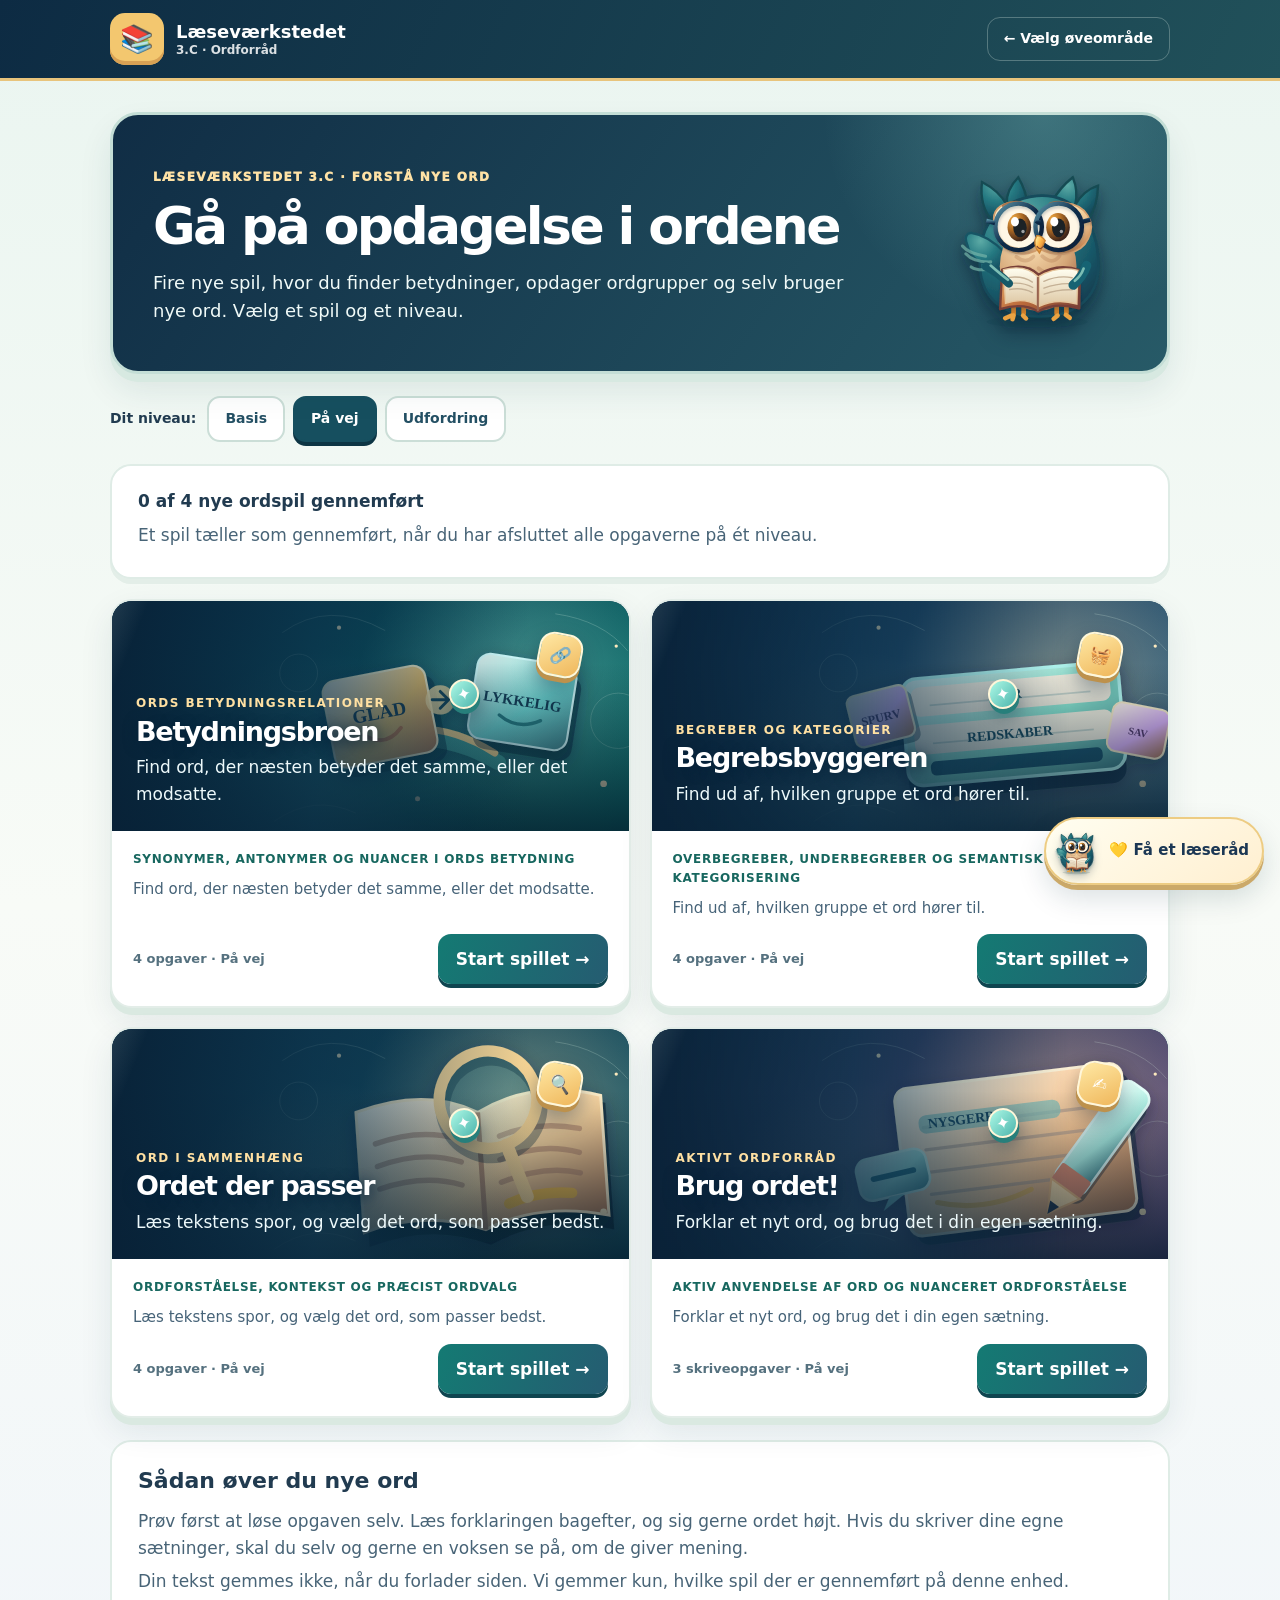
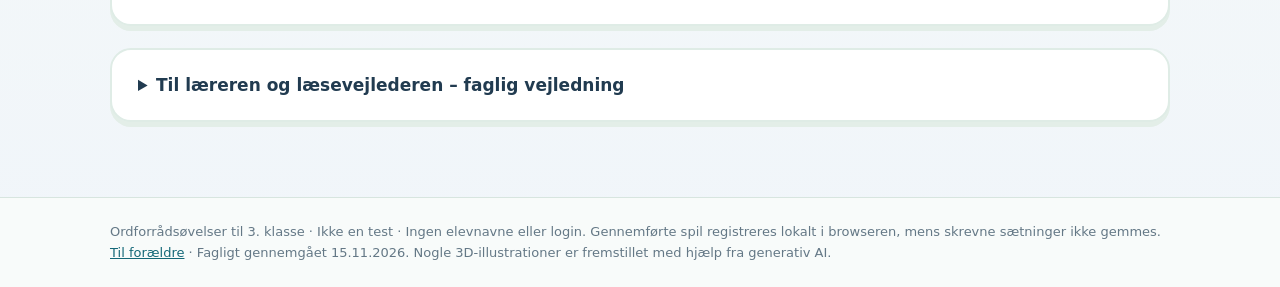
<file: ordforraad-spil.html>
<!doctype html>
<html lang="da">
<head>
<meta charset="utf-8">
<meta name="viewport" content="width=device-width,initial-scale=1">
<meta name="theme-color" content="#12324b">
<meta name="description" content="Fire nye interaktive ordforrådsspil til 3.C: synonymer og antonymer, begrebskategorier, ordvalg i kontekst og aktiv brug af nye ord.">
<title>Ordforrådsværkstedet · Læseværkstedet 3.C</title>
<link rel="stylesheet" href="laesemakker.css">
<link rel="stylesheet" href="laeringsmaal.css">
<link rel="stylesheet" href="ordforraad-spil.css">
<script src="laeringsmaal.js?v=20261117-eval2" defer></script>
<script src="fremgang-3c.js" defer></script>
<script src="ordforraad-spil.js" defer></script>
<script src="laesemakker.js" defer></script>
</head>
<body>
<header>
<div class="shell head">
<a class="brand" href="index.html"><span class="brand-icon">📚</span><span>Læseværkstedet <small>3.C · Ordforråd</small></span></a>
<a id="return-home" class="back-link" href="index.html?omraade=ordforraad">← Vælg øveområde</a>
</div>
</header>
<main id="app" class="shell" tabindex="-1"></main>
<div id="live" class="sr-only" role="status" aria-live="polite" aria-atomic="true"></div>
<footer><div class="shell">Ordforrådsøvelser til 3. klasse · Ikke en test · Ingen elevnavne eller login. Gennemførte spil registreres lokalt i browseren, mens skrevne sætninger ikke gemmes. <a href="index.html#til-foraeldre">Til forældre</a> · Fagligt gennemgået 15.11.2026. <span class="ai-credit">Nogle 3D-illustrationer er fremstillet med hjælp fra generativ AI.</span></div></footer>
</body>
</html>
</file>
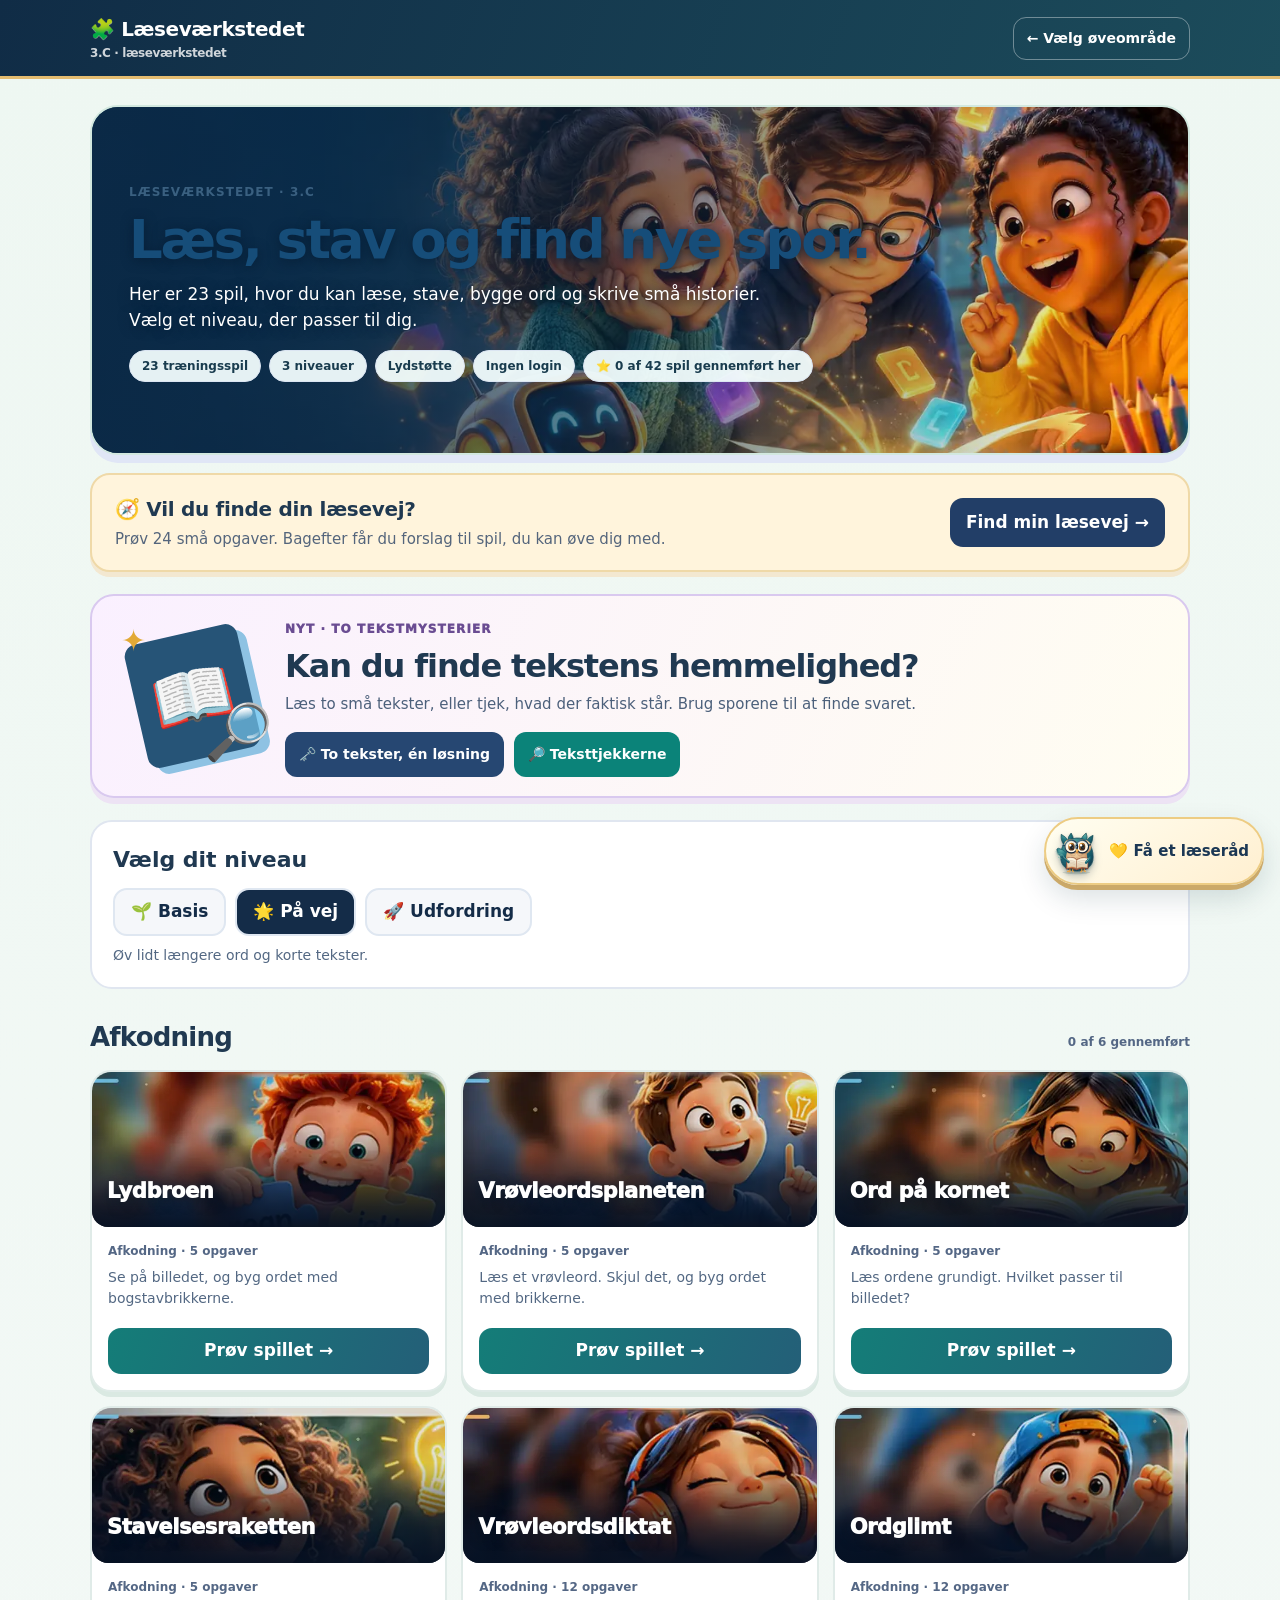
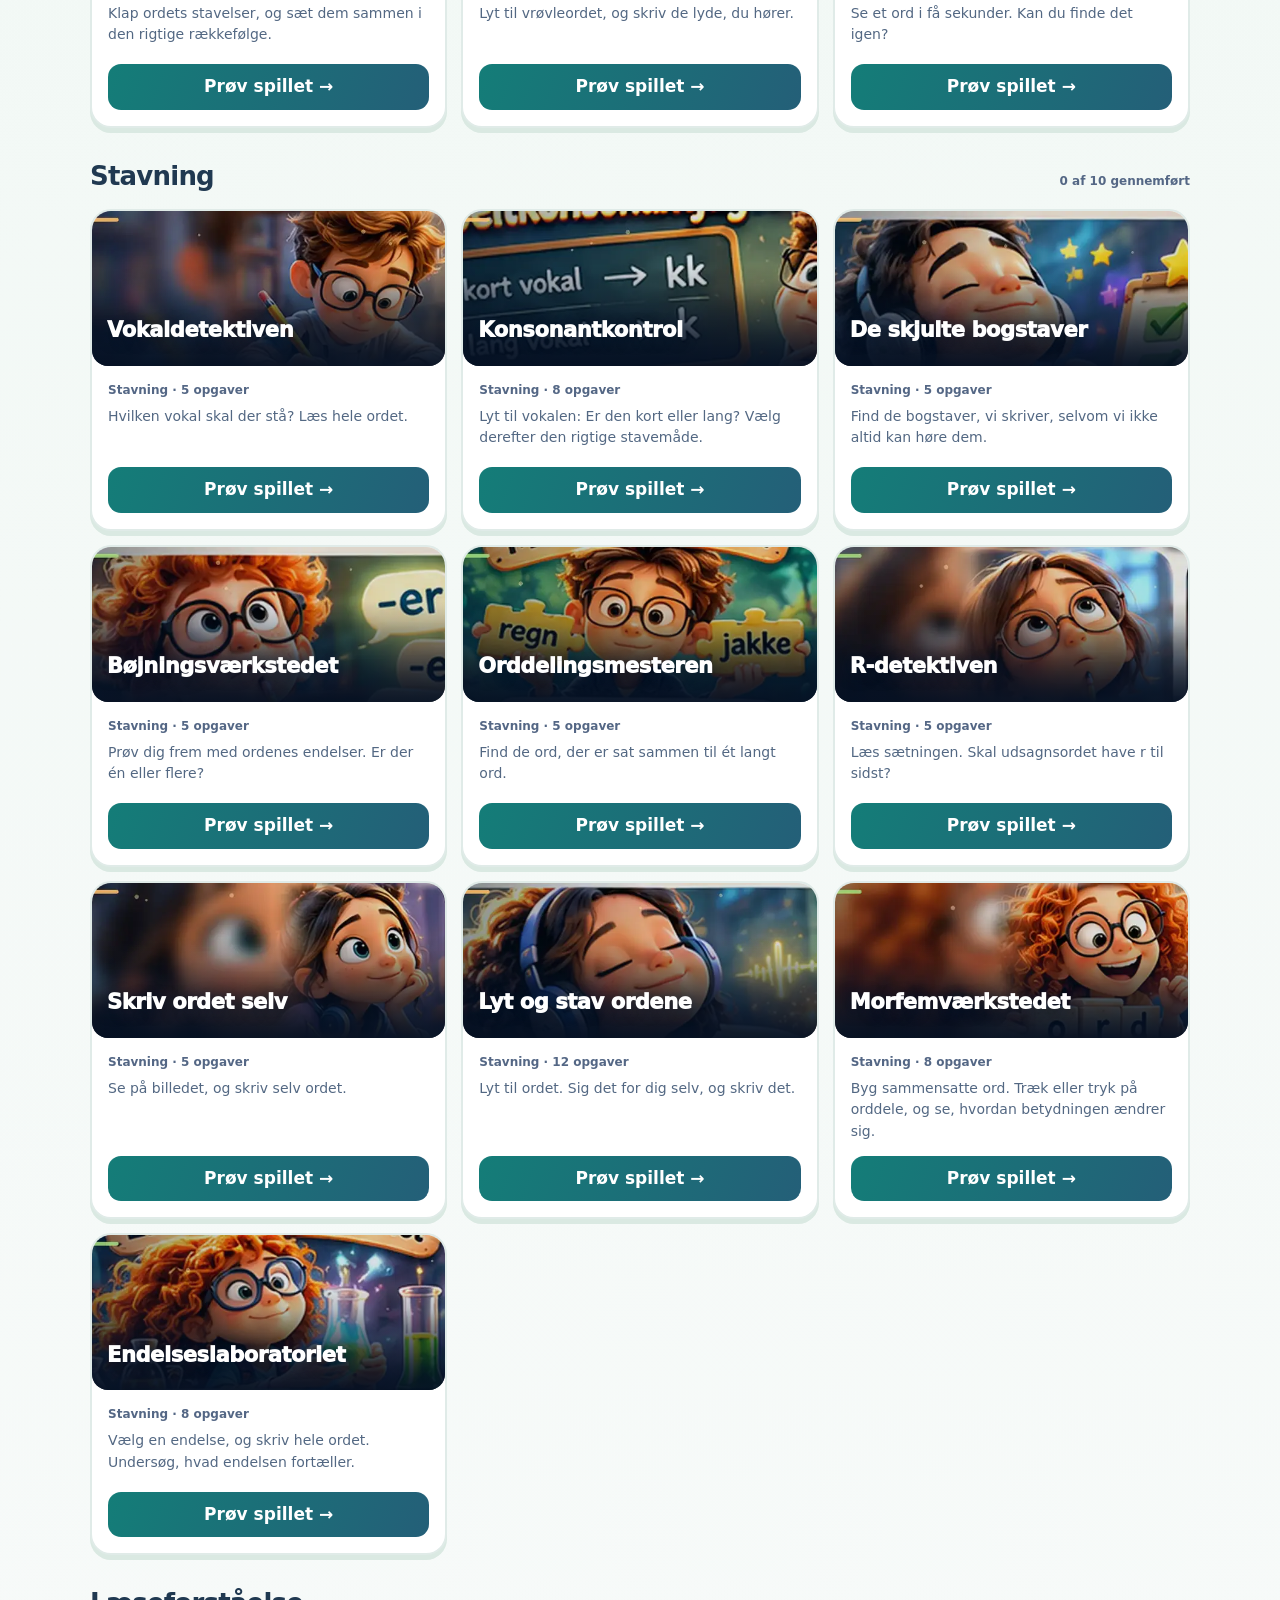
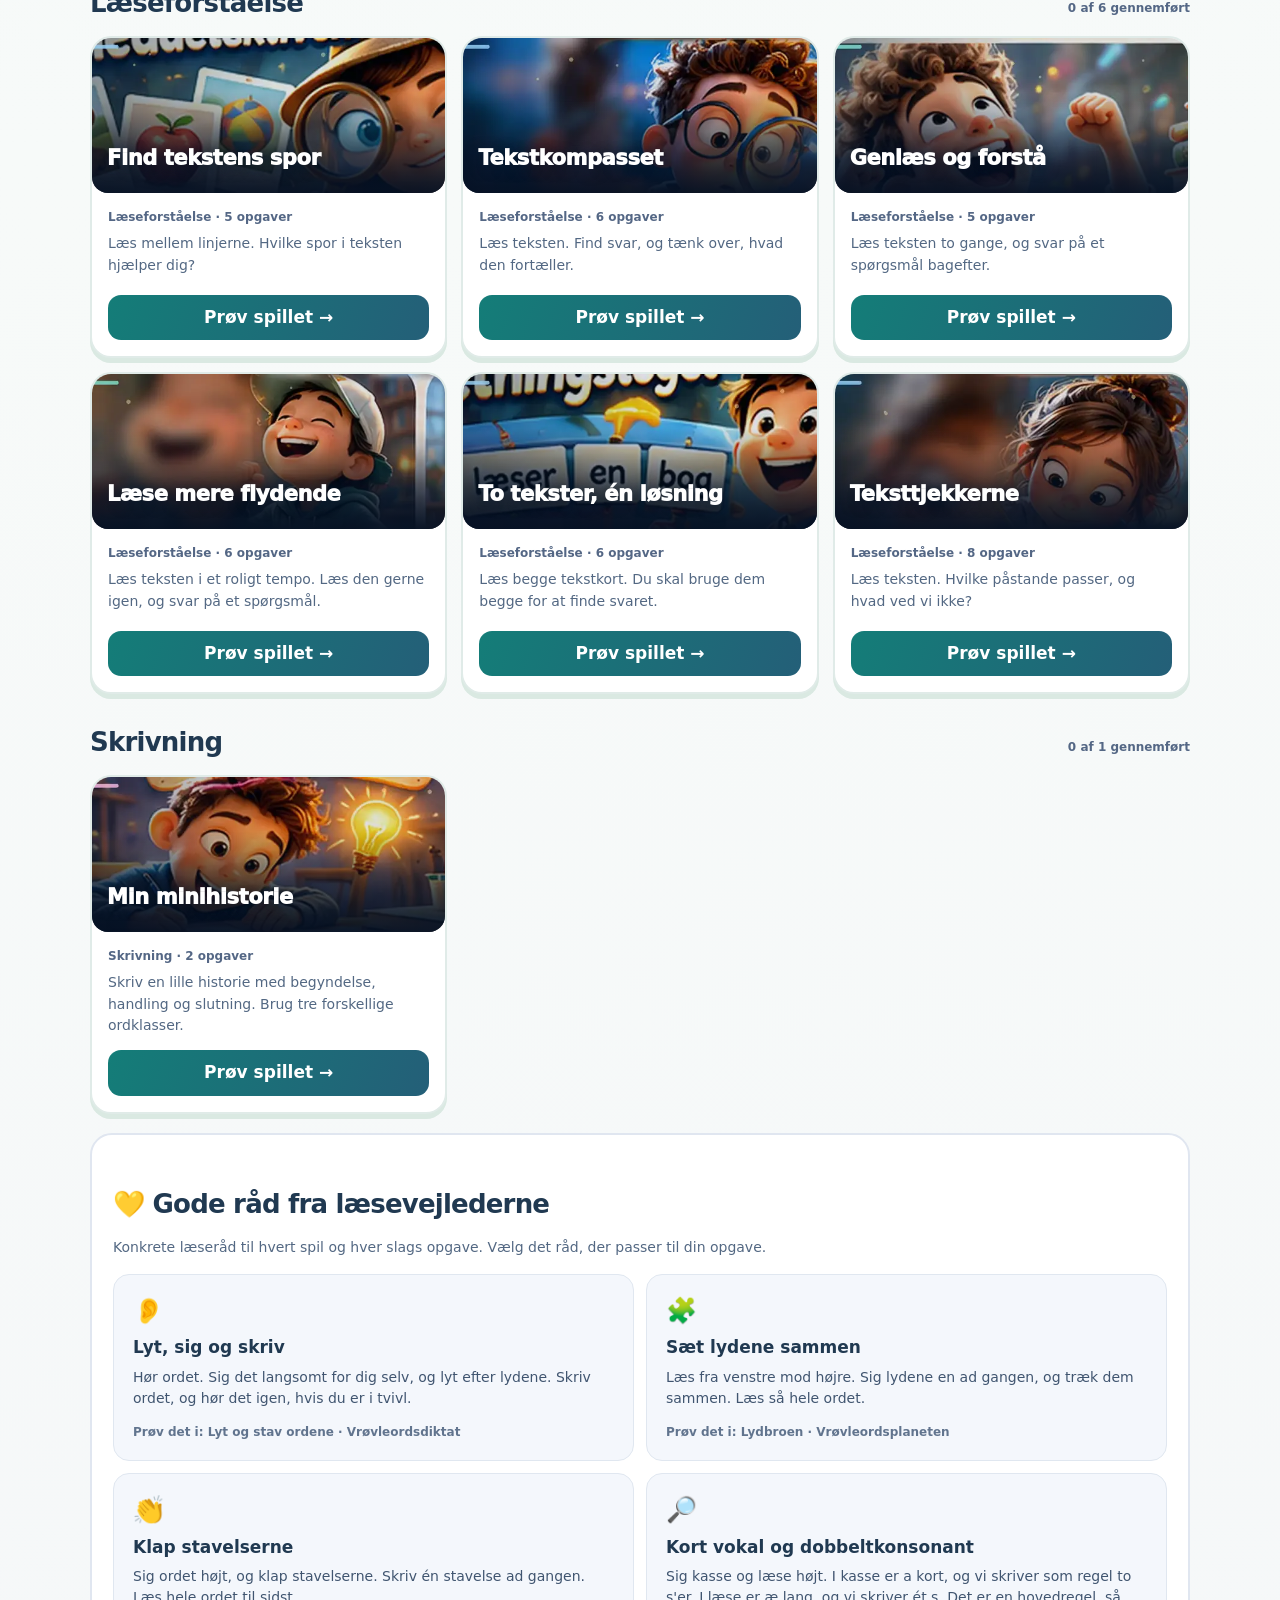
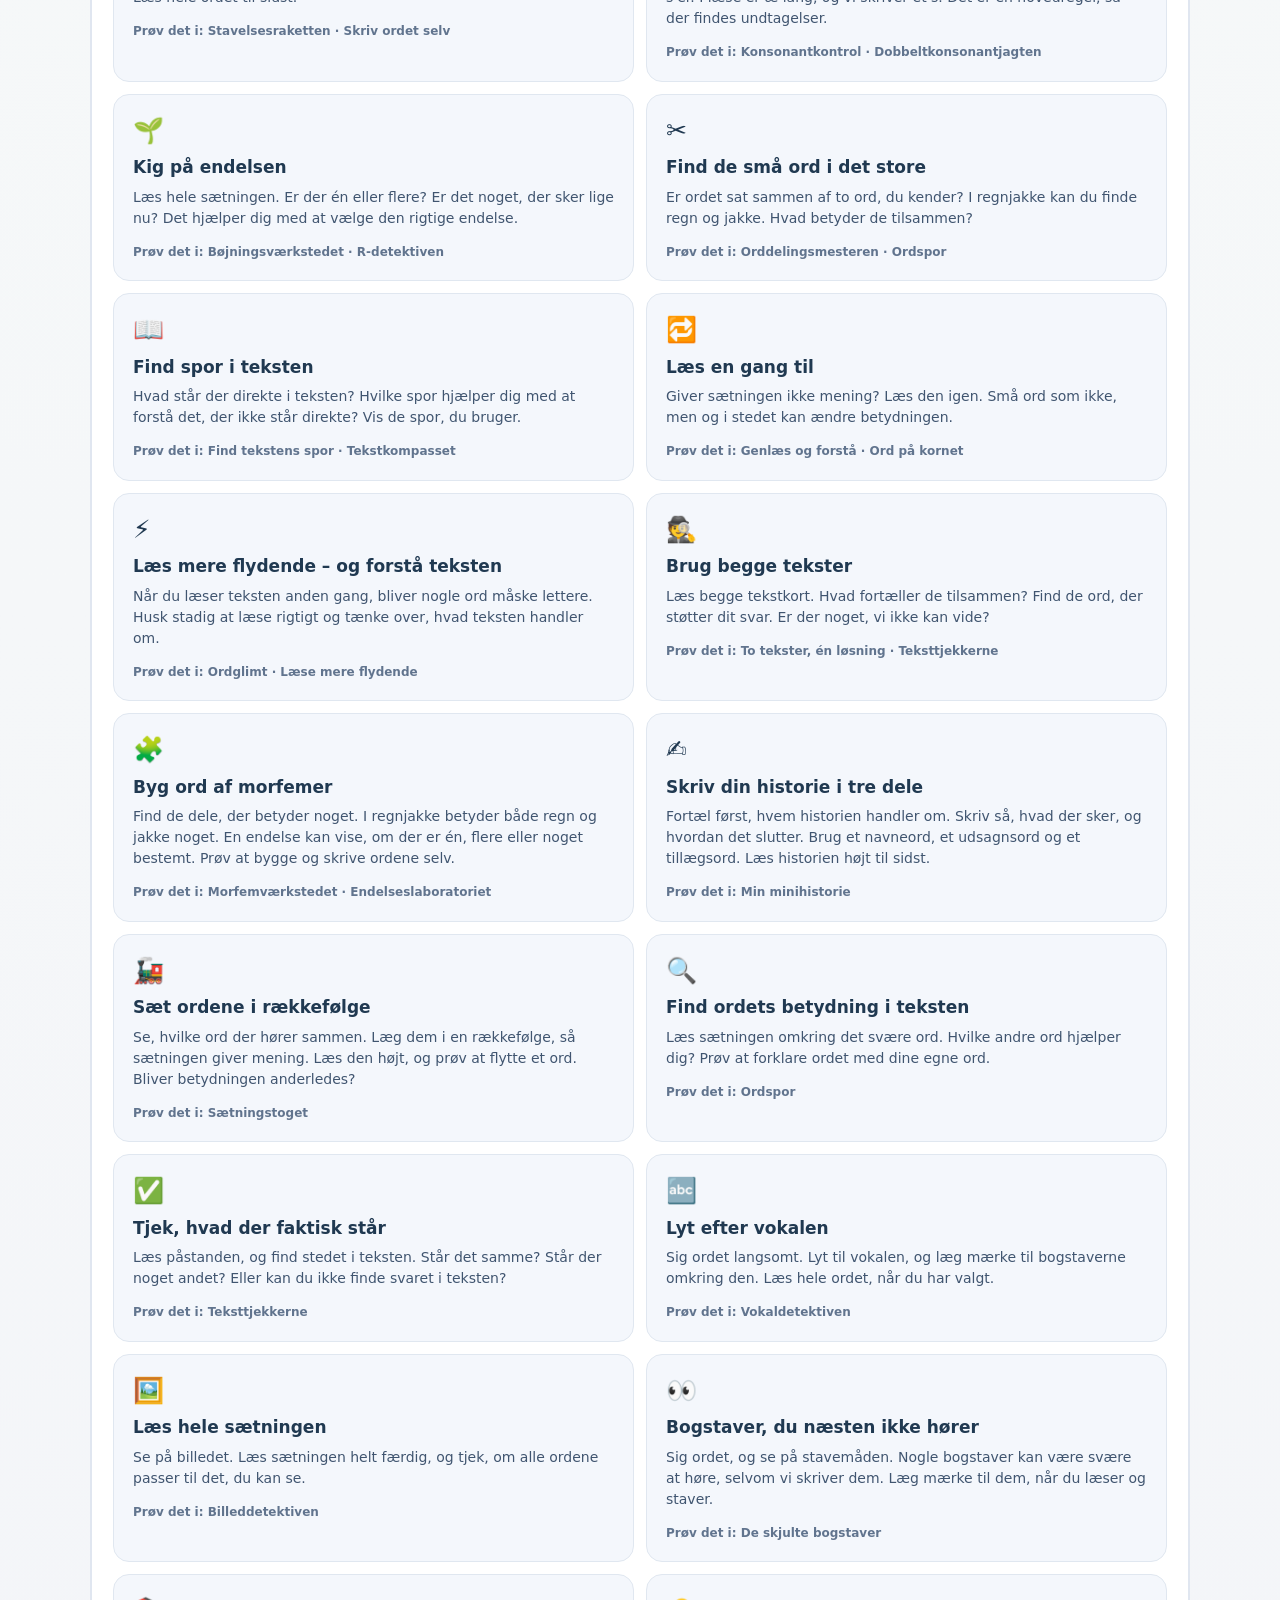
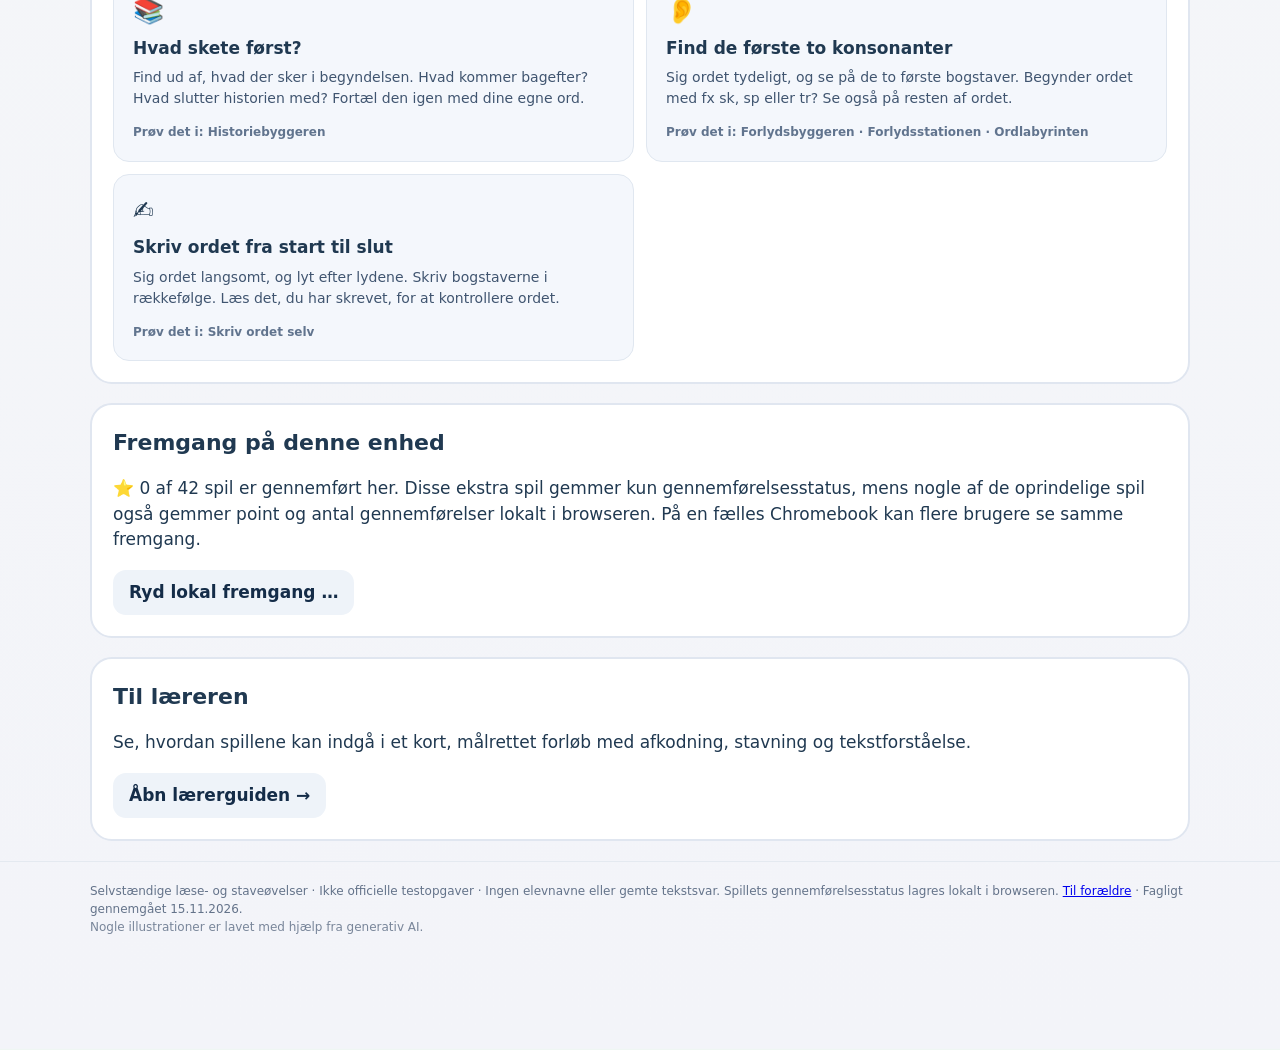
<file: st3-traening.html>
<!doctype html><html lang="da"><head><meta charset="utf-8"><meta name="viewport" content="width=device-width,initial-scale=1"><link rel="stylesheet" href="laesemakker.css"><link rel="stylesheet" href="laeringsmaal.css"><link rel="stylesheet" href="site-quality.css"><meta name="theme-color" content="#19274a"><meta name="description" content="23 interaktive læse-, stave- og tekstforståelsesspil for 3. klasse, med tre niveauer."><title>Træningsværkstedet · 3.C</title><style>
:root{--ink:#1c2b49;--navy:#19274a;--muted:#536883;--cream:#fffaf1;--border:#e0e6f0;--teal:#0d827b;--coral:#dd6149}
*{box-sizing:border-box}body{margin:0;background:var(--cream);color:var(--ink);font:17px/1.5 system-ui,'Trebuchet MS',sans-serif}button,input{font:inherit}button{cursor:pointer}button:focus-visible,a:focus-visible,input:focus-visible{outline:4px solid #ffa727;outline-offset:3px}.shell{width:min(1100px,calc(100% - 32px));margin:auto}header{background:var(--navy);color:white;padding:14px 0}.head{display:flex;align-items:center;justify-content:space-between;gap:12px;flex-wrap:wrap}.brand{text-decoration:none;color:inherit;font-weight:900;font-size:20px;letter-spacing:-.02em}.brand small{display:block;font-size:12px;opacity:.8;font-weight:600}.headlink{text-decoration:none;color:#fff;border:1px solid #ffffff60;border-radius:12px;padding:10px 13px;font-size:14px;font-weight:700}main{padding:26px 0 60px}.hero{border:2px solid #d9e4f9;background:#eaf2ff;border-radius:28px;padding:32px 37px;display:flex;justify-content:space-between;gap:20px;align-items:center}.hero h1{font-size:clamp(32px,5vw,53px);line-height:1.07;margin:8px 0 14px;letter-spacing:-.045em}.hero p{color:#42546d;margin:0;max-width:680px}.eyebrow{text-transform:uppercase;letter-spacing:.12em;color:#3a6080;font-size:12px;font-weight:900}.hero-emoji{font-size:80px}.chips{display:flex;gap:8px;flex-wrap:wrap;margin-top:17px}.chip{font-size:12px;font-weight:850;background:white;padding:6px 12px;border:1px solid #dbe5f2;border-radius:50px}.levelbox,.note{background:white;border:2px solid var(--border);border-radius:22px;padding:21px;margin-top:19px}.levelbox h2,.note h2{font-size:22px;margin:0 0 12px}.levels,.row{display:flex;flex-wrap:wrap;gap:9px}.lvl{border:2px solid #dfe7f1;color:var(--navy);background:#f5f7fa;padding:9px 16px;border-radius:14px;font-weight:850}.lvl[aria-pressed=true]{background:var(--navy);color:#fff}.muted{color:var(--muted);font-size:14px;margin:9px 0 0}.section{display:flex;justify-content:space-between;gap:8px;align-items:baseline;flex-wrap:wrap;margin:29px 0 13px}.section h2{font-size:26px;letter-spacing:-.03em;margin:0}.grid{display:grid;grid-template-columns:repeat(3,minmax(0,1fr));gap:14px}.card{background:#fff;border:2px solid #e4e9f0;border-radius:21px;padding:21px;display:flex;flex-direction:column;min-height:238px;box-shadow:0 4px 0 #edf0f3}.card .emoji{display:grid;place-items:center;width:62px;height:62px;background:#e8efff;border-radius:19px;font-size:32px;margin-bottom:12px}.card:nth-child(3n+2) .emoji{background:#f1eaff}.card:nth-child(3n+3) .emoji{background:#fff0d5}.card h3{font-size:20px;letter-spacing:-.02em;line-height:1.2;margin:0 0 8px}.card p{font-size:14px;color:var(--muted);margin:0 0 15px;flex:1}.tiny{font-size:12px;font-weight:850;color:#546785}.btn{border:none;background:var(--coral);border-radius:13px;color:white;font-weight:900;padding:10px 16px;display:inline-block;text-decoration:none;align-self:flex-start}.btn.secondary{background:var(--navy)}.btn.light{background:#eef3f9;color:var(--navy)}.gamebar{display:flex;align-items:center;justify-content:space-between;gap:10px;flex-wrap:wrap;margin-bottom:18px}.mission{background:var(--navy);color:#fff;border-radius:22px;padding:23px 28px}.mission h1{font-size:34px;letter-spacing:-.04em;margin:5px 0}.mission p{margin:0;color:#dae5ff;font-size:15px}.meter{height:10px;border-radius:10px;background:#e4ebf5;overflow:hidden;margin:18px 0}.meter div{height:100%;background:#0b8a81;transition:width .2s}.question{background:#fff;border:2px solid var(--border);border-radius:24px;padding:27px;box-shadow:0 8px 26px #1a285210}.question h2{font-size:23px;line-height:1.35;margin:0 0 14px}.passage{white-space:pre-line;background:#f0f5ff;padding:18px 20px;border-left:5px solid #83a6e1;border-radius:12px;line-height:1.75;margin-bottom:17px}.opts{display:grid;grid-template-columns:repeat(2,minmax(0,1fr));gap:12px;margin:15px 0}.opt,.tile{background:#fff;border:2px solid #dce5f0;border-radius:15px;padding:13px 16px;min-height:58px;font-weight:800;color:var(--ink);text-align:left}.opt:hover,.tile:hover{border-color:#7aafa9;background:#f1faf8}.tiles{display:flex;gap:9px;flex-wrap:wrap;margin:15px 0}.tile{min-width:65px;font-size:23px;text-align:center;touch-action:manipulation}.tile:disabled{opacity:.27;cursor:default}.zone{border:2px dashed #a8b6c9;border-radius:16px;min-height:80px;display:flex;align-items:center;gap:7px;flex-wrap:wrap;padding:13px;background:#f8faff}.token{font-size:22px;font-weight:850;color:white;background:var(--navy);border-radius:9px;padding:7px 12px}.word{padding:13px 17px;border:2px solid #c6d3e3;border-radius:13px;width:min(100%,460px);font-size:23px;margin:10px 0}.row{margin-top:14px}.feedback{margin-top:16px;background:#e5f7ed;border:2px solid #b0d9c2;color:#165c41;padding:15px 18px;border-radius:15px}.feedback.wrong{background:#fff5e6;border-color:#f0d4a3;color:#6f500e}.feedback p{margin:4px 0 0;font-size:15px}.result{font-size:56px;font-weight:950;color:var(--navy)}.guide{display:grid;grid-template-columns:repeat(2,minmax(0,1fr));gap:15px;margin-top:15px}.guide article{background:#f2f6fc;padding:18px;border-radius:16px}.guide h3{font-size:17px;margin:0 0 7px}.guide p{font-size:14px;margin:0}footer{color:#64738a;border-top:1px solid #e4e9f0;font-size:12px;padding:20px 0}.hidden{position:absolute;clip:rect(0,0,0,0);width:1px;height:1px;overflow:hidden}
@media(max-width:800px){.grid{grid-template-columns:repeat(2,minmax(0,1fr))}.hero-emoji{display:none}.question{padding:18px}.guide{grid-template-columns:1fr}}
@media(max-width:520px){.grid,.opts{grid-template-columns:1fr}.card{min-height:0}.hero{padding:24px}.hero h1{font-size:34px}.mission h1{font-size:28px}.brand{font-size:17px}}

.tip-grid{display:grid;grid-template-columns:repeat(2,minmax(0,1fr));gap:12px;margin-top:16px}.tip-item{background:#f4f7fc;border:1px solid #e0e7f0;padding:17px 19px;border-radius:16px}.tip-emoji{font-size:25px;display:block}.tip-item h3{font-size:17px;margin:6px 0}.tip-item p{font-size:14px;color:#405570;margin:0 0 9px}.tip-item small{font-size:12px;color:#61748e;font-weight:750}.game-tip{margin-top:20px;background:#f7f9fd;border:1px solid #d9e2f0;border-radius:13px;padding:14px 16px}.game-tip summary{cursor:pointer;font-weight:850;color:#263b5b}.game-tip p{color:#53657c;font-size:15px;margin:10px 0 0}
@media(max-width:650px){.tip-grid{grid-template-columns:1fr}}

.word-flash{margin:18px auto;background:#e9f2ff;border:2px solid #aecaf0;border-radius:22px;display:grid;place-items:center;text-align:center;min-height:170px;padding:20px 12px;max-width:620px;font-size:clamp(32px,6vw,52px);line-height:1.15;letter-spacing:.015em;font-weight:950;color:#17264a;overflow-wrap:anywhere}
.word-flash.ready{font-size:28px;background:#f4f7fb;border-color:#dee5ee}.reading-prep{padding:24px 26px;background:#f0f6fd;border:2px solid #d7e5f5;border-radius:18px;margin:18px 0}.reading-prep strong{font-size:23px}.reading-prep p{margin:5px 0 0;color:#52677e;font-size:15px}.reading-passage{font-size:clamp(18px,2.4vw,21px);line-height:1.9;letter-spacing:.005em;max-width:720px;margin:15px auto 20px}.speed-result{background:#edf9f4;border:2px solid #bfdccc;border-radius:18px;margin:15px 0;padding:16px 20px}.speed-result strong{color:#225947}.speed-result p{margin:5px 0;font-size:16px}.speed-result small{font-size:12px;color:#596e6b}.reading-passage+.btn{margin-bottom:10px}

.source-grid{display:grid;grid-template-columns:repeat(2,minmax(0,1fr));gap:15px;margin:19px 0 23px}
.source-sheet{position:relative;background:#fffdf7;border:2px solid #ebdbba;box-shadow:0 5px 0 #f2e7cf;border-radius:18px;padding:20px;min-width:0}
.source-sheet:nth-child(2){background:#eef9f7;border-color:#bee0d7;box-shadow:0 5px 0 #d7eee8}
.source-sheet p{font-size:18px;line-height:1.7;margin:16px 0;color:#2b405b}
.source-heading{display:flex;align-items:flex-start;gap:10px;flex-wrap:wrap}.source-heading strong{font-size:19px}
.source-number{background:#1d365e;color:white;border-radius:100px;font-size:11px;letter-spacing:.08em;font-weight:950;padding:5px 9px}
.source-sheet:nth-child(2) .source-number{background:#177b6b}
.source-listen{font-size:13px;padding:8px 12px}
.claim-board{margin:17px 0 16px;background:#fff0d9;padding:19px 22px;border:2px solid #efcf93;border-radius:16px;box-shadow:0 4px 0 #f5e4bd}
.claim-board span{display:block;font-size:11px;font-weight:900;letter-spacing:.1em;color:#74531f;margin:0 0 8px}
.claim-board strong{display:block;font-size:clamp(19px,2.4vw,24px);line-height:1.35}
.claim-passage{background:#f1f6fe}
.claim-options{grid-template-columns:repeat(3,minmax(0,1fr))}
.claim-options .opt{font-size:15px;min-height:84px;text-align:center}
@media(max-width:760px){.source-grid,.claim-options{grid-template-columns:1fr}.source-sheet{padding:17px}.source-sheet p{font-size:17px}.claim-options .opt{min-height:56px}}

.find-your-path{display:flex;flex-wrap:wrap;align-items:center;justify-content:space-between;gap:16px;margin:18px 0;padding:19px 23px;background:#fff4dc;border:2px solid #efd9a8;border-radius:20px;box-shadow:0 5px 0 #f3e8d1}
.find-your-path strong{font-size:20px;letter-spacing:-.015em}.find-your-path p{font-size:15px;color:#54657c;margin:4px 0 0}
.find-your-path a{background:#223e67;color:#fff;text-decoration:none;font-weight:900;padding:12px 16px;border-radius:13px;white-space:nowrap}
@media(max-width:580px){.find-your-path{padding:17px}.find-your-path a{width:100%;text-align:center}}

/* Farverigt læseunivers med diskrete, originale animationer */
body{background:radial-gradient(ellipse at 0% 0%,#edeaff,transparent 30%),radial-gradient(ellipse at 100% 17%,#e3faf6,transparent 30%),#fffaf1}
.hero{background:linear-gradient(114deg,#e3f2fe 0%,#eff0ff 55%,#e8fff5 100%);border-color:#cfdff4;box-shadow:0 8px 0 #e0e6f6}
.hero h1{line-height:1.08}.hero h1::first-line{color:#164d79}.hero .eyebrow{letter-spacing:.09em}
.hero-emoji{font-size:83px;filter:drop-shadow(0 13px 6px #3d4a9b24);animation:hero-reader 5s ease-in-out infinite}
@keyframes hero-reader{0%,100%{transform:rotate(-5deg) translateY(0)}50%{transform:rotate(5deg) translateY(-13px)}}
.mystery-shelf{position:relative;display:grid;grid-template-columns:150px minmax(0,1fr);gap:18px;align-items:center;border:2px solid #d9c9ef;border-radius:24px;background:linear-gradient(115deg,#faf0ff,#fffdf1);box-shadow:0 6px 0 #ede3f4;padding:19px 25px;margin:22px 0}
.mystery-visual{min-height:155px;position:relative;display:grid;place-items:center}
.mystery-book{display:grid;place-items:center;width:115px;height:126px;background:#265477;color:#fff;border-radius:12px;box-shadow:8px 8px 0 #8ec2e3;font-size:67px;transform:rotate(-13deg);animation:mystery-bob 4.7s ease-in-out infinite}
.mystery-glass{font-size:55px;position:absolute;right:-6px;bottom:0;animation:mystery-search 4.2s ease-in-out infinite}
.mystery-spark{font-size:30px;color:#e2aa37;position:absolute;left:4px;top:0}
@keyframes mystery-bob{0%,100%{transform:rotate(-13deg) translateY(0)}50%{transform:rotate(-8deg) translateY(-9px)}}
@keyframes mystery-search{0%,100%{transform:translate(0,0)}50%{transform:translate(-13px,-12px)}}
.mystery-label{font-size:12px;font-weight:950;letter-spacing:.09em;color:#6a4c92}
.mystery-body h2{font-size:clamp(24px,3vw,32px);letter-spacing:-.035em;line-height:1.15;margin:8px 0}
.mystery-body p{font-size:15px;color:#4c607b;line-height:1.55;margin:0 0 16px}
.mystery-links{display:flex;gap:10px;flex-wrap:wrap}.mystery-links button{border:0;background:#264772;border-radius:12px;padding:11px 14px;font-size:14px;color:#fff;font-weight:900;min-height:45px}
.mystery-links button:nth-child(2){background:#0b8379}.mystery-links button:hover{filter:brightness(1.12)}
.card{box-shadow:0 5px 0 #e6e9f0,0 12px 30px #192b4c12;transition:transform .16s,box-shadow .16s}
.card:hover{transform:translateY(-4px);box-shadow:0 10px 0 #e0e8f0,0 17px 30px #192b4c1b}
.card .emoji{transition:transform .2s}.card:hover .emoji{transform:rotate(-7deg) scale(1.07)}
@media(max-width:620px){.mystery-shelf{grid-template-columns:1fr;gap:5px;padding:20px}.mystery-visual{min-height:92px;max-height:92px;overflow:hidden}.mystery-book{scale:.65}.mystery-glass{right:25%;font-size:42px}.mystery-links button{width:100%}}
@media(prefers-reduced-motion:reduce){.hero-emoji,.mystery-book,.mystery-glass{animation:none!important}}
.show-explanation{display:inline-flex;margin-top:9px;padding:10px 14px;min-height:45px;background:#fff5e0;border:2px solid #e3c88d;color:#5d4325;border-radius:12px;font-weight:850;font-size:15px}.show-explanation:hover{background:#ffebc3}.show-explanation:focus-visible{outline:3px solid #dbaa49;outline-offset:2px}

/* Orddelene kan både klikkes og trækkes; også brugbar på Chromebook */
.morph-help,.vowel-note{padding:13px 16px;background:#f2f7ff;border-left:5px solid #6f9ec9;border-radius:11px;margin:15px 0;color:#264261;font-size:15px;line-height:1.55}
.morph-drop{display:flex;align-items:center;justify-content:center;flex-wrap:wrap;min-height:116px;border:3px dashed #8bc3b9;background:#f1fbf7;border-radius:20px;padding:15px;margin:20px 0;gap:10px}
.morph-tiles{display:flex;flex-wrap:wrap;justify-content:center;gap:10px;margin:15px 0 24px}
.morph-tile,.morph-chosen{border:2px solid #b3c8e2;background:#e8f3ff;border-radius:13px;padding:12px 19px;font-size:clamp(18px,2.5vw,24px);font-weight:900;color:#1c3a58;min-height:57px}
.morph-tile[disabled]{opacity:.35;cursor:default}.morph-tile[aria-pressed="true"]{background:#0c8177;color:white;border-color:#0c8177}
.morph-chosen{background:#fff2d0;border-color:#e7be71}.morph-plus{font-weight:950;font-size:28px;color:#41617d}
.morph-stem{display:flex;align-items:center;gap:12px;justify-content:center;flex-wrap:wrap;background:#f1f7fc;border-radius:18px;padding:20px;margin:18px 0}
.morph-stem>span:first-child{font-size:12px;letter-spacing:.1em;font-weight:900;color:#5c7286}
.morph-stem>strong{font-size:clamp(26px,3vw,34px);color:#264868}
.morph-stem .morph-suffix{color:#0b8578}.morph-label{display:block;font-size:17px;font-weight:900;margin:20px 0 6px}
.vowel-note{background:#fff4dd;border-left-color:#d8a54c;font-size:17px}
.vowel-choices{display:grid;grid-template-columns:repeat(2,minmax(0,1fr));gap:12px;margin:18px 0}
.vowel-choices button{min-height:75px;border-radius:16px;border:2px solid #b8d4db;background:#eaf4ff;font-size:20px;font-weight:900;color:#203d5e}
.vowel-choices button:first-child{background:#fff0d8;border-color:#dfbc85}
.vowel-reveal{font-size:36px;font-weight:900;color:#25426a;text-align:center;padding:14px}
@media(max-width:560px){.vowel-choices{grid-template-columns:1fr}.morph-stem{gap:8px}.morph-tile{min-height:52px;padding:9px 14px}}

.story-prompt{display:flex;gap:17px;align-items:center;border-radius:18px;background:#f1f7ff;padding:18px;margin:18px 0}
.story-scene{font-size:clamp(42px,6vw,70px);white-space:nowrap}
.story-prompt strong{display:block;font-size:21px}.story-prompt p{margin:4px 0;font-size:17px;line-height:1.5}
.story-help{background:#fff2d9;border-left:5px solid #e7b75a;padding:14px 18px;border-radius:12px;font-size:15px;line-height:1.58}
.story-words{display:grid;grid-template-columns:repeat(3,minmax(0,1fr));gap:10px;margin:17px 0}
.story-words>div{background:#effaf5;border:2px solid #d2e8dc;border-radius:13px;padding:11px}
.story-words strong{display:block;font-size:14px;color:#206c60}.story-words span{font-size:16px;color:#344e57}
.story-fields{display:grid;gap:16px;margin-top:20px}.story-fields label{font-size:17px;font-weight:900;color:#263d59}
.story-fields textarea{display:block;font-family:inherit;font-size:17px;line-height:1.55;min-height:96px;resize:vertical;width:100%;margin-top:6px;border:2px solid #cbdce9;border-radius:14px;padding:12px 14px;color:#233951;background:#fff}
.story-fields textarea:focus-visible{outline:3px solid #edbd65;outline-offset:2px}.story-fields textarea[readonly]{background:#f5faf6}
@media(max-width:680px){.story-words{grid-template-columns:1fr}.story-prompt{align-items:flex-start;flex-wrap:wrap}}
@media print{header,.gamebar,.meter,.mission,.row,#laesemakker-root{display:none!important}.story-input{border:0!important}}

.micro-goal{border:1px solid #b6d7d1;background:#eaf9f4;color:#294d48;font-size:15px;line-height:1.5;padding:11px 15px;margin:15px 0 13px;border-radius:12px}
.micro-goal strong{font-weight:900;color:#164f47}
</style><link rel="stylesheet" href="design-3d.css"></head><body><header><div class="shell head"><a data-home class="brand" href="index.html">🧩 Læseværkstedet<small>3.C · læseværkstedet</small></a><a data-home class="headlink" href="index.html">← Vælg øveområde</a></div></header><main id="app" class="shell"></main><footer><div class="shell">Selvstændige læse- og staveøvelser · Ikke officielle testopgaver · Ingen elevnavne eller gemte tekstsvar. Spillets gennemførelsesstatus lagres lokalt i browseren. <a href="index.html#til-foraeldre">Til forældre</a> · Fagligt gennemgået 15.11.2026. <span class="ai-credit">Nogle illustrationer er lavet med hjælp fra generativ AI.</span></div></footer><div class="hidden" id="live" role="status" aria-live="polite"></div><script src="laeringsmaal.js?v=20261117-eval2"></script><script src="fremgang-3c.js"></script><script>const G=[{"id":"lydbro","g":"Afkodning","title":"Lydbroen","icon":"🧱","kind":"order","desc":"Se på billedet, og byg ordet med bogstavbrikkerne.","qs":[{"l":1,"p":"🐱 Byg ordet for dyret.","o":["t","a","k"],"a":"kat","w":"Sig k – a – t og træk lydene sammen.","t":""},{"l":1,"p":"☀️ Byg ordet for det, der skinner.","o":["o","s","l"],"a":"sol","w":"S – o – l bliver til sol.","t":""},{"l":1,"p":"🐟 Byg ordet for dyret.","o":["sk","fi"],"a":"fisk","w":"Fi – sk. Læg også mærke til slutlyden.","t":""},{"l":2,"p":"🐶 Byg ordet for dyret.","o":["d","u","h","n"],"a":"hund","w":"H – u – n – d. Bogstavet d høres ofte svagt.","t":""},{"l":2,"p":"🌳 Byg ordet for planten.","o":["æ","tr"],"a":"træ","w":"Tr er to konsonanter, der står sammen i starten af ordet.","t":""},{"l":3,"p":"☂️ Byg ordet for det, der beskytter mod regn.","o":["ra","ply","pa"],"a":"paraply","w":"Pa – ra – ply. Læs hele ordet efter samling.","t":""},{"l":3,"p":"🚲 Byg ordet for noget med to hjul.","o":["kel","cy"],"a":"cykel","w":"Cy – kel. Bemærk bogstaverne c og y.","t":""}]},{"id":"vrovle","g":"Afkodning","title":"Vrøvleordsplaneten","icon":"👽","kind":"nonword","desc":"Læs et vrøvleord. Skjul det, og byg ordet med brikkerne.","qs":[{"l":1,"p":"Læs vrøvleordet. Skjul det, når du er klar.","o":["p","m","æ"],"a":"mæp","w":"Sig m – æ – p og derefter hele vrøvleordet.","t":""},{"l":1,"p":"Læs vrøvleordet. Skjul det, når du er klar.","o":["u","p","v"],"a":"vup","w":"Sig hver lyd langsomt, og træk dem sammen.","t":""},{"l":1,"p":"Læs vrøvleordet. Skjul det, når du er klar.","o":["f","n","æ"],"a":"næf","w":"Læs vrøvleordet uden at gætte et kendt ord.","t":""},{"l":2,"p":"Læs vrøvleordet. Skjul det, når du er klar.","o":["i","v","k"],"a":"kiv","w":"Kontroller både begyndelsen og slutningen.","t":""},{"l":2,"p":"Læs vrøvleordet. Skjul det, når du er klar.","o":["m","ø","p"],"a":"pøm","w":"Du har brugt lyd og bogstav, ikke et husket ordbillede.","t":""},{"l":3,"p":"Læs vrøvleordet. Skjul det, når du er klar.","o":["mæ","fu"],"a":"fumæ","w":"Del det igen: fu – mæ.","t":""},{"l":3,"p":"Læs vrøvleordet. Skjul det, når du er klar.","o":["pi","nø"],"a":"nøpi","w":"Del det igen: nø – pi.","t":""}]},{"id":"ordblik","g":"Afkodning","title":"Ord på kornet","icon":"🎯","kind":"choice","desc":"Læs ordene grundigt. Hvilket passer til billedet?","qs":[{"l":1,"p":"🐟 Hvilket ord passer til fisken?","o":["fisk","fiks","fisker"],"a":"fisk","w":"Læs ordet helt til sidst. Slutbogstaverne ændrer betydningen.","t":""},{"l":1,"p":"🐱 Vælg det rigtige ord.","o":["kat","kar","katte"],"a":"kat","w":"Kat slutter med t.","t":""},{"l":1,"p":"☀️ Vælg det rigtige ord.","o":["sol","sul","sal"],"a":"sol","w":"Vokalen er o.","t":""},{"l":2,"p":"🌳 Vælg det rigtige ord.","o":["træ","tre","tråd"],"a":"træ","w":"Æ og e ændrer ordets betydning.","t":""},{"l":2,"p":"🚲 Vælg ordet i ental.","o":["cykel","sykel","cykler"],"a":"cykel","w":"Cykler er flertal eller et udsagnsord.","t":""},{"l":3,"p":"🐑 Vælg det rigtige ord.","o":["får","far","for"],"a":"får","w":"Å og a giver forskellige ord.","t":""},{"l":3,"p":"📚 Hvilket ord passer? Jeg har tre ___.","o":["bøger","bager","bøgerne"],"a":"bøger","w":"Bøgerne er bestemt flertal.","t":""}]},{"id":"stavelser","g":"Afkodning","title":"Stavelsesraketten","icon":"🚀","kind":"order","desc":"Klap ordets stavelser, og sæt dem sammen i den rigtige rækkefølge.","qs":[{"l":1,"p":"🍌 Byg frugtens navn.","o":["nan","ba"],"a":"banan","w":"Ba – nan er to stavelser.","t":""},{"l":1,"p":"🏫 Byg ordet.","o":["le","sko"],"a":"skole","w":"Sko – le er to stavelser.","t":""},{"l":1,"p":"🛋️ Byg ordet.","o":["fa","so"],"a":"sofa","w":"So – fa er to stavelser.","t":""},{"l":2,"p":"☂️ Byg ordet.","o":["ply","pa","ra"],"a":"paraply","w":"Pa – ra – ply er tre stavelser.","t":""},{"l":2,"p":"📷 Byg ordet.","o":["ra","me","ka"],"a":"kamera","w":"Ka – me – ra er tre stavelser.","t":""},{"l":3,"p":"🐘 Byg dyrets navn.","o":["fant","e","le"],"a":"elefant","w":"E – le – fant er tre stavelser.","t":""},{"l":3,"p":"🍫 Byg ordet.","o":["de","ko","cho","la"],"a":"chokolade","w":"Cho – ko – la – de er fire stavelser.","t":""}]},{"id":"vokaler","g":"Stavning","title":"Vokaldetektiven","icon":"🔎","kind":"choice","desc":"Hvilken vokal skal der stå? Læs hele ordet.","qs":[{"l":1,"p":"Katten sover på en ___.","o":["pude","pade","pide"],"a":"pude","w":"Pude har u.","t":""},{"l":1,"p":"Vi spiser en gul __.","o":["banan","benan","binan"],"a":"banan","w":"Banan skrives med a i begge stavelser.","t":""},{"l":1,"p":"Jeg drikker et glas __.","o":["vand","vend","vind"],"a":"vand","w":"Ordet vand passer til betydningen.","t":""},{"l":2,"p":"Hunden ligger i sin __.","o":["kurv","karv","kerv"],"a":"kurv","w":"Kurv har u.","t":""},{"l":2,"p":"Vi kører på en __.","o":["cykel","cikel","cykal"],"a":"cykel","w":"Cykel skrives med y.","t":""},{"l":3,"p":"På himlen kan man se en __.","o":["regnbue","rignbue","ragnbue"],"a":"regnbue","w":"Regn har e, selvom udtalen kan drille.","t":""},{"l":3,"p":"Nu skal vi __.","o":["begynde","bagynde","bigynde"],"a":"begynde","w":"Begynde har e og y.","t":""}]},{"id":"dobbelte","g":"Stavning","title":"Konsonantkontrol","icon":"⚡","kind":"vowelrule","desc":"Lyt til vokalen: Er den kort eller lang? Vælg derefter den rigtige stavemåde.","qs":[{"l":1,"p":"Vi glæder os til ___.","a":"sommer","vowel":"kort","mark":"o","o":["sommer","somer","sommmer"],"w":"Hør det korte o i sommer. Derfor skriver vi mm mellem o og e."},{"l":1,"p":"Læg bøgerne i en ___.","a":"kasse","vowel":"kort","mark":"a","o":["kasse","kase","kassse"],"w":"A er kort i kasse. Derfor skriver vi ss mellem a og e."},{"l":1,"p":"Vi vil gerne ___ bold.","a":"spille","vowel":"kort","mark":"i","o":["spille","spile","spillle"],"w":"I er kort i spille. Derfor skriver vi ll mellem i og e."},{"l":1,"p":"Jeg kan godt lide at ___ bøger.","a":"læse","vowel":"lang","mark":"æ","o":["læse","læsse","læsee"],"w":"Æ er lang i læse. Derfor skriver vi kun ét s mellem æ og e."},{"l":2,"p":"Der sidder to ___ på taget.","a":"katte","vowel":"kort","mark":"a","o":["katte","kate","kattee"],"w":"A er kort i katte. Derfor skriver vi tt mellem a og e."},{"l":2,"p":"Han prøver at ___ noget ler.","a":"mase","vowel":"lang","mark":"a","o":["mase","masse","masee"],"w":"A er lang i mase. Derfor skriver vi kun ét s mellem a og e."},{"l":2,"p":"De skal ___ brænde på traileren.","a":"læsse","vowel":"kort","mark":"æ","o":["læsse","læse","læssse"],"w":"Æ er kort i læsse. Derfor skriver vi ss mellem æ og e."},{"l":2,"p":"Sæt hovedet på en blød ___.","a":"pude","vowel":"lang","mark":"u","o":["pude","pudde","puude"],"w":"U er lang i pude. Derfor skriver vi kun ét d mellem u og e."},{"l":3,"p":"Vi sidder på ___ i parken.","a":"græsset","vowel":"kort","mark":"æ","o":["græsset","græset","græssed"],"w":"Æ er kort i græsset. Derfor skriver vi ss mellem æ og e."},{"l":3,"p":"Om ___ bliver det varmere.","a":"sommeren","vowel":"kort","mark":"o","o":["sommeren","someren","sommerenn"],"w":"O er kort i sommeren. Derfor skriver vi mm mellem o og e."},{"l":3,"p":"Lad suppen ___ af.","a":"køle","vowel":"lang","mark":"ø","o":["køle","kølle","kølee"],"w":"Ø er lang i køle. Derfor skriver vi kun ét l mellem ø og e."},{"l":3,"p":"Han spiller med en ___ og en bold.","a":"kølle","vowel":"kort","mark":"ø","o":["kølle","køle","køllle"],"w":"Ø er kort i kølle. Derfor skriver vi ll mellem ø og e."}]},{"id":"stumme","g":"Stavning","title":"De skjulte bogstaver","icon":"🕵️","kind":"choice","desc":"Find de bogstaver, vi skriver, selvom vi ikke altid kan høre dem.","qs":[{"l":1,"p":"__ er du? spørger læreren.","o":["Hvem","Vem","Hven"],"a":"Hvem","w":"Hvem skrives med h foran v.","t":""},{"l":1,"p":"Bilen har fire __.","o":["hjul","jul","hjuul"],"a":"hjul","w":"Hjul staves med hj. Jul er en højtid.","t":""},{"l":1,"p":"Jeg holder blyanten i min __.","o":["hånd","hån","hon"],"a":"hånd","w":"D i hånd høres ofte ikke tydeligt.","t":""},{"l":2,"p":"Vi sidder ved et stort __.","o":["bord","bor","borrd"],"a":"bord","w":"Bord har d til sidst.","t":""},{"l":2,"p":"Det er __ udenfor om vinteren.","o":["koldt","kolt","kolldt"],"a":"koldt","w":"Koldt hænger sammen med kold.","t":""},{"l":3,"p":"Hun kunne __ lide historien.","o":["godt","got","gott"],"a":"godt","w":"Godt skrives med d.","t":""},{"l":3,"p":"Hun blev __ for brevet.","o":["glad","gla","glatt"],"a":"glad","w":"Glad har slut-d.","t":""}]},{"id":"endelser","g":"Stavning","title":"Bøjningsværkstedet","icon":"🌱","kind":"choice","desc":"Prøv dig frem med ordenes endelser. Er der én eller flere?","qs":[{"l":1,"p":"Én kat – to __.","o":["katte","katten","kattes"],"a":"katte","w":"Når der er to, siger vi katte.","t":""},{"l":1,"p":"Ét hus – to __.","o":["huse","huset","husene"],"a":"huse","w":"Når der er flere, siger vi huse.","t":""},{"l":1,"p":"En bog – __ ligger på bordet.","o":["bogen","bøger","boger"],"a":"bogen","w":"Vi siger bogen, når vi taler om en bestemt bog.","t":""},{"l":2,"p":"Alle __ løber i parken. (bestemt flertal)","o":["hundene","hunde","hundes"],"a":"hundene","w":"Når vi taler om alle hundene, kommer -ene til sidst.","t":""},{"l":2,"p":"Et æble – tre __.","o":["æbler","æblet","æblere"],"a":"æbler","w":"Når der er flere, siger vi æbler.","t":""},{"l":3,"p":"Én mus – to __.","o":["mus","muser","musene"],"a":"mus","w":"Mus staves ens, om der er én mus eller flere mus.","t":""},{"l":3,"p":"Én tand – fem __.","o":["tænder","tander","tandene"],"a":"tænder","w":"En tand bliver til flere tænder. Læg mærke til, at a bliver til æ.","t":""}]},{"id":"sammensat","g":"Stavning","title":"Orddelingsmesteren","icon":"✂️","kind":"choice","desc":"Find de ord, der er sat sammen til ét langt ord.","qs":[{"l":1,"p":"Del ordet skoletaske.","o":["skole + taske","sko + letaske","skoleta + ske"],"a":"skole + taske","w":"En skoletaske er en taske til skolen.","t":""},{"l":1,"p":"Del ordet regnjakke.","o":["regn + jakke","reg + njakke","regnja + kke"],"a":"regn + jakke","w":"En regnjakke er en jakke til regnvejr.","t":""},{"l":1,"p":"Del ordet tandbørste.","o":["tand + børste","tan + dbørste","tandbø + rste"],"a":"tand + børste","w":"En tandbørste er en børste til tænder.","t":""},{"l":2,"p":"Del ordet fodboldbane i to hoveddele.","o":["fodbold + bane","fod + boldbane","fodboldba + ne"],"a":"fodbold + bane","w":"Fodboldbane består af fodbold og bane.","t":""},{"l":2,"p":"Del ordet vinterjakke.","o":["vinter + jakke","vin + terjakke","vinterj + akke"],"a":"vinter + jakke","w":"En jakke til vinter.","t":""},{"l":3,"p":"Del ordet cykelhjelm.","o":["cykel + hjelm","cy + kelhjelm","cykelhj + elm"],"a":"cykel + hjelm","w":"En hjelm til cykling.","t":""},{"l":3,"p":"Del ordet skolebibliotek.","o":["skole + bibliotek","skol + ebibliotek","skolebibli + otek"],"a":"skole + bibliotek","w":"Et bibliotek på skolen.","t":""}]},{"id":"nutidsr","g":"Stavning","title":"R-detektiven","icon":"📝","kind":"choice","desc":"Læs sætningen. Skal udsagnsordet have r til sidst?","qs":[{"l":1,"p":"Jeg __ min hund hver dag.","o":["lufter","lufte","luftter"],"a":"lufter","w":"Jeg lufter hunden. Derfor skal der r på lufter.","t":""},{"l":1,"p":"Vi skal __ i morgen.","o":["spille","spiller","spillee"],"a":"spille","w":"Efter skal bruger vi spille uden r.","t":""},{"l":1,"p":"Hun __ en bog nu.","o":["læser","læse","læsser"],"a":"læser","w":"Nutid: læser.","t":""},{"l":2,"p":"De vil __ en historie.","o":["skrive","skriver","skrivve"],"a":"skrive","w":"Efter vil bruger vi skrive uden r.","t":""},{"l":2,"p":"Læreren __ på tavlen.","o":["skriver","skrive","skrivver"],"a":"skriver","w":"Læreren skriver nu.","t":""},{"l":3,"p":"Jeg har lyst til at __.","o":["tegne","tegner","tegnne"],"a":"tegne","w":"Efter at bruger vi tegne uden r.","t":""},{"l":3,"p":"Hver morgen __ han sin cykel.","o":["henter","hente","hentter"],"a":"henter","w":"Henter er nutid.","t":""}]},{"id":"skriv","g":"Stavning","title":"Skriv ordet selv","icon":"✏️","kind":"write","desc":"Se på billedet, og skriv selv ordet.","qs":[{"l":1,"p":"🐱 Skriv navnet på dyret med knurhår.","o":[],"a":"kat","w":"Kat staves k-a-t.","t":""},{"l":1,"p":"☀️ Skriv ordet for det, der skinner på himlen.","o":[],"a":"sol","w":"Sol staves s-o-l.","t":""},{"l":1,"p":"🏠 Skriv navnet på en bygning, man bor i.","o":[],"a":"hus","w":"Hus staves h-u-s.","t":""},{"l":2,"p":"🍌 Skriv navnet på den gule frugt.","o":[],"a":"banan","w":"Ba – nan: to stavelser.","t":""},{"l":2,"p":"🛏️ Skriv det, man sover i.","o":[],"a":"seng","w":"Seng skrives med ng.","t":""},{"l":3,"p":"☂️ Skriv det, du bruger i regnvejr.","o":[],"a":"paraply","w":"Paraply har tre stavelser.","t":""},{"l":3,"p":"🚲 Skriv ordet for noget med to hjul og pedaler.","o":[],"a":"cykel","w":"Cykel har c og y.","t":""}]},{"id":"tekstspor","g":"Læseforståelse","title":"Find tekstens spor","icon":"🔦","kind":"evidence","desc":"Læs mellem linjerne. Hvilke spor i teksten hjælper dig?","qs":[{"l":1,"p":"Hvordan er vejret sandsynligvis?","o":["Det regner.","Det sner.","Der er hedebølge."],"a":"Det regner.","t":"Mads tager sin regnjakke på. Han åbner paraplyen, før han går ud.","pro":["Han åbner paraplyen.","Mads går ud.","Mads hedder Mads."],"proof":"Han åbner paraplyen.","w":"Mads tager regnjakke på og slår paraplyen op. Det tyder på regn."},{"l":1,"p":"Hvad skal Asta sandsynligvis?","o":["Sove.","Løbe.","Spise frokost."],"a":"Sove.","t":"Asta gaber. Hun lukker bogen og slukker sin sengelampe.","pro":["Hun slukker sin sengelampe.","Bogen har sider.","Hun hedder Asta."],"proof":"Hun slukker sin sengelampe.","w":"Asta gaber og slukker sin sengelampe. Det tyder på, at hun er på vej i seng."},{"l":1,"p":"Hvad sker der med isen?","o":["Den smelter.","Den fryser.","Den vokser."],"a":"Den smelter.","t":"Noahs is drypper ned på hans hånd. Han holder den væk fra solen.","pro":["Isen drypper ned på hans hånd.","Noah har en hånd.","Solen er på himlen."],"proof":"Isen drypper ned på hans hånd.","w":"Når isen drypper, er den ved at smelte."},{"l":2,"p":"Hvad fortæller Farahs handling om hende?","o":["Omsorg.","Vrede.","At hun vil gemme sig."],"a":"Omsorg.","t":"Farah ser, at Ali sidder alene. Hun sætter sig ved siden af ham, selvom vennerne kalder.","pro":["Hun sætter sig ved siden af ham.","Der er venner.","De er i skole."],"proof":"Hun sætter sig ved siden af ham.","w":"Farah ser, at Ali sidder alene, og sætter sig hos ham. Det er et tegn på omsorg."},{"l":2,"p":"Hvordan har Signe det sandsynligvis?","o":["Nervøs.","Søvnig.","Ligeglad."],"a":"Nervøs.","t":"Lige før skuespillet ser Signe på sine noter igen. Hendes hjerte slår hurtigt.","pro":["Hun ser på noterne igen, og hendes hjerte slår hurtigt.","Skuespillet begynder snart.","Hun har papir."],"proof":"Hun ser på noterne igen, og hendes hjerte slår hurtigt.","w":"Kroppens signaler og gentagen kontrol er spor."},{"l":3,"p":"Hvorfor gør Naja det?","o":["Hun vil hjælpe Lukas.","Hun vil bytte serviet.","Hun hader sandwich."],"a":"Hun vil hjælpe Lukas.","t":"Lukas har glemt sin madpakke. Naja lægger halvdelen af sin sandwich på hans serviet uden at sige noget.","pro":["Naja lægger halvdelen af sin sandwich på hans serviet.","Det er frokost.","Han har en serviet."],"proof":"Naja lægger halvdelen af sin sandwich på hans serviet.","w":"Den glemte madpakke forklarer Najas handling."},{"l":3,"p":"Hvorfor går Amira sandsynligvis tilbage?","o":["Hun vil hente bolden.","Hun vil spise.","Hun vil bygge et mål."],"a":"Hun vil hente bolden.","t":"Det blæser kraftigt. Alle løber ind, men Amira går tilbage mod målet. Bolden ligger alene på banen.","pro":["Bolden ligger alene på banen.","Det blæser.","Alle løber ind."],"proof":"Bolden ligger alene på banen.","w":"Den efterladte bold giver en sandsynlig forklaring."}]},{"id":"tekstkompas","g":"Læseforståelse","title":"Tekstkompasset","icon":"🧭","kind":"choice","desc":"Læs teksten. Find svar, og tænk over, hvad den fortæller.","qs":[{"l":1,"p":"Hvornår skal klassen mødes?","o":["Klokken ni.","Klokken ti.","På fredag."],"a":"Klokken ni.","w":"Svaret står direkte i teksten.","t":"På tirsdag går 3.C på biblioteket. Klassen mødes klokken ni ved hovedindgangen."},{"l":1,"p":"Hvad handler teksten især om?","o":["Kaninens kendetegn.","Et cykelløb.","Bagning."],"a":"Kaninens kendetegn.","w":"Alle sætninger handler om kaninen.","t":"Kaninen spiser mest planter. Den har lange ører og kan hoppe hurtigt."},{"l":1,"p":"Hvorfor er denne tekst skrevet?","o":["For at invitere.","For at fortælle eventyr.","For at forklare matematik."],"a":"For at invitere.","w":"Tidspunkt og aktiviteter er typiske for en invitation.","t":"Kom til åbent hus lørdag klokken 10–13. Se elevernes værker."},{"l":2,"p":"Hvad er det vigtigste, teksten fortæller?","o":["Bier hjælper planter.","Alle blomster er gule.","Bier lever i vand."],"a":"Bier hjælper planter.","w":"Pollen flyttes mellem blomster, når bier søger nektar.","t":"Bier samler nektar i blomster. De flytter også pollen, som hjælper mange planter med at danne frø."},{"l":2,"p":"Hvad kan vi slutte?","o":["Øvelse hjalp Liva.","Liva opgav.","Liva skiftede skole."],"a":"Øvelse hjalp Liva.","w":"Fra at vælte til at kunne cykle er der sket udvikling.","t":"Liva øvede sig hver dag på at cykle. Først væltede hun, men efter en uge cyklede hun rundt om skolen."},{"l":2,"p":"Hvilken type tekst er dette?","o":["En opfordring med begrundelse.","Et eventyr.","En vejrudsigt."],"a":"En opfordring med begrundelse.","w":"Teksten beder os gøre noget og begrunder det.","t":"Sluk lyset, når du forlader et tomt rum. Det sparer elektricitet."},{"l":3,"p":"Hvordan hænger teksterne sammen?","o":["Fagteksten forklarer en fordel ved skolehaven.","De handler om fodbold.","Alle insekter er bier."],"a":"Fagteksten forklarer en fordel ved skolehaven.","w":"Den ene beskriver skolehaven, og den anden forklarer, hvad blomster gør.","t":"Opslag: Skolehaven har plads til både elever og insekter.\nFagtekst: Flere forskellige blomster kan tiltrække flere bestøvende insekter."},{"l":3,"p":"Hvad er et godt kritisk spørgsmål?","o":["Hvordan ved de, at alle kan lide det?","Hvilken farve er logoet?","Hvor lang er teksten?"],"a":"Hvordan ved de, at alle kan lide det?","w":"Alle er en stor påstand, som kræver belæg.","t":"En reklame siger: Alle børn elsker vores nye spil! Reklamen fortæller ikke, hvor den viden kommer fra."},{"l":3,"p":"Hvad ved vi med sikkerhed?","o":["Sværdet på museet er en kopi.","Originalen er væk.","Kopien er 800 år gammel."],"a":"Sværdet på museet er en kopi.","w":"Det står direkte, at museet viser en kopi.","t":"Museet viser en kopi af et 800 år gammelt sværd. Originalen opbevares et andet sted."}]},{"id":"genlaes","g":"Læseforståelse","title":"Genlæs og forstå","icon":"🔁","kind":"read","desc":"Læs teksten to gange, og svar på et spørgsmål bagefter.","qs":[{"l":1,"p":"Hvad gør hunden?","o":["Den snuser til et træ.","Den sover.","Den hopper i vandet."],"a":"Den snuser til et træ.","w":"Den sidste sætning fortæller svaret.","t":"Solen står op. Ida tager sine sko på. Hun går ud med sin hund. Hunden snuser til et træ."},{"l":1,"p":"Hvad gør Sara efter at have grebet bolden?","o":["Hun kaster den tilbage.","Hun går hjem.","Hun læser en bog."],"a":"Hun kaster den tilbage.","w":"Læs sidste sætning en gang til.","t":"Ali kaster bolden til Sara. Sara griber den og smiler. Så kaster hun bolden tilbage."},{"l":1,"p":"Hvor går mor og barn hen?","o":["Til biblioteket.","Til stranden.","Til bageren."],"a":"Til biblioteket.","w":"Svaret står direkte.","t":"Mor tager en taske. Hun og Ole går gennem parken. De skal aflevere tre bøger på biblioteket."},{"l":2,"p":"Hvorfor flytter Emma pinden?","o":["For at gøre stien sikker.","For at gemme den.","For at bygge hule."],"a":"For at gøre stien sikker.","w":"Når pinden er væk, kan andre cykle sikkert.","t":"En lille pind ligger midt på cykelstien. Emma tager den op og lægger den ved siden af. Nu kan de andre cykle forbi."},{"l":2,"p":"Hvorfor flyttes regnormen?","o":["For at hjælpe den.","For at tælle fliser.","For at få den til at flyve."],"a":"For at hjælpe den.","w":"Fugtig jord beskytter mod udtørring.","t":"I skolegården ligger en regnorm på fliserne. Børnene lægger den forsigtigt i fugtig jord, så den ikke tørrer ud."},{"l":3,"p":"Hvad gjorde det lettere at finde en bog?","o":["Sortering og skilte.","En højere reol.","At købe alle bøgerne igen."],"a":"Sortering og skilte.","w":"Du skal sammenholde begge handlinger.","t":"Bøgerne står i uorden. Børnene sorterer dem efter emne og sætter skilte på hylderne. Nu er det lettere at finde en god bog."},{"l":3,"p":"Hvad viser historien om Mikkel?","o":["Genlæsning hjalp ham til at rette en fejl.","Han læste aldrig opslaget.","Han kom for sent."],"a":"Genlæsning hjalp ham til at rette en fejl.","w":"Hans første læsning var upræcis, men han kontrollerede igen.","t":"På opslaget står afgang klokken 8.30. Mikkel tror først, at der står 9.30, men læser det igen. Næste morgen er han klar i god tid."}]},{"id":"diktat-ord","g":"Stavning","title":"Lyt og stav ordene","icon":"🎧","kind":"dictation","desc":"Lyt til ordet. Sig det for dig selv, og skriv det.","qs":[{"l":1,"p":"Hør ordet, og skriv det.","o":[],"a":"sol","w":"S – o – l. Sig bogstavlydene, og lyt efter vokalen."},{"l":1,"p":"Hør ordet, og skriv det.","o":[],"a":"kat","w":"Kat har tre bogstaver. Lyt især efter slutlyden."},{"l":1,"p":"Hør ordet, og skriv det.","o":[],"a":"mus","w":"Mus staves m – u – s."},{"l":1,"p":"Hør ordet, og skriv det.","o":[],"a":"fisk","w":"Fisk har fire bogstaver. Lyt godt efter sk til sidst."},{"l":1,"p":"Hør ordet, og skriv det.","o":[],"a":"sko","w":"I sko står s og k sammen i starten."},{"l":1,"p":"Hør ordet, og skriv det.","o":[],"a":"hus","w":"Hus staves h – u – s."},{"l":2,"p":"Hør ordet, og skriv det.","o":[],"a":"lampe","w":"Lam-pe: to stavelser. Kontroller vokalerne."},{"l":2,"p":"Hør ordet, og skriv det.","o":[],"a":"kasse","w":"Kasse har dobbelt s efter den korte a-lyd."},{"l":2,"p":"Hør ordet, og skriv det.","o":[],"a":"sommer","w":"Som-mer. Læg mærke til dobbelt m."},{"l":2,"p":"Hør ordet, og skriv det.","o":[],"a":"katte","w":"Katte staves med dobbelt t."},{"l":2,"p":"Hør ordet, og skriv det.","o":[],"a":"bane","w":"Bane har én konsonant mellem vokalerne."},{"l":2,"p":"Hør ordet, og skriv det.","o":[],"a":"banan","w":"Ba-nan: to stavelser og a i begge."},{"l":3,"p":"Hør ordet, og skriv det.","o":[],"a":"cykel","w":"Cykel staves med c og y."},{"l":3,"p":"Hør ordet, og skriv det.","o":[],"a":"paraply","w":"Pa-ra-ply har tre stavelser."},{"l":3,"p":"Hør ordet, og skriv det.","o":[],"a":"hjul","w":"Hjul begynder med hj, selvom h ikke høres særskilt."},{"l":3,"p":"Hør ordet, og skriv det.","o":[],"a":"hånd","w":"Hånd har d til sidst, selvom d ofte ikke høres."},{"l":3,"p":"Hør ordet, og skriv det.","o":[],"a":"hundene","w":"Hund-e-ne: bestemt flertal. Husk d i hund."},{"l":3,"p":"Hør ordet, og skriv det.","o":[],"a":"regnbue","w":"Regn-bue er et sammensat ord. Husk g i regn."}]},{"id":"diktat-vrovle","g":"Afkodning","title":"Vrøvleordsdiktat","icon":"👂","kind":"dictation","desc":"Lyt til vrøvleordet, og skriv de lyde, du hører.","qs":[{"l":1,"p":"Hør vrøvleordet, og prøv at stave det.","o":[],"a":"mæp","w":"Lyt efter hver lyd fra begyndelsen til slutningen."},{"l":1,"p":"Hør vrøvleordet, og prøv at stave det.","o":[],"a":"vup","w":"Lyt til begyndelsen, vokalen og slutningen. Husk alle tre lyde."},{"l":1,"p":"Hør vrøvleordet, og prøv at stave det.","o":[],"a":"næf","w":"Vær opmærksom på vokalen æ."},{"l":1,"p":"Hør vrøvleordet, og prøv at stave det.","o":[],"a":"pøm","w":"Lyt til ø og den sidste lyd i ordet."},{"l":1,"p":"Hør vrøvleordet, og prøv at stave det.","o":[],"a":"sæp","w":"Tre lyde: forlyd, vokal og slutlyd."},{"l":1,"p":"Hør vrøvleordet, og prøv at stave det.","o":[],"a":"nuf","w":"Hold fast i bogstavrækkefølgen."},{"l":2,"p":"Hør vrøvleordet, og prøv at stave det.","o":[],"a":"mælu","w":"To stavelser. Lyt til vokalen i hver stavelse."},{"l":2,"p":"Hør vrøvleordet, og prøv at stave det.","o":[],"a":"fupo","w":"To stavelser. Skriv de lyde, du faktisk hører."},{"l":2,"p":"Hør vrøvleordet, og prøv at stave det.","o":[],"a":"nøpi","w":"To stavelser og to forskellige vokaler."},{"l":2,"p":"Hør vrøvleordet, og prøv at stave det.","o":[],"a":"sipo","w":"Lyt efter starten af begge stavelser."},{"l":2,"p":"Hør vrøvleordet, og prøv at stave det.","o":[],"a":"vøma","w":"Lyt især efter ø og a."},{"l":2,"p":"Hør vrøvleordet, og prøv at stave det.","o":[],"a":"tæfu","w":"To stavelser. Hold styr på rækkefølgen."},{"l":3,"p":"Hør vrøvleordet, og prøv at stave det.","o":[],"a":"bræpu","w":"Begynder med to konsonanter. Lyt grundigt."},{"l":3,"p":"Hør vrøvleordet, og prøv at stave det.","o":[],"a":"kløpi","w":"Lyt til de to konsonanter i starten."},{"l":3,"p":"Hør vrøvleordet, og prøv at stave det.","o":[],"a":"snæmo","w":"Lyt til tre lyde i den første stavelse."},{"l":3,"p":"Hør vrøvleordet, og prøv at stave det.","o":[],"a":"fræmit","w":"Der står to konsonanter først. Lyt også til slutningen."},{"l":3,"p":"Hør vrøvleordet, og prøv at stave det.","o":[],"a":"grøna","w":"Lyt efter vokalerne i de to stavelser."},{"l":3,"p":"Hør vrøvleordet, og prøv at stave det.","o":[],"a":"pløset","w":"Flere stavelser. Lyt, og kontroller alle bogstaver."}]},{"id":"ordglimt","g":"Afkodning","title":"Ordglimt","icon":"⚡","kind":"speedwords","desc":"Se et ord i få sekunder. Kan du finde det igen?","qs":[{"l":1,"p":"Hvilket ord så du?","o":["sol","sul","sal","son"],"a":"sol","w":"Du genkendte sol. Læg mærke til vokalen o og slutbogstavet l."},{"l":1,"p":"Hvilket ord så du?","o":["kat","kar","hat","kal"],"a":"kat","w":"Kat slutter med t. Små bogstavforskelle kan ændre ordet."},{"l":1,"p":"Hvilket ord så du?","o":["hus","hud","hue","mus"],"a":"hus","w":"Hus staves med h-u-s."},{"l":1,"p":"Hvilket ord så du?","o":["fisk","fiks","frisk","flisk"],"a":"fisk","w":"Fisk slutter på sk. Læs hele ordet."},{"l":1,"p":"Hvilket ord så du?","o":["sko","skov","skå","spø"],"a":"sko","w":"I sko står s og k sammen i starten."},{"l":1,"p":"Hvilket ord så du?","o":["sten","steg","stæn","stem"],"a":"sten","w":"Sten slutter på n. Kontrollér også vokalen."},{"l":2,"p":"Hvilket ord så du?","o":["kasse","kase","kasser","masse"],"a":"kasse","w":"Kasse har dobbelt s."},{"l":2,"p":"Hvilket ord så du?","o":["sommer","somer","sommeren","kommer"],"a":"sommer","w":"Sommer har dobbelt m og slutter med er."},{"l":2,"p":"Hvilket ord så du?","o":["vinter","vinder","venter","vinke"],"a":"vinter","w":"Vinter har t i midten."},{"l":2,"p":"Hvilket ord så du?","o":["plante","planke","plande","planter"],"a":"plante","w":"Plante slutter på e. Læs ordet helt til ende."},{"l":2,"p":"Hvilket ord så du?","o":["skole","skolee","skolegård","skolev"],"a":"skole","w":"Skole har to stavelser: sko-le."},{"l":2,"p":"Hvilket ord så du?","o":["regnbue","regnbur","regnbye","regnby"],"a":"regnbue","w":"Regnbue består af regn og bue."},{"l":3,"p":"Hvilket ord så du?","o":["bibliotek","biblotek","bibliotæk","biblitek"],"a":"bibliotek","w":"Bibliotek har fire stavelser: bi-bli-o-tek."},{"l":3,"p":"Hvilket ord så du?","o":["forsvinde","forsvinder","forvinde","forfinde"],"a":"forsvinde","w":"Forsvinde har sv i begyndelsen af ordets anden del."},{"l":3,"p":"Hvilket ord så du?","o":["skolegården","skolegårdene","skolegråden","skolegård"],"a":"skolegården","w":"Skolegården er bestemt ental og indeholder skole og gård."},{"l":3,"p":"Hvilket ord så du?","o":["undersøge","undersøger","undersøgte","undsøge"],"a":"undersøge","w":"Undersøge har ikke r til sidst. Læs også alle stavelserne."},{"l":3,"p":"Hvilket ord så du?","o":["fodboldbane","fodboldbanen","fodboldbåne","fodboldbarne"],"a":"fodboldbane","w":"Fodboldbane er et sammensat ord af fodbold og bane."},{"l":3,"p":"Hvilket ord så du?","o":["eventyrlig","eventyrig","eventyrlige","eventyrelig"],"a":"eventyrlig","w":"Eventyrlig har et l før ig."}]},{"id":"flydelaesning","g":"Læseforståelse","title":"Læse mere flydende","icon":"⏱️","kind":"speedtext","desc":"Læs teksten i et roligt tempo. Læs den gerne igen, og svar på et spørgsmål.","qs":[{"l":1,"title":"En tur med hunden","t":"Sofie tager sin hund med i parken. Hunden snuser til græsset og finder en pind. Sofie kaster pinden, og hunden løber efter den. Til sidst går de hjem sammen.","p":"Hvad finder hunden?","o":["En pind","En bold","En sko","En bog"],"a":"En pind","w":"Hunden snuser til græsset og finder en pind. Det står direkte i teksten."},{"l":1,"title":"En bog fra hylden","t":"På biblioteket vælger Malik en bog om dyr. Han finder en stol ved vinduet og læser de første sider. Bogen handler om en ræv, der leder efter sin hule.","p":"Hvad handler Maliks bog om?","o":["En ræv","En hest","En fisk","En hund"],"a":"En ræv","w":"Der står, at bogen handler om en ræv, der leder efter sin hule."},{"l":1,"title":"Kagen på bordet","t":"I køkkenet dufter der af kage. Far tager kagen ud af ovnen og stiller den på bordet. Asta vil gerne smage, men kagen skal køle af først.","p":"Hvorfor må Asta vente?","o":["Kagen skal køle af","Hun skal i skole","Kagen er væk","Hun mangler en tallerken"],"a":"Kagen skal køle af","w":"Læs den sidste sætning. Her står, hvorfor Asta skal vente."},{"l":2,"title":"Beskeden om turen","t":"På fredag skal klassen besøge naturcentret. De skal mødes ved skolen klokken otte og huske en madpakke. Først skal de undersøge smådyr ved søen. Senere skal de se på planter i skoven. En voksen følger med på hele turen.","p":"Hvad skal eleverne gøre først?","o":["Undersøge smådyr ved søen","Se på planter i skoven","Spise aftensmad","Besøge biblioteket"],"a":"Undersøge smådyr ved søen","w":"Ordene først og senere hjælper dig med at forstå rækkefølgen."},{"l":2,"title":"Den glemte paraply","t":"Mira var næsten nået frem til skolen, da regnen begyndte. Hun stoppede under et træ og kiggede i sin taske. Paraplyen lå stadig hjemme i gangen. Da hun kom ind i klasselokalet, var hendes jakke våd, men bøgerne var tørre i tasken.","p":"Hvorfor bliver Miras jakke våd?","o":["Hun har ikke sin paraply med","Hun har været i svømmehallen","Hun glemmer sin jakke","Tasken er gået i stykker"],"a":"Hun har ikke sin paraply med","w":"Du sammenholder oplysningerne om regnen og den glemte paraply."},{"l":2,"title":"Byttebogen","t":"Skolens bibliotek har fået en byttehylde. Eleverne må tage en brugt bog med hjem, hvis de sætter en anden bog på hylden. Nora tager en bog om rummet og lægger sin gamle dyrebog på hylden. Hun glæder sig til at læse om planeterne.","p":"Hvilken bog lægger Nora på hylden?","o":["Sin gamle dyrebog","Bogen om rummet","En kogebog","En bog om cykler"],"a":"Sin gamle dyrebog","w":"To bøger nævnes. Det er vigtigt at holde styr på, hvilken bog hun lægger fra sig."},{"l":3,"title":"Den lille skolehave","t":"I skolegården har 3.C anlagt en lille have. Eleverne har sået radiser og plantet krydderurter. Hver uge har to elever ansvaret for at vande bedene. Da der ikke kom regn i flere dage, begyndte jorden at tørre. Klassen aftalte derfor en ekstra vandingsdag, så planterne kunne få vand nok.","p":"Hvorfor aftalte klassen en ekstra vandingsdag?","o":["Jorden blev tør, fordi det ikke regnede","De ville bygge en ny skole","De manglede frø","De ville flytte haven"],"a":"Jorden blev tør, fordi det ikke regnede","w":"Du fandt sammenhængen mellem manglende regn, tør jord og vanding."},{"l":3,"title":"Et eksperiment med papirfly","t":"Eleverne bygger to papirfly. Det ene fly har brede vinger, og det andet har smalle. De kaster begge fly fra samme sted og måler, hvor langt de flyver. Efter tre forsøg sammenligner de resultaterne. Flyet med brede vinger flyver længst i to af de tre forsøg. Klassen taler om, hvorfor flere forsøg giver et mere sikkert billede.","p":"Hvorfor laver eleverne flere forsøg?","o":["For at sammenligne resultater mere sikkert","For at få flere fly i skraldespanden","For at undgå at måle","For at finde et nyt klasselokale"],"a":"For at sammenligne resultater mere sikkert","w":"Ved at gentage forsøg kan eleverne bedre vurdere, om et resultat går igen."},{"l":3,"title":"Et nyt skilt ved søen","t":"Ved søen står et nyt skilt: Giv ikke ænderne brød. Skiltet forklarer, at brød ikke er egnet som hovedføde for ænder, og at madrester kan forurene vandet. Tobias læser hele skiltet, før han pakker sin madpakke ud. Han beslutter at spise sit brød selv og bare kigge på ænderne.","p":"Hvorfor giver Tobias ikke ænderne brød?","o":["Han har læst skiltets forklaring","Han har glemt sin madpakke","Ænderne er fløjet væk","Han kan ikke lide brød"],"a":"Han har læst skiltets forklaring","w":"Han bruger en oplysning fra teksten til at vælge, hvad han vil gøre."}]},{"id":"tekstkilder","g":"Læseforståelse","title":"To tekster, én løsning","icon":"🗝️","kind":"sources","desc":"Læs begge tekstkort. Du skal bruge dem begge for at finde svaret.","qs":[{"l":1,"sources":[{"title":"Klubber på skolen","text":"Tirsdag er der tegneklub. Onsdag er der læseklub."},{"title":"Besked fra Amina","text":"Jeg kan kun være med i en klub om onsdagen."}],"p":"Hvilken klub kan Amina være med i?","o":["Læseklubben","Tegneklubben","Begge klubber","Ingen af klubberne"],"a":"Læseklubben","w":"Der står onsdag ved læseklubben. Amina kan kun om onsdagen."},{"l":1,"sources":[{"title":"På biblioteket","text":"Bøger om dyr står på den grønne hylde. Eventyr står på den blå hylde."},{"title":"Elias skriver","text":"Jeg vil finde en bog med fakta om pindsvin."}],"p":"Hvilken hylde skal Elias gå hen til?","o":["Den grønne hylde","Den blå hylde","Begge hylder","Ingen af hylderne"],"a":"Den grønne hylde","w":"Elias vil vide noget om pindsvin. Så skal han finde fagbøgerne om dyr."},{"l":1,"sources":[{"title":"Tur med bussen","text":"Den røde bus kører til museet. Den gule bus kører til zoologisk have."},{"title":"Klassens besked","text":"Vi skal se på gamle genstande på museet."}],"p":"Hvilken bus skal klassen tage?","o":["Den røde bus","Den gule bus","Begge busser","Ingen bus"],"a":"Den røde bus","w":"I klassens besked står der museum. På buskortet står museet ved den røde bus."},{"l":2,"sources":[{"title":"Dagens program","text":"Klokken 9 er der svømning. Klokken 11 er der kunstværksted. Klokken 13 er der film."},{"title":"Besked fra Victor","text":"Jeg kan først komme klokken 10.30. Jeg vil med til den første aktivitet, der begynder derefter."}],"p":"Hvilken aktivitet kan Victor begynde med?","o":["Kunstværkstedet","Svømning","Film","Ingen aktivitet"],"a":"Kunstværkstedet","w":"Svømning starter før 10.30. Kunstværkstedet er den første aktivitet efter."},{"l":2,"sources":[{"title":"Bøger om rummet","text":"På hylde A står fagbøger om planeter. På hylde B står fortællinger om rumrejser."},{"title":"Opgave til Ellen","text":"Skriv en fagtekst om Jupiter. Find oplysninger, du kan bruge."}],"p":"Hvilken hylde passer bedst til Ellens opgave?","o":["Hylde A","Hylde B","Begge er lige gode","Ingen af hylderne"],"a":"Hylde A","w":"Ellen skal bruge viden om en planet til en fagtekst. Den finder hun bedst i fagbøgerne."},{"l":2,"sources":[{"title":"Grønne dage","text":"Torsdag samler vi affald ved søen. Fredag samler vi affald i skoven."},{"title":"Klassens plan","text":"I morgen skal vi samle affald mellem træerne. I dag er det torsdag."}],"p":"Hvor skal klassen samle affald i morgen?","o":["I skoven","Ved søen","På legepladsen","Ved biblioteket"],"a":"I skoven","w":"I morgen er fredag, og fredagens aktivitet foregår i skoven."},{"l":3,"sources":[{"title":"Naturværkstedets åbningstider","text":"Mandag til fredag: klokken 10–14. Lørdag: klokken 11–13. Søndag: lukket."},{"title":"Besked til 3.C","text":"Vi besøger værkstedet lørdag klokken 10.30."}],"p":"Kan klassen gå ind klokken 10.30?","o":["Nej, det åbner klokken 11","Ja, det er åbent","Nej, det åbner klokken 13","Det er lukket hele lørdagen"],"a":"Nej, det åbner klokken 11","w":"Lørdag åbner værkstedet først 11.00. Klassen kommer en halv time før."},{"l":3,"sources":[{"title":"Tre værksteder","text":"1: Undersøg regnorme med lup. 2: Byg et fuglehus. 3: Tegn et kort over skolens have."},{"title":"Mikkels ønske","text":"Jeg vil gerne undersøge et dyr, men ikke bygge noget."}],"p":"Hvilket værksted passer bedst til Mikkel?","o":["Værksted 1","Værksted 2","Værksted 3","Ingen af dem"],"a":"Værksted 1","w":"Mikkel vil undersøge dyr. Det kan han med regnorme og lup i værksted 1."},{"l":3,"sources":[{"title":"Invitation","text":"Foredrag om myrer tirsdag klokken 10.30 i skolens aula. Alle 3.-klasser er velkomne."},{"title":"Besked fra 3.C","text":"Vi har idræt tirsdag klokken 10–11. Vi kan først forlade hallen klokken 11.05."}],"p":"Kan 3.C nå foredragets begyndelse?","o":["Nej, idræt slutter senere","Ja, de kan nå det","Ja, foredraget begynder klokken 11.05","Det fremgår ikke, hvornår foredraget begynder"],"a":"Nej, idræt slutter senere","w":"Foredraget begynder 10.30, men klassen kan først komme fra idræt 11.05."}]},{"id":"teksttjek","g":"Læseforståelse","title":"Teksttjekkerne","icon":"🕵️","kind":"claim","desc":"Læs teksten. Hvilke påstande passer, og hvad ved vi ikke?","qs":[{"l":1,"t":"I parken leger Liva med sin hund. Hunden løber efter en gul bold.","claim":"Hunden løber efter en gul bold.","p":"Passer påstanden med det, der står i teksten?","o":["Det passer med teksten","Det passer ikke med teksten","Det kan vi ikke afgøre"],"a":"Det passer med teksten","w":"Ja. Du kan finde svaret i den sidste sætning."},{"l":1,"t":"Noah har en grøn cykel. Han stiller den ved skolens hegn.","claim":"Noahs cykel er blå.","p":"Passer påstanden med det, der står i teksten?","o":["Det passer med teksten","Det passer ikke med teksten","Det kan vi ikke afgøre"],"a":"Det passer ikke med teksten","w":"Nej. Teksten fortæller, at cyklen er grøn."},{"l":1,"t":"Sara læser en bog under et træ.","claim":"Saras bog handler om dyr.","p":"Passer påstanden med det, der står i teksten?","o":["Det passer med teksten","Det passer ikke med teksten","Det kan vi ikke afgøre"],"a":"Det kan vi ikke afgøre","w":"Der står kun, at Sara læser en bog. Vi ved ikke, hvad den handler om."},{"l":1,"t":"Bussen kører klokken otte. Den standser ved biblioteket.","claim":"Bussen kører klokken otte.","p":"Passer påstanden med det, der står i teksten?","o":["Det passer med teksten","Det passer ikke med teksten","Det kan vi ikke afgøre"],"a":"Det passer med teksten","w":"Ja. Klokkeslættet står direkte i teksten."},{"l":2,"t":"På tirsdag går klassen til biblioteket. Eleverne skal mødes klokken ni ved hoveddøren.","claim":"Klassen skal mødes ved bagdøren.","p":"Passer påstanden med det, der står i teksten?","o":["Det passer med teksten","Det passer ikke med teksten","Det kan vi ikke afgøre"],"a":"Det passer ikke med teksten","w":"Nej. Teksten siger hoveddøren."},{"l":2,"t":"I fritidsklubben bygger Amalie et fuglehus. Hun har taget en hammer med.","claim":"Amalie bygger fuglehuset sammen med sin far.","p":"Passer påstanden med det, der står i teksten?","o":["Det passer med teksten","Det passer ikke med teksten","Det kan vi ikke afgøre"],"a":"Det kan vi ikke afgøre","w":"Der står intet om, hvem der hjælper Amalie. Derfor kan vi ikke afgøre det."},{"l":2,"t":"Villads satte tallerkenerne på bordet. Senere vaskede hans søster op.","claim":"Villads satte tallerkenerne på bordet.","p":"Passer påstanden med det, der står i teksten?","o":["Det passer med teksten","Det passer ikke med teksten","Det kan vi ikke afgøre"],"a":"Det passer med teksten","w":"Ja. Det står i tekstens første sætning."},{"l":2,"t":"Frøene i den tørre potte spirede ikke. I den vandede potte begyndte frøene at vokse.","claim":"Frøene i den tørre potte begyndte at vokse.","p":"Passer påstanden med det, der står i teksten?","o":["Det passer med teksten","Det passer ikke med teksten","Det kan vi ikke afgøre"],"a":"Det passer ikke med teksten","w":"Nej. De tørre frø spirede ikke."},{"l":3,"t":"Da klassen kom til søen, var vandet stille. De så to svaner og en flok ænder.","claim":"Klassen så både svaner og ænder.","p":"Passer påstanden med det, der står i teksten?","o":["Det passer med teksten","Det passer ikke med teksten","Det kan vi ikke afgøre"],"a":"Det passer med teksten","w":"Ja. Begge fugletyper nævnes i teksten."},{"l":3,"t":"Mette satte tre bøger på hylden og beholdt en bog om rummet. På hjemvejen regnede det.","claim":"Bogen om rummet har 120 sider.","p":"Passer påstanden med det, der står i teksten?","o":["Det passer med teksten","Det passer ikke med teksten","Det kan vi ikke afgøre"],"a":"Det kan vi ikke afgøre","w":"Teksten siger ikke, hvor mange sider bogen har."},{"l":3,"t":"På museet fik eleverne lov til at røre en kopi af et gammelt sværd. Originalen lå bag glas.","claim":"Eleverne fik lov til at røre originalen.","p":"Passer påstanden med det, der står i teksten?","o":["Det passer med teksten","Det passer ikke med teksten","Det kan vi ikke afgøre"],"a":"Det passer ikke med teksten","w":"Nej. Eleverne rørte en kopi. Originalen lå bag glas."},{"l":3,"t":"To hold byggede broer af papir. Hold A brugte tre ark, og hold B fem ark. Begge broer kunne bære en lille bog.","claim":"Begge hold byggede en bro, som kunne bære en lille bog.","p":"Passer påstanden med det, der står i teksten?","o":["Det passer med teksten","Det passer ikke med teksten","Det kan vi ikke afgøre"],"a":"Det passer med teksten","w":"Ja. Den sidste sætning gælder begge broer."}]},{"id":"morfem-byg","g":"Stavning","title":"Morfemværkstedet","icon":"🧩","kind":"morphbuild","desc":"Byg sammensatte ord. Træk eller tryk på orddele, og se, hvordan betydningen ændrer sig.","qs":[{"l":1,"p":"Byg ordet for en jakke, der holder regnen ude.","a":"regnjakke","parts":["regn","jakke"],"extras":["sol","sko"],"w":"Regn + jakke bliver regnjakke. Begge dele fortæller noget om ordets betydning."},{"l":1,"p":"Byg ordet for en børste, du bruger til tænderne.","a":"tandbørste","parts":["tand","børste"],"extras":["hår","bog"],"w":"Tand + børste bliver tandbørste."},{"l":1,"p":"Byg ordet for den taske, du tager med i skole.","a":"skoletaske","parts":["skole","taske"],"extras":["cykel","hjelm"],"w":"Skole + taske bliver skoletaske. Det er to ord med hver sin betydning."},{"l":1,"p":"Byg ordet for en hat, du bruger i solen.","a":"solhat","parts":["sol","hat"],"extras":["regn","taske"],"w":"Sol + hat bliver solhat."},{"l":2,"p":"Byg ordet for en hjelm, du bruger på cyklen.","a":"cykelhjelm","parts":["cykel","hjelm"],"extras":["skole","bog"],"w":"Cykel + hjelm bliver cykelhjelm."},{"l":2,"p":"Byg ordet for en hylde til bøger.","a":"boghylde","parts":["bog","hylde"],"extras":["sko","bræt"],"w":"Bog + hylde bliver boghylde."},{"l":2,"p":"Byg ordet for en flaske med vand.","a":"vandflaske","parts":["vand","flaske"],"extras":["sol","børste"],"w":"Vand + flaske bliver vandflaske."},{"l":2,"p":"Byg ordet for den ferie, man har om sommeren.","a":"sommerferie","parts":["sommer","ferie"],"extras":["vinter","trøje"],"w":"Sommer + ferie bliver sommerferie."},{"l":3,"p":"Byg ordet for den bane, hvor man spiller fodbold.","a":"fodboldbane","parts":["fodbold","bane"],"extras":["regn","jakke"],"w":"Fodbold + bane bliver fodboldbane. Fodbold er selv et sammensat ord."},{"l":3,"p":"Byg ordet for en jakke til vinteren.","a":"vinterjakke","parts":["vinter","jakke"],"extras":["sommer","cykel"],"w":"Vinter + jakke bliver vinterjakke."},{"l":3,"p":"Byg ordet for en ting, du kan spidse blyanter med.","a":"blyantspidser","parts":["blyant","spidser"],"extras":["bog","taske"],"w":"Blyant + spidser bliver blyantspidser."},{"l":3,"p":"Byg ordet for et bibliotek på skolen.","a":"skolebibliotek","parts":["skole","bibliotek"],"extras":["have","cykel"],"w":"Skole + bibliotek bliver skolebibliotek."}]},{"id":"morfem-endelser","g":"Stavning","title":"Endelseslaboratoriet","icon":"✍️","kind":"morphending","desc":"Vælg en endelse, og skriv hele ordet. Undersøg, hvad endelsen fortæller.","qs":[{"l":1,"p":"Vi taler om en bestemt bil: ___ holder ved huset.","stem":"bil","suffix":"en","a":"bilen","o":["en","er","erne","et"],"w":"Bil + en bliver bilen. Endelsen -en fortæller, at det er en bestemt bil."},{"l":1,"p":"Der kører mange ___ på vejen.","stem":"bil","suffix":"er","a":"biler","o":["er","en","erne","et"],"w":"Bil + er bliver biler. Endelsen -er fortæller, at der er flere."},{"l":1,"p":"Vi taler om et bestemt hus: ___ er gult.","stem":"hus","suffix":"et","a":"huset","o":["et","e","ene","en"],"w":"Hus + et bliver huset. Endelsen -et betyder, at vi taler om et bestemt hus."},{"l":1,"p":"Der står tre ___ ved vejen.","stem":"hus","suffix":"e","a":"huse","o":["e","et","ene","er"],"w":"Hus + e bliver huse. Endelsen -e viser, at der er flere huse."},{"l":2,"p":"Vi går ind på den bestemte skole: ___.","stem":"skole","suffix":"n","a":"skolen","o":["n","r","rne","t"],"w":"Skole + n bliver skolen. Endelsen -n viser, at vi taler om en bestemt skole."},{"l":2,"p":"Der ligger mange ___ i kommunen.","stem":"skole","suffix":"r","a":"skoler","o":["r","n","rne","ne"],"w":"Skole + r bliver skoler. Endelsen -r viser flertal."},{"l":2,"p":"Vi taler om den bestemte hest: ___ står i stalden.","stem":"hest","suffix":"en","a":"hesten","o":["en","e","ene","er"],"w":"Hest + en bliver hesten. Endelsen -en betyder bestemt ental."},{"l":2,"p":"Der går fire ___ på marken.","stem":"hest","suffix":"e","a":"heste","o":["e","en","ene","er"],"w":"Hest + e bliver heste. Endelsen -e viser flertal."},{"l":3,"p":"Alle ___ løber rundt i parken.","stem":"hund","suffix":"ene","a":"hundene","o":["ene","e","en","er"],"w":"Hund + ene bliver hundene. -ene viser, at vi taler om flere bestemte hunde."},{"l":3,"p":"Alle ___ står i stalden.","stem":"hest","suffix":"ene","a":"hestene","o":["ene","e","en","er"],"w":"Hest + ene bliver hestene. Endelsen fortæller, at der er flere bestemte heste."},{"l":3,"p":"Alle ___ holder uden for skolen.","stem":"bil","suffix":"erne","a":"bilerne","o":["erne","er","en","ene"],"w":"Bil + erne bliver bilerne. -erne viser bestemt flertal."},{"l":3,"p":"Alle ___ i gaden har røde tage.","stem":"hus","suffix":"ene","a":"husene","o":["ene","e","et","er"],"w":"Hus + ene bliver husene. -ene viser bestemt flertal."}]},{"id":"minihistorie","g":"Skrivning","kind":"storywrite","icon":"✍️","title":"Min minihistorie","desc":"Skriv en lille historie med begyndelse, handling og slutning. Brug tre forskellige ordklasser.","qs":[{"l":1,"scene":"🐶 🌧️","title":"Hunden i regnen","p":"Hvad sker der, da hunden bliver våd?","nouns":["hund","hus"],"verbs":["løber","finder"],"adjectives":["våd","glad"],"w":"Du har en begyndelse, en handling og en slutning. Læs historien højt, og se, om den hænger sammen."},{"l":1,"scene":"🐱 📦","title":"Katten og kassen","p":"Hvad gemmer sig i kassen?","nouns":["kat","kasse"],"verbs":["hopper","finder"],"adjectives":["lille","blød"],"w":"Du har en begyndelse, en handling og en slutning. Læs historien højt, og se, om den hænger sammen."},{"l":1,"scene":"🐸 🌿","title":"Frøen ved søen","p":"Hvad sker der, da frøen kommer til søen?","nouns":["frø","sø"],"verbs":["hopper","ser"],"adjectives":["grøn","stor"],"w":"Du har en begyndelse, en handling og en slutning. Læs historien højt, og se, om den hænger sammen."},{"l":1,"scene":"🐰 🥕","title":"Den forsvundne gulerod","p":"Kan kaninen finde sin gulerod?","nouns":["kanin","gulerod"],"verbs":["leder","finder"],"adjectives":["sulten","glad"],"w":"Du har en begyndelse, en handling og en slutning. Læs historien højt, og se, om den hænger sammen."},{"l":2,"scene":"🚲 🏫","title":"På vej til skole","p":"Der sker noget på vej til skole. Hvad gør du?","nouns":["cykel","skole"],"verbs":["stopper","hjælper"],"adjectives":["hurtig","venlig"],"w":"Du har en begyndelse, en handling og en slutning. Læs historien højt, og se, om den hænger sammen."},{"l":2,"scene":"🦊 🍎","title":"Ræven og æblet","p":"En ræv finder noget, der ikke er dens. Hvad sker der?","nouns":["ræv","æble"],"verbs":["finder","giver"],"adjectives":["rød","sulten"],"w":"Du har en begyndelse, en handling og en slutning. Læs historien højt, og se, om den hænger sammen."},{"l":2,"scene":"🦉 📖","title":"Bogen i skoven","p":"En ugle finder en bog. Hvem kan have tabt den?","nouns":["ugle","bog"],"verbs":["læser","leder"],"adjectives":["gammel","mærkelig"],"w":"Du har en begyndelse, en handling og en slutning. Læs historien højt, og se, om den hænger sammen."},{"l":2,"scene":"🚣 🌊","title":"Turen på søen","p":"En båd kommer ud på søen. Hvad sker der?","nouns":["båd","sø"],"verbs":["sejler","vender"],"adjectives":["blå","rolig"],"w":"Du har en begyndelse, en handling og en slutning. Læs historien højt, og se, om den hænger sammen."},{"l":3,"scene":"🐉 🏰","title":"Dragen ved slottet","p":"Hvorfor er dragen kommet til slottet?","nouns":["drage","slot"],"verbs":["flyver","beskytter"],"adjectives":["modig","mørk"],"w":"Du har en begyndelse, en handling og en slutning. Læs historien højt, og se, om den hænger sammen."},{"l":3,"scene":"🚀 🪐","title":"Den nye planet","p":"En raket lander på en planet. Hvad opdager man?","nouns":["raket","planet"],"verbs":["lander","undersøger"],"adjectives":["ukendt","mærkelig"],"w":"Du har en begyndelse, en handling og en slutning. Læs historien højt, og se, om den hænger sammen."},{"l":3,"scene":"🔎 🔑","title":"Den tabte nøgle","p":"En nøgle er blevet væk. Hvordan bliver mysteriet løst?","nouns":["nøgle","taske"],"verbs":["undersøger","finder"],"adjectives":["gammel","skjult"],"w":"Du har en begyndelse, en handling og en slutning. Læs historien højt, og se, om den hænger sammen."},{"l":3,"scene":"🌬️ ⛵","title":"Storm på havet","p":"Båden kommer ud i kraftig vind. Hvad gør personerne?","nouns":["båd","vind"],"verbs":["sejler","redder"],"adjectives":["voldsom","modig"],"w":"Du har en begyndelse, en handling og en slutning. Læs historien højt, og se, om den hænger sammen."}]}];</script><script>
'use strict';

const READING_TIPS=[{"icon":"👂","name":"Lyt, sig og skriv","target":"Lyt og stav ordene · Vrøvleordsdiktat","tip":"Hør ordet. Sig det langsomt for dig selv, og lyt efter lydene. Skriv ordet, og hør det igen, hvis du er i tvivl."},{"icon":"🧩","name":"Sæt lydene sammen","target":"Lydbroen · Vrøvleordsplaneten","tip":"Læs fra venstre mod højre. Sig lydene en ad gangen, og træk dem sammen. Læs så hele ordet."},{"icon":"👏","name":"Klap stavelserne","target":"Stavelsesraketten · Skriv ordet selv","tip":"Sig ordet højt, og klap stavelserne. Skriv én stavelse ad gangen. Læs hele ordet til sidst."},{"icon":"🔎","name":"Kort vokal og dobbeltkonsonant","target":"Konsonantkontrol · Dobbeltkonsonantjagten","tip":"Sig kasse og læse højt. I kasse er a kort, og vi skriver som regel to s'er. I læse er æ lang, og vi skriver ét s. Det er en hovedregel, så der findes undtagelser."},{"icon":"🌱","name":"Kig på endelsen","target":"Bøjningsværkstedet · R-detektiven","tip":"Læs hele sætningen. Er der én eller flere? Er det noget, der sker lige nu? Det hjælper dig med at vælge den rigtige endelse."},{"icon":"✂️","name":"Find de små ord i det store","target":"Orddelingsmesteren · Ordspor","tip":"Er ordet sat sammen af to ord, du kender? I regnjakke kan du finde regn og jakke. Hvad betyder de tilsammen?"},{"icon":"📖","name":"Find spor i teksten","target":"Find tekstens spor · Tekstkompasset","tip":"Hvad står der direkte i teksten? Hvilke spor hjælper dig med at forstå det, der ikke står direkte? Vis de spor, du bruger."},{"icon":"🔁","name":"Læs en gang til","target":"Genlæs og forstå · Ord på kornet","tip":"Giver sætningen ikke mening? Læs den igen. Små ord som ikke, men og i stedet kan ændre betydningen."},{"icon":"⚡","name":"Læs mere flydende – og forstå teksten","target":"Ordglimt · Læse mere flydende","tip":"Når du læser teksten anden gang, bliver nogle ord måske lettere. Husk stadig at læse rigtigt og tænke over, hvad teksten handler om."},{"icon":"🕵️","name":"Brug begge tekster","target":"To tekster, én løsning · Teksttjekkerne","tip":"Læs begge tekstkort. Hvad fortæller de tilsammen? Find de ord, der støtter dit svar. Er der noget, vi ikke kan vide?"},{"icon":"🧩","name":"Byg ord af morfemer","target":"Morfemværkstedet · Endelseslaboratoriet","tip":"Find de dele, der betyder noget. I regnjakke betyder både regn og jakke noget. En endelse kan vise, om der er én, flere eller noget bestemt. Prøv at bygge og skrive ordene selv."},{"icon":"✍️","name":"Skriv din historie i tre dele","target":"Min minihistorie","tip":"Fortæl først, hvem historien handler om. Skriv så, hvad der sker, og hvordan det slutter. Brug et navneord, et udsagnsord og et tillægsord. Læs historien højt til sidst."},{"icon":"🚂","name":"Sæt ordene i rækkefølge","target":"Sætningstoget","tip":"Se, hvilke ord der hører sammen. Læg dem i en rækkefølge, så sætningen giver mening. Læs den højt, og prøv at flytte et ord. Bliver betydningen anderledes?"},{"icon":"🔍","name":"Find ordets betydning i teksten","target":"Ordspor","tip":"Læs sætningen omkring det svære ord. Hvilke andre ord hjælper dig? Prøv at forklare ordet med dine egne ord."},{"icon":"✅","name":"Tjek, hvad der faktisk står","target":"Teksttjekkerne","tip":"Læs påstanden, og find stedet i teksten. Står det samme? Står der noget andet? Eller kan du ikke finde svaret i teksten?"},{"icon":"🔤","name":"Lyt efter vokalen","target":"Vokaldetektiven","tip":"Sig ordet langsomt. Lyt til vokalen, og læg mærke til bogstaverne omkring den. Læs hele ordet, når du har valgt."},{"icon":"🖼️","name":"Læs hele sætningen","target":"Billeddetektiven","tip":"Se på billedet. Læs sætningen helt færdig, og tjek, om alle ordene passer til det, du kan se."},{"icon":"👀","name":"Bogstaver, du næsten ikke hører","target":"De skjulte bogstaver","tip":"Sig ordet, og se på stavemåden. Nogle bogstaver kan være svære at høre, selvom vi skriver dem. Læg mærke til dem, når du læser og staver."},{"icon":"📚","name":"Hvad skete først?","target":"Historiebyggeren","tip":"Find ud af, hvad der sker i begyndelsen. Hvad kommer bagefter? Hvad slutter historien med? Fortæl den igen med dine egne ord."},{"icon":"👂","name":"Find de første to konsonanter","target":"Forlydsbyggeren · Forlydsstationen · Ordlabyrinten","tip":"Sig ordet tydeligt, og se på de to første bogstaver. Begynder ordet med fx sk, sp eller tr? Se også på resten af ordet."},{"icon":"✍️","name":"Skriv ordet fra start til slut","target":"Skriv ordet selv","tip":"Sig ordet langsomt, og lyt efter lydene. Skriv bogstaverne i rækkefølge. Læs det, du har skrevet, for at kontrollere ordet."}];
const READING_TIP_BY_GAME={"lydbro":1,"vrovle":1,"ordblik":7,"stavelser":2,"vokaler":15,"dobbelte":3,"stumme":17,"endelser":4,"sammensat":5,"nutidsr":4,"skriv":20,"tekstspor":6,"tekstkompas":6,"genlaes":7,"diktat-ord":0,"diktat-vrovle":0,"ordglimt":8,"flydelaesning":8,"tekstkilder":9,"teksttjek":14,"morfem-byg":10,"morfem-endelser":10,"minihistorie":11,"maze":19,"onset":19,"sort":19,"sentence":12,"vocab":13,"caption":16,"order":18};
function readingTipsMarkup(){
 return '<section class="note reading-tips" id="reading-tips"><div class="section"><h2>💛 Gode råd fra læsevejlederne</h2></div><p class="muted">Konkrete læseråd til hvert spil og hver slags opgave. Vælg det råd, der passer til din opgave.</p><div class="tip-grid">'+READING_TIPS.map(t=>'<article class="tip-item"><span class="tip-emoji" aria-hidden="true">'+t.icon+'</span><h3>'+esc(t.name)+'</h3><p>'+esc(t.tip)+'</p><small>Prøv det i: '+esc(t.target)+'</small></article>').join('')+'</div></section>';
}
function gameTipMarkup(){
 if(!g)return '';
 const t=READING_TIPS[READING_TIP_BY_GAME[g.id]??6];
 return '<details class="game-tip"><summary>💛 Læsevejledernes råd til denne opgave</summary><p>'+esc(t.tip)+'</p></details>';
}

const S=document.getElementById('app'),say=(x)=>document.getElementById('live').textContent=x;
const params=new URLSearchParams(location.search),sites=params.get('sites')==='1';
const fromArea=params.get('omraade'),allowedAreas=['ord','stavning','orddele','saetninger','ordforraad','tekster','flyd','skrive','all'];
const returnHref='index.html'+(allowedAreas.includes(fromArea)?'?omraade='+encodeURIComponent(fromArea):(sites?'?sites=1':''));
document.querySelectorAll('[data-home]').forEach(x=>x.href=returnHref);
let lvl=2,g=null,qs=[],i=0,points=0,first=true,done=false,phase=0,passes=0,selected=[],tiles=[],opts=[],message='',hint=false;
let flashTimer=null,flashStatus='ready',flashSerial=0,readStatus='ready',readStarted=0,readElapsed=[],reviewReading=false,explanationShown=false;
let morphPool=[],morphPicked=[],morphEnding=null,morphText='',vowelStep=0,vowelRevealed=false,storyParts=['','',''],mistakes=[];
const flashDuration=()=>({1:3000,2:2400,3:1700})[lvl];
function clearReadingTimers(){if(flashTimer!==null){clearTimeout(flashTimer);flashTimer=null;}flashSerial++;}
function showFlash(){
 if(!g||g.kind!=='speedwords'||done)return;
 clearReadingTimers();flashStatus='visible';const serial=flashSerial,which=i;
 game();flashTimer=setTimeout(()=>{if(g?.kind==='speedwords'&&i===which&&flashSerial===serial&&!done){flashStatus='options';flashTimer=null;game();}},flashDuration());
}
function replayFlash(){if(!g||g.kind!=='speedwords'||done)return;first=false;showFlash();}
function beginReading(){
 if(g?.kind!=='speedtext'||done)return;
 readStatus='reading';readStarted=Date.now();reviewReading=false;game();
}
function stopReading(){
 if(g?.kind!=='speedtext'||readStatus!=='reading')return;
 const seconds=Math.max(.1,(Date.now()-readStarted)/1000);
 readElapsed.push(seconds);
 readStatus=readElapsed.length===1?'between':'question';
 game();
}
function continueReading(){if(g?.kind!=='speedtext'||readStatus!=='between')return;beginReading();}
function readingQuestion(){if(g?.kind!=='speedtext'||readStatus!=='between')return;readStatus='question';game();}
function toggleReadingReview(){if(g?.kind!=='speedtext'||readStatus!=='question'||done)return;reviewReading=!reviewReading;first=false;game();}
function secondsText(n){return n.toLocaleString('da-DK',{maximumFractionDigits:1,minimumFractionDigits:1});}
function speedSummary(){
 const count=qs[i].t.trim().split(/\s+/).length;
 return '<div class="speed-result"><strong>Din læsning</strong><p>'+readElapsed.map((t,n)=>'Gennemlæsning '+(n+1)+': '+secondsText(t)+' sekunder'+(t<5?' · for kort tid til en brugbar hastighedsvurdering':' · cirka '+Math.round(count*60/t)+' ord/min')).join('<br>')+'</p><small>Tiderne er kun til din egen sammenligning. De er ikke korrigeret for læsefejl og er ikke en læsetest.</small></div>';
}

const esc=(x)=>String(x).replace(/[&<>"']/g,c=>({'&':'&amp;','<':'&lt;','>':'&gt;','"':'&quot;','\'':'&#39;'}[c]));
function shuffle(a){const b=a.slice();for(let n=b.length-1;n>0;n--){const j=Math.floor(Math.random()*(n+1));[b[n],b[j]]=[b[j],b[n]];}return b;}
function home(){clearReadingTimers();window.Laesemakker?.setContext('home');g=null;let h='<section class="hero"><div><span class="eyebrow">Læseværkstedet · 3.C</span><h1>Læs, stav og find nye spor.</h1><p>Her er 23 spil, hvor du kan læse, stave, bygge ord og skrive små historier. Vælg et niveau, der passer til dig.</p><div class="chips"><span class="chip">23 træningsspil</span><span class="chip">3 niveauer</span><span class="chip">Lydstøtte</span><span class="chip">Ingen login</span><span class="chip">⭐ '+overallCompleted()+' af 42 spil gennemført her</span></div></div><div class="hero-emoji" aria-hidden="true">📚✨</div></section><div class="find-your-path"><div><strong>🧭 Vil du finde din læsevej?</strong><p>Prøv 24 små opgaver. Bagefter får du forslag til spil, du kan øve dig med.</p></div><a href="starttest.html">Find min læsevej →</a></div><div class="mystery-shelf"><div class="mystery-visual" aria-hidden="true"><div class="mystery-book">📖</div><span class="mystery-glass">🔎</span><span class="mystery-spark">✦</span></div><div class="mystery-body"><span class="mystery-label">NYT · TO TEKSTMYSTERIER</span><h2>Kan du finde tekstens hemmelighed?</h2><p>Læs to små tekster, eller tjek, hvad der faktisk står. Brug sporene til at finde svaret.</p><div class="mystery-links"><button type="button" onclick="start(&quot;tekstkilder&quot;)">🗝️ To tekster, én løsning</button><button type="button" onclick="start(&quot;teksttjek&quot;)">🔎 Teksttjekkerne</button></div></div></div><div class="levelbox"><h2>Vælg dit niveau</h2><div class="levels">'+[1,2,3].map(n=>'<button class="lvl" aria-pressed="'+(lvl===n)+'" onclick="level('+n+')">'+['','🌱 Basis','🌟 På vej','🚀 Udfordring'][n]+'</button>').join('')+'</div><p class="muted">'+['','Start med korte ord og få lyde ad gangen.','Øv lidt længere ord og korte tekster.','Arbejd med længere ord og tekster, hvor du skal forklare dit svar.'][lvl]+'</p></div>';
['Afkodning','Stavning','Læseforståelse','Skrivning'].forEach(group=>{
 const gg=G.filter(x=>x.g===group);
 const groupDone=gg.filter(x=>window.LaeseFremgang?.has(x.id)||readFinishedExtra().includes(x.id)).length;
 const groupText=groupDone===gg.length?'✓ Alle '+gg.length+' gennemført':groupDone+' af '+gg.length+' gennemført';
 h+='<div class="section"><h2>'+group+'</h2><span class="tiny">'+groupText+'</span></div><div class="grid">'+gg.map(x=>{
  const done=window.LaeseFremgang?.has(x.id)||readFinishedExtra().includes(x.id);
  return '<article class="card'+(done?' is-completed':'')+'" data-game="'+x.id+'" data-completed="'+String(!!done)+'"><div class="extra-card-banner" style="background-image:url(&quot;assets/3d/banners/'+x.id+'.webp&quot;)"><h3 class="extra-banner-name">'+esc(x.title)+'</h3></div><div class="emoji" aria-hidden="true">'+x.icon+'</div><div class="tiny">'+group+' · '+(x.kind==='storywrite'?[0,1,2,3][lvl]:x.qs.filter(z=>z.l<=lvl).length)+' opgaver</div><h3>'+x.title+'</h3><p>'+x.desc+'</p>'+(done?'<p class="completion-confirmation">✓ Gennemført på denne enhed</p>':'')+'<button class="btn" onclick="start(\''+x.id+'\')">'+(done?'Prøv igen →':'Prøv spillet →')+'</button></article>';
 }).join('')+'</div>';
});
h+=readingTipsMarkup();h+='<div class="note"><h2>Fremgang på denne enhed</h2><p>⭐ '+overallCompleted()+' af 42 spil er gennemført her. Disse ekstra spil gemmer kun gennemførelsesstatus, mens nogle af de oprindelige spil også gemmer point og antal gennemførelser lokalt i browseren. På en fælles Chromebook kan flere brugere se samme fremgang.</p><button class="btn light" onclick="clearFinished()">Ryd lokal fremgang …</button></div><div class="note"><h2>Til læreren</h2><p>Se, hvordan spillene kan indgå i et kort, målrettet forløb med afkodning, stavning og tekstforståelse.</p><button class="btn light" onclick="teacher()">Åbn lærerguiden →</button></div>';S.innerHTML=h;window.scrollTo(0,0);}
function level(n){lvl=n;home();}
function start(id){clearReadingTimers();g=G.find(x=>x.id===id);qs=g.kind==='storywrite'?shuffle(g.qs.filter(x=>x.l===lvl)).slice(0,[0,1,2,3][lvl]):shuffle(g.qs.filter(x=>x.l<=lvl));i=0;points=0;mistakes=[];prepare();game();window.scrollTo(0,0);}
function prepare(){storyParts=['','',''];explanationShown=false;morphPool=[];morphPicked=[];morphEnding=null;morphText='';vowelStep=0;vowelRevealed=false;clearReadingTimers();flashStatus='ready';readStatus='ready';readElapsed=[];readStarted=0;reviewReading=false;first=true;done=false;phase=0;passes=0;selected=[];tiles=[];message='';hint=false;const q=qs[i];opts=shuffle(q.o||[]).map((s,k)=>({s,id:k}));if(g.kind==='order'||g.kind==='nonword')opts=shuffle(q.o.map((s,k)=>({s,id:k})));
if(g.kind==='morphbuild')morphPool=shuffle([...q.parts,...q.extras]);
}
function speakSource(n){
 if(!g||g.kind!=='sources'||!qs[i]?.sources?.[n])return;
 const src=qs[i].sources[n];speakReadingText(src.title+'. '+src.text);
}
function speakReadingText(value){
 if(!('speechSynthesis' in window)||typeof SpeechSynthesisUtterance==='undefined'){say('Oplæsning er ikke tilgængelig på denne enhed.');return;}
 try{const voices=speechSynthesis.getVoices(),danish=voices.find(v=>/^da(?:[-_]|$)/i.test(v.lang));if(voices.length&&!danish){say('Der mangler en dansk oplæsningsstemme. Bed en voksen om hjælp.');return;}speechSynthesis.cancel();const u=new SpeechSynthesisUtterance(value);u.lang='da-DK';u.rate=.84;if(danish)u.voice=danish;u.onerror=()=>say('Oplæsningen virkede ikke. Bed en voksen om hjælp.');speechSynthesis.speak(u);}catch(e){say('Oplæsningen virker ikke på denne enhed.');}
}
function speak(){if(!g||!qs[i])return;const q=qs[i];speakReadingText(q.t||q.p);}
function options(arr){return '<div class="opts">'+arr.map(o=>'<button class="opt" onclick="choose('+0+',\''+encodeURIComponent(o.s).replace(/'/g,'%27')+'\')">'+esc(o.s)+'</button>').join('')+'</div>';}
function currentTaskGoal(){
 if(!g)return '';
 if(g.kind==='evidence')return phase===1?'Find det sted i teksten, der støtter dit svar.':'Brug tekstens spor til at finde svaret.';
 if(g.kind==='storywrite')return 'Skriv først en begyndelse, så en handling og til sidst en slutning.';
 if(g.id==='stavelser')return 'Find og saml ordets stavelser.';
 return ({
 order:'Byg ordet i den rigtige rækkefølge.',
 nonword:'Læs et ukendt ord. Skjul det, og byg det selv.',
 choice:'Læs hele opgaven, og sammenlign svarene.',
 vowelrule:'Hør, om vokalen er kort eller lang, før du staver.',
 write:'Skriv selv ordet, og kontroller bogstaverne.',
 dictation:'Lyt efter hver lyd, og skriv det ord, du hører.',
 speedwords:'Læs hele ordet, mens det er på skærmen.',
 speedtext:'Læs nøjagtigt, og find derefter svaret i teksten.',
 read:'Genlæs teksten, og forstå, hvad den fortæller.',
 sources:'Find oplysninger i begge tekster.',
 claim:'Se efter, om påstanden passer med teksten.',
 morphbuild:'Find orddele, der giver mening sammen.',
 morphending:'Vælg en endelse, og undersøg, hvad den betyder.'
 })[g.kind]||'Undersøg opgaven, før du svarer.';
}
function game(){if(!g)return;window.Laesemakker?.setContext(g.id);if(i===qs.length)return result();const q=qs[i],kind=g.kind;let h='<div class="gamebar"><a class="btn light" href="'+returnHref+'">← Vælg øveområde</a><span class="tiny">Opgave '+(i+1)+' af '+qs.length+' · '+points+' rigtige i første forsøg</span></div><div class="play-banner3d" style="background-image:url(&quot;assets/3d/banners/'+g.id+'.webp&quot;)"><h2>'+esc(g.title)+'</h2></div><section class="mission"><div class="eyebrow" style="color:#9bded8">DIN LÆSEMISSION</div><h1>'+g.icon+' '+g.title+'</h1><p>'+g.desc+'</p></section>'+(window.Laeringsmaal?.intro(g.id)||'')+'<div class="micro-goal"><strong>Lige nu øver du:</strong> '+esc(currentTaskGoal())+'</div><div class="meter"><div style="width:'+Math.round(100*i/qs.length)+'%"></div></div><section class="question"><div class="tiny">Niveau: '+['','Basis','På vej','Udfordring'][lvl]+'</div>';
if(q.t && kind!=='speedtext'&&kind!=='claim')h+='<div class="passage">'+esc(q.t)+'</div><button class="btn light" onclick="speak()">🔊 Læs teksten højt</button>';
if(kind==='sources'){
 h+='<div class="source-grid">'+q.sources.map((src,n)=>'<article class="source-sheet"><div class="source-heading"><span class="source-number">TEKST '+(n+1)+'</span><strong>'+esc(src.title)+'</strong></div><p>'+esc(src.text)+'</p><button class="source-listen btn light" onclick="speakSource('+n+')">🔊 Hør dette tekstkort</button></article>').join('')+'</div>';
}
if(kind==='claim'){
 h+='<div class="passage claim-passage">'+esc(q.t)+'</div><button class="btn light" onclick="speak()">🔊 Hør teksten</button><div class="claim-board"><span>DET SIGER NOGEN</span><strong>'+esc(q.claim)+'</strong></div>';
}
h+='<h2 style="margin-top:16px">'+esc(kind==='speedtext'&&readStatus!=='question'?'Læs teksten i dit eget tempo.':kind==='evidence'&&phase===1?'Hvilken sætning i teksten hjælper dig med at forklare svaret?':kind==='nonword'&&phase===1?'Byg vrøvleordet, du lige læste.':q.p)+'</h2>';


if(kind==='storywrite'){
 h+='<div class="story-prompt"><span class="story-scene" aria-hidden="true">'+esc(q.scene)+'</span><div><strong>'+esc(q.title)+'</strong><p>'+esc(q.p)+'</p></div></div><div class="story-help"><strong>Tre ordklasser:</strong> Navneord er ting eller nogen. Udsagnsord fortæller, hvad man gør. Tillægsord beskriver, hvordan noget er. Brug mindst ét ord fra hver boks.</div>';
 h+='<div class="story-words">'+[['Navneord',q.nouns],['Udsagnsord',q.verbs],['Tillægsord',q.adjectives]].map(([name,words])=>'<div><strong>'+name+'</strong><span>'+words.map(esc).join(' · ')+'</span></div>').join('')+'</div>';
 h+='<div class="story-fields">'+['1. Begyndelse – hvem er med?','2. Handling – hvad sker der?','3. Slutning – hvordan ender det?'].map((label,j)=>'<label>'+label+'<textarea class="story-input" rows="3" oninput="updateStoryPart('+j+',this.value)" '+(done?'readonly':'')+' placeholder="Skriv din sætning her...">'+esc(storyParts[j])+'</textarea></label>').join('')+'</div>';
 h+='<p class="muted">Husk punktum, spørgsmålstegn eller udråbstegn. Skriv din egen historie. Der findes mange gode løsninger.</p><div class="row">'+(done?'<button class="btn light" onclick="window.print()">🖨️ Udskriv min historie</button>':'<button class="btn secondary" onclick="checkStory()">✓ Tjek, at alle dele er med</button>')+'</div>';
}
else if(kind==='morphbuild'){
 h+='<p class="muted">Find de to orddele, der passer. Tryk eller træk dem op i byggefeltet.</p><div class="morph-help"><strong>Husk:</strong> Et morfem er en lille del af et ord, der har betydning. I regnjakke betyder både regn og jakke noget.</div>';
 h+='<div class="morph-drop" ondragover="event.preventDefault()" ondrop="morphDrop(event)" aria-label="Dit nye ord">'+(morphPicked.length?morphPicked.map((k,j)=>'<button class="morph-chosen" type="button" onclick="morphRemove('+j+')" title="Fjern denne orddel">'+esc(morphPool[k])+' <span aria-hidden="true">×</span></button>').join('<span class="morph-plus">+</span>'):'<span class="muted">Byg ordet her</span>')+'</div><div class="morph-tiles">'+morphPool.map((part,k)=>'<button class="morph-tile" type="button" draggable="true" ondragstart="morphDrag(event,'+k+')" onclick="morphPick('+k+')" '+(morphPicked.includes(k)||done?'disabled':'')+'>'+esc(part)+'</button>').join('')+'</div><div class="row"><button class="btn secondary" onclick="checkMorphBuild()">Tjek ordet</button><button class="btn light" onclick="morphReset()">↻ Forfra</button></div>';
}else if(kind==='morphending'){
 h+='<p class="muted">Se på stammen. Hvilken endelse passer til sætningen? Vælg endelsen, og skriv derefter hele ordet.</p><div class="morph-help"><strong>Husk:</strong> Endelsen kan vise, om vi taler om én, flere eller noget bestemt.</div><div class="morph-stem"><span>STAMME</span><strong>'+esc(q.stem)+'</strong><span>+</span><strong class="morph-suffix">'+(morphEnding===null?'?':esc(morphEnding))+'</strong></div><div class="morph-tiles" role="group" aria-label="Vælg en endelse">'+opts.map((o,k)=>'<button class="morph-tile" type="button" aria-pressed="'+(morphEnding===o.s)+'" onclick="selectMorphEnding('+k+')" '+(done?'disabled':'')+'>-'+esc(o.s)+'</button>').join('')+'</div><label for="answer" class="morph-label">Skriv hele ordet:</label><input id="answer" class="word" type="text" spellcheck="false" autocomplete="off" autocapitalize="none" placeholder="Skriv ordet..." value="'+esc(morphText)+'" onkeydown="if(event.key===\'Enter\')checkMorphEnding()"><div class="row"><button class="btn secondary" onclick="checkMorphEnding()">Tjek ordet</button></div>';
}else if(kind==='vowelrule'){
 h+='<div class="vowel-note"><strong>Huskereglen:</strong> Når vokalen er kort og har tryk, skriver vi som regel to ens konsonanter mellem to vokaler, fx ka<strong>ss</strong>e. Efter lang vokal skriver vi som regel én, fx læ<strong>s</strong>e.</div>';
 if(vowelStep===0){
   h+='<p class="muted">Hør det manglende ord i sætningen. Er vokalen '+esc(q.mark)+' kort eller lang? Sig gerne ordet højt selv.</p><div class="row"><button class="btn secondary" onclick="speakVowelWord()">🔊 Hør ordet</button><button class="btn light" onclick="revealVowel()">👀 Se ordet i stedet</button></div>'+(vowelRevealed?'<div class="vowel-reveal">'+esc(q.a)+'</div>':'')+'<div class="vowel-choices"><button onclick="chooseVowel(\'kort\')">🟠 Kort vokal</button><button onclick="chooseVowel(\'lang\')">🔵 Lang vokal</button></div>';
 }else{
   h+='<p class="muted">Du fandt vokallængden. Vælg nu den stavemåde, der passer til ordet.</p>'+options(opts)+'<button class="btn light" onclick="speakVowelWord()">🔊 Hør ordet igen</button>';
 }
}
else if(kind==='speedwords'){
 if(flashStatus==='ready'){
  h+='<p class="muted">Tryk på Vis ordet. Se godt på alle bogstaverne. Når ordet forsvinder, skal du finde det igen.</p><div class="word-flash ready">Klar?</div><div class="row"><button class="btn secondary" onclick="showFlash()">👀 Vis ordet</button></div>';
 }else if(flashStatus==='visible'){
  h+='<p class="muted">Se godt på hele ordet.</p><div class="word-flash" aria-live="off">'+esc(q.a)+'</div><p class="muted">Ordet forsvinder om et øjeblik …</p>';
 }else{
  h+='<p class="muted">Hvilket ord så du? Kig godt på bogstaverne, før du vælger.</p>'+options(opts)+'<div class="row"><button class="btn light" onclick="replayFlash()" '+(done?'disabled':'')+'>↻ Vis ordet igen</button></div>';
 }
}else if(kind==='speedtext'){
 if(readStatus==='ready'){
  h+='<p class="muted">Læs den korte tekst i dit eget tempo. Bagefter kan du læse den igen og se, om ordene bliver lettere.</p><div class="reading-prep"><strong>'+esc(q.title)+'</strong><p>Start, når du er klar. Tiden bliver vist, når du stopper.</p></div><button class="btn secondary" onclick="beginReading()">📖 Start læsning</button>';
 }else if(readStatus==='reading'){
  h+='<p class="muted">Læs i et tempo, hvor du forstår historien. Tryk på knappen, når du er færdig.</p><div class="passage reading-passage">'+esc(q.t)+'</div><button class="btn secondary" onclick="stopReading()">✓ Jeg har læst teksten</button>';
 }else if(readStatus==='between'){
  h+=speedSummary()+'<p class="muted">Vil du læse teksten igen? Det kan gøre ordene mere kendte. Du må også gå videre til spørgsmålet.</p><div class="row"><button class="btn secondary" onclick="continueReading()">🔁 Læs igen</button><button class="btn light" onclick="readingQuestion()">Gå til spørgsmålet →</button></div>';
 }else{
  h+=speedSummary()+'<p class="muted">Svar på spørgsmålet. Det vigtigste er stadig, at du forstår, hvad du har læst.</p>'+options(opts)+'<div class="row"><button class="btn light" onclick="toggleReadingReview()" '+(done?'disabled':'')+'>'+(reviewReading?'Skjul teksten':'📖 Se teksten igen')+'</button></div>'+(reviewReading?'<div class="passage reading-passage">'+esc(q.t)+'</div>':'');
 }
}else if(kind==='dictation'){h+='<p class="muted">Tryk på Hør ordet. Sig det langsomt for dig selv, og prøv at stave det.</p><div class="row"><button class="btn secondary" onclick="speakDictation(.82)">🔊 Hør ordet</button><button class="btn light" onclick="speakDictation(.66)">🐢 Hør langsomt</button></div><p class="muted" id="audio-info" role="status">Kan du ikke høre ordet? Så spørg en voksen.</p><label class="hidden" for="answer">Skriv ordet, du hørte</label><input id="answer" class="word" type="text" spellcheck="false" autocapitalize="none" autocomplete="off" placeholder="Skriv det, du hører..." onkeydown="if(event.key===\'Enter\')checkDictation()"><div class="row"><button class="btn secondary" onclick="checkDictation()">Tjek stavningen</button></div>'+(g.id==='diktat-vrovle'?'<p class="muted">Vrøvleord findes ikke i ordbogen. Hvis computerstemmen siger ordet mærkeligt, så spørg en voksen.</p>':'');}else if(kind==='nonword'&&phase===0){h+='<p class="muted">Læg fingeren under ordet, mens du læser. Når du er klar, skjuler du ordet og bygger det med brikkerne.</p><div class="passage" style="font-size:clamp(32px,6vw,52px);font-weight:900;letter-spacing:.08em;text-align:center">'+esc(q.a)+'</div><button class="btn secondary" onclick="phase=1;message=\'\';game()">Jeg har læst ordet →</button>';}else if(kind==='order'||kind==='nonword'){h+='<p class="muted">Sæt brikkerne i den rigtige rækkefølge. Du kan trykke på dem eller trække dem.</p><div class="zone" ondragover="event.preventDefault()" ondrop="drop(event)">'+(tiles.length?tiles.map(v=>'<span class="token">'+esc(v.s)+'</span>').join(''):'<span class="muted">Her bygger du ordet</span>')+'</div><div class="tiles">'+opts.map((v,k)=>'<button class="tile" draggable="true" ondragstart="drag(event,'+k+')" onclick="tile('+k+')" '+(selected.includes(k)||done?'disabled':'')+'>'+esc(v.s)+'</button>').join('')+'</div><div class="row"><button class="btn secondary" onclick="checkTiles()">Tjek ordet</button><button class="btn light" onclick="selected=[];tiles=[];game()">Forfra</button>'+(kind==='nonword'?'<button class="btn light" onclick="revealNonword()">👀 Se ordet igen</button>':'')+'</div>';}
else if(kind==='write'){h+='<label class="hidden" for="answer">Skriv ordet</label><input id="answer" class="word" autocomplete="off" spellcheck="false" placeholder="Skriv ordet..." onkeydown="if(event.key===\'Enter\')checkWord()"><div class="row"><button class="btn secondary" onclick="checkWord()">Tjek stavning</button></div>';}
else if(kind==='read'&&passes<2){h+='<p class="muted">'+(passes===0?'Læs teksten stille og roligt første gang.':'Læs teksten igen. Er der ord, som er blevet lettere?')+'</p><button class="btn secondary" onclick="passes++;game()">'+(passes===0?'Jeg har læst én gang →':'Jeg har læst igen →')+'</button>';}
else h+=kind==='claim'?options(opts).replace('class="opts"','class="opts claim-options"'):options((kind==='evidence'&&phase===1)?shuffle(q.pro).map((s,k)=>({s,id:k})):opts);
if(message)h+='<div class="feedback '+(done?'':'wrong')+'" role="status">'+(done?(kind==='storywrite'?'✓ Alle dele er med!':'✓ Det er rigtigt!'):'Prøv igen.')+'<p>'+esc(message)+'</p></div>'+(done||explanationShown||kind==='storywrite'?'':'<button class="show-explanation" onclick="explainTraining()">💡 Vis forklaringen</button>');
if(done)h+='<div class="row"><button class="btn" onclick="next()">'+(i===qs.length-1?'Se min afslutning →':'Næste opgave →')+'</button></div>';
h+=gameTipMarkup();h+='</section><p class="muted">Er du i tvivl? Så læs ordet eller teksten en gang til.</p>';S.innerHTML=h;}
function drag(e,k){e.dataTransfer.setData('text/plain',String(k));}
function drop(e){e.preventDefault();tile(Number(e.dataTransfer.getData('text/plain')));}
function tile(k){if(done||selected.includes(k)||!opts[k])return;selected.push(k);tiles.push(opts[k]);game();}
function speakDictation(rate){
 if(!g||g.kind!=='dictation'||done)return;
 const info=document.getElementById('audio-info');
 const fail=(msg)=>{if(info)info.textContent=msg;say(msg);};
 if(!('speechSynthesis' in window)||typeof SpeechSynthesisUtterance==='undefined'){
  fail('Der er ingen oplæsning på denne enhed. Spørg en voksen, om de vil læse ordet højt.');return;
 }
 try{
  const voices=speechSynthesis.getVoices();
  const dansk=voices.find(v=>/^da(?:-|_|$)/i.test(v.lang));
  if(voices.length&&!dansk){fail('Her er ingen dansk computerstemme. Spørg en voksen, om I kan slå dansk oplæsning til.');return;}
  speechSynthesis.cancel();
  const utterance=new SpeechSynthesisUtterance(qs[i].a);
  utterance.lang='da-DK';utterance.rate=rate;utterance.pitch=1;
  if(dansk)utterance.voice=dansk;
  utterance.onerror=()=>fail('Lyden virkede ikke. Prøv igen, eller spørg en voksen.');
  if(info)info.textContent='Hør ordet. Skriv det bagefter.';
  speechSynthesis.speak(utterance);
 }catch(e){fail('Lyden kunne ikke starte. Spørg en voksen om hjælp.');}
}
function checkDictation(){
 if(!g||g.kind!=='dictation'||done)return;
 const input=document.getElementById('answer');
 const typed=(input?.value||'').trim();
 if(!typed){say('Skriv ordet, før du tjekker.');if(input)input.focus();return;}
 if(typed.toLocaleLowerCase('da-DK')===qs[i].a.toLocaleLowerCase('da-DK')){
   decide(true,'');
 }else{
   if(first)mistakes.push({question:'Stav ordet, du hørte.',hint:qs[i].w||'Lyt efter hver lyd i ordet.'});
   first=false;message='Hør ordet igen. Sig lydene langsomt, og tjek både begyndelsen, vokalen og slutningen.';
   game();
   const nextInput=document.getElementById('answer');
   if(nextInput){nextInput.value=typed;nextInput.focus();}
   say('Prøv igen. Lyt og ret det, du har skrevet.');
 }
}
function explainTraining(){
 if(!g||done||!message||explanationShown)return;
 const q=qs[i],answer=g.kind==='evidence'&&phase===1?q.proof:q.a;
 explanationShown=true;
 message='Det rigtige svar er: '+answer+(/[.!?]$/.test(String(answer).trim())?'':'.')+' '+(q.w||'Se på ordet eller teksten igen.');
 game();
}


function updateStoryPart(j,value){if(g?.kind!=='storywrite'||done||![0,1,2].includes(j))return;storyParts[j]=String(value).slice(0,900);}
function storyContainsWord(text,words){
 const normalized=text.toLocaleLowerCase('da-DK').match(/[\p{L}]+/gu)||[];
 return words.some(word=>normalized.includes(word.toLocaleLowerCase('da-DK')));
}
function checkStory(){
 if(g?.kind!=='storywrite'||done)return;
 const minWords=[0,3,4,5][lvl],q=qs[i];
 for(let j=0;j<storyParts.length;j++){
  const sentence=storyParts[j].trim();
  if((sentence.match(/[\p{L}]+/gu)||[]).length<minWords)return decide(false,'Skriv lidt mere i del '+(j+1)+'. Prøv mindst '+minWords+' ord.');
  if(!/[.!?]$/.test(sentence))return decide(false,'Husk punktum, spørgsmålstegn eller udråbstegn til sidst i del '+(j+1)+'.');
 }
 const all=storyParts.join(' ');
 const missing=[];
 if(!storyContainsWord(all,q.nouns))missing.push('navneord');
 if(!storyContainsWord(all,q.verbs))missing.push('udsagnsord');
 if(!storyContainsWord(all,q.adjectives))missing.push('tillægsord');
 if(missing.length)return decide(false,'Prøv at bruge et af ordene fra boksen med '+missing.join(', ')+'.');
 decide(true,'');
}
function morphPick(k){
 if(!g||g.kind!=='morphbuild'||done||morphPicked.includes(k)||!Number.isInteger(k)||!morphPool[k])return;
 morphPicked.push(k);message='';game();
}
function morphDrag(e,k){e.dataTransfer.setData('text/plain',String(k));}
function morphDrop(e){e.preventDefault();const raw=e.dataTransfer.getData('text/plain');if(!/^\d+$/.test(raw))return;morphPick(Number(raw));}
function morphRemove(j){if(!g||g.kind!=='morphbuild'||done)return;morphPicked.splice(j,1);message='';game();}
function morphReset(){if(!g||g.kind!=='morphbuild'||done)return;morphPicked=[];message='';game();}
function checkMorphBuild(){
 if(g?.kind!=='morphbuild'||done)return;
 if(morphPicked.length!==qs[i].parts.length){say('Vælg to orddele først.');return;}
 const built=morphPicked.map(k=>morphPool[k]).join('');
 decide(built===qs[i].a,'Se på betydningen af de to orddele. Giver dit nye ord mening?');
}
function selectMorphEnding(k){
 if(g?.kind!=='morphending'||done||!opts[k])return;
 morphText=(document.getElementById('answer')?.value||morphText);
 morphEnding=opts[k].s;message='';game();
}
function checkMorphEnding(){
 if(g?.kind!=='morphending'||done)return;
 morphText=(document.getElementById('answer')?.value||'').trim().toLocaleLowerCase('da-DK');
 if(morphEnding===null){say('Vælg en endelse først.');return;}
 if(!morphText){say('Skriv hele ordet først.');return;}
 const q=qs[i];decide(morphEnding===q.suffix&&morphText===q.a.toLocaleLowerCase('da-DK'),'Læs sætningen. Er det én, flere eller noget bestemt? Se på endelsen, og prøv igen.');
}
function speakVowelWord(){
 if(g?.kind!=='vowelrule'||done)return;
 if(!('speechSynthesis' in window)||typeof SpeechSynthesisUtterance==='undefined'){say('Få en voksen til at sige ordet, eller tryk på Se ordet.');return;}
 try{
  const voices=speechSynthesis.getVoices(),da=voices.find(v=>/^da(?:[-_]|$)/i.test(v.lang));
  if(voices.length&&!da){say('Vælg en dansk oplæsningsstemme, eller tryk på Se ordet.');return;}
  speechSynthesis.cancel();
  const u=new SpeechSynthesisUtterance(qs[i].a);u.lang='da-DK';u.rate=.83;
  if(da)u.voice=da;speechSynthesis.speak(u);
 }catch(e){say('Lyden virker ikke. Få en voksen til at sige ordet.');}
}
function revealVowel(){if(g?.kind!=='vowelrule'||done)return;first=false;vowelRevealed=true;game();}
function chooseVowel(value){
 if(g?.kind!=='vowelrule'||done||vowelStep!==0)return;
 if(value!==qs[i].vowel){decide(false,'Lyt til vokalen igen. Er den kort eller lang? Du kan også bede en voksen om at sige ordet.');return;}
 vowelStep=1;message='';game();
}
function revealNonword(){if(g?.kind!=='nonword'||done)return;first=false;phase=0;game();}
function checkTiles(){if(done)return;const word=tiles.map(x=>x.s).join('');decide(word===qs[i].a,'Tjek rækkefølgen af bogstaver eller stavelser.');}
function checkWord(){if(done)return;const x=(document.getElementById('answer')?.value||'').trim().toLocaleLowerCase('da-DK');decide(x===qs[i].a.toLocaleLowerCase('da-DK'),'Læs ledetråden igen. Tjek hver lyd og hvert bogstav.');}
function choose(n,v){if(done)return;const val=decodeURIComponent(v);const q=qs[i];const needed=g.kind==='evidence'&&phase===1?q.proof:q.a;if(val!==needed)return decide(false,'Læs en gang til. Hvilket ord eller hvilken sætning hjælper dig med at finde svaret?');if(g.kind==='evidence'&&phase===0){phase=1;message='';game();say('Det passer. Find nu det sted i teksten, der støtter dit svar.');return;}decide(true,'');}
function decide(ok,wrong){if(ok){if(first)points++;done=true;message=qs[i].w;game();say('Rigtigt. '+message);}else{if(first){const q=qs[i];mistakes.push({question:q.p||'',hint:q.w||wrong||''});}first=false;message=wrong;game();say('Prøv igen. '+wrong);}}
function next(){clearReadingTimers();i++;if(i===qs.length){result();return;}prepare();game();window.scrollTo(0,0);}
function readFinishedExtra(){
 try{const list=JSON.parse(localStorage.getItem('laese3c_extra_done')||'[]');return Array.isArray(list)?list.filter(x=>typeof x==='string'):[];}catch(e){return [];}
}
function overallCompleted(){
 if(window.LaeseFremgang)return Math.min(42,window.LaeseFremgang.completedIds().length);
 let count=readFinishedExtra().length;
 try{const original=JSON.parse(localStorage.getItem('laese3c_stats')||'{}');count+=Object.keys(original||{}).length;}catch(e){}
 return Math.min(42,count);
}
function recordFinished(id){
 if(window.LaeseFremgang)return window.LaeseFremgang.record(id);
 try{const names=new Set(readFinishedExtra());names.add(id);localStorage.setItem('laese3c_extra_done',JSON.stringify([...names]));return true;}catch(e){return false;}
}
function clearFinished(){
 if(typeof window.confirm==='function'&&!window.confirm('Vil du fjerne listen over gennemførte spil på denne Chromebook?'))return;
 const cleared=window.LaeseFremgang?.clear();
 if(!cleared){try{localStorage.removeItem('laese3c_extra_done');localStorage.removeItem('laese3c_stats');}catch(e){}}
 home();
}
function result(){
 const saved=g?.id?recordFinished(g.id):false;
 const progressInfo=window.LaeseFremgang?.notice(saved)||'';
 if(g?.kind==='storywrite'){
 S.innerHTML='<div class="hero"><div><div class="eyebrow">Du er færdig</div><h1>📖 Du har skrevet dine historier!</h1><p>Du har skrevet '+qs.length+' små historier med begyndelse, handling og slutning. Vis gerne en af dem til din lærer, og læs den højt.</p><div class="row"><button class="btn" onclick="start(\'minihistorie\')">Skriv en ny historie →</button><a class="btn secondary" href="'+returnHref+'">Vælg øveområde →</a></div></div></div>'+progressInfo+(window.Laeringsmaal?.result(g.id,qs.length,qs.length,'storywrite')||'')+'<div class="note"><strong>Til dig og din lærer:</strong><p>Sitet har kun tjekket længde, afsluttende tegn og brug af ord fra ordkasse. Det kan ikke vurdere, om historien er god, sammenhængende eller stavet korrekt.</p></div>';window.scrollTo(0,0);return;
 }
 let pct=Math.round(points/qs.length*100);S.innerHTML='<div class="hero"><div><div class="eyebrow">Mission gennemført</div><h1>⭐ Godt arbejdet!</h1><div class="result">'+points+' / '+qs.length+'</div><p>Rigtige svar ved første forsøg · '+pct+' %. '+(pct>=80?'Du har godt fat i mønstrene.':pct>=50?'Bliv ved med at øve, så bliver du sikrere.':'Prøv igen i roligt tempo og gerne sammen med en voksen.')+'</p><div class="row"><button class="btn" onclick="start(\''+g.id+'\')">Spil igen ↻</button><a class="btn secondary" href="'+returnHref+'">Vælg øveområde →</a></div></div></div>'+progressInfo+(window.Laeringsmaal?.result(g.id,points,qs.length,g.kind,mistakes)||'')+'<div class="note"><strong>Det er godt at øve sig.</strong><p>Pointene viser kun, hvordan det gik i dette spil. Vi gemmer, at spillet er gennemført på denne enhed, men ikke dine svar.</p></div>';window.scrollTo(0,0);}
function teacher(){
const weeks=[["Uge 1 · Fra sproglyd til bogstav","Brug Lyt og stav ordene og Vrøvleordsdiktat til at arbejde med at lytte efter og adskille ordets enkelte lyde (fonemsegmentering). I Lydbroen og Vrøvleordsplaneten øver eleven den modsatte vej: at sætte lyde sammen til ord (lydsyntese). Vis først fremgangsmåden, og lad derefter eleven prøve selv."],["Uge 2 · Sikrere stavemønstre","Vælg én fejltype ad gangen. Brug Konsonantkontrol til først at høre forskel på kort og lang trykstærk vokal og derefter vælge stavemåde. Sammenlign læse/læsse og køle/kølle. Hovedreglen om dobbeltkonsonant gælder især mellem to vokaler, og der er undtagelser. Brug også Vokaldetektiven og De skjulte bogstaver."],["Uge 3 · Stavelser, orddele og endelser","Stavelsesraketten træner stavelser. I Morfemværkstedet bygger eleven sammensatte ord af rodmorfemer. I Endelseslaboratoriet vælger eleven en bøjningsendelse og skriver hele ordet. Min minihistorie giver eleverne mulighed for selv at skrive en tekst og bruge navneord, udsagnsord og tillægsord. Tal om forskellen mellem stavelser og morfemer, og lad eleven læse sin tekst højt."],["Uge 4 · Læseflyd og tekstforståelse","Genlæs en kort tekst, som eleven kan læse med høj sikkerhed. Brug Ordglimt til præcis ordgenkendelse og Læse mere flydende til to gennemlæsninger. Tal om tempo, præcision og forståelse. Brug To tekster, én løsning til at sammenholde kilder og Teksttjekkerne til at skelne mellem det, teksten støtter, modsiger og ikke oplyser. Eleverne skal kunne begrunde deres valg."]];
S.innerHTML="\n<button class=\"btn light\" onclick=\"home()\">← Til spilmenuen</button>\n<div class=\"mission\" style=\"margin-top:18px\">\n  <div class=\"eyebrow\" style=\"color:#9bded8\">Til lærer og læsevejleder</div>\n  <h1>Læsevejlederens guide</h1><p>Hvert spil viser, hvad eleven øver, hvad målet er, og hvordan eleven kan vise færdigheden. Afslutningen kobler elevens svar til et næste skridt. Ét gennemført spil dokumenterer ikke sikker eller varig læring. Bed derfor gerne eleven forklare sin strategi med et nyt eksempel.</p>\n  <p>Fra prøveresultater til målrettet undervisning</p>\n</div>\n<div class=\"note\">\n<h2>Hvad fortæller prøverne os?</h2>\n<p><strong>ST3 Digital</strong> er en diagnostisk staveprøve, der blandt andet giver indblik i elevens stavemønstre og basale lydlige færdigheder. Den kan pege på behov for arbejde med eksempelvis vokaler, konsonantfordobling, stumme bogstaver og auditiv lydanalyse. ST3 måler ikke elevens forståelse af sammenhængende tekster.</p>\n<p><strong>Folkeskolens Nationale Færdighedstest i læsning</strong> bidrager med viden om afkodning og tekstforståelse. Læs resultaterne sammen med elevens højtlæsning, egne staveforsøg og samtaler om tekster. En prøvescore kan vise, hvor det er relevant at undersøge nærmere, men forklarer ikke i sig selv årsagen til en vanskelighed.</p>\n<h2>Et kort øvepas med et tydeligt mål</h2>\n<p>Vælg én færdighed, som eleven skal arbejde med. Vis strategien ved at tænke højt, prøv et par opgaver sammen, og lad så eleven arbejde selv. Afslut med en kort samtale: Hvad gjorde du, da det blev svært? Hvad vil du prøve næste gang?</p>\n<p>Start gerne med 10–15 minutter ad gangen, flere gange om ugen. Brug de tre øveniveauer fleksibelt. <strong>Basis, På vej og Udfordring</strong> er ikke officielle testtrin; vælg efter den måde, eleven løser opgaverne på.</p>\n</div>"+
'<div class="guide">'+weeks.map(w=>'<article><h3>'+esc(w[0])+'</h3><p>'+esc(w[1])+'</p></article>').join('')+'</div>'+
"\n<div class=\"note\">\n<h2>Forskellige færdigheder kræver forskellige strategier</h2>\n<p><strong>Afkodning og stavning:</strong> Når eleven læser, skal skriftens bogstaver og bogstavfølger omsættes til sproglyde. Når eleven staver, skal sproglyde omsættes til bogstaver, samtidig med at eleven bruger sin viden om danske stavemønstre. Begge dele bygger på sikker lyd-bogstavforbindelse, men det er ikke den samme opgave.</p>\n<p><strong>Stavelser og morfemer:</strong> At klappe ordet i stavelser er noget andet end at finde betydningsbærende orddele. I <em>regnjakke</em> kan eleven finde delene <em>regn</em> og <em>jakke</em>. Det er en morfologisk strategi, som kan støtte både ordforståelse og stavning.</p>\n<p><strong>Kort vokal og dobbeltkonsonanter:</strong> Dansk Sprognævns hovedregel er, at en kort, trykstærk vokal som regel efterfølges af dobbeltkonsonant mellem to vokaler. Ved lang vokal skrives der normalt én konsonant. Sammenlign fx læse/læsse og køle/kølle. Vær opmærksom på tryk, konsonantens placering og undtagelser; reglen gælder ikke uden videre for alle ord.</p>\n<p><strong>Tekstforståelse:</strong> Et svar kan stå direkte i teksten, eller eleven kan være nødt til at drage en slutning, en inferens. Ved inferens spørger vi både: Hvad kan du slutte? Og hvad i teksten får dig til at tænke det? Arbejdet med forstyrrende oplysninger og småord som <em>ikke</em>, <em>men</em> og <em>i stedet</em> støtter præcis læsning; det er ikke en selvstændig officiel delprøve.</p>\n<p><strong>Oplæsning som støtte:</strong> I forståelsesopgaver kan oplæsning mindske afkodningskravet, så eleven får bedre mulighed for at arbejde med indholdet. Når formålet derimod er selvstændig ordafkodning, skal eleven også have mulighed for at læse ordet uden oplæsning.</p>\n</div>\n<div class=\"note\">\n<h2>Oplæsningsliste til diktat</h2>\n<p>Brug listen i individuel undervisning eller en lille gruppe. Læs ét ord tydeligt op, og gentag det ved behov. Eleven lytter, siger ordet og forsøger at skrive det uden at se stavemåden.</p>\n<div class=\"guide\">\n<article><h3>Rigtige ord</h3><p><strong>Basis:</strong> sol, kat, mus, fisk, sko, hus<br><strong>På vej:</strong> lampe, kasse, sommer, katte, bane, banan<br><strong>Udfordring:</strong> cykel, paraply, hjul, hånd, hundene, regnbue</p></article>\n<article><h3>Vrøvleord</h3><p><strong>Basis:</strong> mæp, vup, næf, pøm, sæp, nuf<br><strong>På vej:</strong> mælu, fupo, nøpi, sipo, vøma, tæfu<br><strong>Udfordring:</strong> bræpu, kløpi, snæmo, fræmit, grøna, pløset</p></article>\n</div>\n<p>Vrøvleordsdiktaten er en øvelse i at omsætte sproglyde til skrift. En syntetisk stemme kan udtale opdigtede ord forskelligt, og enkelte lydfølger kan skrives på mere end én rimelig måde. Spillet godkender kun den planlagte stavemåde. Brug derfor opgaven til samtale om elevens lydanalyse, ikke til at placere eleven på et testniveau. Ved uklar oplæsning læser en voksen ordet op.</p>\n</div>\n<div class=\"note\">\n<h2>Hvordan følger vi udviklingen?</h2>\n<p>Tag udgangspunkt i få, konkrete mål, og følg op efter 4–6 uger. Se efter, om eleven bliver mere sikker i nye ord med samme stavemønster, kan forklare sine rettelser og bruger tekstbelæg, når en forståelsesopgave kræver det. Supplér med læseobservationer, korte staveprøver og elevens egne tekster.</p>\n<p>Tidsmålingen i Læse mere flydende bygger på elevens egen angivelse af, hvornår teksten er læst. Den måler ikke læsefejl eller udtryksfuld højtlæsning (prosodi) og kan ikke sammenlignes direkte med standardiserede normer. I Ordglimt indgår også visuel opmærksomhed og korttidshukommelse, så spillet kan ikke alene bruges som mål for afkodningshastighed. Et højt spilresultat er ikke i sig selv dokumentation for bedre læsning eller stavning. Vigtigst er, om eleven også kan bruge strategien i en ny opgave uden hjælp. Opgaverne her er selvstændigt undervisningsmateriale, ikke officielle opgaver fra ST3 eller de nationale færdighedstest.</p>\n<p>Elevnavne, individuelle prøveresultater og øvrige fortrolige oplysninger indgår ikke i det offentlige spilværksted.</p>\n</div>";
window.scrollTo(0,0);
}
const recommendedLevel=Number(params.get('niveau'));
if([1,2,3].includes(recommendedLevel))lvl=recommendedLevel;
home();
const initialSpeedGame=params.get('spil');
if(G.some(x=>x.id===initialSpeedGame))start(initialSpeedGame);
if(location.hash==='#reading-tips'&&!initialSpeedGame){
 const showGuide=()=>document.getElementById('reading-tips')?.scrollIntoView?.({block:'start'});
 if(document.readyState==='complete')showGuide();
 else window.addEventListener('load',showGuide,{once:true});
}
</script><script src="laesemakker.js" defer></script></body></html>
</file>
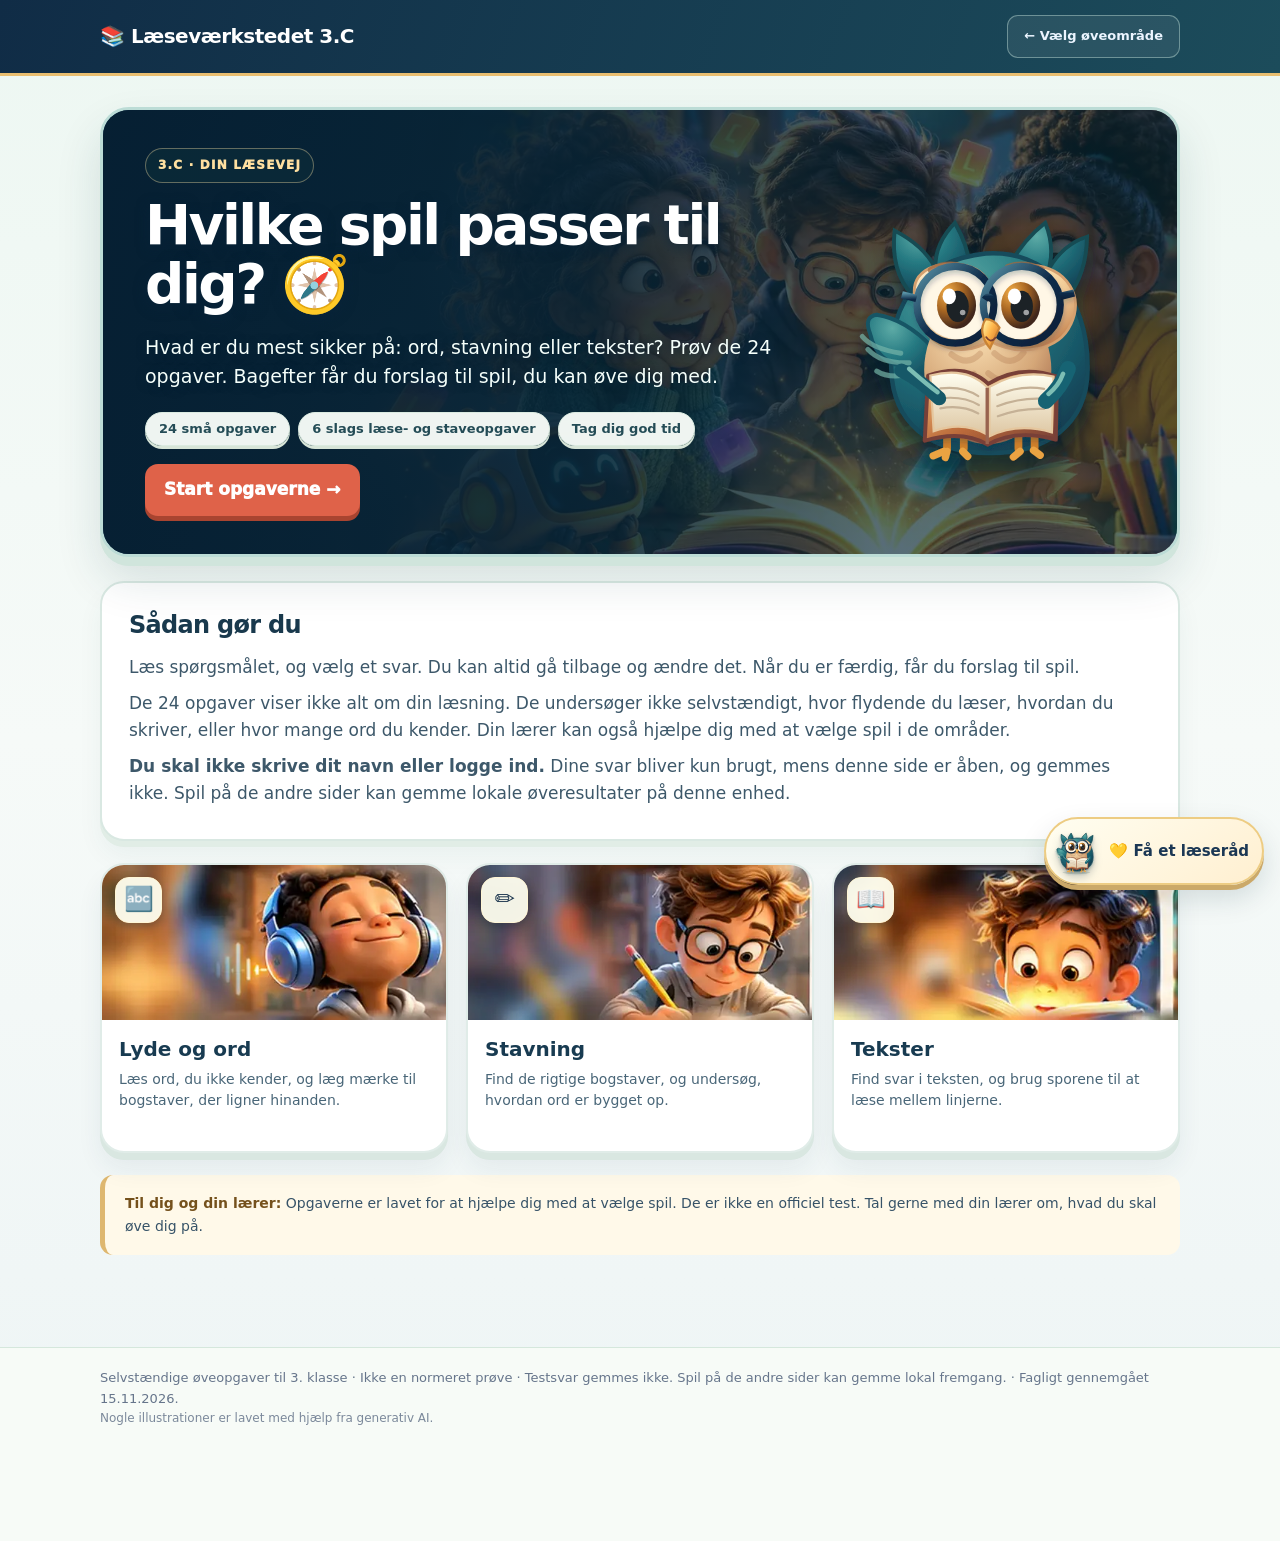
<file: starttest.html>
<!doctype html><html lang="da"><head><meta charset="utf-8"><meta name="viewport" content="width=device-width,initial-scale=1"><meta name="theme-color" content="#172851"><meta name="description" content="Læseværkstedet 3.C: 24 vejvisende opgaver, der hjælper med at vælge læse- og stavespil. Ikke en standardiseret test."><title>Find din læsevej · 3.C</title><link rel="stylesheet" href="laesemakker.css"><link rel="stylesheet" href="site-quality.css"><style>
:root{--ink:#213452;--blue:#1b325b;--line:#dce6f0;--soft:#f3f7fd;--teal:#0b8176;--cream:#fffaf1}
*{box-sizing:border-box}body{background:radial-gradient(ellipse at 5% 0%,#f0eaff,transparent 30%),#fffaf1;margin:0;font:17px/1.6 system-ui,-apple-system,"Trebuchet MS",sans-serif;color:var(--ink)}
button{font:inherit;cursor:pointer}a{color:#205b78}button:focus-visible,a:focus-visible{outline:4px solid #f6ae38;outline-offset:3px}
.wrap{width:min(970px,calc(100% - 28px));margin:auto}
header{background:#172851;color:white;padding:13px 0}.head{display:flex;justify-content:space-between;align-items:center;gap:12px;flex-wrap:wrap}.brand{color:#fff;text-decoration:none;font-size:20px;font-weight:900}.small{color:#ecf5ff;text-decoration:none;border:1px solid #839abd;border-radius:11px;padding:8px 13px;font-size:13px;font-weight:800}
main{padding:24px 0 70px}.hero{display:grid;grid-template-columns:1fr auto;gap:20px;align-items:center;background:linear-gradient(118deg,#dff4ed,#eaf3ff 62%,#e9e5ff);border:2px solid #cde2db;border-radius:29px;padding:35px 39px;box-shadow:0 7px 0 #dcebe6}
.eyebrow{font-size:12px;font-weight:950;letter-spacing:.1em;color:#356d69;text-transform:uppercase}
.hero h1{font-size:clamp(35px,5vw,54px);line-height:1.07;letter-spacing:-.045em;margin:10px 0 17px}
.hero p{font-size:18px;color:#415771;max-width:690px;margin:0}
.mascot{font-size:90px;animation:bob 5s ease-in-out infinite}
.chips,.actions{display:flex;flex-wrap:wrap;gap:9px;margin-top:18px}.chip{padding:6px 12px;background:#fff;border:1px solid #d7e4eb;border-radius:50px;font-size:13px;font-weight:850}
.btn{display:inline-flex;align-items:center;justify-content:center;gap:7px;padding:12px 19px;border:0;border-radius:13px;background:#df6249;color:white;font-weight:950;text-decoration:none;min-height:48px}
.btn.dark{background:#203b63}.btn.light{background:#eef3fb;color:#294869;border:1px solid #cfdbeb}.btn:hover{filter:brightness(.97)}
.note{border:2px solid #e4e9ef;background:#fff;border-radius:22px;padding:23px;margin-top:20px}.note h2{font-size:22px;margin:0 0 10px}.note p{margin:8px 0;color:#4b5e78}
.pathcards{display:grid;grid-template-columns:repeat(3,minmax(0,1fr));gap:13px;margin-top:20px}.pathcard{background:#fff;border:1px solid #dbe4ee;border-radius:17px;padding:16px;min-height:155px}.pathcard span{font-size:28px}.pathcard strong{display:block;font-size:16px;margin:5px 0}.pathcard p{font-size:13px;margin:0;color:#586a84}
.bar-top{display:flex;align-items:center;justify-content:space-between;gap:12px;flex-wrap:wrap;margin-bottom:16px}.progress{height:12px;background:#e4eaf4;border-radius:99px;overflow:hidden;margin:13px 0 23px}.progress>div{background:linear-gradient(90deg,#078c85,#83c6a8);height:100%;transition:width .2s}
.stage{background:#fff;border:2px solid #dce6f0;padding:27px;border-radius:24px;box-shadow:0 6px 0 #e6eaf3}.stage h1{font-size:clamp(24px,3.8vw,33px);line-height:1.3;letter-spacing:-.025em;margin:12px 0 21px}
.passage{background:#edf4ff;padding:18px 20px;border-left:5px solid #8eabe2;white-space:pre-line;border-radius:11px;margin:16px 0 21px;font-size:18px;line-height:1.85}
.answers{display:grid;grid-template-columns:repeat(2,minmax(0,1fr));gap:13px;margin:18px 0 14px}
.answer{background:#fff;border:2px solid #dce6ef;border-radius:15px;padding:16px 17px;text-align:left;min-height:70px;font-weight:800;color:#243954}
.answer:hover{background:#f5faf9;border-color:#70afa3}
.answer[aria-pressed=true]{background:#d9f3e8;border-color:#159186;box-shadow:inset 0 0 0 1px #159186}
.q-note{font-size:13px;color:#5b6e87;margin-top:18px}
.roadmap{display:grid;grid-template-columns:repeat(2,minmax(0,1fr));gap:14px;margin:20px 0}
.route{background:#fff;border:2px solid #dbe6f0;border-radius:19px;padding:19px}
.route.priority{border-color:#b8dccc;background:#f4fcf7}.route h3{margin:0 0 10px;font-size:20px}.route p{color:#4c6078;margin:0 0 12px;font-size:15px}
.route .rating{font-size:12px;color:#516b71;font-weight:900;margin-bottom:8px}
.game-list{display:flex;flex-wrap:wrap;gap:8px;margin-top:13px}.game-link{display:inline-flex;padding:9px 12px;background:#1d4467;border-radius:11px;color:#fff;text-decoration:none;font-size:13px;font-weight:850}.game-link:hover{background:#0d716b}
.skill-bars{display:grid;gap:12px;margin-top:15px}.skill{display:grid;grid-template-columns:minmax(120px,1.2fr) 3fr auto;align-items:center;gap:9px}.skill .name{font-size:14px;font-weight:800}.skill .meter{height:11px;background:#edf1f6;border-radius:20px;overflow:hidden}.skill .meter span{display:block;background:#25a091;height:100%}.skill .score{font-size:13px;color:#4d6073;font-weight:850}
.disclaimer{border-left:5px solid #e4b761;background:#fff9e8;padding:17px 20px;border-radius:11px;margin:22px 0;font-size:14px;line-height:1.62}
.disclaimer strong{color:#75511c}footer{padding:20px 0;border-top:1px solid #e1e6ed;color:#66758b;font-size:13px}
body.in-test #laesemakker-root{display:none}
@keyframes bob{0%,100%{translate:0 0}50%{translate:0 -12px}}
@media(max-width:750px){.hero{grid-template-columns:1fr;padding:25px}.mascot{display:none}.pathcards{grid-template-columns:1fr}.roadmap{grid-template-columns:1fr}}
@media(max-width:560px){.answers{grid-template-columns:1fr}.stage{padding:18px}.skill{grid-template-columns:minmax(100px,1fr) 2fr auto}.hero h1{font-size:35px}.wrap{width:calc(100% - 20px)}}
@media(prefers-reduced-motion:reduce){.mascot{animation:none}.progress>div{transition:none}}
@media print{header,footer,.actions,.btn,#laesemakker-root{display:none!important}body{background:#fff}.roadmap{grid-template-columns:1fr}.note,.stage,.route{box-shadow:none;break-inside:avoid}main{padding:0}}
</style><link rel="stylesheet" href="starttest-3d.css"></head><body><header><div class="wrap head"><a class="brand" href="index.html">📚 Læseværkstedet 3.C</a><a class="small" href="index.html">← Vælg øveområde</a></div></header><main id="screen" class="wrap"></main><div class="wrap" id="status" role="status" aria-live="polite"></div><footer><div class="wrap">Selvstændige øveopgaver til 3. klasse · Ikke en normeret prøve · Testsvar gemmes ikke. Spil på de andre sider kan gemme lokal fremgang. · Fagligt gennemgået 15.11.2026. <span class="ai-credit">Nogle illustrationer er lavet med hjælp fra generativ AI.</span></div></footer><script>
'use strict';
const DOMAINS=[{"id":"lyde","title":"Lyde og vrøvleord","description":"Kan du sætte lyde sammen og læse ord, du ikke kender?","games":[["vrovle","Vrøvleordsplaneten"],["lydbro","Lydbroen"],["diktat-vrovle","Vrøvleordsdiktat"]],"tip":"Sig lydene en ad gangen. Sæt dem sammen, og læs ordet igen. Begynd med korte ord."},{"id":"ord","title":"Læs ordene rigtigt","description":"Kan du se forskel på ord, der næsten er ens?","games":[["ordblik","Ord på kornet"],["ordglimt","Ordglimt"],["genlaes","Genlæs og forstå"]],"tip":"Læs hele ordet, også de sidste bogstaver. Sammenlign ord, der ligner hinanden."},{"id":"stavning","title":"Vokaler og stavning","description":"Kan du finde de rigtige bogstaver, når du staver?","games":[["dobbelte","Konsonantkontrol"],["vokaler","Vokaldetektiven"],["diktat-ord","Lyt og stav ordene"]],"tip":"Lyt efter kort og lang vokal. Undersøg, hvornår du skal skrive én eller to konsonanter."},{"id":"orddele","title":"Ord og endelser","description":"Kan du bøje ord og finde de små ord i et langt ord?","games":[["morfem-byg","Morfemværkstedet"],["morfem-endelser","Endelseslaboratoriet"],["sammensat","Orddelingsmesteren"]],"tip":"Byg ord af betydningsfulde dele, og skriv selv ordene med de rigtige endelser."},{"id":"fakta","title":"Find svaret i teksten","description":"Kan du finde det sted, hvor svaret står?","games":[["genlaes","Genlæs og forstå"],["tekstkompas","Tekstkompasset"],["teksttjek","Teksttjekkerne"]],"tip":"Læs spørgsmålet, og find de ord i teksten, der giver dig svaret."},{"id":"forstaa","title":"Læs mellem linjerne","description":"Kan du finde spor og forstå det, der ikke står direkte?","games":[["tekstspor","Find tekstens spor"],["tekstkilder","To tekster, én løsning"],["teksttjek","Teksttjekkerne"]],"tip":"Læs teksten igen. Find spor, der hjælper dig med at regne svaret ud."}], QUESTIONS=[{"d":"lyde","p":"Sæt lydene m – æ – p sammen. Hvilket vrøvleord får du?","o":["mæp","mep","næp","mæf"],"a":"mæp","t":""},{"d":"lyde","p":"Læs vrøvleordet sæp. Hvilken lyd kommer til sidst?","o":["/p/","/s/","/æ/","/t/"],"a":"/p/","t":""},{"d":"lyde","p":"Hvilket vrøvleord begynder med st?","o":["stæp","spæt","sætp","tæsp"],"a":"stæp","t":""},{"d":"lyde","p":"Hvilket vrøvleord har to stavelser?","o":["nøpi","mæp","vup","stæn"],"a":"nøpi","t":""},{"d":"ord","p":"🚲 Hvilket ord passer til billedet?","o":["cykel","sykel","cykler","cykell"],"a":"cykel","t":""},{"d":"ord","p":"🐑 Hvilket ord passer til billedet?","o":["får","far","for","før"],"a":"får","t":""},{"d":"ord","p":"🌳 Hvilket ord passer til billedet?","o":["træ","tre","tråd","træe"],"a":"træ","t":""},{"d":"ord","p":"🌈 Hvilket ord passer til billedet?","o":["regnbue","regnbur","regnbye","rengbue"],"a":"regnbue","t":""},{"d":"stavning","p":"Jeg lægger mine bøger i en stor ___. Hvilket ord passer?","o":["kasse","kase","kassse","kass"],"a":"kasse","t":""},{"d":"stavning","p":"Katten sover på en blød ___. Hvilket ord passer?","o":["pude","pudde","pide","pade"],"a":"pude","t":""},{"d":"stavning","p":"Vi leger på ___. Hvilket ord passer?","o":["græsset","græset","græssed","græsed"],"a":"græsset","t":""},{"d":"stavning","p":"På himlen ser vi en ___. Hvilket ord passer?","o":["regnbue","rignbue","regnbye","regenbue"],"a":"regnbue","t":""},{"d":"orddele","p":"En bog – flere ___.","o":["bøger","bogen","bøgerne","boger"],"a":"bøger","t":""},{"d":"orddele","p":"Flere hunde – alle ___.","o":["hundene","hunde","hunderne","hunds"],"a":"hundene","t":""},{"d":"orddele","p":"Hvilke to ord er tandbørste sat sammen af?","o":["tand + børste","tan + dbørste","tante + børste","tandbø + rste"],"a":"tand + børste","t":""},{"d":"orddele","p":"Vi skal ___ en historie i morgen.","o":["skrive","skriver","skrivver","skrev"],"a":"skrive","t":""},{"d":"fakta","p":"Hvornår skal klassen mødes?","o":["Klokken ni","Klokken ti","Klokken otte","Klokken elleve"],"a":"Klokken ni","t":"Klassen skal på biblioteket. De mødes klokken ni ved hovedindgangen."},{"d":"fakta","p":"Hvilken farve har vanterne?","o":["Blå","Røde","Grønne","Gule"],"a":"Blå","t":"Maja tager sine blå vanter med ud. Huen ligger i tasken."},{"d":"fakta","p":"Hvad gør børnene først?","o":["De bygger en rampe","De afprøver bilerne","De rydder op","De tegner et kort"],"a":"De bygger en rampe","t":"Børnene bygger først en rampe. Derefter prøver de små biler på rampen."},{"d":"fakta","p":"Hvor tit vander eleverne bedene?","o":["En gang om ugen","Hver dag","En gang om måneden","To gange om dagen"],"a":"En gang om ugen","t":"I skolegården har klassen sået radiser og persille. En gang om ugen vander de bedene."},{"d":"forstaa","p":"Hvordan er vejret sandsynligvis?","o":["Det regner","Det sner","Der er solskin","Det ved vi ikke"],"a":"Det regner","t":"Anna tager sin regnjakke på. Vejret er gråt, og dråber rammer ruden."},{"d":"forstaa","p":"Hvordan har Ali det sandsynligvis?","o":["Han er nervøs","Han er ligeglad","Han er søvnig","Han er sulten"],"a":"Han er nervøs","t":"Ali står ved tavlen. Han ser på sine stikord igen, og hans hjerte banker hurtigt."},{"d":"forstaa","p":"Hvilken klub kan Liva være med i?","o":["Læseklubben","Tegneklubben","Begge klubber","Ingen af klubberne"],"a":"Læseklubben","t":"Klubberne: Tirsdag er der tegneklub. Onsdag er der læseklub.\nLivas besked: Jeg kan kun komme om onsdagen."},{"d":"forstaa","p":"Hvad bør vi spørge om, når vi læser reklamen?","o":["Hvordan ved de, at alle læser hurtigere?","Hvilken farve har reklamen?","Hvor mange bogstaver står der?","Hvor er knappen?"],"a":"Hvordan ved de, at alle læser hurtigere?","t":"En reklame siger: 'Alle elever læser hurtigere med vores spil!' Der står ikke, hvordan virksomheden har undersøgt det."}];
const el=document.getElementById('screen');
const info=document.getElementById('status');
let answers=Array(QUESTIONS.length).fill(null),index=0,stage='start',training=null;
function safe(v){return String(v).replace(/[&<>"']/g,c=>({'&':'&amp;','<':'&lt;','>':'&gt;','"':'&quot;',"'" :'&#39;'}[c]));}
function scrollTop(){window.scrollTo({top:0,behavior:'instant'});}
function intro(){stage='start';document.body.classList.remove('in-test');
 el.innerHTML='<section class="hero"><div><span class="eyebrow">3.C · DIN LÆSEVEJ</span><h1>Hvilke spil passer til dig? 🧭</h1><p>Hvad er du mest sikker på: ord, stavning eller tekster? Prøv de 24 opgaver. Bagefter får du forslag til spil, du kan øve dig med.</p><div class="chips"><span class="chip">24 små opgaver</span><span class="chip">6 slags læse- og staveopgaver</span><span class="chip">Tag dig god tid</span></div><div class="actions"><button class="btn" onclick="begin()">Start opgaverne →</button></div></div><div class="mascot mascot3d" aria-hidden="true"><img src="assets/3d/laesemakker-ugle.svg" alt="" loading="eager"></div></section><section class="note"><h2>Sådan gør du</h2><p>Læs spørgsmålet, og vælg et svar. Du kan altid gå tilbage og ændre det. Når du er færdig, får du forslag til spil.</p><p>De 24 opgaver viser ikke alt om din læsning. De undersøger ikke selvstændigt, hvor flydende du læser, hvordan du skriver, eller hvor mange ord du kender. Din lærer kan også hjælpe dig med at vælge spil i de områder.</p><p><strong>Du skal ikke skrive dit navn eller logge ind.</strong> Dine svar bliver kun brugt, mens denne side er åben, og gemmes ikke. Spil på de andre sider kan gemme lokale øveresultater på denne enhed.</p></section><div class="pathcards"><article class="pathcard"><span>🔤</span><strong>Lyde og ord</strong><p>Læs ord, du ikke kender, og læg mærke til bogstaver, der ligner hinanden.</p></article><article class="pathcard"><span>✏️</span><strong>Stavning</strong><p>Find de rigtige bogstaver, og undersøg, hvordan ord er bygget op.</p></article><article class="pathcard"><span>📖</span><strong>Tekster</strong><p>Find svar i teksten, og brug sporene til at læse mellem linjerne.</p></article></div><div class="disclaimer"><strong>Til dig og din lærer:</strong> Opgaverne er lavet for at hjælpe dig med at vælge spil. De er ikke en officiel test. Tal gerne med din lærer om, hvad du skal øve dig på.</div>';
 scrollTop();}
function begin(){stage='questions';index=0;renderQuestion();}
function answer(n){answers[index]=Number(n);renderQuestion();}
function go(delta){if(delta===1&&answers[index]===null){info.textContent='Vælg først et svar.';return;}info.textContent='';
 if(index+delta>=QUESTIONS.length){finish();return;}
 index=Math.max(0,index+delta);renderQuestion();}
function renderQuestion(){stage='questions';document.body.classList.add('in-test');const q=QUESTIONS[index],topic=DOMAINS.find(d=>d.id===q.d);
 let html='<div class="bar-top"><button class="btn light" onclick="index===0?restart():go(-1)">← '+(index===0?'Til forsiden':'Forrige opgave')+'</button><span><strong>Opgave '+(index+1)+' af '+QUESTIONS.length+'</strong></span></div><div class="progress" role="progressbar" aria-label="Opgaver besvaret" aria-valuemin="0" aria-valuemax="'+QUESTIONS.length+'" aria-valuenow="'+index+'"><div style="width:'+(index/QUESTIONS.length*100)+'%"></div></div>';
 html+='<section class="stage"><span class="eyebrow">'+safe(topic.title)+' · del '+(index%4+1)+'/4</span>';
 if(q.t)html+='<div class="passage">'+safe(q.t)+'</div>';
 html+='<h1>'+safe(q.p)+'</h1><div class="answers">'+q.o.map((option,j)=>'<button type="button" class="answer" aria-pressed="'+(answers[index]===j)+'" onclick="answer('+j+')">'+safe(option)+'</button>').join('')+'</div><div class="actions"><button class="btn dark" onclick="go(1)" '+(answers[index]===null?'disabled style="opacity:.5;cursor:not-allowed"':'')+'>'+(index===QUESTIONS.length-1?'Se min træningsvej →':'Næste spørgsmål →')+'</button></div></section>';
 html+='<p class="q-note">Prøv selv. Du har god tid, og du får først svarene at vide, når du er færdig.</p>';
 el.innerHTML=html;scrollTop();}
function scores(){return DOMAINS.map((d,priority)=>{const items=QUESTIONS.map((q,i)=>({q,i})).filter(x=>x.q.d===d.id);const correct=items.filter(x=>x.q.o[answers[x.i]]===x.q.a).length;return {...d,correct,total:items.length,priority};});}
function groupGames(d,level){return d.games.map(([id,title])=>({id,title,url:'st3-traening.html?spil='+encodeURIComponent(id)+'&niveau='+level}));}
function suggestedLevel(correct){return correct<=1?1:correct<=2?2:3;}
function label(correct){return correct<=1?'Det er godt at begynde her':correct===2?'Her kan du øve dig lidt mere':correct===3?'Det her kan du allerede en del af':'Det her kan du rigtig godt';}
function focusList(data){const list=data.slice().sort((a,b)=>a.correct-b.correct||a.priority-b.priority);
 const needs=list.filter(d=>d.correct<=2);
 if(!needs.length)return [list.find(d=>d.id==='forstaa'),list.find(d=>d.id==='orddele'),list.find(d=>d.id==='ord')].filter(Boolean);
 const take=needs.slice(0,3);if(take.length===1){const next=list.find(x=>x.id!==take[0].id);if(next)take.push(next);}
 return take;
}
function finish(){if(answers.some(a=>a===null)){index=answers.findIndex(a=>a===null);renderQuestion();return;}stage='result';document.body.classList.remove('in-test');
 const data=scores(),priorities=focusList(data),top=priorities[0],good=data.filter(x=>x.correct===4);
 training={data,priorities};
 const menu=priorities.map((d,n)=>{const level=suggestedLevel(d.correct);const links=groupGames(d,level);return '<article class="route priority"><div class="rating">'+(n===0?'BEGYND HER':'DEREFTER')+' · '+d.correct+' af '+d.total+' rigtige</div><h3>'+(n+1)+'. '+safe(d.title)+'</h3><p>'+safe(label(d.correct))+'. '+safe(d.tip)+'</p><div class="game-list">'+links.map(g=>'<a class="game-link" href="'+g.url+'">🎮 '+safe(g.title)+' ↗</a>').join('')+'</div></article>';}).join('');
 const other=data.filter(x=>!priorities.some(d=>d.id===x.id));
 const more=other.map(d=>'<div class="skill"><span class="name">'+safe(d.title)+'</span><div class="meter"><span style="width:'+(d.correct/d.total*100)+'%"></span></div><span class="score">'+d.correct+'/'+d.total+'</span></div>').join('');
 el.innerHTML='<section class="hero"><div><span class="eyebrow">DINE FORSLAG TIL SPIL</span><h1>Her kan du starte 🌟</h1><p>Du er færdig med de 24 opgaver. Her er nogle spil, som passer til det, du kan øve dig mere på. Vælg gerne sammen med din lærer.</p><div class="chips"><span class="chip">🎯 '+priorities.length+' ting at øve</span><span class="chip">🧩 42 spil i værkstedet</span><span class="chip">🔁 Prøv igen om nogle uger</span></div></div><div class="mascot mascot3d" aria-hidden="true"><img src="assets/3d/laesemakker-ugle.svg" alt="" loading="eager"></div></section><div class="note"><h2>Dine næste læse- og stavespil</h2><p>Vælg én ting at øve ad gangen. Prøv 10–15 minutter, gerne tre gange om ugen. Start med det første spil, og prøv derefter et andet.</p></div><section class="roadmap" aria-label="Anbefalede læsemissioner">'+menu+'</section><div class="note"><h2>Dit overblik</h2><p>Du har svaret på fire opgaver om hver ting. Tallene hjælper dig med at vælge spil. De er ikke karakterer eller officielle testresultater.</p><div class="skill-bars">'+data.map(d=>'<div class="skill"><span class="name">'+safe(d.title)+'</span><div class="meter"><span style="width:'+(d.correct/d.total*100)+'%"></span></div><span class="score">'+d.correct+'/'+d.total+'</span></div>').join('')+'</div></div><div class="note"><h2>Hvad skal du øve nu?</h2><p>Prøv spillene. Fortæl din lærer, hvad der var svært, og hvad der hjalp dig. Om nogle uger kan I se, hvad du er blevet bedre til.</p><div class="actions"><a class="btn" href="index.html">Vælg flere spil →</a><button class="btn dark" onclick="window.print()">🖨️ Udskriv træningsvejen</button><button class="btn light" onclick="restart()">Tag opgaverne igen ↻</button></div></div><div class="disclaimer"><strong>Til læreren:</strong> De 24 opgaver er en kort vejviser, ikke en standardiseret læseprøve. De seks delområder belyses med kun fire opgaver hver. Der undersøges ikke selvstændigt læseflyd, skriftlig fremstilling eller ordforråd; disse områder kræver observationer, elevtekster og samtaler. Brug derfor anbefalingerne sammen med egne observationer og relevante testresultater. Siden spørger ikke om navn og gemmer ikke svarene.</div>';
 if(window.Laesemakker?.setAdvice){window.Laesemakker.setAdvice('Find din læsevej',top.tip);}
 scrollTop();}
function restart(){answers=Array(QUESTIONS.length).fill(null);index=0;training=null;intro();}
function getReport(){return training?{domains:training.data.map(d=>({id:d.id,score:d.correct,total:d.total})),focus:training.priorities.map(d=>d.id)}:null;}
window.Laesestart={begin,answer,go,scores,finish,restart,getReport,getQuestions:()=>QUESTIONS.map(q=>({...q}))};
intro();
</script><script src="laesemakker.js" defer></script></body></html>
</file>
<file: laesemakker.css>
/* Læsemakker – tilgængelig, let og gennemgående på sitet */
#laesemakker-root{position:fixed;z-index:210;right:16px;bottom:15px;font-family:system-ui,-apple-system,"Trebuchet MS",sans-serif;color:#213454;font-size:15px}
.lm-launch{display:flex;align-items:center;gap:9px;border:2px solid #f1d487;border-radius:999px;background:#fffbec;padding:7px 13px 7px 7px;box-shadow:0 5px 0 #d1b77a,0 10px 25px #1c2d4a27;color:#1b3754;font-weight:900;cursor:pointer;min-height:56px}
.lm-launch:focus-visible,.lm-panel button:focus-visible{outline:3px solid #db7d38;outline-offset:4px}
.lm-launch:hover{transform:translateY(-2px)}
.lm-avatar{display:block;flex-shrink:0;height:43px;width:43px;filter:drop-shadow(0 3px 1px #132a4b38)}
.lm-avatar svg{display:block;height:100%;width:100%}
.lm-wiggle .lm-avatar{animation:lm-nod 2.9s ease-in-out infinite;transform-origin:50% 80%}
.lm-panel{position:absolute;right:0;bottom:calc(100% + 14px);background:#fff;border:2px solid #bfdad4;border-radius:22px;padding:18px;width:min(338px,calc(100vw - 30px));box-shadow:0 12px 0 #d0e6de,0 25px 40px #1c305730;max-height:min(550px,calc(100vh - 110px));overflow:auto}
.lm-panel[hidden]{display:none}
.lm-head{display:flex;align-items:center;gap:11px;margin-bottom:12px}
.lm-head .lm-avatar{height:53px;width:53px}
.lm-head strong{display:block;font-size:21px;letter-spacing:-.03em}
.lm-head span{display:block;font-size:12px;color:#5c7185}
.lm-bubble{background:#edf8f5;border:1px solid #cde7de;color:#1d4a43;border-radius:14px 14px 14px 4px;padding:15px;font-size:16px;line-height:1.6;margin:8px 0 12px}
.lm-bubble p{margin:0}
.lm-context{font-size:11px;font-weight:900;letter-spacing:.06em;color:#497e74;text-transform:uppercase;margin:0 0 7px}
.lm-actions{display:flex;flex-wrap:wrap;gap:8px}
.lm-panel button{background:#e9f1fa;color:#1b3a58;border:1px solid #cbd8e6;padding:9px 10px;border-radius:11px;font-weight:850;font:inherit;font-size:13px;cursor:pointer}
.lm-panel button.lm-speak{background:#1f6670;color:#fff;border-color:#1f6670}
.lm-panel button:hover{filter:brightness(.97)}
.lm-note{font-size:12px;color:#617286;line-height:1.45;margin:12px 0 0}
.lm-close{margin-left:auto;align-self:flex-start}
.lm-launch-label{display:block}
@keyframes lm-nod{0%,100%{transform:rotate(-3deg)}45%{transform:rotate(4deg)}65%{transform:rotate(-1deg)}}
@media(max-width:590px){#laesemakker-root{right:10px;bottom:10px}.lm-launch{padding:6px;border-radius:50%;min-height:56px;min-width:56px;justify-content:center}.lm-launch-label{display:none}.lm-panel{width:min(330px,calc(100vw - 20px))}}
@media(prefers-reduced-motion:reduce){.lm-wiggle .lm-avatar{animation:none!important}.lm-launch:hover{transform:none}}
@media print{#laesemakker-root{display:none!important}}

/* Samme tredimensionelle ugle gennem alle sider. */
.lm-avatar img.lm-owl-3d{display:block;width:100%;height:100%;object-fit:contain;filter:drop-shadow(0 5px 4px #082c3e39)}
.lm-launch{background:linear-gradient(145deg,#fffef1,#ffefd0);border-color:#edcc83;box-shadow:0 5px 0 #cba969,0 13px 29px #082c3c26;gap:8px}
.lm-launch .lm-avatar{width:48px;height:50px;filter:none}
.lm-panel{border-color:#b7dcd0;box-shadow:0 9px 0 #d4eae0,0 25px 45px #122f4533}
.lm-head .lm-avatar{height:68px;width:68px}
.lm-bubble{background:linear-gradient(135deg,#eaf9f3,#f3f9fc);border-color:#c5e3da}
.lm-panel button.lm-speak{background:linear-gradient(120deg,#117971,#235a71);border-color:#116a65}
@media(max-width:590px){.lm-launch .lm-avatar{width:43px;height:44px}.lm-launch{padding:5px}}

/* Stop lyd skal ikke stå fremme, når browseren ikke læser op. */
.lm-actions .lm-stop[hidden]{display:none!important}
</file>
<file: laeringsmaal.css>
/* Rolig, læsbar præsentation af læringsmål for 3. klasse */
.learning-card,.learning-result{background:#fbfffc;color:#253e52;border:2px solid #bdded4;border-radius:19px;box-shadow:0 5px 0 #e0eee8;margin:17px 0 21px;padding:19px 21px;font-family:system-ui,-apple-system,"Trebuchet MS",sans-serif}
.learning-eyebrow{font-size:12px;letter-spacing:.085em;color:#28695c;font-weight:950}
.learning-two,.learning-result-grid{display:grid;grid-template-columns:repeat(2,minmax(0,1fr));gap:11px;margin:12px 0}
.learning-two>div,.learning-result-grid>div{background:#fff;border:1px solid #d8e7e1;border-radius:13px;padding:13px 15px}
.learning-card strong,.learning-result strong{font-size:15px;color:#205d53;display:block;line-height:1.4}
.learning-card p,.learning-result p{font-size:16px;line-height:1.6;color:#344e62;margin:5px 0 0}
.learning-card .learning-proof{margin:10px 0 0;border-left:4px solid #9ccfc4;padding:8px 12px;background:#f2faf6;border-radius:7px}
.learning-card .learning-proof strong{display:inline}
.learning-result h2{font-size:clamp(22px,3vw,29px);line-height:1.2;margin:9px 0 12px;letter-spacing:-.02em}
.learning-reflect{padding:15px 17px;border-radius:14px;background:#fff5df;margin-top:15px}
.learning-reflect>strong{color:#754e25}.learning-reflect>p{color:#614d35}
.learning-reflect-actions{display:flex;flex-wrap:wrap;gap:10px;margin-top:12px}
.learning-reflect-actions button{border-radius:12px;min-height:45px;background:#fff;border:2px solid #dec592;color:#4b482f;font:inherit;font-size:15px;font-weight:850;padding:9px 13px;cursor:pointer}
.learning-reflect-actions button[aria-pressed="true"]{background:#295f53;border-color:#295f53;color:#fff}
.learning-reflect-actions button:focus-visible{outline:3px solid #dda548;outline-offset:3px}
.learning-response{font-weight:700;min-height:0}
.learning-disclaimer{border-top:1px solid #dfece6;margin-top:18px!important;padding-top:11px;font-size:13px!important;color:#526879!important}
@media(max-width:680px){.learning-two,.learning-result-grid{grid-template-columns:1fr}.learning-card,.learning-result{padding:16px 14px}.learning-reflect-actions button{flex:1 1 150px}}
@media print{.learning-reflect-actions{display:none}.learning-card,.learning-result{break-inside:avoid;box-shadow:none}}

.learning-listen{background:#245b67;border:1px solid #245b67;border-radius:11px;color:#fff;font:inherit;font-size:14px;font-weight:850;min-height:43px;padding:9px 13px;cursor:pointer;margin:13px 0 2px}
.learning-listen:hover{background:#194851}.learning-listen:focus-visible{outline:3px solid #e1ad53;outline-offset:3px}
.learning-voice-note{color:#546a72!important;font-size:12px!important;min-height:1px}
</file>
<file: site-quality.css>
/* Læseværkstedet 3.C — konsekvent navigation og tilgængelighed. Gennemgået 15.11.2026. */
.top-actions a.topbtn,.topbar a.topbtn{display:inline-flex;align-items:center;justify-content:center;text-decoration:none;line-height:1.3;min-height:43px}
.top-actions a.topbtn:hover,.topbar a.topbtn:hover{text-decoration:none}
.top-actions a.topbtn:focus-visible,.topbar a.topbtn:focus-visible{outline:3px solid #ffce79;outline-offset:3px}
.foot,body>footer{padding-bottom:max(112px,env(safe-area-inset-bottom,0px))!important}
.foot-inner{align-items:flex-start}
.foot-inner>a,.foot a{color:inherit}
.foot-inner span{min-width:0;overflow-wrap:anywhere}
.ai-credit{display:block;font-size:12px;line-height:1.6;opacity:.85}
.parent-info{max-width:1080px;margin:28px auto 8px;border:2px solid #cfe4db;background:#fff;border-radius:20px;box-shadow:0 5px 0 #e0efe8;overflow:hidden;color:#264b5f}
.parent-info summary{cursor:pointer;padding:18px 21px;background:linear-gradient(110deg,#e5f7ef,#eff6fc);font-size:18px;font-weight:900;color:#1d515a}
.parent-info summary:hover{background:#d9f2e8}
.parent-info>div{padding:6px 21px 20px}
.parent-info p{margin:13px 0;line-height:1.6;font-size:15px;color:#34596c}
.parent-info strong{color:#224b57}
.teacher-mini-grid{display:grid;grid-template-columns:repeat(2,minmax(0,1fr));gap:12px;margin:11px 0 14px}
.teacher-mini-grid section{padding:13px 16px;border:1px solid #dceae2;border-radius:13px;background:#f7fbf9;min-width:0}
.teacher-mini-grid h4{margin:0 0 7px;font-size:16px;color:#1d4f55}
.teacher-mini-grid ol{padding-left:22px;margin:6px 0 0;font-size:14px;line-height:1.65}
.teacher-mini-grid li{margin-bottom:6px}
.source-check{font-size:13px;color:#456b71}
.teacher-reset{border:2px solid #c27e61!important;background:#fff4ed!important;color:#734225!important;cursor:pointer}
.teacher-reset:hover{background:#ffeadb!important}
body:not(.sites-embed) #app{padding-bottom:20px}
#laesemakker-root .lm-panel{max-height:min(75vh,560px);overflow:auto}
@media(max-width:750px){
.teacher-mini-grid{grid-template-columns:1fr}
.parent-info{margin:22px 0}
.parent-info summary{font-size:16px}
}
@media(max-width:590px){
.foot,body>footer{padding-bottom:max(100px,env(safe-area-inset-bottom,0px))!important}
.top-actions a.topbtn{text-align:center;font-size:12px;padding:10px}
#laesemakker-root .lm-panel{max-height:calc(100dvh - 105px);width:min(330px,calc(100vw - 20px))}
}
@media print{.parent-info:not([open]){display:none}.foot,body>footer{padding-bottom:16px!important}#laesemakker-root{display:none!important}}

/* I mellemstore vinduer ligger den brede flydende knap over højre tekstspalte.
   Brug den lille 3D-ugle her; rådet åbnes stadig med samme knap. */
@media(min-width:591px) and (max-width:1510px){
  body:has(.choice-home) #laesemakker-root .lm-launch{width:64px;min-width:64px;min-height:60px;padding:4px;border-radius:50%;justify-content:center}
  body:has(.choice-home) #laesemakker-root .lm-launch-label{display:none}
  body:has(.choice-home) #laesemakker-root .lm-launch .lm-avatar{height:48px;width:48px}
}

/* Læseværksted 3.C: fælles og entydige flueben i alle otte øveområder. */
.choice-category .category-completion{display:inline-flex;align-items:center;gap:5px;background:#fffdf9;border:1px solid #cfded6;padding:5px 9px;border-radius:999px;color:#2a625b;font-size:13px;font-weight:900}
.choice-category.is-completed{border-color:#5aa78c!important;box-shadow:0 6px 0 #d3e8da,0 10px 23px #1d593a18}
.choice-category.is-completed .category-completion{background:#d9f3e4;border-color:#78bea0;color:#125a3c}
.choice-selected .completed-game-label{display:inline-flex;align-items:center;gap:5px;margin-top:10px;padding:6px 9px;background:#e3f8eb;border:1px solid #b6dfc7;border-radius:999px;color:#146346;font-size:13px;line-height:1.35}
.learning-game-card.is-completed{border-color:#7abf9b;background:#f7fdf8}
.choice-selected .completion-help{font-size:13px;color:#4d6d67;margin:17px 0 0;line-height:1.6}
.completion-confirmation,.completion-warning{font-size:15px;font-weight:800;line-height:1.55;padding:13px 16px;border-radius:14px;margin:16px 0;background:#e7f9ee;border:2px solid #a4d9b5;color:#145c3d}
.completion-warning{background:#fff4e6;border-color:#e8be8d;color:#754723}
@media(max-width:600px){.choice-category .category-completion{font-size:12px}.choice-selected .completion-help{font-size:12px}}
</file>
<file: design-3d.css>
/* Læseværkstedet 3.C – godkendt 3D-design, kun visuel præsentation.
   Alle billeder er lokale på GitHub Pages. Elevtekster, opgaver, svar og læringslogik ændres ikke. */
:root{--navy:#142c48;--deep:#0c2542;--ink:#203951;--cream:#f4f8f5;--paper:#fff;--teal:#147c75;--gold:#ffce67;--shadow:0 15px 38px rgba(17,44,58,.11)}
body{background:linear-gradient(180deg,#eef7f2 0%,#f7faf9 45%,#f3f4f9 100%);color:#203951}
.topbar,body>header{background:linear-gradient(110deg,#102c46,#1c4c5b);border-bottom:3px solid #e4bc70}
.brand-mark{background:linear-gradient(145deg,#ffe6a2,#ffba4d);border:2px solid #fff8d6}
.topbtn,.headlink{border-radius:13px}
.choice-hero{display:flex;flex-direction:column;justify-content:center;align-items:flex-start;gap:16px;min-height:590px;padding:33px 40px;position:relative;overflow:hidden;isolation:isolate;border:3px solid #bfdedc;border-radius:28px;background:#122c45 url("assets/3d/forside_hero.webp") 62% 50%/cover no-repeat;box-shadow:0 9px 0 #d5e6dd,0 22px 55px #17405824;color:white}
.choice-hero::before{content:"";position:absolute;inset:0;z-index:0;pointer-events:none;background:linear-gradient(90deg,rgba(7,29,48,.92) 0%,rgba(8,34,52,.83) 32%,rgba(6,29,51,.24) 72%,rgba(5,23,42,.06))}
.choice-hero-copy{position:relative;z-index:1;max-width:535px;min-height:0;gap:12px}
.choice-hero h1{max-width:530px;font-size:clamp(35px,4.2vw,55px);line-height:1.06;text-shadow:0 3px 16px #071d3f9e}
.choice-hero .choice-eyebrow{color:#ffe3a0}
.choice-hero-copy>p{font-size:18px;max-width:485px;color:#f8ffff;text-shadow:0 2px 9px #071c37c5}
.choice-progress{display:inline-flex;padding:8px 13px;background:#ffffff2b;border:1px solid #ffffff55;border-radius:99px;color:#fff7d3}
.choice-help{position:relative;z-index:1;max-width:495px;padding:16px 20px;background:rgba(246,255,253,.94);border:2px solid #d7f0e7;box-shadow:0 5px 0 #0a2e355e;border-radius:17px;gap:6px;backdrop-filter:blur(6px)}
.choice-help-icon{font-size:25px}.choice-help h2{font-size:20px}.choice-help p{font-size:14px;color:#36576a}
.choice-help a{background:linear-gradient(110deg,#147b76,#215c69);color:#fff;box-shadow:0 3px 0 #103f43}
.choice-heading h2,.choice-selected-heading h2{color:#193d50}
.choice-category-grid{gap:18px}
.choice-category{display:flex;flex-direction:column;align-items:stretch;gap:0;position:relative;min-height:330px;overflow:hidden;text-align:left;padding:0;border:2px solid #fff;background:white;box-shadow:0 7px 0 #d7e7e0,0 18px 30px #1d4f6014;border-radius:23px;transition:transform .15s,box-shadow .15s,border-color .15s}
.choice-category::before{content:"";display:block;flex:none;height:175px;background-color:#1d4a5f;background-position:center;background-size:cover}
.choice-category[data-area="ord"]::before{background-image:url("assets/3d/kategori_ord.webp")}
.choice-category[data-area="stavning"]::before{background-image:url("assets/3d/kategori_stavning.webp")}
.choice-category[data-area="orddele"]::before{background-image:url("assets/3d/kategori_orddele.webp")}
.choice-category[data-area="saetninger"]::before{background-image:url("assets/3d/kategori_saetninger.webp")}
.choice-category[data-area="ordforraad"]::before{background-image:url("assets/3d/banners/vocab.webp")}
.choice-category[data-area="tekster"]::before{background-image:url("assets/3d/kategori_tekster.webp")}
.choice-category[data-area="flyd"]::before{background-image:url("assets/3d/kategori_flyd.webp")}
.choice-category[data-area="skrive"]::before{background-image:url("assets/3d/kategori_skrive.webp")}
.choice-category:hover{transform:translateY(-3px);box-shadow:0 10px 0 #d6e4db,0 22px 35px #1c4b6024}
.choice-category[aria-pressed="true"]{border-color:#e8ad49;box-shadow:0 7px 0 #e7bc72}
.choice-category-icon{position:absolute;z-index:1;top:13px;left:15px;background:#fffde9e8;min-width:48px;height:46px;font-size:24px;border:1px solid #fff3bc;box-shadow:0 2px 8px #0003;border-radius:13px}
.choice-category-content{padding:16px 18px 20px;gap:5px;min-height:170px}
.choice-category-content>strong{font-size:22px;color:#19394d}
.choice-category-wish{font-size:15px;color:#36586a}.choice-category-hint{font-size:13px;margin:3px 0 6px;color:#55707e}
.choice-category-foot{font-size:13px;color:#116b64}
.choice-selected{border:2px solid #d9e9e4;box-shadow:0 10px 24px #2344570b;border-radius:25px}
.choice-game-grid{gap:17px}
.learning-game-card{display:flex;flex-direction:column;align-items:stretch;gap:0;min-height:340px;padding:0;overflow:hidden;border:2px solid #e2eceb;background:#fff;border-radius:21px;box-shadow:0 6px 0 #e0e8e6,0 14px 28px #234b5710}
.learning-game-card:hover{transform:translateY(-2px);box-shadow:0 9px 0 #dce7e5,0 18px 30px #234b5720}
.learning-game-icon{display:none}
.game-banner-art{height:182px;position:relative;flex:none;isolation:isolate;background-color:#18374f;background-size:cover;background-position:center;display:flex;align-items:flex-end;overflow:hidden;padding:17px}
.game-banner-art::after,.play-banner3d::after,.extra-card-banner::after{content:"";position:absolute;inset:0;z-index:0;pointer-events:none;background:linear-gradient(180deg,transparent 35%,rgba(5,16,34,.83) 100%)}
.game-banner-name,.extra-banner-name{color:#fff;font-size:clamp(21px,2.1vw,28px);font-weight:950;line-height:1.16;letter-spacing:-.03em;text-shadow:0 3px 13px #061529d9;margin:0;position:relative;z-index:1}
.learning-game-content{display:block;flex:1 1 auto;padding:15px 18px 10px}
.learning-game-content h3{display:none}.learning-game-content p{font-size:15px;line-height:1.55;color:#426074;margin:0}.learning-game-content small{display:block;margin-top:6px}
.learning-game-card .learning-start{align-self:stretch;margin:8px 17px 17px;min-height:46px;padding:11px 15px;display:flex;text-align:center;background:linear-gradient(110deg,#137b79,#235b78);border-radius:12px;box-shadow:0 3px 0 #123e4a}
.choice-level-pick .level-picker{background:#f0faf6}
.play-banner3d{min-height:226px;position:relative;isolation:isolate;display:flex;align-items:flex-end;overflow:hidden;border:3px solid #dcebec;border-radius:23px;background-color:#163d56;background-position:center;background-size:cover;padding:22px 25px;box-shadow:0 7px 0 #dfebe7;margin:15px 0 20px}
.play-banner3d::after{background:linear-gradient(180deg,transparent 27%,rgba(5,16,34,.88) 100%)}
.play-banner3d h2{position:relative;z-index:1;margin:0;color:white;font-size:clamp(30px,3.8vw,43px);line-height:1.1;font-weight:950;letter-spacing:-.035em;text-shadow:0 4px 12px #04152aee}
.play-head{background:linear-gradient(115deg,#164154,#214f62);border-radius:20px}
.play-head h1{font-size:25px;line-height:1.15}
.play-head p{line-height:1.5}
.learning-card,.learning-result{border-radius:20px;box-shadow:0 5px 0 #dfece5}
.btn,.learning-start{transition:transform .16s,box-shadow .16s}
.extra-card-banner{height:155px;display:flex;align-items:flex-end;position:relative;isolation:isolate;background-color:#183a55;background-position:center;background-size:cover;border-radius:16px;overflow:hidden;padding:14px 15px;margin-bottom:12px}
.extra-card-banner .extra-banner-name{font-size:21px}
.card:has(.extra-card-banner){overflow:hidden;padding:0;border:2px solid #e0ebe8;min-height:322px;box-shadow:0 5px 0 #dae9e2}
.card:has(.extra-card-banner) .emoji{display:none}
.card:has(.extra-card-banner) > h3{display:none}
body:has(.extra-card-banner) .hero{background:#142d49 url("assets/3d/forside_hero.webp") center/cover no-repeat;color:#fff;min-height:350px;position:relative;isolation:isolate;overflow:hidden;border-color:#d2e8df}
body:has(.extra-card-banner) .hero::before{content:"";position:absolute;inset:0;z-index:-1;background:linear-gradient(90deg,#0b2946e8,#0c2a468a 52%,transparent 96%)}
body:has(.extra-card-banner) .hero h1,body:has(.extra-card-banner) .hero p{color:#fff;text-shadow:0 2px 12px #061e36}
body:has(.extra-card-banner) .hero .chip{color:#193c4e;background:#f5ffffee}
body:has(.extra-card-banner) .hero-emoji{opacity:0}
body .mission{background:linear-gradient(110deg,#164256,#27576b);border-radius:19px}
body .mission h1{font-size:25px}
@media(min-width:850px){.choice-category-grid{grid-template-columns:repeat(2,minmax(0,1fr))}}
@media(max-width:760px){.choice-hero{min-height:550px;padding:23px;background-position:60% 45%}.choice-hero::before{background:linear-gradient(90deg,#08243eea,#07243ead 65%,#08243e72)}.choice-hero h1{font-size:37px}.choice-help{max-width:100%}.choice-category::before{height:153px}.choice-category{min-height:295px}.choice-game-grid{grid-template-columns:1fr}.play-banner3d{min-height:180px;padding:17px}.game-banner-art{height:170px}}
@media(max-width:520px){.choice-hero{min-height:575px;padding:19px 18px}.choice-hero-copy>p{font-size:16px}.choice-hero h1{font-size:33px}.choice-category-content>strong{font-size:21px}.choice-category::before{height:150px}.choice-category-grid{grid-template-columns:1fr}.learning-game-card{min-height:315px}.play-banner3d{min-height:163px}.play-banner3d h2{font-size:26px}.choice-help{padding:12px 14px}}
@media(prefers-reduced-motion:reduce){.learning-game-card,.choice-category,.btn{transition:none}.learning-game-card:hover,.choice-category:hover{transform:none}}

.card:has(.extra-card-banner) > .tiny{padding:0 16px;margin:3px 0 7px}
.card:has(.extra-card-banner) > p{margin:0 16px 13px;padding:0;flex:1;font-size:14px;line-height:1.55}
.card:has(.extra-card-banner) > .btn{align-self:stretch;text-align:center;margin:0 16px 16px;min-height:44px;background:linear-gradient(110deg,#147d78,#245f78)}
.card:has(.extra-card-banner) .extra-banner-name{display:block;color:white}


/* Ordforråd har nu fem 3D-kort: det eksisterende Ordspor og fire nye spil. */
.choice-selected[data-area="ordforraad"] .choice-game-grid{display:grid;grid-template-columns:repeat(2,minmax(0,1fr));gap:17px;justify-content:stretch}
.choice-selected[data-area="ordforraad"] .learning-game-card{min-width:0}
.learning-game-card:is([data-game="betydningsbro"],[data-game="begrebsvaerksted"],[data-game="ordvalg"],[data-game="ordlaboratorium"]) .game-banner-art{
 background-size:105% auto;background-position:50% 46%;animation:word3d-pan 8s ease-in-out infinite alternate;
}
.learning-game-card:is([data-game="betydningsbro"],[data-game="begrebsvaerksted"],[data-game="ordvalg"],[data-game="ordlaboratorium"]) .game-banner-art::before{
 content:"";position:absolute;left:-65%;top:-55%;height:240%;width:90px;transform:rotate(19deg);background:linear-gradient(90deg,transparent,#ebfff32f,transparent);z-index:1;pointer-events:none;animation:word3d-glimmer 7.5s ease-in-out infinite;
}
@keyframes word3d-pan{from{background-size:105% auto;background-position:47% 44%}to{background-size:114% auto;background-position:54% 50%}}
@keyframes word3d-glimmer{0%,17%{left:-65%;opacity:0}33%{opacity:.8}52%,100%{left:125%;opacity:0}}
@media(max-width:700px){.choice-selected[data-area="ordforraad"] .choice-game-grid{grid-template-columns:1fr}}
@media(max-width:520px){.learning-game-card:is([data-game="betydningsbro"],[data-game="begrebsvaerksted"],[data-game="ordvalg"],[data-game="ordlaboratorium"]) .game-banner-art{background-size:cover!important;animation:none}}
@media(prefers-reduced-motion:reduce){.learning-game-card:is([data-game="betydningsbro"],[data-game="begrebsvaerksted"],[data-game="ordvalg"],[data-game="ordlaboratorium"]) .game-banner-art,.learning-game-card:is([data-game="betydningsbro"],[data-game="begrebsvaerksted"],[data-game="ordvalg"],[data-game="ordlaboratorium"]) .game-banner-art::before{animation:none}}
</file>
<file: ordforraad-spil.css>
/* Ordforrådsværksted 3.C: konsistent, animeret 3D-univers; ingen tracking af skrevne elevsvar. */
:root{--deep:#102d45;--ink:#213b50;--muted:#466378;--teal:#147e76;--outline:#d3e6df;--paper:#fff}
*{box-sizing:border-box}
html{scroll-behavior:smooth}
body{margin:0;background:linear-gradient(180deg,#eaf5f0 0%,#f8fbf7 48%,#f0f5fa 100%);color:var(--ink);font:17px/1.56 system-ui,"Trebuchet MS",sans-serif}
button,textarea{font:inherit}button{cursor:pointer}
button:focus-visible,a:focus-visible,textarea:focus-visible{outline:4px solid #f6ba4a;outline-offset:4px}
button:disabled{cursor:not-allowed;opacity:.52}
a{color:#146878}
.shell{width:min(1060px,calc(100% - 32px));margin-inline:auto}
header{background:linear-gradient(115deg,#0d2b43,#21515a);border-bottom:3px solid #e8c47c;color:#fff;padding:13px 0}
.head{display:flex;justify-content:space-between;align-items:center;flex-wrap:wrap;gap:12px}
.brand{display:flex;gap:12px;align-items:center;color:#fff;text-decoration:none;font-size:18px;font-weight:900;line-height:1.2}
.brand small{display:block;font-size:12px;font-weight:600;opacity:.85}
.brand-icon{background:#f3c76f;color:#173b52;padding:10px;display:grid;place-items:center;border-radius:15px;font-size:27px;box-shadow:inset 0 -4px 0 #d8a154}
.back-link{display:inline-flex;padding:10px 16px;border:1px solid #c9dcd455;color:#fff;text-decoration:none;border-radius:13px;font-size:14px;font-weight:800}
.back-link:hover{background:#ffffff21}
main{padding:31px 0 75px;min-height:70vh}
.hero{position:relative;overflow:hidden;isolation:isolate;display:grid;grid-template-columns:1fr auto;align-items:center;gap:14px;padding:37px 40px;border:3px solid #c4ded6;border-radius:28px;background:linear-gradient(125deg,#102d45,#275a67);box-shadow:0 8px 0 #d7e9e1,0 17px 33px #173f4d18;color:#fff}
.hero::after{content:"";position:absolute;width:450px;height:450px;top:-230px;right:-100px;z-index:-1;border-radius:50%;background:radial-gradient(circle,#a1eee13b,transparent 69%)}
.hero h1{font-size:clamp(32px,4.8vw,52px);letter-spacing:-.05em;line-height:1.08;margin:10px 0 14px}
.hero p{color:#f0faf8;max-width:700px;margin:0;font-size:18px}
.hero img{width:175px;filter:drop-shadow(0 12px 10px #071a3175)}
.eyebrow{display:inline-flex;font-weight:950;color:#ffe2a5;letter-spacing:.12em;font-size:12px;text-transform:uppercase}
.levels{display:flex;align-items:center;gap:8px;flex-wrap:wrap;margin:22px 0}
.levels strong{font-size:14px;margin-right:3px}
.level{background:#fff;border:2px solid #cbded7;padding:10px 16px;border-radius:13px;min-height:46px;font-size:14px;font-weight:900;color:#245064}
.level[aria-pressed=true]{background:#164f5f;color:#fff;border-color:#164f5f;box-shadow:0 4px 0 #0d3544}
.game-grid{display:grid;grid-template-columns:repeat(2,minmax(0,1fr));gap:19px;margin-top:20px}
.game-card{overflow:hidden;background:#fff;border:2px solid #e3ede8;border-radius:22px;box-shadow:0 7px 0 #dae9e1,0 13px 33px #163c4a17;display:flex;flex-direction:column;min-width:0}
.game-card .banner{height:200px;margin:0;border:none;border-radius:0;box-shadow:none}
.game-card .banner h2{font-size:27px}
.game-body{display:flex;flex-direction:column;gap:9px;padding:19px 21px 22px;flex:1}
.game-body p{color:var(--muted);font-size:15px;margin:0;flex:1}
.skill-label{font-size:12px;color:#17675f;font-weight:900;text-transform:uppercase;letter-spacing:.06em}
.btn{display:inline-flex;align-items:center;justify-content:center;gap:8px;min-height:46px;padding:12px 18px;border:0;border-radius:13px;text-decoration:none;font-weight:900;background:#e66c50;color:#fff;box-shadow:0 4px 0 #b84b35;transition:transform .15s,box-shadow .15s}
.btn:hover{transform:translateY(-2px);box-shadow:0 6px 0 #b84b35}
.btn.secondary{background:linear-gradient(110deg,#147a73,#255c71);box-shadow:0 4px 0 #0f4550}
.btn.secondary:hover{box-shadow:0 6px 0 #0f4550}
.btn.light{color:#204b59;background:#edf6f4;border:2px solid #c5e1d8;box-shadow:0 3px 0 #d6e8e1}
.btn.light:hover{box-shadow:0 5px 0 #d6e8e1}
.card-footer{display:flex;justify-content:space-between;align-items:center;flex-wrap:wrap;gap:8px;margin-top:5px}
.tiny{font-size:13px;color:#55717f;font-weight:760}
.banner{position:relative;overflow:hidden;isolation:isolate;display:flex;align-items:flex-end;border:3px solid #bddfd7;border-radius:24px;min-height:230px;padding:24px;background-color:#143b50;background-position:center 48%;background-size:104% auto;box-shadow:0 7px 0 #d8e9e2;color:#fff;animation:banner-breathe 8s ease-in-out infinite alternate}
.banner::after{content:"";z-index:0;position:absolute;inset:0;background:linear-gradient(90deg,#082137e8 0%,#0b3049ac 39%,transparent 81%),linear-gradient(0deg,#051a2bc7,transparent 73%);pointer-events:none}
.banner::before{content:"";z-index:1;position:absolute;width:100px;height:400px;top:-100px;left:-20%;background:linear-gradient(90deg,transparent,#e7fff526,transparent);transform:skew(-22deg);animation:banner-shimmer 7.5s ease-in-out infinite;pointer-events:none}
.banner-copy{z-index:2;position:relative;max-width:550px}
.banner-copy>span{font-size:12px;letter-spacing:.12em;color:#ffe0a2;font-weight:900}
.banner h2,.banner h1{margin:3px 0;font-size:clamp(28px,4.3vw,47px);line-height:1.06;letter-spacing:-.045em;text-shadow:0 3px 14px #062239}
.banner-copy p{color:#edf9fb;margin:8px 0 0;max-width:475px}
.banner-orbit{position:absolute;z-index:2;top:14%;right:9%;width:44px;height:44px;display:grid;place-items:center;border-radius:15px;border:2px solid #fff7d9;background:linear-gradient(145deg,#ffe9a5,#efb65a);box-shadow:0 5px 0 #bd914c,0 12px 22px #0620376b;transform:rotate(11deg);animation:orb-bob 4.6s ease-in-out infinite}
.banner-orbit.second{right:29%;top:34%;width:30px;height:30px;transform:rotate(-14deg);animation-delay:-1.8s;background:linear-gradient(145deg,#adf9e6,#4db5ad);box-shadow:0 5px 0 #277f7b,0 10px 18px #0620375a}
.info{background:#fff;border:2px solid #dfece6;border-radius:21px;padding:22px 26px;box-shadow:0 5px 0 #e3eee8;margin-top:22px}
.info h2{margin:0 0 10px;font-size:22px}
.info p{margin:7px 0;color:#486477}
.topline{display:flex;align-items:center;justify-content:space-between;gap:10px;flex-wrap:wrap;margin-bottom:15px}
.progress{height:13px;border:2px solid #cbded7;border-radius:99px;background:#e3f0ea;overflow:hidden;margin:18px 0 20px}
.progress>div{height:100%;background:linear-gradient(90deg,#13867e,#87d2b4);transition:width .2s}
.stage{position:relative;background:#fff;border:2px solid #d9eae3;border-radius:25px;padding:clamp(20px,3vw,32px);box-shadow:0 7px 0 #dfebe4,0 15px 27px #19475516;overflow:hidden}
.stage::before{position:absolute;inset:0 0 auto;content:"";height:8px;background:linear-gradient(90deg,#167b75,#7dccb7,#f5c373)}
.stage h2{font-size:clamp(23px,3vw,31px);line-height:1.27;margin:12px 0 18px;letter-spacing:-.03em}
.stage .eyebrow{color:#237268}
.word-token{display:inline-block;font-weight:950;font-size:clamp(32px,5vw,47px);padding:12px 24px;background:linear-gradient(145deg,#fffae8,#f2d7a8);border:2px solid #f9e0ae;border-bottom:7px solid #bd9162;box-shadow:0 10px 20px #4f673d2b;border-radius:19px;color:#23495b;transform:rotate(-2deg);margin:9px 0}
.word-token.concept{background:linear-gradient(145deg,#eafffa,#9fdedb);border-color:#8ad3c8;border-bottom-color:#5eaaa0;transform:rotate(2deg)}
.context{background:linear-gradient(125deg,#eef6ff,#ecf9f5);border-left:6px solid #62afa2;border-radius:15px;padding:20px 22px;line-height:1.85;font-size:18px;white-space:pre-line;margin:13px 0}
.answers,.bins{display:grid;grid-template-columns:repeat(2,minmax(0,1fr));gap:12px;margin:20px 0}
.answers button,.bins button{min-height:70px;text-align:left;background:#f7fbfa;border:2px solid #d6e8e1;border-bottom:5px solid #d0e1dc;border-radius:16px;padding:15px 17px;font-size:18px;font-weight:840;color:#244555;transition:transform .15s,border-color .15s}
.answers button:hover,.bins button:hover{background:#e9f9f2;border-color:#7eb9a7;transform:translateY(-2px)}
.bins{grid-template-columns:repeat(3,minmax(0,1fr))}
.bins button{background:linear-gradient(160deg,#eef7fc,#e7f6ee);text-align:center;min-height:110px;display:grid;place-items:center;gap:8px}
.bin-art{font-size:27px;display:block}
.feedback{padding:16px 18px;background:#fff3e8;border:2px solid #eed4ad;border-left:6px solid #db9345;border-radius:13px;margin:17px 0;color:#6b4a22}
.feedback.correct{background:#e9faf0;border-color:#a3ddbb;border-left-color:#188866;color:#1d5b45}
.feedback strong{display:block;margin-bottom:5px}
.feedback p{margin:0;line-height:1.6}
.actions{display:flex;gap:10px;flex-wrap:wrap;margin-top:20px}
label{display:block;font-weight:850;margin:15px 0 8px}
textarea{display:block;width:100%;background:#fafdfc;border:2px solid #ccdfd8;border-radius:14px;min-height:95px;resize:vertical;padding:13px 15px;color:#1c3d4d}
.example{margin:17px 0;background:#f0f8ff;border-left:5px solid #5a9cbc;border-radius:12px;padding:17px 20px}
.example p{margin:7px 0}
.review{display:grid;gap:10px;margin-top:15px}
.review label{display:flex;gap:10px;align-items:flex-start;background:#f5faf6;border:1px solid #d3e9dd;border-radius:14px;padding:12px 15px;margin:0}
.review input{width:20px;height:20px;accent-color:#147d72;flex-shrink:0}
.muted{font-size:14px;color:#536d7c;line-height:1.58}
.finish-hero{background:#133950;color:#fff;border-radius:25px;padding:28px 33px;box-shadow:0 7px 0 #d4e4dc}
.finish-hero h1{margin:8px 0 12px;font-size:clamp(30px,4vw,45px);letter-spacing:-.04em}
.finish-hero p{color:#e4f7f1;margin:5px 0}
.result-value{font-size:clamp(35px,5vw,55px);font-weight:950;color:#ffdc9b}
.learning-result{margin-top:20px}
footer{background:#f8fbfa;border-top:1px solid #d7e5df;padding:24px 0;font-size:13px;color:#647886}
.sr-only{position:absolute!important;width:1px!important;height:1px!important;padding:0!important;margin:-1px!important;overflow:hidden!important;clip:rect(0,0,0,0)!important;white-space:nowrap!important;border:0!important}
@keyframes banner-breathe{0%{background-size:104% auto;background-position:48% 46%}100%{background-size:113% auto;background-position:54% 51%}}
@keyframes banner-shimmer{0%,15%{left:-25%;opacity:0}30%{opacity:1}45%,100%{left:115%;opacity:0}}
@keyframes orb-bob{0%,100%{translate:0 0;rotate:-5deg}50%{translate:0 -13px;rotate:7deg}}
@media(max-width:730px){.game-grid{grid-template-columns:1fr}.hero img{width:125px}.banner{background-size:cover;min-height:200px}.bins{grid-template-columns:1fr 1fr}}
@media(max-width:560px){.shell{width:calc(100% - 22px)}.hero{grid-template-columns:1fr;padding:26px}.hero img{width:100px;justify-self:end;margin:-15px 0}.hero h1{font-size:35px}.stage{padding:20px 17px}.answers,.bins{grid-template-columns:1fr}.banner-orbit.second{display:none}.banner{background-size:cover!important;animation:none}.banner h1,.banner h2{font-size:31px}.game-body{padding:16px}.topline{align-items:flex-start}}
@media(prefers-reduced-motion:reduce){html{scroll-behavior:auto}.banner,.banner::before,.banner-orbit{animation:none!important}.btn,.answers button,.bins button{transition:none}.btn:hover,.answers button:hover,.bins button:hover{transform:none}}
@media print{header,footer,.btn,.back-link,#laesemakker-root{display:none!important}body{background:#fff}.banner{animation:none;color:#163b51;background:#fff!important;border:1px solid #ddd}.banner::before,.banner::after,.banner-orbit{display:none}.banner h1,.banner h2,.banner-copy p{color:#17394e;text-shadow:none}}

/* Mobilvenligt læringsflow: elevens opgave før den lange faglige forklaring. */
.micro-learning{display:flex;align-items:baseline;gap:9px;flex-wrap:wrap;padding:12px 15px;margin:4px 0 22px;background:#eaf8f2;border:1px solid #b6dfd0;border-radius:12px;color:#194f4a;font-size:15px;line-height:1.5}
.micro-learning strong{font-weight:950}
.stage>.eyebrow{display:block;margin-top:6px;margin-bottom:10px}
.stage .word-token{display:block;width:max-content;max-width:100%;overflow-wrap:anywhere;margin:11px 0 24px}
.learning-details{margin-top:27px;padding:0;border:2px solid #d7e8df;border-radius:16px;background:#f8fcfa;overflow:hidden}
.learning-details summary{cursor:pointer;padding:14px 18px;font-weight:900;color:#1e5660;background:#ecf7f2}
.learning-details summary:hover{background:#e0f2e9}
.learning-details .learning-intro{margin:12px}
@media(max-width:560px){.topline>.btn.light{display:none}.topline{justify-content:flex-end}.stage .word-token{font-size:34px}.micro-learning{font-size:14px}.learning-details summary{font-size:14px}}

/* Læseråd uden permanent overlap på elevens mobilskærm. */
.micro-advice{display:none;align-items:center;gap:6px;font-weight:900;font-size:13px;white-space:nowrap;background:#fffaf0;border:1px solid #e4c780;border-radius:10px;padding:8px 10px;color:#23526b}
@media(max-width:560px){
 .micro-learning{display:block}
 .micro-learning strong{margin-right:4px}
 .micro-advice{display:inline-flex;margin-top:11px;min-height:40px}
 #laesemakker-root{position:static!important;display:flex;justify-content:center;right:auto!important;bottom:auto!important;margin:0 auto 28px;width:max-content;max-width:100%;padding:0 12px}
 #laesemakker-root .lm-launch{width:auto;min-width:175px;min-height:52px;padding:6px 14px 6px 7px;border-radius:100px}
 #laesemakker-root .lm-launch-label{display:block}
 #laesemakker-root .lm-panel{position:fixed;right:10px;bottom:12px;top:auto;z-index:999;max-height:calc(100vh - 24px);width:min(350px,calc(100vw - 20px));overflow:auto}
}

.micro-learning>span[aria-hidden="true"]{margin-right:6px}
</file>
<file: starttest-3d.css>
/* Find din læsevej: 3D-universet fra Læseværkstedet 3.C. Kun præsentation. */
:root{--ink:#203951;--blue:#102f46;--soft:#eef8f3;--teal:#137b76;--line:#dce9e6;--cream:#eff7f3}
html{scroll-behavior:smooth}
body{background:linear-gradient(180deg,#edf7f2 0%,#f6faf8 48%,#edf4f5 100%);color:var(--ink);font-family:ui-rounded,'Trebuchet MS',system-ui,-apple-system,sans-serif}
header{background:linear-gradient(110deg,#102c46,#1c4c5b);border-bottom:3px solid #e9be70;padding:15px 0}
.wrap{width:min(1080px,calc(100% - 32px))}
.brand{font-size:20px;letter-spacing:-.025em}.small{border:1px solid #b5d4ce7d;background:#ffffff12;padding:10px 16px}.small:hover{background:#ffffff26}
main{padding-top:31px}
.hero{position:relative;isolation:isolate;grid-template-columns:minmax(0,1fr) 290px;min-height:440px;gap:14px;padding:38px 42px;overflow:hidden;border:3px solid #bcdcd6;border-radius:29px;background:#14334b url('assets/3d/forside_hero.webp') 56% 50%/cover no-repeat;box-shadow:0 9px 0 #d0e5dc,0 23px 45px #173e4c23}
.hero::before{content:"";position:absolute;inset:0;z-index:-1;background:linear-gradient(95deg,rgba(6,31,50,.96) 0%,rgba(8,36,53,.93) 43%,rgba(9,41,56,.68) 73%,rgba(9,42,53,.67) 100%)}
.hero h1{color:#fff;max-width:680px;font-size:clamp(35px,4.8vw,55px);line-height:1.08;letter-spacing:-.045em;text-shadow:0 3px 13px #08233bbb;margin:13px 0 18px}
.hero p{color:#f5fffb;font-size:clamp(16px,1.8vw,19px);line-height:1.55;max-width:635px;text-shadow:0 1px 10px #07243bc4}
.eyebrow{display:inline-flex;padding:7px 12px;border:1px solid #fee3a65e;background:#0c2c39b0;border-radius:99px;color:#ffe0a0;font-size:12px;letter-spacing:.1em}
.mascot3d{display:block;height:auto;width:min(290px,100%);font-size:0;align-self:center;justify-self:center;animation:bob 5s ease-in-out infinite}
.mascot3d img{width:100%;height:auto;display:block;filter:drop-shadow(0 17px 13px #0317228c)}
.hero .chips{gap:8px;margin-top:20px}.chip{padding:6px 13px;background:#fbfffbf2;color:#244c56;border:1px solid #dbebe1;font-size:13px;box-shadow:0 3px 0 #d7e5d8}
.btn{border-radius:13px;box-shadow:0 5px 0 #a94430;transition:transform .14s,box-shadow .14s;min-height:49px}.btn:hover{transform:translateY(-2px);filter:none;box-shadow:0 7px 0 #a94430}
.btn.dark{background:linear-gradient(110deg,#137e79,#235d70);box-shadow:0 4px 0 #0f4854}.btn.light{box-shadow:0 3px 0 #dce5ec}.btn:disabled,.btn[disabled]{box-shadow:none}
.note{border:2px solid #d9e8e2;border-radius:24px;padding:23px 27px;box-shadow:0 6px 0 #e1ede6,0 15px 26px #1747570d;margin-top:24px;background:#fff}
.note h2{font-size:24px;letter-spacing:-.03em;color:#19394d}.note p{line-height:1.62;color:#3d586a}
.pathcards{gap:18px;margin-top:22px}.pathcard{position:relative;overflow:hidden;padding:0 0 21px;min-height:290px;border:2px solid #e0ece8;border-radius:24px;background:#fff;box-shadow:0 7px 0 #d9e7e1,0 16px 26px #17435411}
.pathcard::before{content:"";display:block;height:155px;background-size:cover;background-position:center;background-color:#23485e}
.pathcard:nth-child(1)::before{background-image:url('assets/3d/kategori_ord.webp')}
.pathcard:nth-child(2)::before{background-image:url('assets/3d/kategori_stavning.webp')}
.pathcard:nth-child(3)::before{background-image:url('assets/3d/kategori_tekster.webp')}
.pathcard span{position:absolute;top:12px;left:13px;width:47px;height:46px;display:grid;place-items:center;border:1px solid #fff6d5;background:#fffff0ef;border-radius:14px;box-shadow:0 3px 8px #13263355;font-size:24px}
.pathcard strong{font-size:20px;line-height:1.2;color:#183b51;margin:17px 17px 8px}.pathcard p{font-size:14px;line-height:1.5;margin:0 17px;color:#496678}
.disclaimer{background:#fff9e9;border-left:5px solid #deb76f;border-radius:13px;color:#375368;line-height:1.65}
.bar-top{margin-bottom:18px}.bar-top strong{font-size:16px;color:#214257}
.progress{height:15px;border:2px solid #d5e8df;background:#e0eee8;box-shadow:inset 0 2px 4px #092d3d13}.progress>div{background:linear-gradient(90deg,#1d8e83,#80cdb5)}
.stage{position:relative;overflow:hidden;border:2px solid #d6e7e1;border-radius:26px;padding:clamp(20px,3vw,36px);box-shadow:0 8px 0 #dbe9e2,0 24px 40px #12394a12}
.stage::before{content:"";height:11px;position:absolute;inset:0 0 auto;background:linear-gradient(90deg,#1c857d,#81c9b0,#efc579)}
.stage .eyebrow{color:#146c68;background:#e6f5f0;border-color:#bee5d8}
.stage h1{color:#17384e;font-size:clamp(26px,3.3vw,36px);margin:14px 0 24px}
.passage{background:linear-gradient(110deg,#eaf7f4,#f1f6ff);border-left:6px solid #4dafa2;border-radius:15px;color:#1c3a4c;padding:21px 23px;line-height:1.9}
.answers{gap:14px}.answer{background:#f8fcfa;border:2px solid #d8e8e1;border-bottom-width:5px;border-radius:17px;box-shadow:0 3px 0 #dce8e2;color:#244559;font-size:18px;transition:background .15s,border-color .15s,transform .15s}
.answer:hover{background:#eaf8f2;border-color:#69ae9e;transform:translateY(-2px)}
.answer[aria-pressed=true]{background:#dcf5e7;border-color:#178c7a;box-shadow:inset 0 0 0 2px #78cbb9}
.q-note{color:#587184;font-size:14px}
.roadmap{gap:18px}.route{border:2px solid #deebe5;box-shadow:0 6px 0 #dceae1,0 12px 28px #12415212;border-radius:23px;padding:23px;background:#fff}.route.priority{background:#fbfffc;border-color:#a9d9c8}.route h3{color:#173d4d}.route .rating{display:inline-flex;border-radius:50px;background:#dff6e9;padding:6px 10px;color:#176758;letter-spacing:.035em}
.game-link{background:linear-gradient(110deg,#137b76,#245e73);border-radius:11px;box-shadow:0 3px 0 #103d4c;font-size:13px;min-height:42px;align-items:center}
.game-link:hover{background:#145d69}
.skill .meter{border:1px solid #d9e9e0;background:#edf5f0}.skill .meter span{background:linear-gradient(90deg,#1d8b80,#73bda6)}
footer{background:#f7fbf7;border-top:1px solid #d5e7dc}
@media(max-width:820px){.hero{grid-template-columns:minmax(0,1fr) 205px;padding:29px;min-height:360px}.mascot3d{width:205px}.pathcard::before{height:122px}.pathcard{min-height:270px}.pathcard strong{font-size:18px}}
@media(max-width:650px){.wrap{width:calc(100% - 24px)}main{padding-top:19px}.hero{grid-template-columns:1fr;gap:8px;padding:25px 21px;min-height:0}.hero h1{font-size:clamp(32px,8vw,42px)}.hero p{font-size:16px}.hero::before{background:linear-gradient(90deg,#08283ef5,#103d4ce7)}.mascot3d{width:155px;justify-self:end;margin-top:-17px;margin-bottom:-17px}.pathcards{grid-template-columns:1fr;gap:16px}.pathcard{min-height:0;padding-bottom:18px}.pathcard::before{height:155px}.note{padding:20px}.answers{grid-template-columns:1fr}.stage{padding:24px 18px}.roadmap{grid-template-columns:1fr}}
@media(max-width:390px){.brand{font-size:17px}.small{font-size:12px}.hero h1{font-size:32px}.mascot3d{width:130px}}
@media(prefers-reduced-motion:reduce){.mascot3d{animation:none}.btn,.answer{transition:none}.answer:hover,.btn:hover{transform:none}}
@media print{.hero{background:#fff;color:#183b4f;border:1px solid #ddd;min-height:0}.hero::before,.mascot3d{display:none}.hero h1,.hero p{color:#183b4f;text-shadow:none}.chip{border:1px solid #ddd;box-shadow:none}}
</file>
